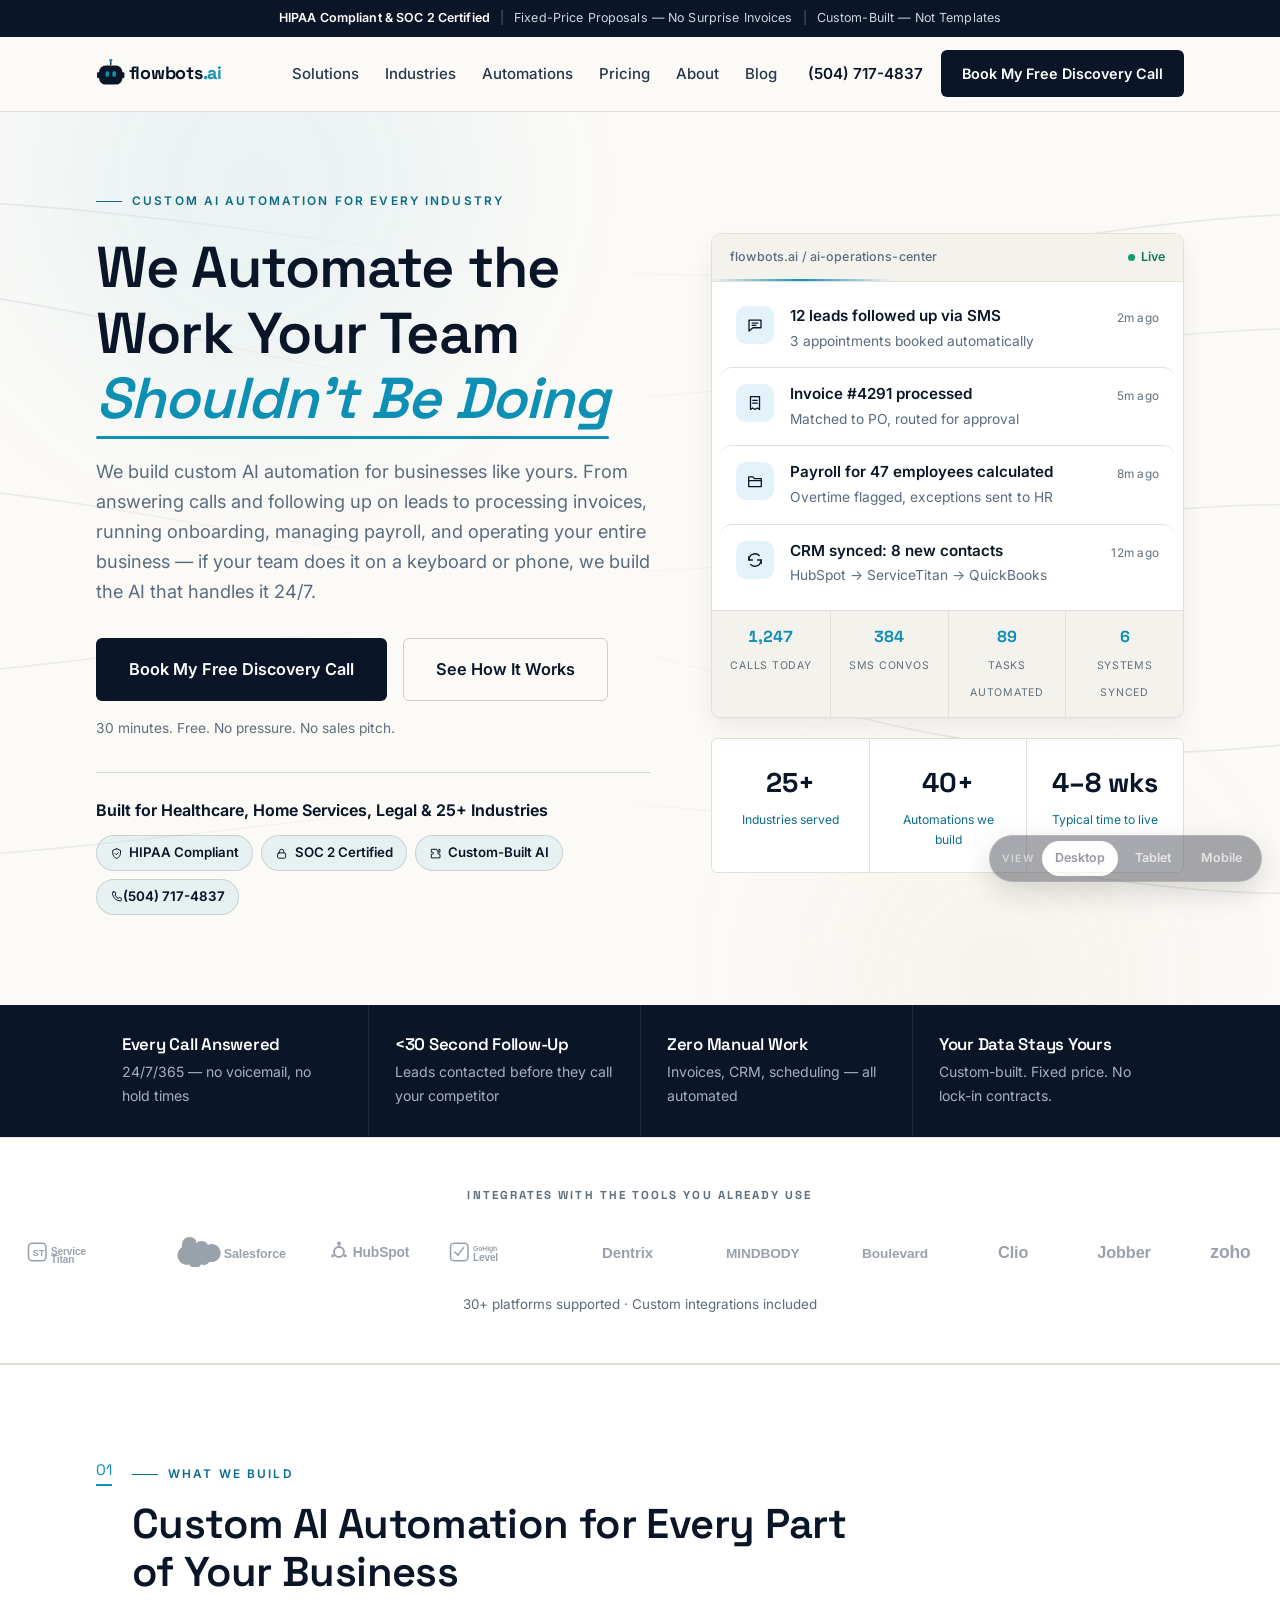
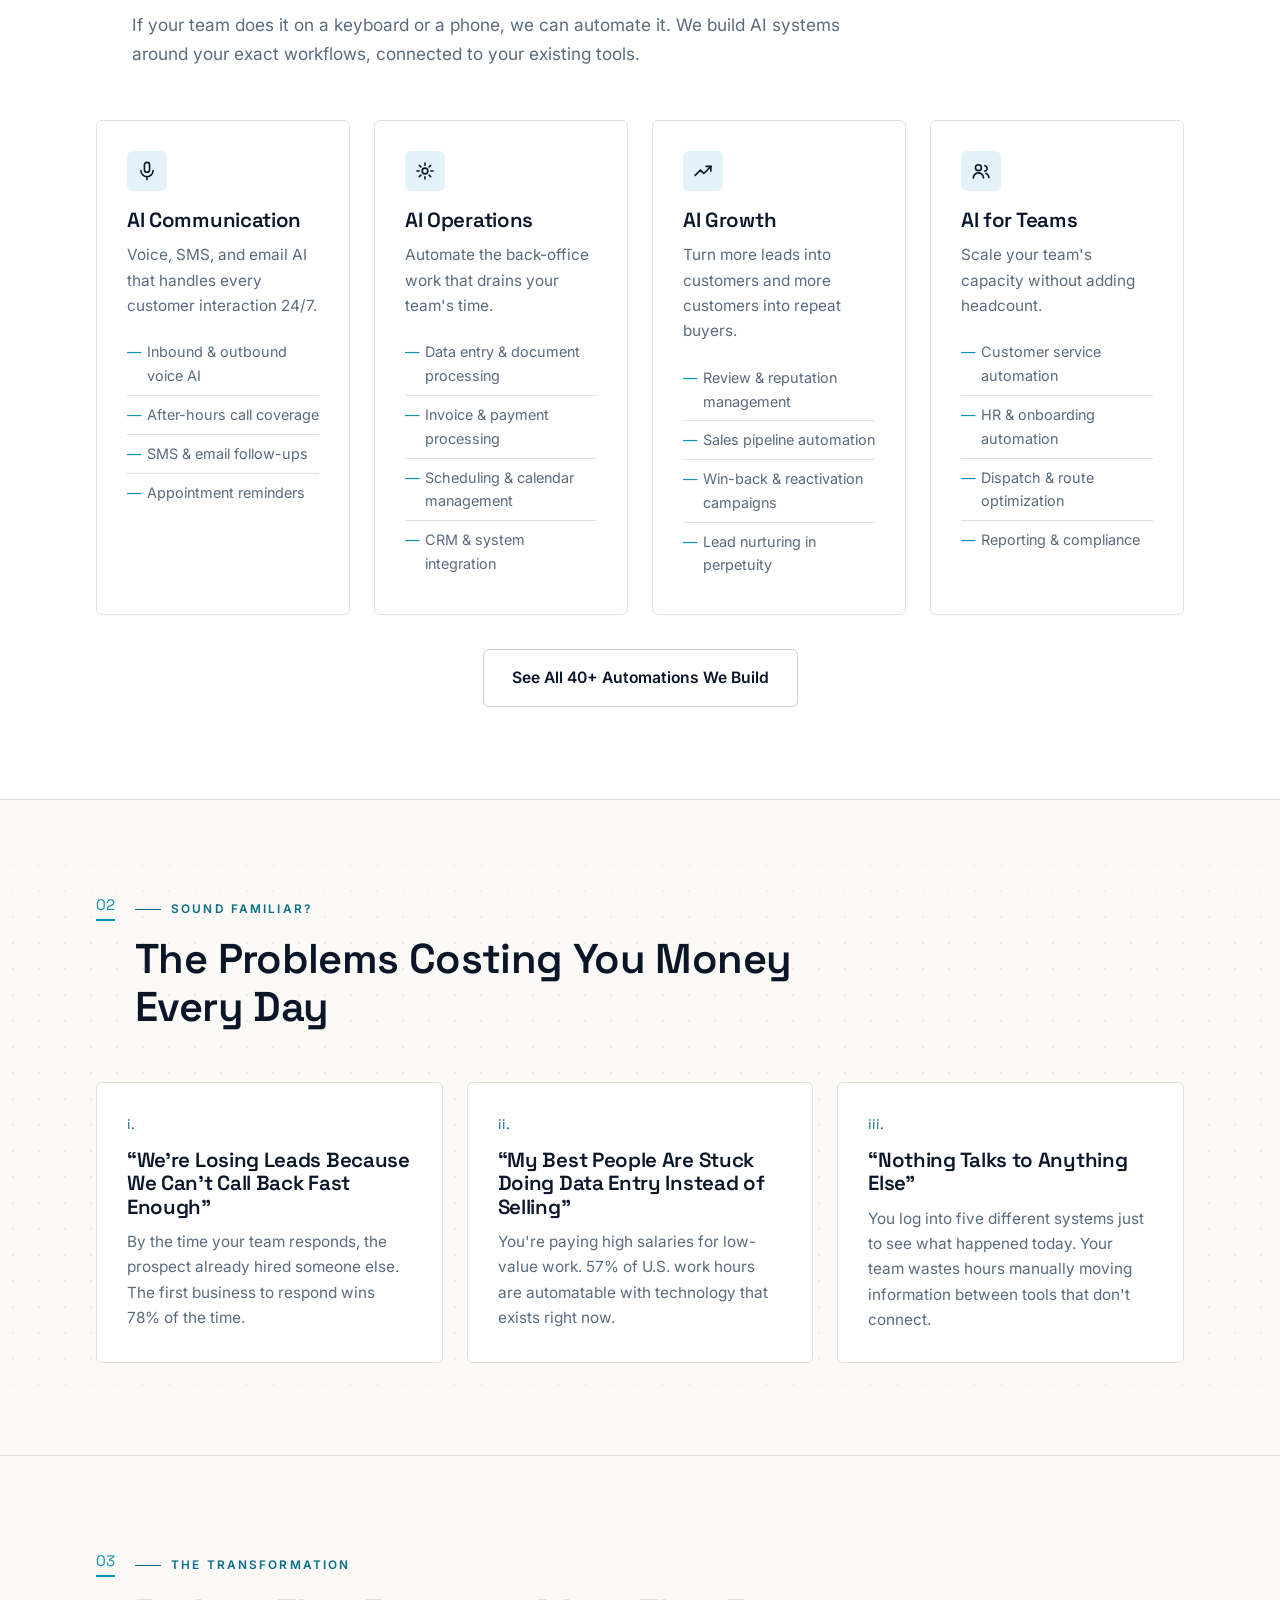
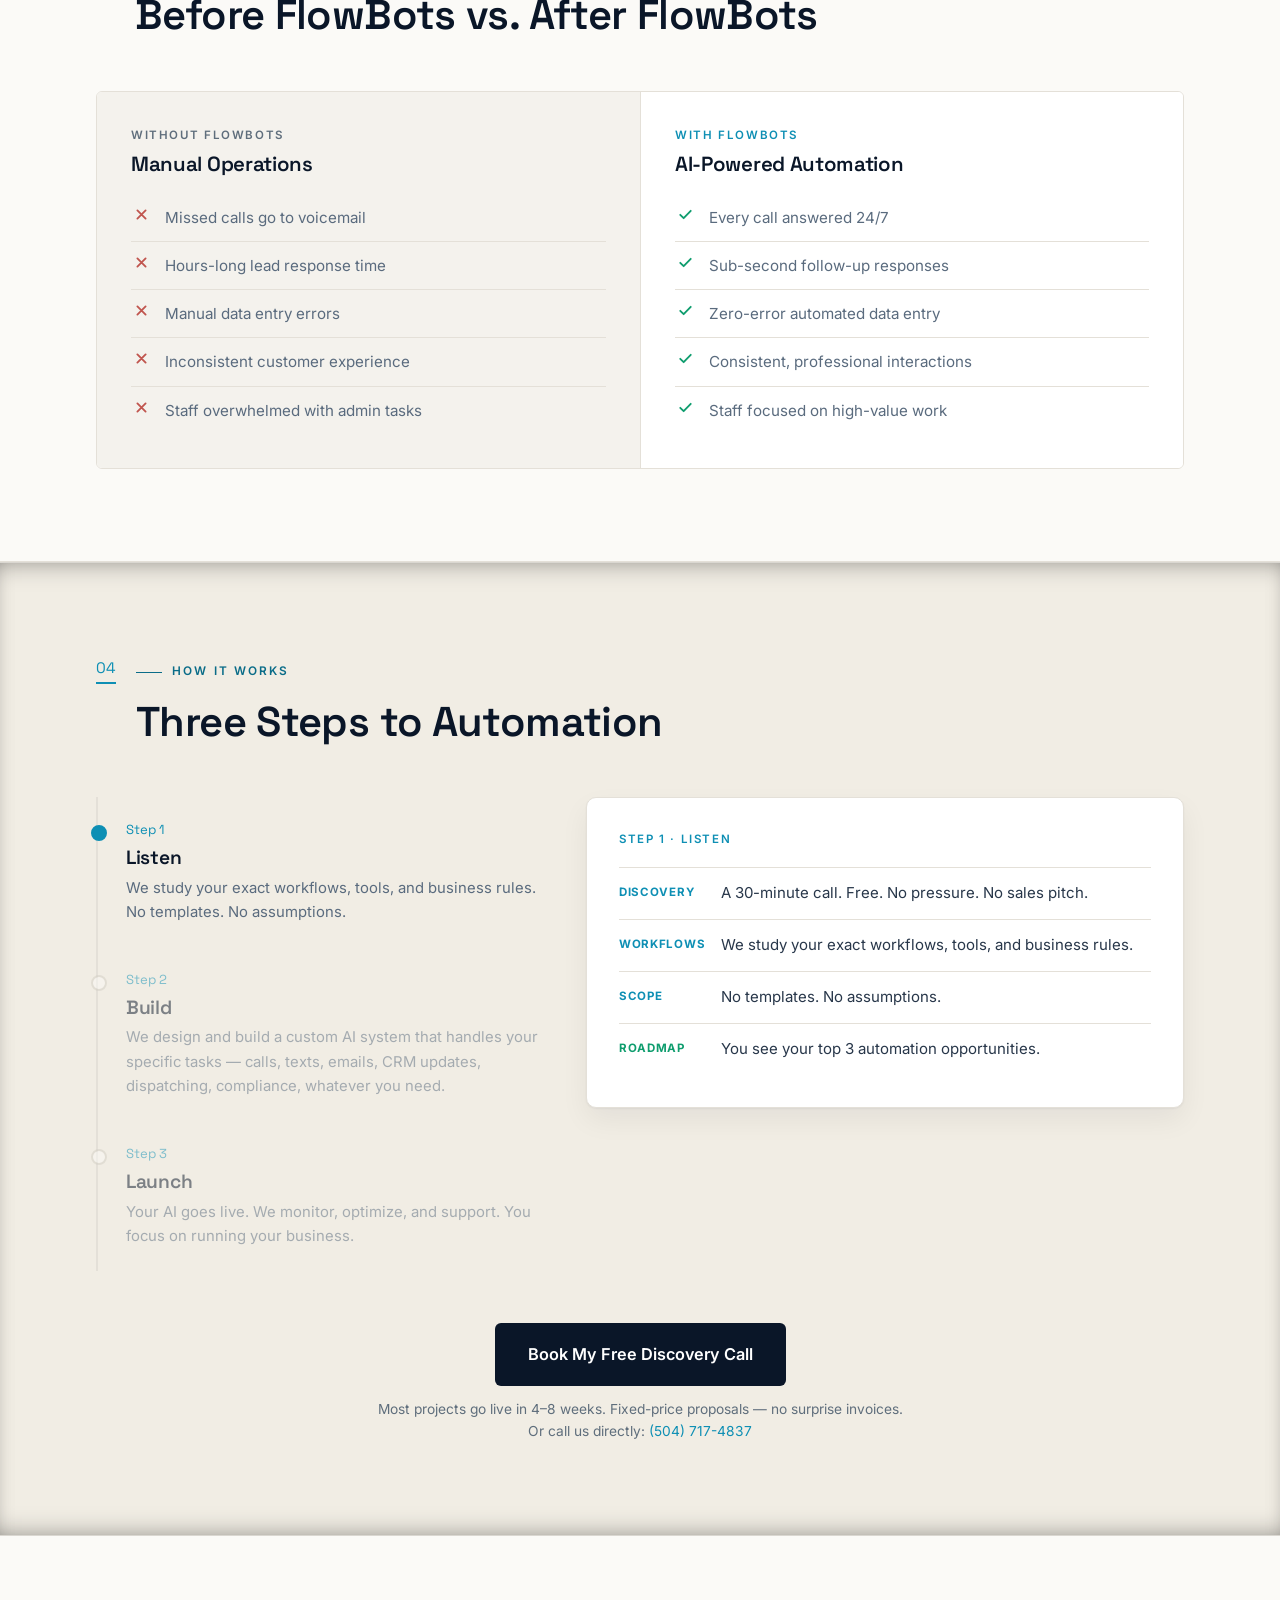
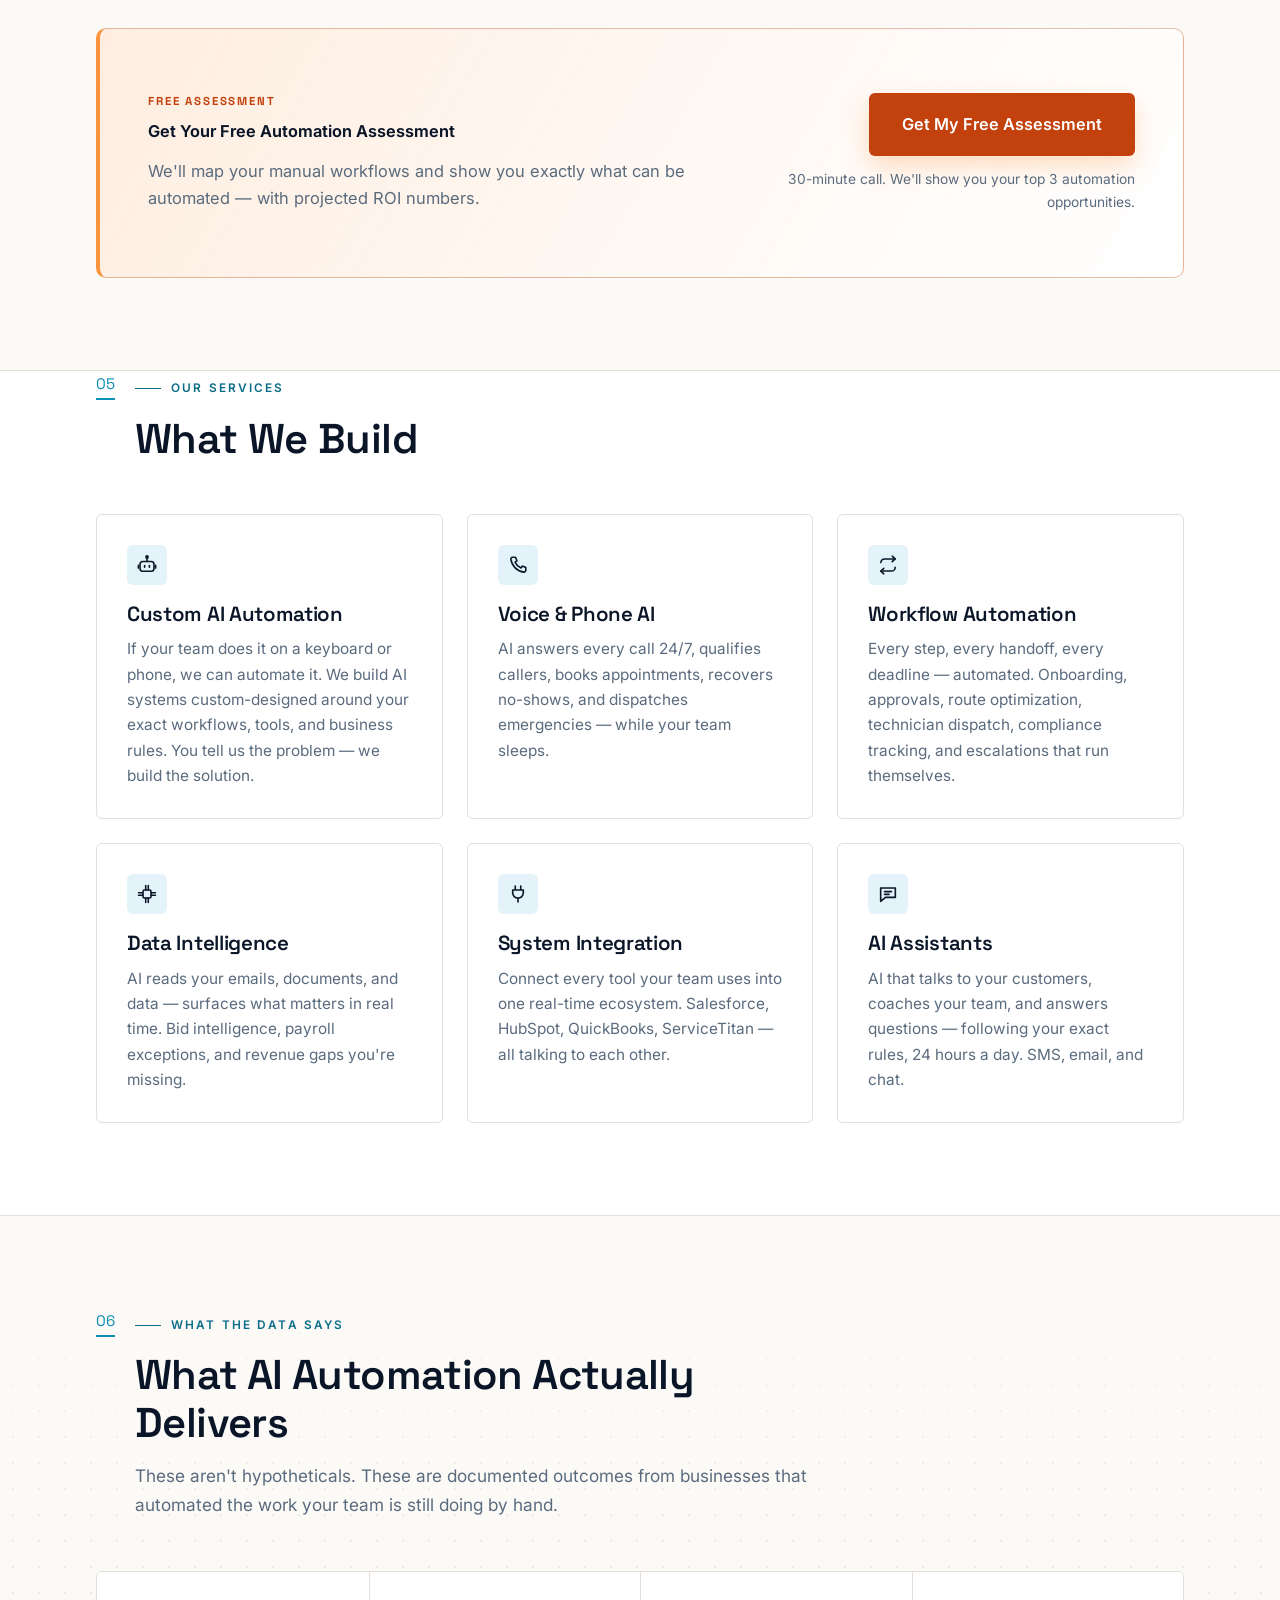
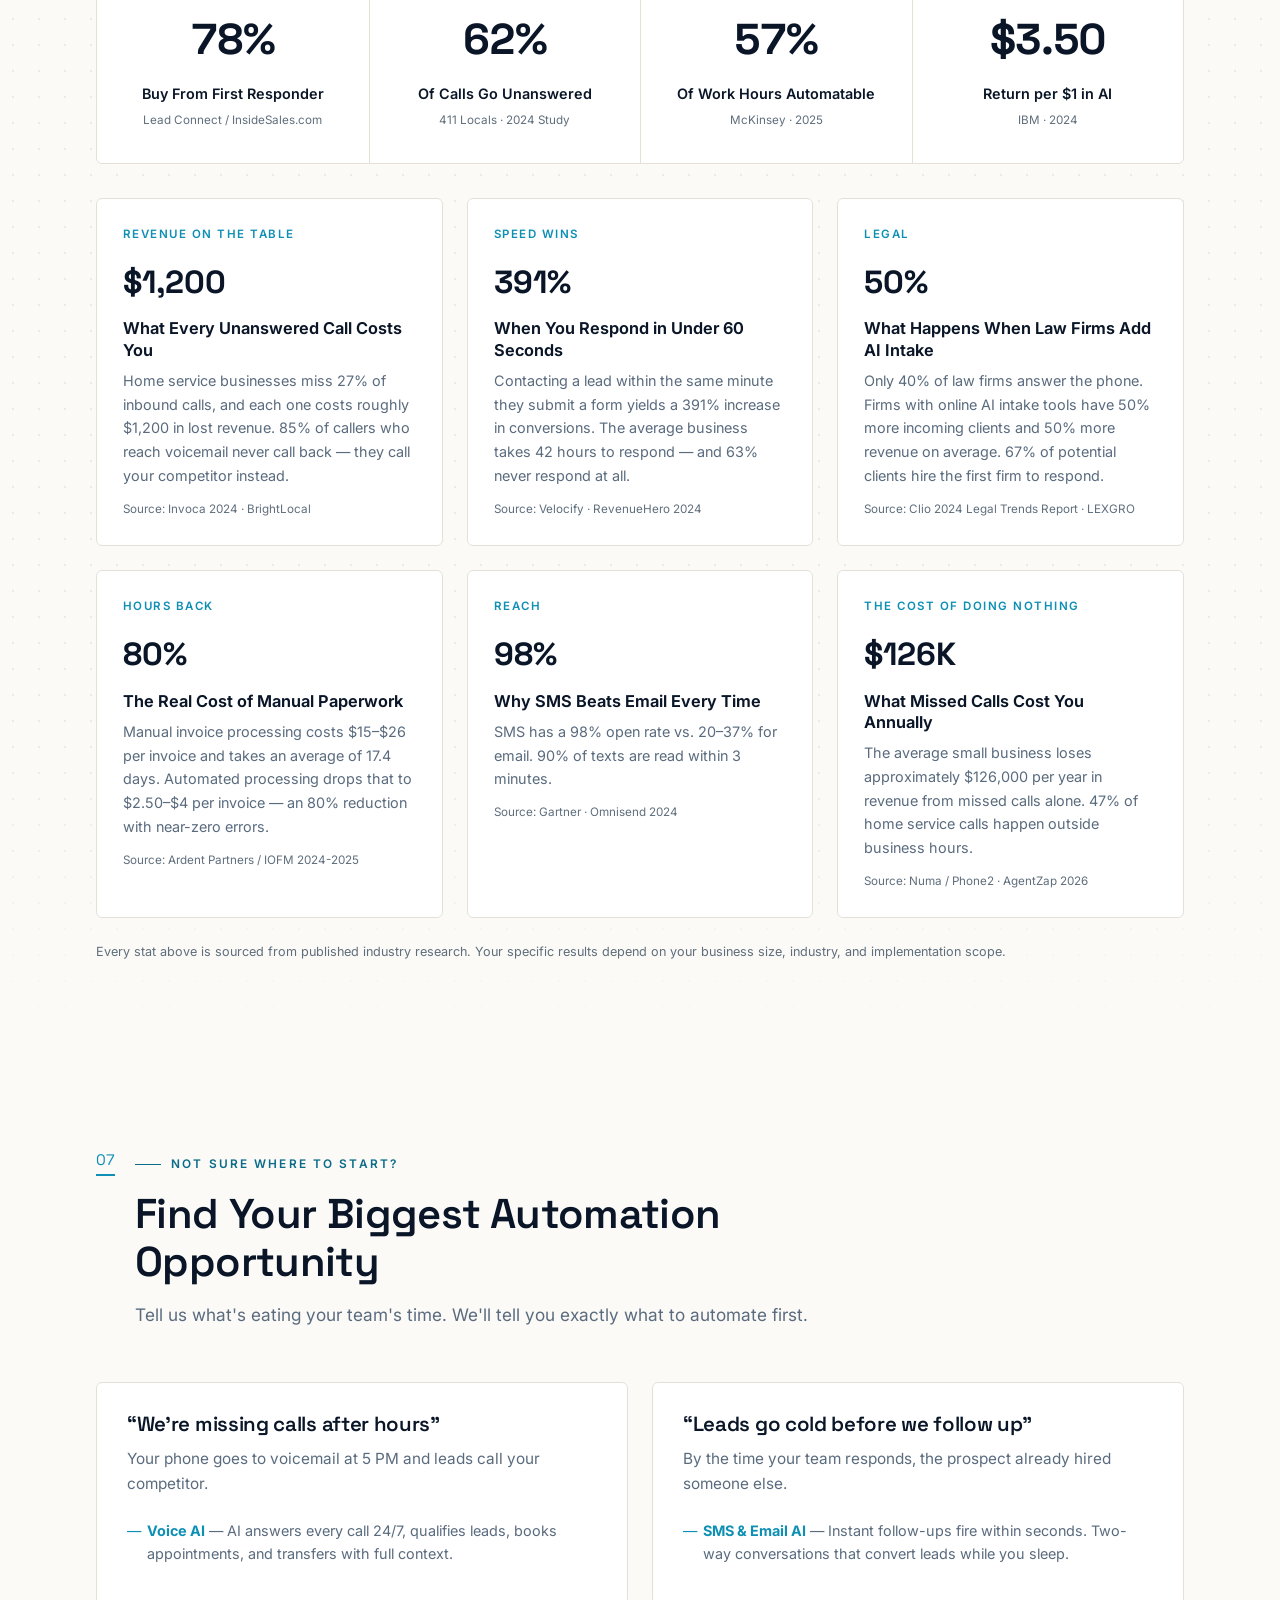
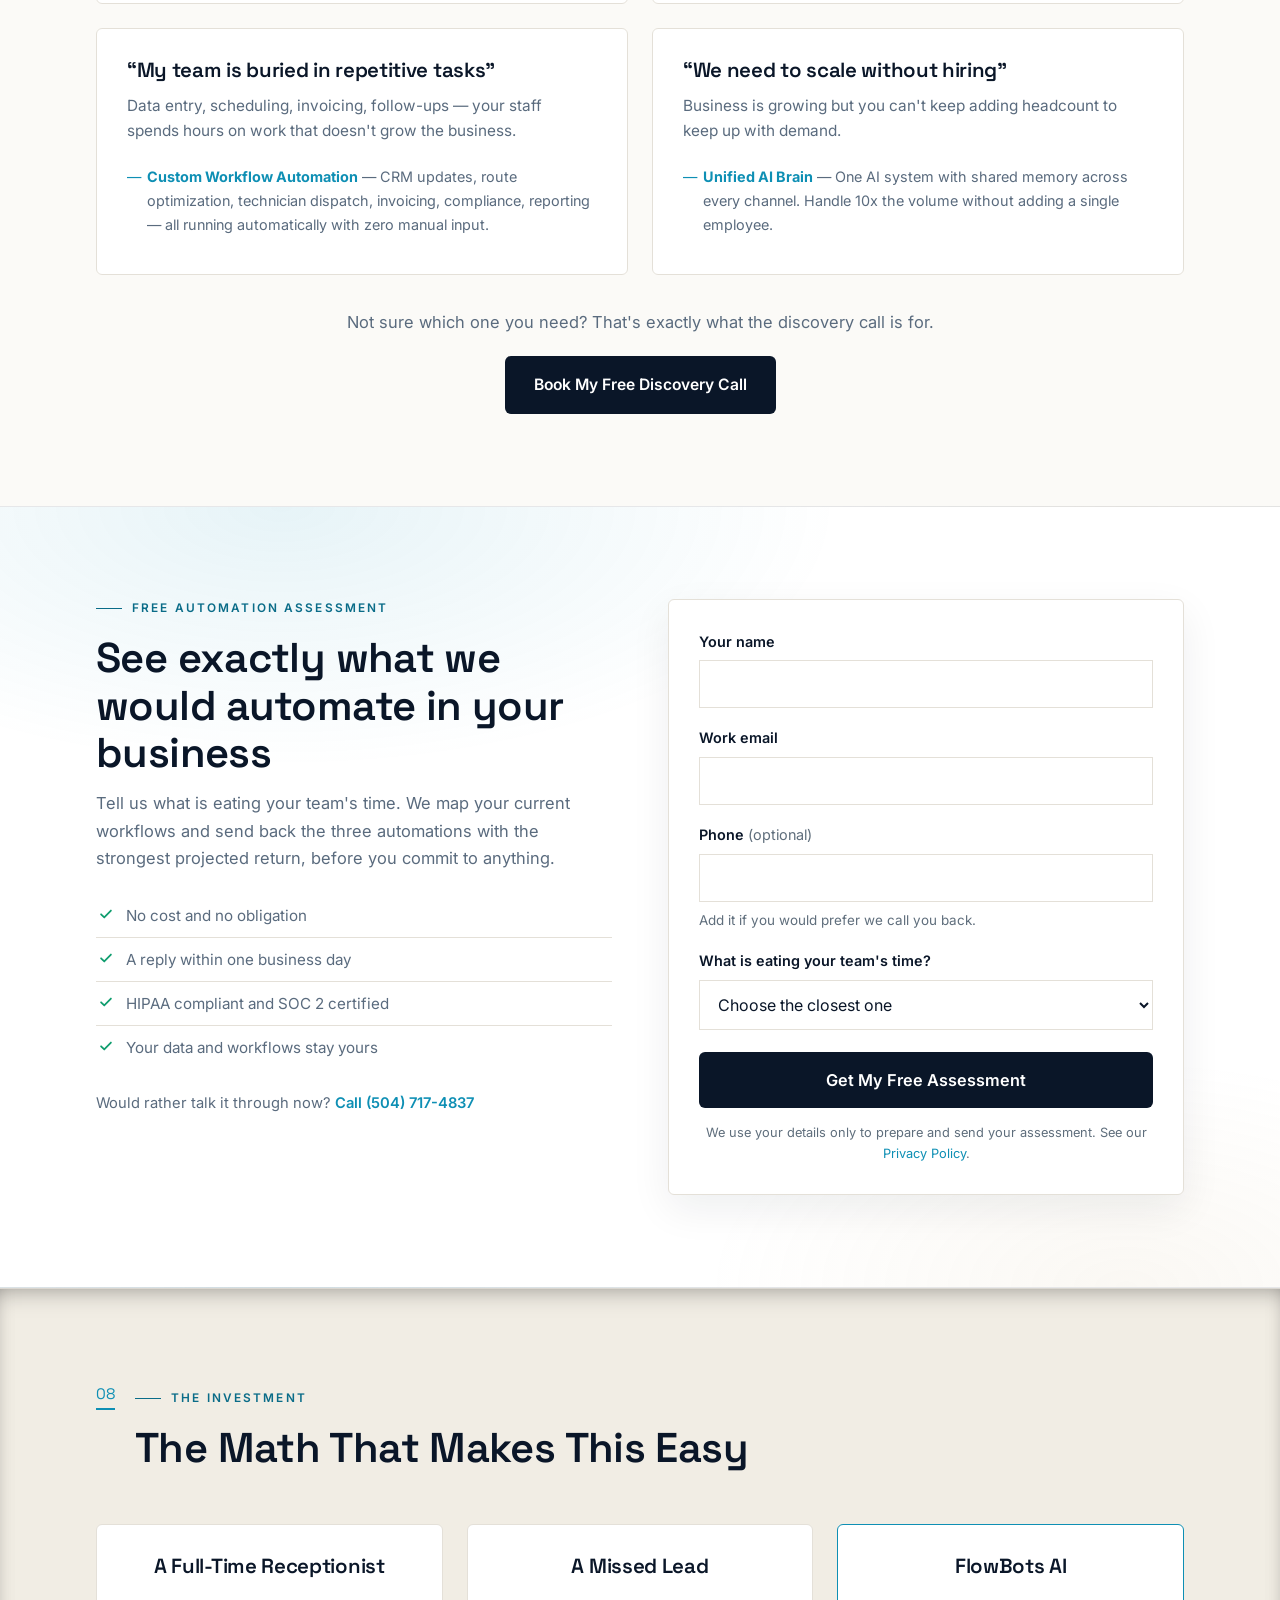
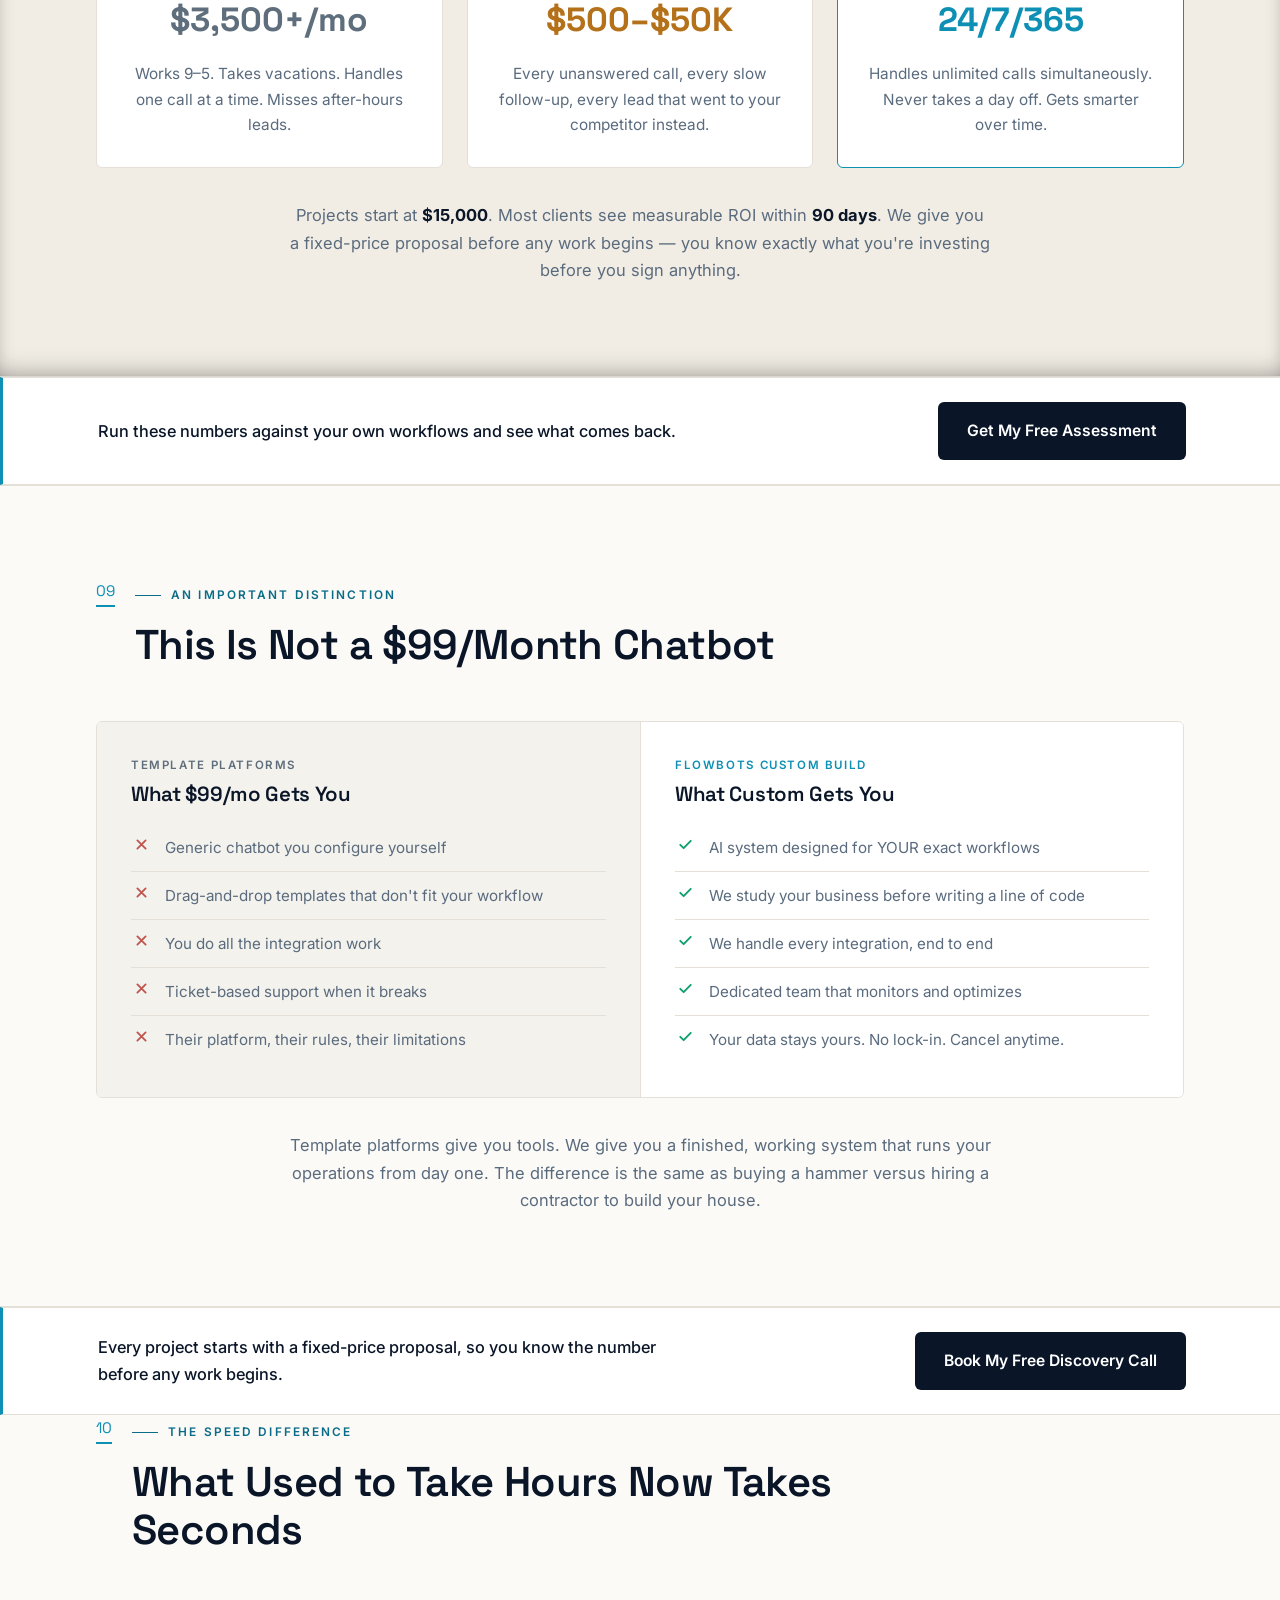
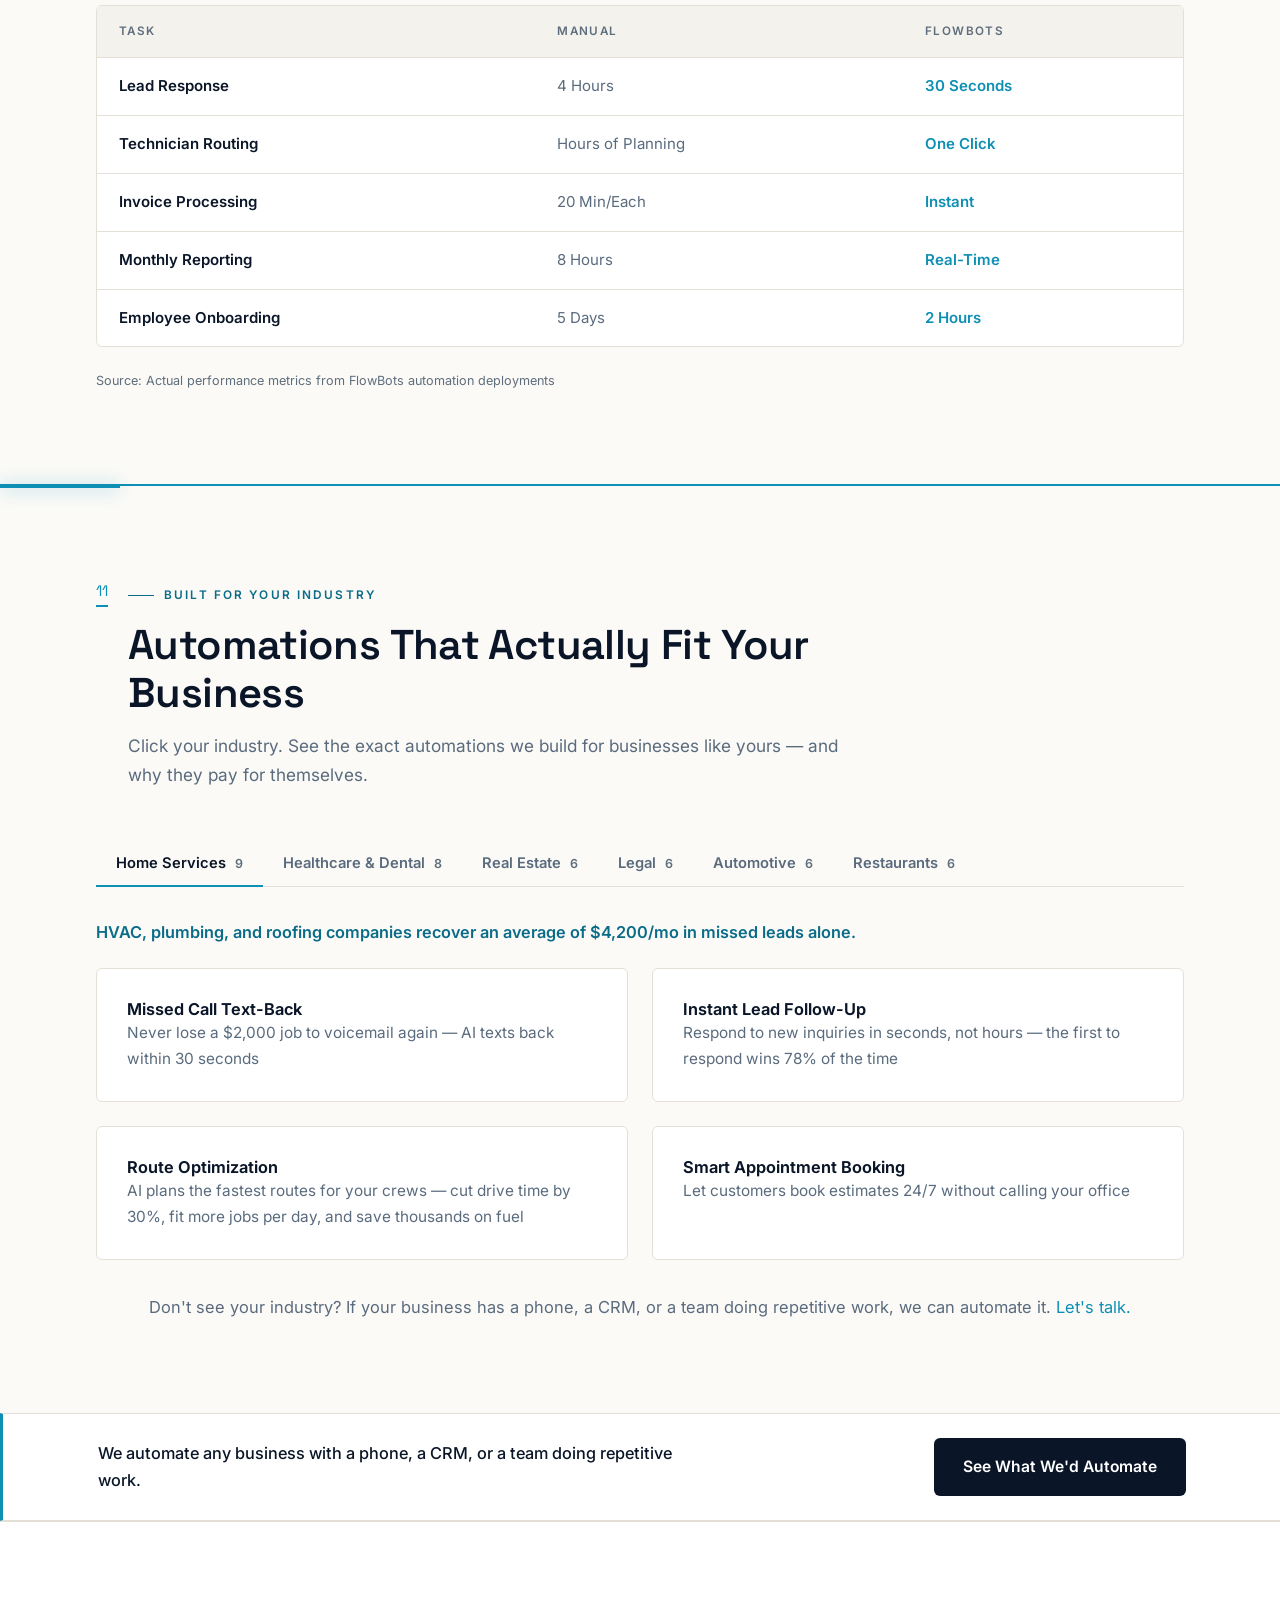
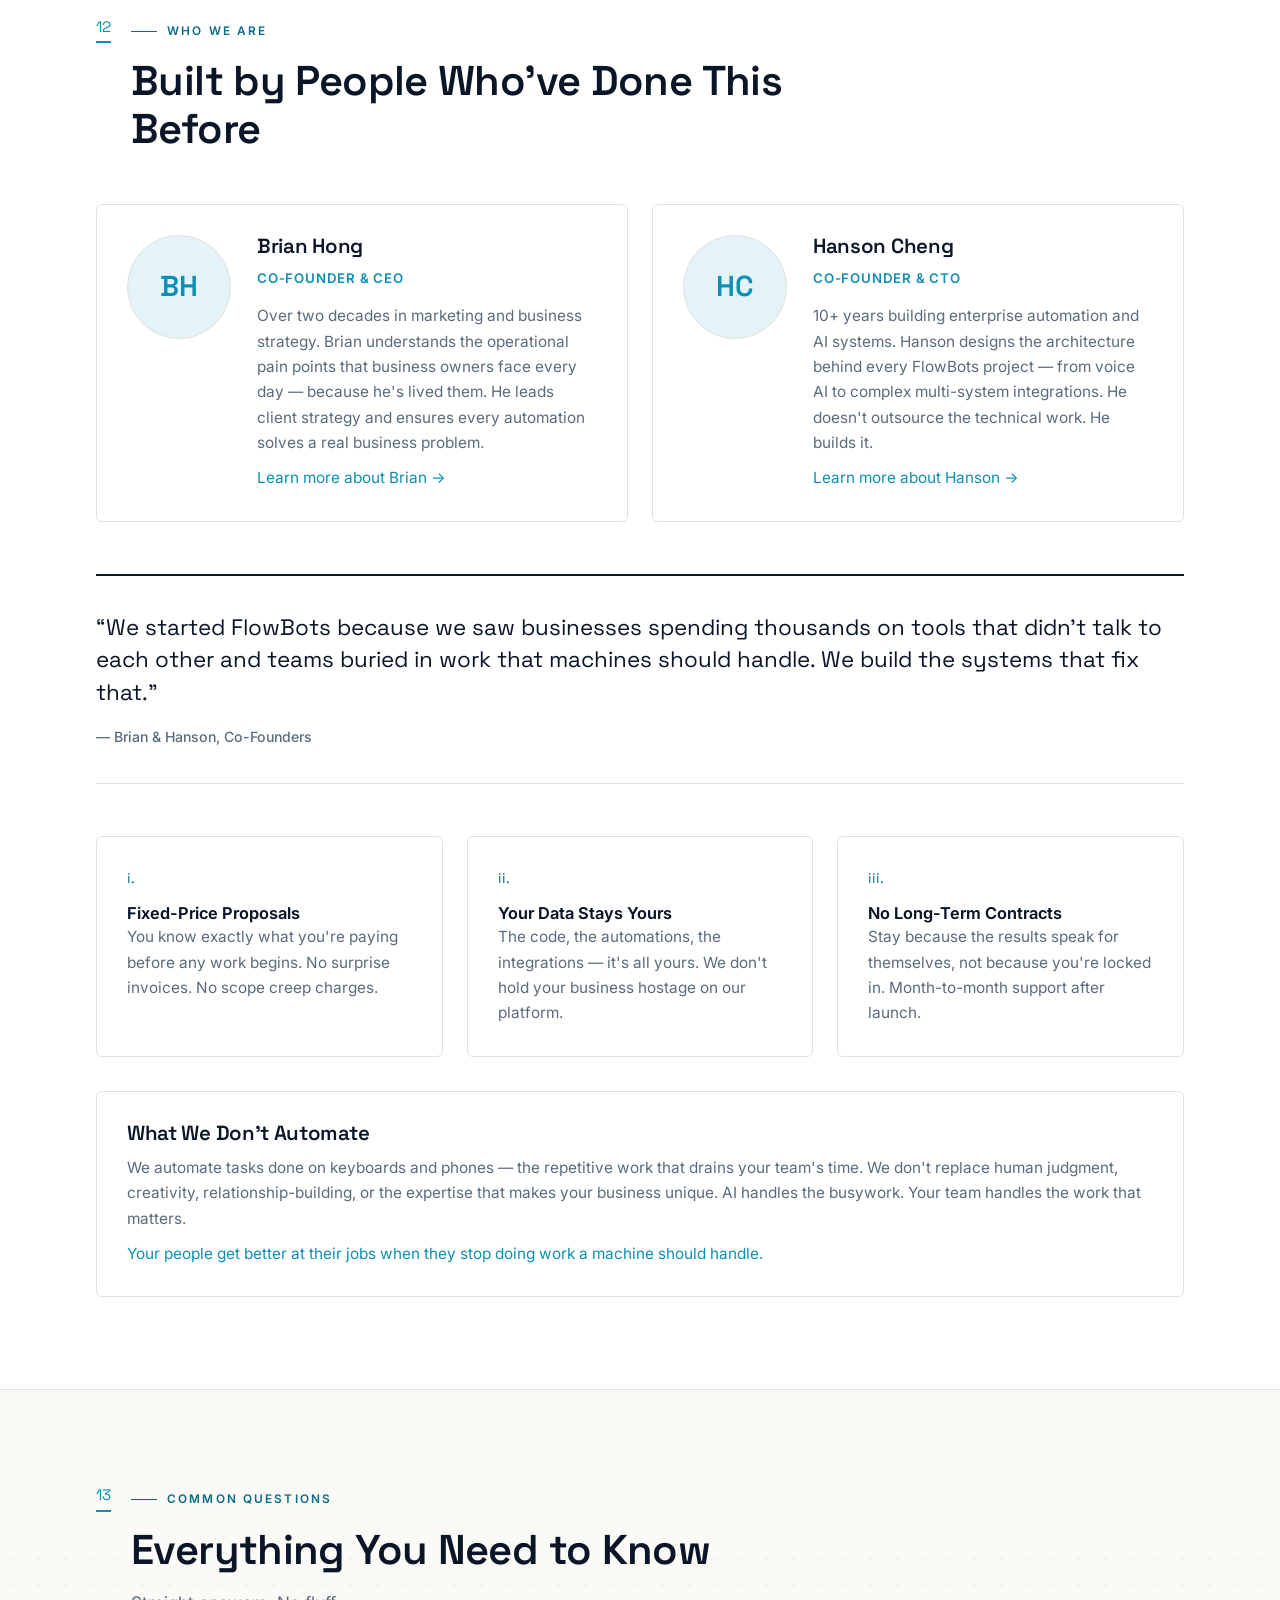
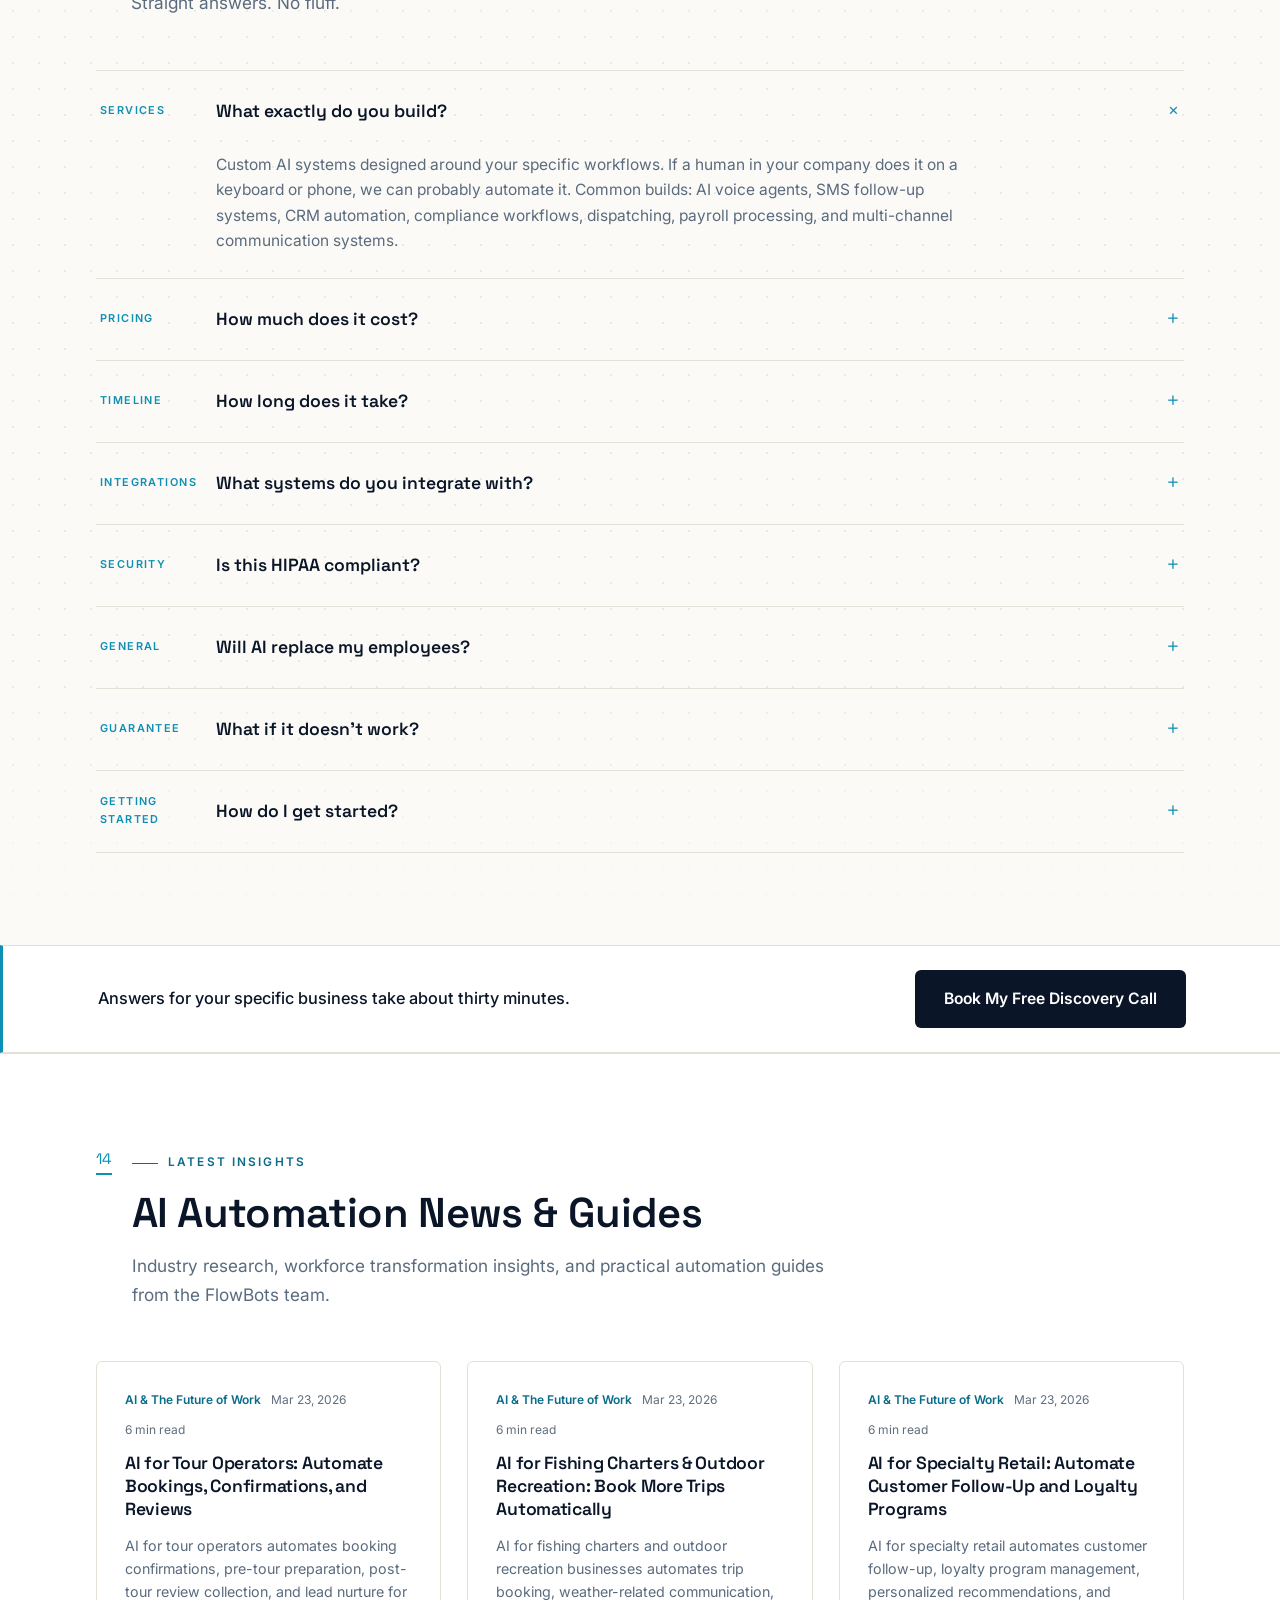
<file: index.html>
<!DOCTYPE html>
<html lang="en">
<head>
<meta charset="UTF-8">
<meta name="viewport" content="width=device-width, initial-scale=1.0">
<title>FlowBots.ai — Custom AI Automation for Your Business | Voice AI, SMS, Workflow Automation</title>
<meta name="description" content="We build custom AI automation for businesses like yours. Voice AI, SMS follow-up, workflow automation — if your team does it on a keyboard or phone, we build the AI that handles it 24/7.">
<link rel="preconnect" href="https://fonts.googleapis.com">
<link rel="preconnect" href="https://fonts.gstatic.com" crossorigin>
<link href="https://fonts.googleapis.com/css2?family=Space+Grotesk:wght@500;600;700&family=Inter:wght@400;500;600&display=swap" rel="stylesheet">
<link rel="stylesheet" href="style.css?v=28">
<script>/* These are the animated designs: motion is on unless a URL explicitly
   asks for ?motion=off. A production build should restore respect for
   prefers-reduced-motion; this is a review prototype. */
try{if(!/[?&]motion=off/.test(location.search))document.documentElement.classList.add('motion-on');}catch(e){}</script>
</head>
<body>
<svg class="icon-sprite" aria-hidden="true" focusable="false" style="position:absolute;width:0;height:0;overflow:hidden"><defs><symbol id="i-phone" viewBox="0 0 24 24"><path d="M6.2 3.5h3.1l1.5 3.9-2 1.4a12.4 12.4 0 0 0 6.4 6.4l1.4-2 3.9 1.5v3.1a2 2 0 0 1-2.2 2A16.6 16.6 0 0 1 4.2 5.7a2 2 0 0 1 2-2.2Z"/></symbol><symbol id="i-message" viewBox="0 0 24 24"><path d="M4 5.5h16v10.2H9.2L4 20V5.5Z"/><path d="M8.2 9.4h7.6M8.2 12.4h5"/></symbol><symbol id="i-shield" viewBox="0 0 24 24"><path d="M12 3.2 19 6v5.1c0 4.5-2.9 8-7 9.7-4.1-1.7-7-5.2-7-9.7V6l7-2.8Z"/><path d="M9.2 11.8 11.3 14l3.5-3.7"/></symbol><symbol id="i-plug" viewBox="0 0 24 24"><path d="M9 3.2v4.4M15 3.2v4.4M6.2 7.6h11.6v3.1a5.8 5.8 0 0 1-11.6 0V7.6ZM12 16.5v4.3"/></symbol><symbol id="i-gear" viewBox="0 0 24 24"><circle cx="12" cy="12" r="3.1"/><path d="M12 3.2v2.4M12 18.4v2.4M5.8 5.8l1.7 1.7M16.5 16.5l1.7 1.7M3.2 12h2.4M18.4 12h2.4M5.8 18.2l1.7-1.7M16.5 7.5l1.7-1.7"/></symbol><symbol id="i-chart" viewBox="0 0 24 24"><path d="M3.5 20.4h17"/><path d="M6.8 20.4v-6.2M11.4 20.4V7.6M16 20.4v-9.2"/></symbol><symbol id="i-sync" viewBox="0 0 24 24"><path d="M20.2 12a8.2 8.2 0 0 1-13.9 5.9M3.8 12A8.2 8.2 0 0 1 17.7 6.1"/><path d="M3.8 7.2V12h4.8M20.2 16.8V12h-4.8"/></symbol><symbol id="i-folder" viewBox="0 0 24 24"><path d="M3.6 6.4h5.6l2 2.4h9.2v10.8H3.6V6.4Z"/><path d="M3.6 11.6h16.8"/></symbol><symbol id="i-puzzle" viewBox="0 0 24 24"><path d="M9.4 4.2h5.2v2.3a1.7 1.7 0 1 0 3.4 0V4.2h1.8v5.2h-2.3a1.7 1.7 0 1 0 0 3.4h2.3v6.9H4.2v-6.9h2.3a1.7 1.7 0 1 0 0-3.4H4.2V4.2h5.2Z"/></symbol><symbol id="i-bolt" viewBox="0 0 24 24"><path d="M13.4 2.6 4.8 13.5h5.9l-1.1 7.9 8.6-10.9h-5.9l1.1-7.9Z"/></symbol><symbol id="i-lock" viewBox="0 0 24 24"><rect x="4.8" y="10.6" width="14.4" height="9.6" rx="2"/><path d="M8.2 10.6V7.9a3.8 3.8 0 0 1 7.6 0v2.7"/></symbol><symbol id="i-unlock" viewBox="0 0 24 24"><rect x="4.8" y="10.6" width="14.4" height="9.6" rx="2"/><path d="M8.2 10.6V7.9a3.8 3.8 0 0 1 7.1-1.9"/></symbol><symbol id="i-document" viewBox="0 0 24 24"><path d="M6.2 3.4h7.4l4.2 4.2v13H6.2V3.4Z"/><path d="M13.6 3.4v4.2h4.2M9.2 12.4h5.6M9.2 15.8h5.6"/></symbol><symbol id="i-flask" viewBox="0 0 24 24"><path d="M9.4 3.4v6.1L4.6 18a2 2 0 0 0 1.7 3h11.4a2 2 0 0 0 1.7-3l-4.8-8.5V3.4"/><path d="M8.2 3.4h7.6M7.4 14.2h9.2"/></symbol><symbol id="i-trending" viewBox="0 0 24 24"><path d="M3.4 16.8 9.2 11l3.7 3.7 7.7-7.7"/><path d="M15.4 7h5.2v5.2"/></symbol><symbol id="i-users" viewBox="0 0 24 24"><circle cx="9.2" cy="8.4" r="3.2"/><path d="M3.6 19.6a5.6 5.6 0 0 1 11.2 0"/><path d="M16.2 6.2a3 3 0 0 1 0 5.9M17.4 14.6a5 5 0 0 1 3.2 4.6"/></symbol><symbol id="i-bot" viewBox="0 0 24 24"><rect x="4.4" y="8.2" width="15.2" height="10.6" rx="3"/><path d="M12 4.2v4M9.4 12.6v1.8M14.6 12.6v1.8M2.6 12.4v3M21.4 12.4v3"/><circle cx="12" cy="3.2" r="1.2"/></symbol><symbol id="i-tools" viewBox="0 0 24 24"><path d="M14.8 6.4a3.8 3.8 0 0 0 5 5l-9.6 9.6a2.2 2.2 0 0 1-3.1-3.1l9.6-9.6a3.8 3.8 0 0 0-5-5"/></symbol><symbol id="i-receipt" viewBox="0 0 24 24"><path d="M6 3.4h12v17.2l-3-1.9-3 1.9-3-1.9-3 1.9V3.4Z"/><path d="M9 8.4h6M9 12.2h6"/></symbol><symbol id="i-star" viewBox="0 0 24 24"><path d="m12 3.4 2.7 5.5 6 .9-4.3 4.2 1 6-5.4-2.8-5.4 2.8 1-6L3.3 9.8l6-.9L12 3.4Z"/></symbol><symbol id="i-mic" viewBox="0 0 24 24"><rect x="9.2" y="2.6" width="5.6" height="10.8" rx="2.8"/><path d="M5.4 11.6a6.6 6.6 0 0 0 13.2 0M12 18.2v3.2"/></symbol><symbol id="i-repeat" viewBox="0 0 24 24"><path d="M4.2 9.4a4 4 0 0 1 4-4h11.6M19.8 14.6a4 4 0 0 1-4 4H4.2"/><path d="M16.6 2.4 19.8 5.4l-3.2 3M7.4 15.6 4.2 18.6l3.2 3"/></symbol><symbol id="i-cpu" viewBox="0 0 24 24"><rect x="7.6" y="7.6" width="8.8" height="8.8" rx="1.6"/><path d="M10.6 2.8v4.8M13.4 2.8v4.8M10.6 16.4v4.8M13.4 16.4v4.8M2.8 10.6h4.8M2.8 13.4h4.8M16.4 10.6h4.8M16.4 13.4h4.8"/></symbol><symbol id="i-calendar" viewBox="0 0 24 24"><rect x="3.8" y="5.4" width="16.4" height="15" rx="2"/><path d="M8.2 2.8v4.4M15.8 2.8v4.4M3.8 10.4h16.4"/></symbol><symbol id="i-card" viewBox="0 0 24 24"><rect x="2.8" y="5.2" width="18.4" height="13.6" rx="2.2"/><path d="M2.8 10h18.4M6.4 14.6h3.4"/></symbol><symbol id="i-ruler" viewBox="0 0 24 24"><path d="m3.4 15.4 12-12 5.2 5.2-12 12-5.2-5.2Z"/><path d="m7.4 11.4 2 2M10.6 8.2l2 2M13.8 5 15.8 7"/></symbol><symbol id="i-clock" viewBox="0 0 24 24"><circle cx="12" cy="12" r="8.6"/><path d="M12 6.8V12l3.4 2.2"/></symbol><symbol id="i-search" viewBox="0 0 24 24"><circle cx="10.8" cy="10.8" r="6.8"/><path d="m16 16 4.6 4.6"/></symbol><symbol id="i-graduation" viewBox="0 0 24 24"><path d="M2.8 8.6 12 4.2l9.2 4.4-9.2 4.4L2.8 8.6Z"/><path d="M6.6 10.6v5.2c0 1.6 2.4 2.9 5.4 2.9s5.4-1.3 5.4-2.9v-5.2M20.4 9v5.4"/></symbol><symbol id="i-target" viewBox="0 0 24 24"><circle cx="12" cy="12" r="8.4"/><circle cx="12" cy="12" r="4.6"/><circle cx="12" cy="12" r="1"/></symbol><symbol id="i-home" viewBox="0 0 24 24"><path d="M3.8 10.8 12 3.8l8.2 7v9.4H3.8v-9.4Z"/><path d="M9.4 20.2v-5.6h5.2v5.6"/></symbol><symbol id="i-health" viewBox="0 0 24 24"><path d="M6.2 3.2v5.4a4.6 4.6 0 0 0 9.2 0V3.2"/><path d="M4.4 3.2h3.6M13.6 3.2h3.6M10.8 13a5.4 5.4 0 0 0 5.4 5.2 3.6 3.6 0 0 0 3.6-3.6v-1.2"/><circle cx="19.8" cy="11.4" r="2"/></symbol><symbol id="i-building" viewBox="0 0 24 24"><path d="M4.2 20.6V8.2L12 3.4l7.8 4.8v12.4"/><path d="M3 20.6h18M8 11.4h2.4M13.6 11.4H16M8 15.4h2.4M13.6 15.4H16"/></symbol><symbol id="i-check" viewBox="0 0 24 24"><path d="m4.6 12.4 4.8 4.8 10-10.4"/></symbol><symbol id="i-x" viewBox="0 0 24 24"><path d="M6.2 6.2l11.6 11.6M17.8 6.2 6.2 17.8"/></symbol><symbol id="i-menu" viewBox="0 0 24 24"><path d="M3.8 7h16.4M3.8 12h16.4M3.8 17h16.4"/></symbol><symbol id="i-arrow-down" viewBox="0 0 24 24"><path d="M12 4.2v14.6M6.4 13.4 12 19l5.6-5.6"/></symbol><symbol id="i-mail" viewBox="0 0 24 24"><rect x="3.2" y="5.2" width="17.6" height="13.6" rx="2"/><path d="m3.8 6.6 8.2 6 8.2-6"/></symbol><symbol id="i-route" viewBox="0 0 24 24"><circle cx="6" cy="6" r="2.6"/><circle cx="18" cy="18" r="2.6"/><path d="M8.6 6h5.8a3.6 3.6 0 0 1 0 7.2H9.6a3.6 3.6 0 0 0 0 7.2h.4"/></symbol></defs></svg>

<div class="topbar">
  <b>HIPAA Compliant &amp; SOC 2 Certified</b><span class="sep">|</span><span class="hide-m">Fixed-Price Proposals — No Surprise Invoices</span><span class="sep hide-m">|</span><span class="hide-m">Custom-Built — Not Templates</span>
</div>

<header class="site-header">
  <div class="wrap nav">
    <a class="brand" href="index.html" aria-label="FlowBots.ai home">
      <svg xmlns="http://www.w3.org/2000/svg" width="200" height="38" viewBox="0 0 320 60" role="img" aria-label="flowbots.ai"><g transform="translate(2 4)"><path stroke="#0A1628" stroke-linecap="round" stroke-width="2.5" d="M26 0v8"/><circle cx="26" r="3" fill="#0E8FB4"/><rect width="44" height="36" x="4" y="10" fill="#0A1628" rx="12" ry="12"/><rect width="6" height="12" y="22" fill="#0A1628" rx="3" ry="3"/><rect width="6" height="12" x="46" y="22" fill="#0A1628" rx="3" ry="3"/><rect width="28" height="16" x="12" y="18" fill="#0a1628" rx="6" ry="6"/><rect width="7" height="10" x="16" y="21" fill="#0E8FB4" rx="3" ry="3"/><rect width="7" height="10" x="29" y="21" fill="#0E8FB4" rx="3" ry="3"/><path stroke="#0a1628" stroke-linecap="round" stroke-width="2" d="M19 40h14"/></g><text x="62" y="40" fill="#0A1628" font-family="'Space Grotesk','DM Sans',Arial,sans-serif" font-size="34" font-weight="700" letter-spacing="-.5">flowbots<tspan fill="#0E8FB4">.ai</tspan></text></svg>
    </a>
    <ul class="nav-links">
      <li><a href="solutions.html">Solutions</a></li>
      <li><a href="industries.html">Industries</a></li>
      <li><a href="automations.html">Automations</a></li>
      <li><a href="pricing.html">Pricing</a></li>
      <li><a href="about.html">About</a></li>
      <li><a href="blog.html">Blog</a></li>
    </ul>
    <div class="nav-cta">
      <a class="nav-phone" href="tel:+15047174837" data-track="tel-click">(504) 717-4837</a>
      <a class="btn btn-primary" href="https://www.flowbots.ai/book-call/" data-track="cta-book">Book My Free Discovery Call</a>
      <button class="nav-toggle" aria-expanded="false" aria-label="Open menu"><svg class="ico" aria-hidden="true"><use href="#i-menu"></use></svg></button>
    </div>
  </div>
  <nav class="mobile-menu" aria-label="Mobile">
    <a href="solutions.html">Solutions</a>
    <a href="industries.html">Industries</a>
    <a href="automations.html">Automations</a>
    <a href="pricing.html">Pricing</a>
    <a href="about.html">About</a>
    <a href="blog.html">Blog</a>
    <a href="tel:+15047174837" data-track="tel-click">(504) 717-4837</a>
  </nav>
</header>

<main>

<!-- ============ HERO ============ -->
<section class="hero">
  <div class="hero-fx" aria-hidden="true"><span class="fx-light fx-1"></span><span class="fx-light fx-2"></span><svg class="hero-flow" viewBox="0 0 1200 600" preserveAspectRatio="xMidYMid slice" aria-hidden="true"><path class="flow-line" pathLength="100" d="M-40 120 C 220 90, 380 210, 620 190 S 1000 120, 1260 160"/><path class="flow-line" pathLength="100" d="M-40 250 C 260 230, 420 340, 700 300 S 1030 250, 1260 285"/><path class="flow-line" pathLength="100" d="M-40 380 C 200 400, 430 300, 660 380 S 1020 430, 1260 390"/><path class="flow-line" pathLength="100" d="M-40 500 C 240 520, 470 430, 720 480 S 1040 540, 1260 500"/><path class="flow-line" pathLength="100" d="M-40 60  C 300 40, 520 140, 780 100 S 1060 60, 1260 90"/><path class="flow-pulse p1" pathLength="100" d="M-40 120 C 220 90, 380 210, 620 190 S 1000 120, 1260 160"/><path class="flow-pulse p2" pathLength="100" d="M-40 250 C 260 230, 420 340, 700 300 S 1030 250, 1260 285"/><path class="flow-pulse p3" pathLength="100" d="M-40 380 C 200 400, 430 300, 660 380 S 1020 430, 1260 390"/><path class="flow-pulse p4" pathLength="100" d="M-40 500 C 240 520, 470 430, 720 480 S 1040 540, 1260 500"/><path class="flow-pulse p5" pathLength="100" d="M-40 60  C 300 40, 520 140, 780 100 S 1060 60, 1260 90"/></svg></div>
  <div class="wrap hero-grid">
    <div class="hero-copy">
      <span class="eyebrow">Custom AI Automation for Every Industry</span>
      <h1>We Automate the Work Your Team <em class="mark">Shouldn't Be Doing</em></h1>
      <p class="lede">We build custom AI automation for businesses like yours. From answering calls and following up on leads to processing invoices, running onboarding, managing payroll, and operating your entire business — if your team does it on a keyboard or phone, we build the AI that handles it 24/7.</p>
      <div class="cta-row">
        <a class="btn btn-primary btn-lg" href="https://www.flowbots.ai/book-call/" data-track="cta-book">Book My Free Discovery Call</a>
        <a class="btn btn-ghost btn-lg" href="pricing.html">See How It Works</a>
      </div>
      <p class="micro">30 minutes. Free. No pressure. No sales pitch.</p>
      <p class="hero-meta"><b>Built for Healthcare, Home Services, Legal &amp; 25+ Industries</b><span class="trust-chips"><span><svg class="ico" aria-hidden="true"><use href="#i-shield"></use></svg>HIPAA Compliant</span><span><svg class="ico" aria-hidden="true"><use href="#i-lock"></use></svg>SOC 2 Certified</span><span><svg class="ico" aria-hidden="true"><use href="#i-puzzle"></use></svg>Custom-Built AI</span><span><a href="tel:+15047174837" data-track="tel-click"><svg class="ico" aria-hidden="true"><use href="#i-phone"></use></svg>(504) 717-4837</a></span></span></p>
    </div>

    <div>
      <div class="console" aria-label="Live AI operations feed (illustrative)">
        <div class="console-bar">
          <span class="addr">flowbots.ai / ai-operations-center</span>
          <span class="live-flag">Live</span>
        </div>
        <div class="feed" data-feed>
          <div class="feed-item"><div class="feed-icon"><svg class="ico" aria-hidden="true"><use href="#i-phone"></use></svg></div><div><b>After-hours call answered</b><span>Appointment booked for Wed 2 PM</span></div><time>Just now</time></div>
          <div class="feed-item"><div class="feed-icon"><svg class="ico" aria-hidden="true"><use href="#i-message"></use></svg></div><div><b>12 leads followed up via SMS</b><span>3 appointments booked automatically</span></div><time>2m ago</time></div>
          <div class="feed-item"><div class="feed-icon"><svg class="ico" aria-hidden="true"><use href="#i-receipt"></use></svg></div><div><b>Invoice #4291 processed</b><span>Matched to PO, routed for approval</span></div><time>5m ago</time></div>
          <div class="feed-item"><div class="feed-icon"><svg class="ico" aria-hidden="true"><use href="#i-folder"></use></svg></div><div><b>Payroll for 47 employees calculated</b><span>Overtime flagged, exceptions sent to HR</span></div><time>8m ago</time></div>
          <div class="feed-item"><div class="feed-icon"><svg class="ico" aria-hidden="true"><use href="#i-sync"></use></svg></div><div><b>CRM synced: 8 new contacts</b><span>HubSpot → ServiceTitan → QuickBooks</span></div><time>12m ago</time></div>
          <div class="feed-item"><div class="feed-icon"><svg class="ico" aria-hidden="true"><use href="#i-star"></use></svg></div><div><b>47 review requests sent</b><span>Post-service emails · 12 new 5-star reviews</span></div><time>15m ago</time></div>
        </div>
        <div class="console-foot">
          <div><b class="countup" data-target="1247">0</b><span>Calls today</span></div>
          <div><b class="countup" data-target="384">0</b><span>SMS convos</span></div>
          <div><b class="countup" data-target="89">0</b><span>Tasks automated</span></div>
          <div><b class="countup" data-target="6">0</b><span>Systems synced</span></div>
        </div>
      </div>

      <div class="rail mt-2">
        <div><b>25+</b><span>Industries served</span></div>
        <div><b>40+</b><span>Automations we build</span></div>
        <div><b>4–8 wks</b><span>Typical time to live</span></div>
      </div>
    </div>
  </div>
</section>

<!-- ============ VALUE STRIP ============ -->
<div class="value-strip">
  <div class="wrap value-grid">
    <div class="value-cell"><h3>Every Call Answered</h3><p>24/7/365 — no voicemail, no hold times</p></div>
    <div class="value-cell"><h3>&lt;30 Second Follow-Up</h3><p>Leads contacted before they call your competitor</p></div>
    <div class="value-cell"><h3>Zero Manual Work</h3><p>Invoices, CRM, scheduling — all automated</p></div>
    <div class="value-cell"><h3>Your Data Stays Yours</h3><p>Custom-built. Fixed price. No lock-in contracts.</p></div>
  </div>

</div>

<!-- ============ INTEGRATIONS ============ -->
<div class="integrations">
  <div class="wrap">
    <p class="int-title">Integrates with the tools you already use</p>
    <ul class="int-marks">
      <li><svg class="int-logo" role="img" aria-label="ServiceTitan" width="125" height="30" xmlns="http://www.w3.org/2000/svg" viewBox="0 0 200 48" fill="currentColor"><rect width="28" height="28" x="4" y="10" fill="none" stroke="currentColor" stroke-width="2.5" rx="6"/><text x="10.5" y="31" font-family="Arial,sans-serif" font-size="15" font-weight="700">ST</text><text x="40" y="28" font-family="Arial,sans-serif" font-size="16" font-weight="700">Service</text><text x="40" y="42" font-family="Arial,sans-serif" font-size="16" font-weight="700">Titan</text></svg></li>
      <li><svg class="int-logo" role="img" aria-label="Salesforce" width="125" height="30" xmlns="http://www.w3.org/2000/svg" viewBox="0 0 200 48" fill="currentColor"><path d="M33.8 10.2c2.2-2.3 5.3-3.7 8.6-3.7 4.3 0 8.1 2.3 10.2 5.7 1.8-.8 3.8-1.2 5.9-1.2 8.1 0 14.6 6.5 14.6 14.5S66.6 40 58.5 40c-1.1 0-2.2-.1-3.2-.4-1.9 3-5.2 5-9 5-1.5 0-3-.3-4.3-.9-1.9 3.5-5.6 5.9-9.8 5.9-4.1 0-7.7-2.2-9.6-5.5-1 .2-2 .3-3.1.3C11 44.4 4 37.5 4 29c0-5.6 3-10.5 7.5-13.2-.3-1.1-.5-2.3-.5-3.5C11 5.5 16.6 0 23.5 0c4.5 0 8.4 2.3 10.3 6z"/><text x="78" y="33" font-family="Arial,sans-serif" font-size="20" font-weight="700">Salesforce</text></svg></li>
      <li><svg class="int-logo" role="img" aria-label="HubSpot" width="100" height="30" xmlns="http://www.w3.org/2000/svg" viewBox="0 0 160 48" fill="currentColor"><circle cx="24" cy="24" r="8" fill="none" stroke="currentColor" stroke-width="3"/><circle cx="24" cy="10" r="3"/><path stroke="currentColor" stroke-width="3" d="M24 13v3"/><circle cx="34" cy="30" r="2.5"/><circle cx="14" cy="30" r="2.5"/><text x="46" y="32" font-family="Arial,sans-serif" font-size="22" font-weight="700">HubSpot</text></svg></li>
      <li><svg class="int-logo" role="img" aria-label="GoHighLevel" width="125" height="30" xmlns="http://www.w3.org/2000/svg" viewBox="0 0 200 48" fill="currentColor"><rect width="28" height="28" x="4" y="10" fill="none" stroke="currentColor" stroke-width="2.5" rx="6"/><path fill="none" stroke="currentColor" stroke-linecap="round" stroke-linejoin="round" stroke-width="2.5" d="m11 24 5 5 9-12"/><text x="40" y="22" font-family="Arial,sans-serif" font-size="11" font-weight="700">GoHigh</text><text x="40" y="38" font-family="Arial,sans-serif" font-size="16" font-weight="700">Level</text></svg></li>
      <li><svg class="int-logo" role="img" aria-label="Dentrix" width="100" height="30" xmlns="http://www.w3.org/2000/svg" viewBox="0 0 160 48"><text x="8" y="33" fill="currentColor" font-family="'Arial',sans-serif" font-size="24" font-weight="700">Dentrix</text></svg></li>
      <li><svg class="int-logo" role="img" aria-label="Mindbody" width="112" height="30" xmlns="http://www.w3.org/2000/svg" viewBox="0 0 180 48"><text x="8" y="33" fill="currentColor" font-family="'Arial',sans-serif" font-size="22" font-weight="700">MINDBODY</text></svg></li>
      <li><svg class="int-logo" role="img" aria-label="Boulevard" width="112" height="30" xmlns="http://www.w3.org/2000/svg" viewBox="0 0 180 48"><text x="8" y="33" fill="currentColor" font-family="'Arial',sans-serif" font-size="22" font-weight="700">Boulevard</text></svg></li>
      <li><svg class="int-logo" role="img" aria-label="Clio" width="75" height="30" xmlns="http://www.w3.org/2000/svg" viewBox="0 0 120 48"><text x="8" y="34" fill="currentColor" font-family="'Arial',sans-serif" font-size="26" font-weight="700">Clio</text></svg></li>
      <li><svg class="int-logo" role="img" aria-label="Jobber" width="88" height="30" xmlns="http://www.w3.org/2000/svg" viewBox="0 0 140 48"><text x="8" y="34" fill="currentColor" font-family="'Arial',sans-serif" font-size="26" font-weight="700">Jobber</text></svg></li>
      <li><svg class="int-logo" role="img" aria-label="Zoho" width="75" height="30" xmlns="http://www.w3.org/2000/svg" viewBox="0 0 120 48" fill="currentColor"><text x="10" y="34" font-family="Arial,sans-serif" font-size="28" font-weight="700">zoho</text></svg></li>
    </ul>
    <p class="int-note">30+ platforms supported · Custom integrations included</p>
  </div>
</div>

<!-- ============ 01 · WHAT WE BUILD ============ -->
<section class="sec-panel">
  <div class="wrap">
    <div class="num-head reveal">
      <span class="n">01</span>
      <div class="section-head" style="margin-bottom:0">
        <span class="eyebrow">What We Build</span>
        <h2>Custom AI Automation for Every Part of Your Business</h2>
        <p>If your team does it on a keyboard or a phone, we can automate it. We build AI systems around your exact workflows, connected to your existing tools.</p>
      </div>
    </div>
    <div class="grid-4">
      <div class="card reveal">
        <div class="card-icon"><svg class="ico" aria-hidden="true"><use href="#i-mic"></use></svg></div>
        <h3>AI Communication</h3>
        <p>Voice, SMS, and email AI that handles every customer interaction 24/7.</p>
        <ul><li>Inbound &amp; outbound voice AI</li><li>After-hours call coverage</li><li>SMS &amp; email follow-ups</li><li>Appointment reminders</li></ul>
      </div>
      <div class="card reveal">
        <div class="card-icon"><svg class="ico" aria-hidden="true"><use href="#i-gear"></use></svg></div>
        <h3>AI Operations</h3>
        <p>Automate the back-office work that drains your team's time.</p>
        <ul><li>Data entry &amp; document processing</li><li>Invoice &amp; payment processing</li><li>Scheduling &amp; calendar management</li><li>CRM &amp; system integration</li></ul>
      </div>
      <div class="card reveal">
        <div class="card-icon"><svg class="ico" aria-hidden="true"><use href="#i-trending"></use></svg></div>
        <h3>AI Growth</h3>
        <p>Turn more leads into customers and more customers into repeat buyers.</p>
        <ul><li>Review &amp; reputation management</li><li>Sales pipeline automation</li><li>Win-back &amp; reactivation campaigns</li><li>Lead nurturing in perpetuity</li></ul>
      </div>
      <div class="card reveal">
        <div class="card-icon"><svg class="ico" aria-hidden="true"><use href="#i-users"></use></svg></div>
        <h3>AI for Teams</h3>
        <p>Scale your team's capacity without adding headcount.</p>
        <ul><li>Customer service automation</li><li>HR &amp; onboarding automation</li><li>Dispatch &amp; route optimization</li><li>Reporting &amp; compliance</li></ul>
      </div>
    </div>
    <p class="center mt-3 reveal"><a class="btn btn-ghost" href="automations.html">See All 40+ Automations We Build</a></p>
  </div>
</section>

<!-- ============ 02 · SOUND FAMILIAR ============ -->
<section class="sec-grid">
  <div class="wrap">
    <div class="num-head reveal">
      <span class="n">02</span>
      <div class="section-head" style="margin-bottom:0">
        <span class="eyebrow">Sound Familiar?</span>
        <h2>The Problems Costing You Money Every Day</h2>
      </div>
    </div>
    <div class="grid-3">
      <div class="card reveal">
        <span class="card-num">i.</span>
        <h3>“We're Losing Leads Because We Can't Call Back Fast Enough”</h3>
        <p>By the time your team responds, the prospect already hired someone else. The first business to respond wins 78% of the time.</p>
      </div>
      <div class="card reveal">
        <span class="card-num">ii.</span>
        <h3>“My Best People Are Stuck Doing Data Entry Instead of Selling”</h3>
        <p>You're paying high salaries for low-value work. 57% of U.S. work hours are automatable with technology that exists right now.</p>
      </div>
      <div class="card reveal">
        <span class="card-num">iii.</span>
        <h3>“Nothing Talks to Anything Else”</h3>
        <p>You log into five different systems just to see what happened today. Your team wastes hours manually moving information between tools that don't connect.</p>
      </div>
    </div>
  </div>
</section>

<!-- ============ 03 · BEFORE / AFTER ============ -->
<section class="sec-wash">
  <div class="wrap">
    <div class="num-head reveal">
      <span class="n">03</span>
      <div class="section-head" style="margin-bottom:0">
        <span class="eyebrow">The Transformation</span>
        <h2>Before FlowBots vs. After FlowBots</h2>
      </div>
    </div>
    <div class="cmp reveal">
      <div class="cmp-col bad">
        <span class="cmp-tag">Without FlowBots</span>
        <h3>Manual Operations</h3>
        <ul>
          <li>Missed calls go to voicemail</li>
          <li>Hours-long lead response time</li>
          <li>Manual data entry errors</li>
          <li>Inconsistent customer experience</li>
          <li>Staff overwhelmed with admin tasks</li>
        </ul>
      </div>
      <div class="cmp-col good">
        <span class="cmp-tag">With FlowBots</span>
        <h3>AI-Powered Automation</h3>
        <ul>
          <li>Every call answered 24/7</li>
          <li>Sub-second follow-up responses</li>
          <li>Zero-error automated data entry</li>
          <li>Consistent, professional interactions</li>
          <li>Staff focused on high-value work</li>
        </ul>
      </div>
    </div>
  </div>
</section>

<!-- ============ 04 · HOW IT WORKS (interactive) ============ -->
<section class="sec-inset">
  <div class="wrap">
    <div class="num-head reveal">
      <span class="n">04</span>
      <div class="section-head" style="margin-bottom:0">
        <span class="eyebrow">How It Works</span>
        <h2>Three Steps to Automation</h2>
      </div>
    </div>

    <div class="hiw" data-hiw>
      <div class="hiw-track" role="tablist" aria-label="How it works steps">
        <button class="hiw-step" role="tab" aria-selected="true">
          <span class="hiw-n">Step 1</span>
          <h3>Listen</h3>
          <p>We study your exact workflows, tools, and business rules. No templates. No assumptions.</p>
        </button>
        <button class="hiw-step" role="tab" aria-selected="false">
          <span class="hiw-n">Step 2</span>
          <h3>Build</h3>
          <p>We design and build a custom AI system that handles your specific tasks — calls, texts, emails, CRM updates, dispatching, compliance, whatever you need.</p>
        </button>
        <button class="hiw-step" role="tab" aria-selected="false">
          <span class="hiw-n">Step 3</span>
          <h3>Launch</h3>
          <p>Your AI goes live. We monitor, optimize, and support. You focus on running your business.</p>
        </button>
      </div>

      <div class="hiw-screen" data-hiw-screen>
        <span class="sc-tag">Step 1 · Listen</span>
        <div class="line"><span class="k">Discovery</span><span>A 30-minute call. Free. No pressure. No sales pitch.</span></div>
        <div class="line"><span class="k">Workflows</span><span>We study your exact workflows, tools, and business rules.</span></div>
        <div class="line"><span class="k">Scope</span><span>No templates. No assumptions.</span></div>
        <div class="line"><span class="k ok">Roadmap</span><span>You see your top 3 automation opportunities.</span></div>
      </div>
      <div class="hiw-screen" data-hiw-screen style="display:none">
        <span class="sc-tag">Step 2 · Build</span>
        <div class="line"><span class="k">Design</span><span>A custom AI system built around your specific tasks.</span></div>
        <div class="line"><span class="k">Channels</span><span>Calls, texts, emails, CRM updates, dispatching, compliance.</span></div>
        <div class="line"><span class="k">Integrate</span><span>Salesforce, HubSpot, QuickBooks, ServiceTitan — all talking to each other.</span></div>
        <div class="line"><span class="k ok">Proposal</span><span>Fixed-price, agreed before any work begins.</span></div>
      </div>
      <div class="hiw-screen" data-hiw-screen style="display:none">
        <span class="sc-tag">Step 3 · Launch</span>
        <div class="line"><span class="k">Go live</span><span>Most projects go live in 4–8 weeks.</span></div>
        <div class="line"><span class="k">Support</span><span>We monitor, optimize, and support.</span></div>
        <div class="line"><span class="k">Ownership</span><span>Your data stays yours. No lock-in contracts.</span></div>
        <div class="line"><span class="k ok">Result</span><span>You focus on running your business.</span></div>
      </div>
    </div>

    <div class="center mt-4 reveal">
      <a class="btn btn-primary btn-lg" href="https://www.flowbots.ai/book-call/" data-track="cta-book">Book My Free Discovery Call</a>
      <p class="micro">Most projects go live in 4–8 weeks. Fixed-price proposals — no surprise invoices.<br>Or call us directly: <a href="tel:+15047174837" data-track="tel-click">(504) 717-4837</a></p>
    </div>
  </div>
</section>

<!-- ============ ASSESSMENT BAND ============ -->
<section>
  <div class="wrap">
    <div class="band reveal">
      <div>
        <h4>Get Your Free Automation Assessment</h4>
        <p>We'll map your manual workflows and show you exactly what can be automated — with projected ROI numbers.</p>
      </div>
      <div class="cta-col">
        <a class="btn btn-accent btn-lg" href="#assessment" data-track="cta-assessment">Get My Free Assessment</a>
        <p class="micro">30-minute call. We'll show you your top 3 automation opportunities.</p>
      </div>
    </div>
  </div>
</section>

<!-- ============ 05 · OUR SERVICES ============ -->
<section class="sec-panel" style="padding-top:0">
  <div class="wrap">
    <div class="num-head reveal">
      <span class="n">05</span>
      <div class="section-head" style="margin-bottom:0">
        <span class="eyebrow">Our Services</span>
        <h2>What We Build</h2>
      </div>
    </div>
    <div class="grid-3">
      <div class="card reveal"><div class="card-icon"><svg class="ico" aria-hidden="true"><use href="#i-bot"></use></svg></div><h3>Custom AI Automation</h3><p>If your team does it on a keyboard or phone, we can automate it. We build AI systems custom-designed around your exact workflows, tools, and business rules. You tell us the problem — we build the solution.</p></div>
      <div class="card reveal"><div class="card-icon"><svg class="ico" aria-hidden="true"><use href="#i-phone"></use></svg></div><h3>Voice &amp; Phone AI</h3><p>AI answers every call 24/7, qualifies callers, books appointments, recovers no-shows, and dispatches emergencies — while your team sleeps.</p></div>
      <div class="card reveal"><div class="card-icon"><svg class="ico" aria-hidden="true"><use href="#i-repeat"></use></svg></div><h3>Workflow Automation</h3><p>Every step, every handoff, every deadline — automated. Onboarding, approvals, route optimization, technician dispatch, compliance tracking, and escalations that run themselves.</p></div>
      <div class="card reveal"><div class="card-icon"><svg class="ico" aria-hidden="true"><use href="#i-cpu"></use></svg></div><h3>Data Intelligence</h3><p>AI reads your emails, documents, and data — surfaces what matters in real time. Bid intelligence, payroll exceptions, and revenue gaps you're missing.</p></div>
      <div class="card reveal"><div class="card-icon"><svg class="ico" aria-hidden="true"><use href="#i-plug"></use></svg></div><h3>System Integration</h3><p>Connect every tool your team uses into one real-time ecosystem. Salesforce, HubSpot, QuickBooks, ServiceTitan — all talking to each other.</p></div>
      <div class="card reveal"><div class="card-icon"><svg class="ico" aria-hidden="true"><use href="#i-message"></use></svg></div><h3>AI Assistants</h3><p>AI that talks to your customers, coaches your team, and answers questions — following your exact rules, 24 hours a day. SMS, email, and chat.</p></div>
    </div>
  </div>
</section>

<!-- ============ 06 · WHAT THE DATA SAYS ============ -->
<section class="sec-grid">
  <div class="wrap">
    <div class="num-head reveal">
      <span class="n">06</span>
      <div class="section-head" style="margin-bottom:0">
        <span class="eyebrow">What the Data Says</span>
        <h2>What AI Automation Actually Delivers</h2>
        <p>These aren't hypotheticals. These are documented outcomes from businesses that automated the work your team is still doing by hand.</p>
      </div>
    </div>
    <div class="stat-grid reveal">
      <div class="stat"><b class="countup" data-target="78" data-suffix="%">0%</b><span class="stat-label">Buy From First Responder</span><span class="stat-src">Lead Connect / InsideSales.com</span></div>
      <div class="stat"><b class="countup" data-target="62" data-suffix="%">0%</b><span class="stat-label">Of Calls Go Unanswered</span><span class="stat-src">411 Locals · 2024 Study</span></div>
      <div class="stat"><b class="countup" data-target="57" data-suffix="%">0%</b><span class="stat-label">Of Work Hours Automatable</span><span class="stat-src">McKinsey · 2025</span></div>
      <div class="stat"><b class="countup" data-target="3.50" data-prefix="$">$0</b><span class="stat-label">Return per $1 in AI</span><span class="stat-src">IBM · 2024</span></div>
    </div>
    <div class="grid-3 mt-3">
      <div class="stat-detail reveal"><span class="tag">Revenue on the Table</span><b class="n">$1,200</b><h4>What Every Unanswered Call Costs You</h4><p>Home service businesses miss 27% of inbound calls, and each one costs roughly $1,200 in lost revenue. 85% of callers who reach voicemail never call back — they call your competitor instead.</p><span class="src">Source: Invoca 2024 · BrightLocal</span></div>
      <div class="stat-detail reveal"><span class="tag">Speed Wins</span><b class="n">391%</b><h4>When You Respond in Under 60 Seconds</h4><p>Contacting a lead within the same minute they submit a form yields a 391% increase in conversions. The average business takes 42 hours to respond — and 63% never respond at all.</p><span class="src">Source: Velocify · RevenueHero 2024</span></div>
      <div class="stat-detail reveal"><span class="tag">Legal</span><b class="n">50%</b><h4>What Happens When Law Firms Add AI Intake</h4><p>Only 40% of law firms answer the phone. Firms with online AI intake tools have 50% more incoming clients and 50% more revenue on average. 67% of potential clients hire the first firm to respond.</p><span class="src">Source: Clio 2024 Legal Trends Report · LEXGRO</span></div>
      <div class="stat-detail reveal"><span class="tag">Hours Back</span><b class="n">80%</b><h4>The Real Cost of Manual Paperwork</h4><p>Manual invoice processing costs $15–$26 per invoice and takes an average of 17.4 days. Automated processing drops that to $2.50–$4 per invoice — an 80% reduction with near-zero errors.</p><span class="src">Source: Ardent Partners / IOFM 2024-2025</span></div>
      <div class="stat-detail reveal"><span class="tag">Reach</span><b class="n">98%</b><h4>Why SMS Beats Email Every Time</h4><p>SMS has a 98% open rate vs. 20–37% for email. 90% of texts are read within 3 minutes.</p><span class="src">Source: Gartner · Omnisend 2024</span></div>
      <div class="stat-detail reveal"><span class="tag">The Cost of Doing Nothing</span><b class="n">$126K</b><h4>What Missed Calls Cost You Annually</h4><p>The average small business loses approximately $126,000 per year in revenue from missed calls alone. 47% of home service calls happen outside business hours.</p><span class="src">Source: Numa / Phone2 · AgentZap 2026</span></div>
    </div>
    <p class="src-note reveal">Every stat above is sourced from published industry research. Your specific results depend on your business size, industry, and implementation scope.</p>
  </div>
</section>

<!-- ============ 07 · PROBLEM → SOLUTION ============ -->
<section>
  <div class="wrap">
    <div class="num-head reveal">
      <span class="n">07</span>
      <div class="section-head" style="margin-bottom:0">
        <span class="eyebrow">Not Sure Where to Start?</span>
        <h2>Find Your Biggest Automation Opportunity</h2>
        <p>Tell us what's eating your team's time. We'll tell you exactly what to automate first.</p>
      </div>
    </div>
    <div class="grid-2">
      <div class="card reveal"><h3>“We're missing calls after hours”</h3><p>Your phone goes to voicemail at 5 PM and leads call your competitor.</p><ul><li><strong class="accent">Voice AI</strong> — AI answers every call 24/7, qualifies leads, books appointments, and transfers with full context.</li></ul></div>
      <div class="card reveal"><h3>“Leads go cold before we follow up”</h3><p>By the time your team responds, the prospect already hired someone else.</p><ul><li><strong class="accent">SMS &amp; Email AI</strong> — Instant follow-ups fire within seconds. Two-way conversations that convert leads while you sleep.</li></ul></div>
      <div class="card reveal"><h3>“My team is buried in repetitive tasks”</h3><p>Data entry, scheduling, invoicing, follow-ups — your staff spends hours on work that doesn't grow the business.</p><ul><li><strong class="accent">Custom Workflow Automation</strong> — CRM updates, route optimization, technician dispatch, invoicing, compliance, reporting — all running automatically with zero manual input.</li></ul></div>
      <div class="card reveal"><h3>“We need to scale without hiring”</h3><p>Business is growing but you can't keep adding headcount to keep up with demand.</p><ul><li><strong class="accent">Unified AI Brain</strong> — One AI system with shared memory across every channel. Handle 10x the volume without adding a single employee.</li></ul></div>
    </div>
    <p class="center mt-3 muted reveal">Not sure which one you need? That's exactly what the discovery call is for.</p>
    <p class="center mt-2 reveal"><a class="btn btn-primary" href="https://www.flowbots.ai/book-call/" data-track="cta-book">Book My Free Discovery Call</a></p>
  </div>
</section>


<section class="lead-section sec-feature" id="assessment">
  <div class="wrap lead-grid">
    <div class="lead-copy">
      <span class="eyebrow">Free Automation Assessment</span>
      <h2>See exactly what we would automate in your business</h2>
      <p>Tell us what is eating your team's time. We map your current workflows and send back the three automations with the strongest projected return, before you commit to anything.</p>
      <ul class="lead-assure">
        <li>No cost and no obligation</li>
        <li>A reply within one business day</li>
        <li>HIPAA compliant and SOC 2 certified</li>
        <li>Your data and workflows stay yours</li>
      </ul>
      <p class="lead-alt">Would rather talk it through now? <a href="tel:+15047174837" data-track="tel-click">Call (504) 717-4837</a></p>
    </div>

    <form class="lead-form" novalidate data-leadform>
      <div class="field">
        <label for="lf-name">Your name</label>
        <input id="lf-name" name="name" type="text" autocomplete="name" required aria-describedby="lf-name-err">
        <span class="field-err" id="lf-name-err" role="alert"></span>
      </div>
      <div class="field">
        <label for="lf-email">Work email</label>
        <input id="lf-email" name="email" type="email" autocomplete="email" inputmode="email" required aria-describedby="lf-email-err">
        <span class="field-err" id="lf-email-err" role="alert"></span>
      </div>
      <div class="field">
        <label for="lf-phone">Phone <span class="opt">(optional)</span></label>
        <input id="lf-phone" name="phone" type="tel" autocomplete="tel" inputmode="tel" aria-describedby="lf-phone-hint">
        <span class="field-hint" id="lf-phone-hint">Add it if you would prefer we call you back.</span>
      </div>
      <div class="field">
        <label for="lf-problem">What is eating your team's time?</label>
        <select id="lf-problem" name="problem" required aria-describedby="lf-problem-err">
          <option value="">Choose the closest one</option>
          <option>We are missing calls after hours</option>
          <option>Leads go cold before we follow up</option>
          <option>My team is buried in repetitive tasks</option>
          <option>We need to scale without hiring</option>
          <option>Something else</option>
        </select>
        <span class="field-err" id="lf-problem-err" role="alert"></span>
      </div>
      <button type="submit" class="btn btn-primary btn-lg lead-submit">Get My Free Assessment</button>
      <p class="lead-privacy">We use your details only to prepare and send your assessment. See our <a href="https://www.flowbots.ai/privacy-policy/">Privacy Policy</a>.</p>
    </form>

    <div class="lead-success" hidden role="status">
      <span class="lead-tick" aria-hidden="true">
        <svg class="ico" aria-hidden="true"><use href="#i-check"></use></svg>
      </span>
      <h3>Your assessment request is in</h3>
      <p>We will map your workflows and reply within one business day with the three automations we would build first, and what each is worth.</p>
      <p class="lead-alt">Need it sooner? <a href="tel:+15047174837" data-track="tel-click">Call (504) 717-4837</a></p>
    </div>
  </div>
</section>

<!-- ============ 08 · THE INVESTMENT ============ -->
<section class="sec-inset">
  <div class="wrap">
    <div class="num-head reveal">
      <span class="n">08</span>
      <div class="section-head" style="margin-bottom:0">
        <span class="eyebrow">The Investment</span>
        <h2>The Math That Makes This Easy</h2>
      </div>
    </div>
    <div class="grid-3">
      <div class="card reveal center"><h3>A Full-Time Receptionist</h3><b style="font-family:var(--font-display);font-size:2.1rem;display:block;margin:14px 0;color:var(--faint)">$3,500+/mo</b><p>Works 9–5. Takes vacations. Handles one call at a time. Misses after-hours leads.</p></div>
      <div class="card reveal center"><h3>A Missed Lead</h3><b style="font-family:var(--font-display);font-size:2.1rem;display:block;margin:14px 0;color:var(--warn)">$500–$50K</b><p>Every unanswered call, every slow follow-up, every lead that went to your competitor instead.</p></div>
      <div class="card reveal center" style="border-color:var(--accent)"><h3>FlowBots AI</h3><b style="font-family:var(--font-display);font-size:2.1rem;display:block;margin:14px 0;color:var(--accent)">24/7/365</b><p>Handles unlimited calls simultaneously. Never takes a day off. Gets smarter over time.</p></div>
    </div>
    <p class="center mt-3 muted reveal" style="max-width:700px;margin-left:auto;margin-right:auto">Projects start at <strong style="color:var(--ink)">$15,000</strong>. Most clients see measurable ROI within <strong style="color:var(--ink)">90 days</strong>. We give you a fixed-price proposal before any work begins — you know exactly what you're investing before you sign anything.</p>
  </div>
</section>


<!-- ============ CTA STRIP ============ -->
<div class="cta-strip">
  <div class="wrap cta-strip-inner">
    <p>Run these numbers against your own workflows and see what comes back.</p>
    <a class="btn btn-primary" href="#assessment" data-track="cta-strip-roi">Get My Free Assessment</a>
  </div>
</div>

<!-- ============ 09 · NOT A $99 CHATBOT ============ -->
<section class="sec-wash">
  <div class="wrap">
    <div class="num-head reveal">
      <span class="n">09</span>
      <div class="section-head" style="margin-bottom:0">
        <span class="eyebrow">An Important Distinction</span>
        <h2>This Is Not a $99/Month Chatbot</h2>
      </div>
    </div>
    <div class="cmp reveal">
      <div class="cmp-col bad">
        <span class="cmp-tag">Template Platforms</span>
        <h3>What $99/mo Gets You</h3>
        <ul>
          <li>Generic chatbot you configure yourself</li>
          <li>Drag-and-drop templates that don't fit your workflow</li>
          <li>You do all the integration work</li>
          <li>Ticket-based support when it breaks</li>
          <li>Their platform, their rules, their limitations</li>
        </ul>
      </div>
      <div class="cmp-col good">
        <span class="cmp-tag">FlowBots Custom Build</span>
        <h3>What Custom Gets You</h3>
        <ul>
          <li>AI system designed for YOUR exact workflows</li>
          <li>We study your business before writing a line of code</li>
          <li>We handle every integration, end to end</li>
          <li>Dedicated team that monitors and optimizes</li>
          <li>Your data stays yours. No lock-in. Cancel anytime.</li>
        </ul>
      </div>
    </div>
    <p class="center mt-3 muted reveal" style="max-width:720px;margin-left:auto;margin-right:auto">Template platforms give you tools. We give you a finished, working system that runs your operations from day one. The difference is the same as buying a hammer versus hiring a contractor to build your house.</p>
  </div>
</section>


<!-- ============ CTA STRIP ============ -->
<div class="cta-strip">
  <div class="wrap cta-strip-inner">
    <p>Every project starts with a fixed-price proposal, so you know the number before any work begins.</p>
    <a class="btn btn-primary" href="https://www.flowbots.ai/book-call/" data-track="cta-strip-price">Book My Free Discovery Call</a>
  </div>
</div>

<!-- ============ 10 · SPEED TABLE ============ -->
<section style="padding-top:0">
  <div class="wrap">
    <div class="num-head reveal">
      <span class="n">10</span>
      <div class="section-head" style="margin-bottom:0">
        <span class="eyebrow">The Speed Difference</span>
        <h2>What Used to Take Hours Now Takes Seconds</h2>
      </div>
    </div>
    <div class="table-wrap reveal">
      <table>
        <thead><tr><th scope="col">Task</th><th scope="col">Manual</th><th scope="col">FlowBots</th></tr></thead>
        <tbody>
          <tr><td>Lead Response</td><td>4 Hours</td><td class="hl">30 Seconds</td></tr>
          <tr><td>Technician Routing</td><td>Hours of Planning</td><td class="hl">One Click</td></tr>
          <tr><td>Invoice Processing</td><td>20 Min/Each</td><td class="hl">Instant</td></tr>
          <tr><td>Monthly Reporting</td><td>8 Hours</td><td class="hl">Real-Time</td></tr>
          <tr><td>Employee Onboarding</td><td>5 Days</td><td class="hl">2 Hours</td></tr>
        </tbody>
      </table>
    </div>
    <p class="src-note reveal">Source: Actual performance metrics from FlowBots automation deployments</p>
  </div>
</section>

<!-- ============ 11 · INDUSTRIES TABS ============ -->
<section class="sec-rule">
  <div class="wrap">
    <div class="num-head reveal">
      <span class="n">11</span>
      <div class="section-head" style="margin-bottom:0">
        <span class="eyebrow">Built for Your Industry</span>
        <h2>Automations That Actually Fit Your Business</h2>
        <p>Click your industry. See the exact automations we build for businesses like yours — and why they pay for themselves.</p>
      </div>
    </div>
    <div class="tabs reveal" data-tabs="industries" role="tablist" aria-label="Industries">
      <button class="tab active" role="tab" aria-selected="true">Home Services <span class="cnt">9</span></button>
      <button class="tab" role="tab" aria-selected="false">Healthcare &amp; Dental <span class="cnt">8</span></button>
      <button class="tab" role="tab" aria-selected="false">Real Estate <span class="cnt">6</span></button>
      <button class="tab" role="tab" aria-selected="false">Legal <span class="cnt">6</span></button>
      <button class="tab" role="tab" aria-selected="false">Automotive <span class="cnt">6</span></button>
      <button class="tab" role="tab" aria-selected="false">Restaurants <span class="cnt">6</span></button>
    </div>
    <div data-tabpanel="industries">
      <div class="tabpanel active">
        <p class="lead-in">HVAC, plumbing, and roofing companies recover an average of $4,200/mo in missed leads alone.</p>
        <div class="grid-2">
          <div class="card"><h4>Missed Call Text-Back</h4><p>Never lose a $2,000 job to voicemail again — AI texts back within 30 seconds</p></div>
          <div class="card"><h4>Instant Lead Follow-Up</h4><p>Respond to new inquiries in seconds, not hours — the first to respond wins 78% of the time</p></div>
          <div class="card"><h4>Route Optimization</h4><p>AI plans the fastest routes for your crews — cut drive time by 30%, fit more jobs per day, and save thousands on fuel</p></div>
          <div class="card"><h4>Smart Appointment Booking</h4><p>Let customers book estimates 24/7 without calling your office</p></div>
        </div>
      </div>
      <div class="tabpanel">
        <p class="lead-in">Dental practices recover an average of $47K in lapsed-patient revenue within the first 30 days.</p>
        <div class="grid-2">
          <div class="card"><h4>AI Receptionist</h4><p>Answer every patient call instantly, even after hours — no more lost new patients</p></div>
          <div class="card"><h4>Appointment Reminder Sequences</h4><p>Cut no-shows by 34% with smart SMS and voice reminders that let patients confirm or reschedule</p></div>
          <div class="card"><h4>Patient Intake Automation</h4><p>Collect forms and insurance info before they walk in — 3x faster intake, zero data entry</p></div>
          <div class="card"><h4>Recall &amp; Reactivation</h4><p>Bring back patients overdue for cleanings or checkups — automatically, at scale</p></div>
        </div>
      </div>
      <div class="tabpanel">
        <p class="lead-in">The first agent to respond wins 78% of the time. Our clients respond in under 30 seconds.</p>
        <div class="grid-2">
          <div class="card"><h4>Speed-to-Lead Response</h4><p>Engage new leads within 60 seconds, 24/7 — before they call the next agent on Google</p></div>
          <div class="card"><h4>AI Lead Qualification</h4><p>Automatically sort tire-kickers from serious buyers so you only spend time on real opportunities</p></div>
          <div class="card"><h4>Showing Scheduler</h4><p>Let prospects book property tours directly to your calendar — no more back-and-forth texts</p></div>
          <div class="card"><h4>Long-Term Nurture Sequences</h4><p>Stay top-of-mind with leads not ready for 6–12 months — 80% convert after month 12</p></div>
        </div>
      </div>
      <div class="tabpanel">
        <p class="lead-in">Law firms using AI intake see 316% faster response times — critical when 30% of legal consumers hire within 3 days.</p>
        <div class="grid-2">
          <div class="card"><h4>24/7 Client Intake</h4><p>Capture and qualify potential clients around the clock — even weekends and holidays</p></div>
          <div class="card"><h4>Missed Call Text-Back</h4><p>Never lose a potential case to an unanswered phone — AI responds instantly with next steps</p></div>
          <div class="card"><h4>Consultation Scheduler</h4><p>Let prospects book a free consultation online instantly — no phone tag required</p></div>
          <div class="card"><h4>Case Status Updates</h4><p>Proactively notify clients about case progress — the #1 bar complaint is lack of communication</p></div>
        </div>
      </div>
      <div class="tabpanel">
        <p class="lead-in">Shops using automated confirmations cut no-shows from 15% to 5% — saving $200–$500 per empty bay.</p>
        <div class="grid-2">
          <div class="card"><h4>Service Reminder Automation</h4><p>Automatically remind customers when maintenance is due — oil changes, tires, inspections</p></div>
          <div class="card"><h4>AI Appointment Booking</h4><p>Let customers book service appointments 24/7 online — reclaim 15+ hours/week from phone scheduling</p></div>
          <div class="card"><h4>Vehicle-Ready Notifications</h4><p>Automatically alert customers when their car is done — stop wasting staff time on outbound calls</p></div>
          <div class="card"><h4>Post-Service Review Requests</h4><p>Turn every oil change into a 5-star Google review — outrank the national chains</p></div>
        </div>
      </div>
      <div class="tabpanel">
        <p class="lead-in">Restaurants using automated review responses see 40% more repeat customers within 90 days.</p>
        <div class="grid-2">
          <div class="card"><h4>Reservation Management</h4><p>Fill tables efficiently with AI-optimized booking — no more empty seats or overbooking headaches</p></div>
          <div class="card"><h4>Review Response Automation</h4><p>Respond to every Google and Yelp review professionally — within minutes, not weeks</p></div>
          <div class="card"><h4>Customer Re-Engagement</h4><p>Bring back lapsed diners with personalized offers — 70% of first-timers never return without follow-up</p></div>
          <div class="card"><h4>Post-Dining Feedback</h4><p>Capture feedback before it hits Yelp — resolve issues privately, amplify positive experiences</p></div>
        </div>
      </div>
    </div>
    <p class="center mt-3 muted reveal">Don't see your industry? If your business has a phone, a CRM, or a team doing repetitive work, we can automate it. <a href="industries.html">Let's talk.</a></p>
  </div>
</section>


<!-- ============ CTA STRIP ============ -->
<div class="cta-strip">
  <div class="wrap cta-strip-inner">
    <p>We automate any business with a phone, a CRM, or a team doing repetitive work.</p>
    <a class="btn btn-primary" href="#assessment" data-track="cta-strip-industry">See What We'd Automate</a>
  </div>
</div>

<!-- ============ 12 · WHO WE ARE ============ -->
<section class="sec-panel">
  <div class="wrap">
    <div class="num-head reveal">
      <span class="n">12</span>
      <div class="section-head" style="margin-bottom:0">
        <span class="eyebrow">Who We Are</span>
        <h2>Built by People Who've Done This Before</h2>
      </div>
    </div>
    <div class="grid-2">
      <div class="card reveal">
        <div class="founder-card">
          <div class="avatar" aria-hidden="true">BH</div>
          <div>
            <h3>Brian Hong</h3>
            <span class="role-tag">Co-Founder &amp; CEO</span>
            <p>Over two decades in marketing and business strategy. Brian understands the operational pain points that business owners face every day — because he's lived them. He leads client strategy and ensures every automation solves a real business problem.</p>
            <p class="mt-1"><a href="bio.html">Learn more about Brian →</a></p>
          </div>
        </div>
      </div>
      <div class="card reveal">
        <div class="founder-card">
          <div class="avatar" aria-hidden="true">HC</div>
          <div>
            <h3>Hanson Cheng</h3>
            <span class="role-tag">Co-Founder &amp; CTO</span>
            <p>10+ years building enterprise automation and AI systems. Hanson designs the architecture behind every FlowBots project — from voice AI to complex multi-system integrations. He doesn't outsource the technical work. He builds it.</p>
            <p class="mt-1"><a href="bio.html#hanson">Learn more about Hanson →</a></p>
          </div>
        </div>
      </div>
    </div>

    <blockquote class="quote mt-4 reveal">
      “We started FlowBots because we saw businesses spending thousands on tools that didn't talk to each other and teams buried in work that machines should handle. We build the systems that fix that.”
      <footer>— Brian &amp; Hanson, Co-Founders</footer>
    </blockquote>

    <div class="grid-3 mt-4">
      <div class="card reveal"><span class="card-num">i.</span><h4>Fixed-Price Proposals</h4><p>You know exactly what you're paying before any work begins. No surprise invoices. No scope creep charges.</p></div>
      <div class="card reveal"><span class="card-num">ii.</span><h4>Your Data Stays Yours</h4><p>The code, the automations, the integrations — it's all yours. We don't hold your business hostage on our platform.</p></div>
      <div class="card reveal"><span class="card-num">iii.</span><h4>No Long-Term Contracts</h4><p>Stay because the results speak for themselves, not because you're locked in. Month-to-month support after launch.</p></div>
    </div>

    <div class="card mt-3 reveal">
      <h3>What We Don't Automate</h3>
      <p>We automate tasks done on keyboards and phones — the repetitive work that drains your team's time. We don't replace human judgment, creativity, relationship-building, or the expertise that makes your business unique. AI handles the busywork. Your team handles the work that matters.</p>
      <p class="mt-1 small" style="color:var(--accent)">Your people get better at their jobs when they stop doing work a machine should handle.</p>
    </div>
  </div>
</section>

<!-- ============ 13 · FAQ ============ -->
<section class="sec-grid">
  <div class="wrap">
    <div class="num-head reveal">
      <span class="n">13</span>
      <div class="section-head" style="margin-bottom:0">
        <span class="eyebrow">Common Questions</span>
        <h2>Everything You Need to Know</h2>
        <p>Straight answers. No fluff.</p>
      </div>
    </div>
    <div class="faq reveal">
      <details open>
        <summary><span class="q-tag">Services</span>What exactly do you build?</summary>
        <div class="faq-a">Custom AI systems designed around your specific workflows. If a human in your company does it on a keyboard or phone, we can probably automate it. Common builds: AI voice agents, SMS follow-up systems, CRM automation, compliance workflows, dispatching, payroll processing, and multi-channel communication systems.</div>
      </details>
      <details>
        <summary><span class="q-tag">Pricing</span>How much does it cost?</summary>
        <div class="faq-a">Projects range from $15,000 to $300,000 depending on scope. Pilot projects start at $15,000. AI voice usage is billed at $0.25/minute of actual call time. We give you a fixed-price quote before any work begins — no surprises.</div>
      </details>
      <details>
        <summary><span class="q-tag">Timeline</span>How long does it take?</summary>
        <div class="faq-a">Most projects take 4–8 weeks. Complex enterprise builds take 8–16 weeks. We'll give you a clear timeline during your discovery call.</div>
      </details>
      <details>
        <summary><span class="q-tag">Integrations</span>What systems do you integrate with?</summary>
        <div class="faq-a">30+ platforms including ServiceTitan, Salesforce, HubSpot, GoHighLevel, Dentrix, Mindbody, Boulevard, Clio, and more. If your system has an API, we can connect to it. Custom integrations are included in project scope.</div>
      </details>
      <details>
        <summary><span class="q-tag">Security</span>Is this HIPAA compliant?</summary>
        <div class="faq-a">Yes. We maintain Business Associate Agreements with all AI providers, enforce HIPAA protocols, and hold SOC 2 Type II certification with annual independent security audits.</div>
      </details>
      <details>
        <summary><span class="q-tag">General</span>Will AI replace my employees?</summary>
        <div class="faq-a">No. AI handles the repetitive tasks your team shouldn't be doing — answering phones, entering data, sending follow-ups. Your team focuses on complex problem-solving, relationship building, and strategic work that requires a human.</div>
      </details>
      <details>
        <summary><span class="q-tag">Guarantee</span>What if it doesn't work?</summary>
        <div class="faq-a">Every project starts with a fixed-price proposal. You know exactly what you're paying before any work begins. No surprise invoices, no scope creep charges. And your data and workflows are always yours — the code, the automations, the integrations. It's yours.</div>
      </details>
      <details>
        <summary><span class="q-tag">Getting Started</span>How do I get started?</summary>
        <div class="faq-a">Book a free discovery call. We'll spend 30 minutes mapping your current workflows, identifying automation opportunities, and showing you exactly what's possible. No pressure. No sales pitch.</div>
      </details>
    </div>
  </div>
</section>


<!-- ============ CTA STRIP ============ -->
<div class="cta-strip">
  <div class="wrap cta-strip-inner">
    <p>Answers for your specific business take about thirty minutes.</p>
    <a class="btn btn-primary" href="https://www.flowbots.ai/book-call/" data-track="cta-strip-faq">Book My Free Discovery Call</a>
  </div>
</div>

<!-- ============ 14 · BLOG TEASER ============ -->
<section class="sec-panel">
  <div class="wrap">
    <div class="num-head reveal">
      <span class="n">14</span>
      <div class="section-head" style="margin-bottom:0">
        <span class="eyebrow">Latest Insights</span>
        <h2>AI Automation News &amp; Guides</h2>
        <p>Industry research, workforce transformation insights, and practical automation guides from the FlowBots team.</p>
      </div>
    </div>
    <div class="post-grid">
      <a class="post-card reveal" href="blog-post.html">
        <span class="meta"><span class="cat">AI &amp; The Future of Work</span><span>Mar 23, 2026</span><span>6 min read</span></span>
        <h3>AI for Tour Operators: Automate Bookings, Confirmations, and Reviews</h3>
        <p>AI for tour operators automates booking confirmations, pre-tour preparation, post-tour review collection, and lead nurture for group inquiries…</p>
        <span class="read">Read More →</span>
      </a>
      <a class="post-card reveal" href="blog.html">
        <span class="meta"><span class="cat">AI &amp; The Future of Work</span><span>Mar 23, 2026</span><span>6 min read</span></span>
        <h3>AI for Fishing Charters &amp; Outdoor Recreation: Book More Trips Automatically</h3>
        <p>AI for fishing charters and outdoor recreation businesses automates trip booking, weather-related communication, post-trip review requests…</p>
        <span class="read">Read More →</span>
      </a>
      <a class="post-card reveal" href="blog.html">
        <span class="meta"><span class="cat">AI &amp; The Future of Work</span><span>Mar 23, 2026</span><span>6 min read</span></span>
        <h3>AI for Specialty Retail: Automate Customer Follow-Up and Loyalty Programs</h3>
        <p>AI for specialty retail automates customer follow-up, loyalty program management, personalized recommendations, and review generation…</p>
        <span class="read">Read More →</span>
      </a>
    </div>
    <p class="center mt-3 reveal"><a class="btn btn-ghost" href="blog.html">View All Articles</a></p>
  </div>
</section>


<!-- ============ PRE-FOOTER CTA ============ -->
<section class="prefoot">
  <div class="wrap">
    <h2 class="reveal">Stop Losing Leads While You Sleep</h2>
    <p class="reveal">Your AI employee works 24/7 — answering calls, booking appointments, following up on leads.</p>
    <div class="reveal">
      <a class="btn btn-accent btn-lg" href="https://www.flowbots.ai/book-call/" data-track="cta-book">Book My Free Discovery Call</a>
      <p class="micro">HIPAA Compliant · SOC 2 Certified · Custom-Built AI — Not Templates</p>
    </div>
  </div>
</section>

</main>

<footer class="site-footer">
  <div class="wrap">
    <div class="footer-grid">
      <div>
        <svg xmlns="http://www.w3.org/2000/svg" width="170" height="32" viewBox="0 0 320 60" role="img" aria-label="flowbots.ai"><g transform="translate(2 4)"><path stroke="#fff" stroke-linecap="round" stroke-width="2.5" d="M26 0v8"/><circle cx="26" r="3" fill="#38badf"/><rect width="44" height="36" x="4" y="10" fill="#fff" rx="12" ry="12"/><rect width="6" height="12" y="22" fill="#fff" rx="3" ry="3"/><rect width="6" height="12" x="46" y="22" fill="#fff" rx="3" ry="3"/><rect width="28" height="16" x="12" y="18" fill="#0a1628" rx="6" ry="6"/><rect width="7" height="10" x="16" y="21" fill="#38badf" rx="3" ry="3"/><rect width="7" height="10" x="29" y="21" fill="#38badf" rx="3" ry="3"/><path stroke="#0a1628" stroke-linecap="round" stroke-width="2" d="M19 40h14"/></g><text x="62" y="40" fill="#fff" font-family="'Space Grotesk','DM Sans',Arial,sans-serif" font-size="34" font-weight="700" letter-spacing="-.5">flowbots<tspan fill="#38badf">.ai</tspan></text></svg>
        <p class="footer-tag">We don't sell software. We build AI systems custom-designed around how your business actually runs.</p>
        <p><a href="tel:+15047174837" data-track="tel-click">(504) 717-4837</a></p>
      </div>
      <div>
        <h4>Company</h4>
        <ul>
          <li><a href="about.html">About</a></li>
          <li><a href="https://www.flowbots.ai/contact/">Contact</a></li>
          <li><a href="https://www.flowbots.ai/privacy-policy/">Privacy Policy</a></li>
          <li><a href="https://www.flowbots.ai/terms-of-service/">Terms of Service</a></li>
          <li><a href="https://www.flowbots.ai/hipaa-compliance/">HIPAA Compliance</a></li>
          <li><a href="https://www.flowbots.ai/data-security/">Data Security</a></li>
          <li><a href="https://www.flowbots.ai/accessibility/">Accessibility</a></li>
        </ul>
      </div>
      <div>
        <h4>Services</h4>
        <ul>
          <li><a href="automations.html">Custom AI Automation</a></li>
          <li><a href="solutions.html">Voice AI</a></li>
          <li><a href="solutions.html">SMS AI</a></li>
          <li><a href="solutions.html">Email AI</a></li>
          <li><a href="solutions.html">Social AI</a></li>
          <li><a href="solutions.html">White-Label</a></li>
        </ul>
      </div>
      <div>
        <h4>Industries</h4>
        <ul>
          <li><a href="industries.html">Healthcare</a></li>
          <li><a href="industries.html">Home Services</a></li>
          <li><a href="industries.html">Professional Services</a></li>
          <li><a href="industries.html">Automotive</a></li>
          <li><a href="industries.html">Fitness &amp; Wellness</a></li>
          <li><a href="industries.html">View All Industries</a></li>
        </ul>
      </div>
      <div>
        <h4>Resources</h4>
        <ul>
          <li><a href="pricing.html">Pricing</a></li>
          <li><a href="https://www.flowbots.ai/book-call/" data-track="cta-book">Book a Call</a></li>
          <li><a href="blog.html">Blog</a></li>
          <li><a href="https://www.flowbots.ai/ai-automation-knowledge-base/">Knowledge Base</a></li>
          <li><a href="https://www.flowbots.ai/hipaa-compliance/">HIPAA Compliance</a></li>
        </ul>
      </div>
    </div>
    <div class="footer-bottom">
      <span>HIPAA Compliant | SOC 2 Certified | Custom-Built AI — Not Templates</span>
      <span>Contact: <a href="mailto:support@flowbots.ai">support@flowbots.ai</a> · © 2026 FlowBots.ai. All rights reserved.</span>
    </div>
  </div>
</footer>

<div class="sticky-cta">
  <a class="btn btn-ghost" href="tel:+15047174837">Call Us</a>
  <a class="btn btn-primary" href="https://www.flowbots.ai/book-call/" data-track="cta-book">Book Free Call</a>
</div>


<button type="button" class="to-top" aria-label="Back to top" hidden><svg class="ico" aria-hidden="true"><use href="#i-arrow-down"></use></svg></button>
<!-- review control: device preview. Not part of the design. -->
<div class="rv-device" role="group" aria-label="Device preview">
  <span class="rv-label">View</span>
  <button type="button" data-rv="desktop" aria-pressed="true">Desktop</button>
  <button type="button" data-rv="tablet" aria-pressed="false">Tablet</button>
  <button type="button" data-rv="mobile" aria-pressed="false">Mobile</button>
</div>
<script>
(function(){
  /* Device preview needs a real viewport, not a narrowed container: CSS media
     queries answer to the viewport, so shrinking the page would show the
     desktop layout at a small width. Tablet and mobile therefore hand off to
     preview.html, which frames this same page in an iframe. */
  var bar = document.querySelector('.rv-device');
  if (!bar) return;
  var page = location.pathname.split('/').pop() || 'index.html';
  bar.addEventListener('click', function(e){
    var b = e.target.closest('[data-rv]');
    if (!b) return;
    var d = b.getAttribute('data-rv');
    if (d === 'desktop') return;
    location.href = 'preview.html?page=' + encodeURIComponent(page) + '&device=' + d;
  });
})();
</script>

<script src="app.js?v=28"></script>
</body>
</html>
</file>
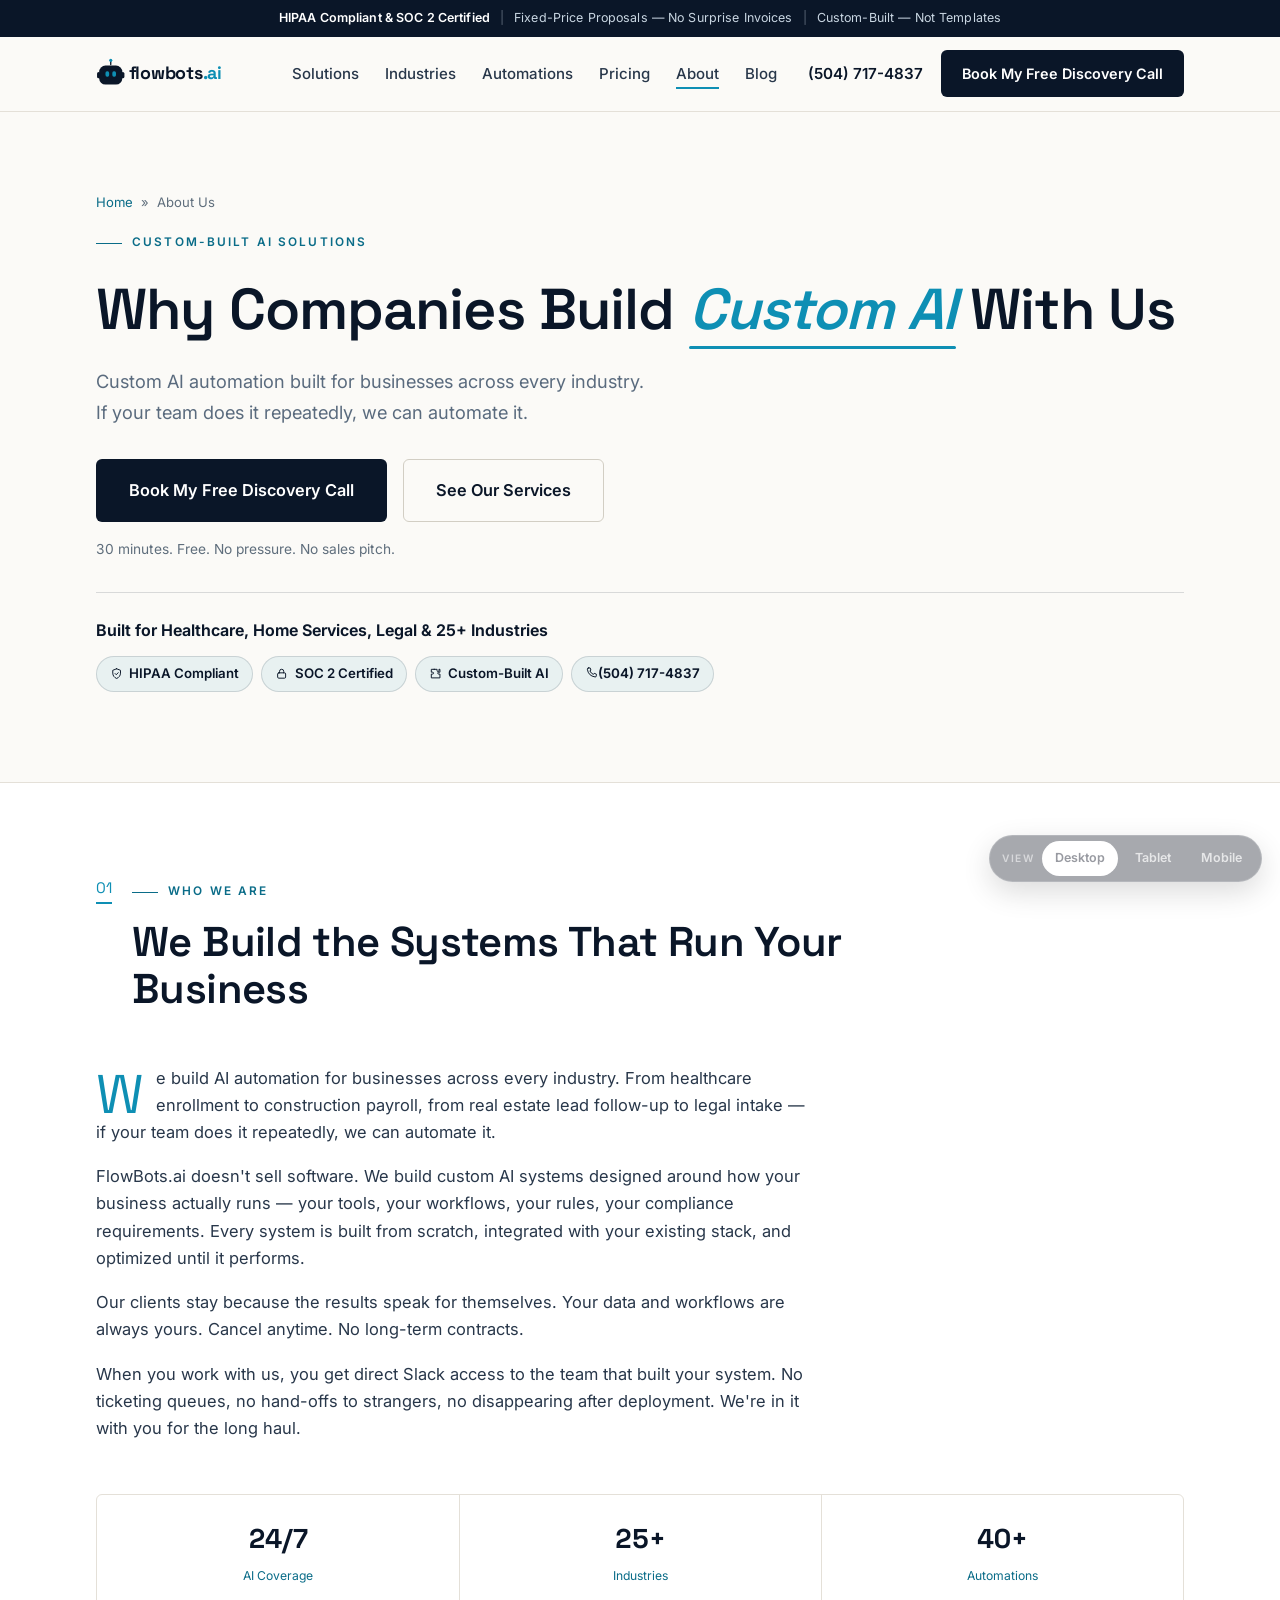
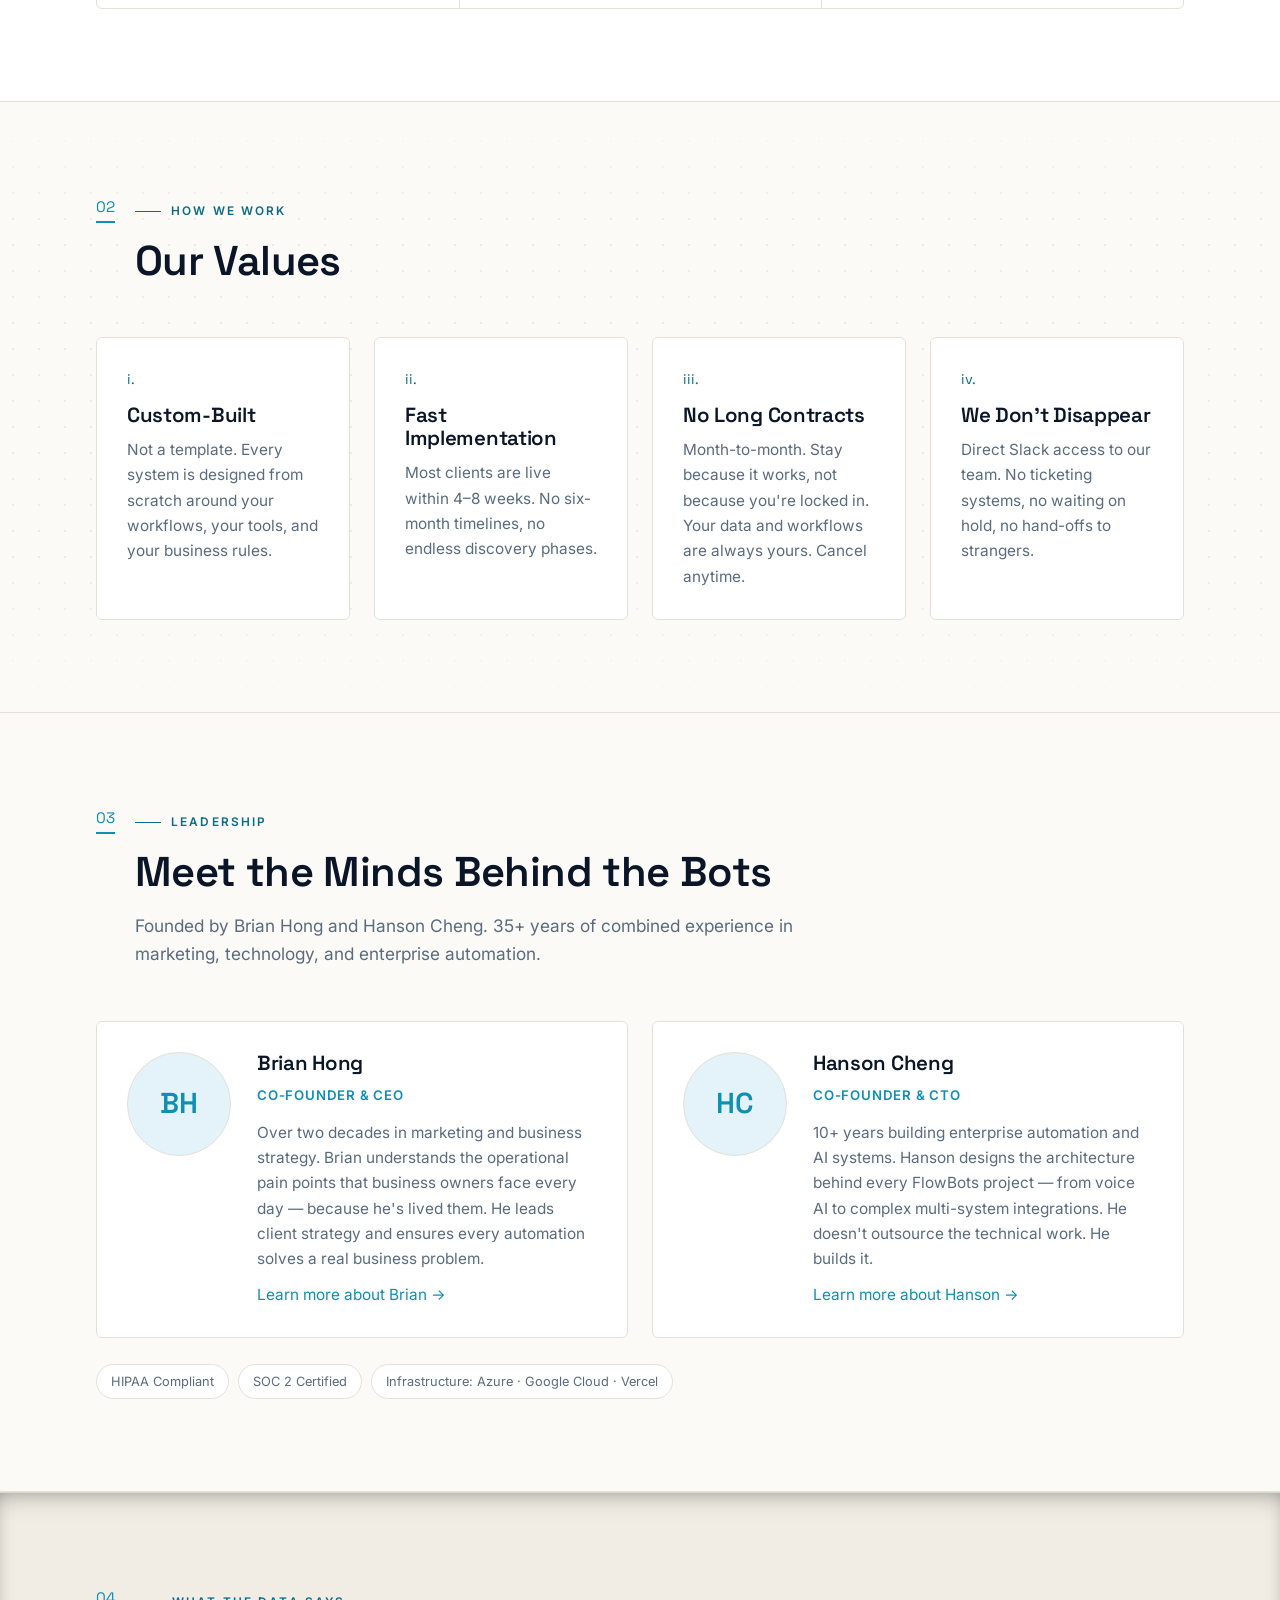
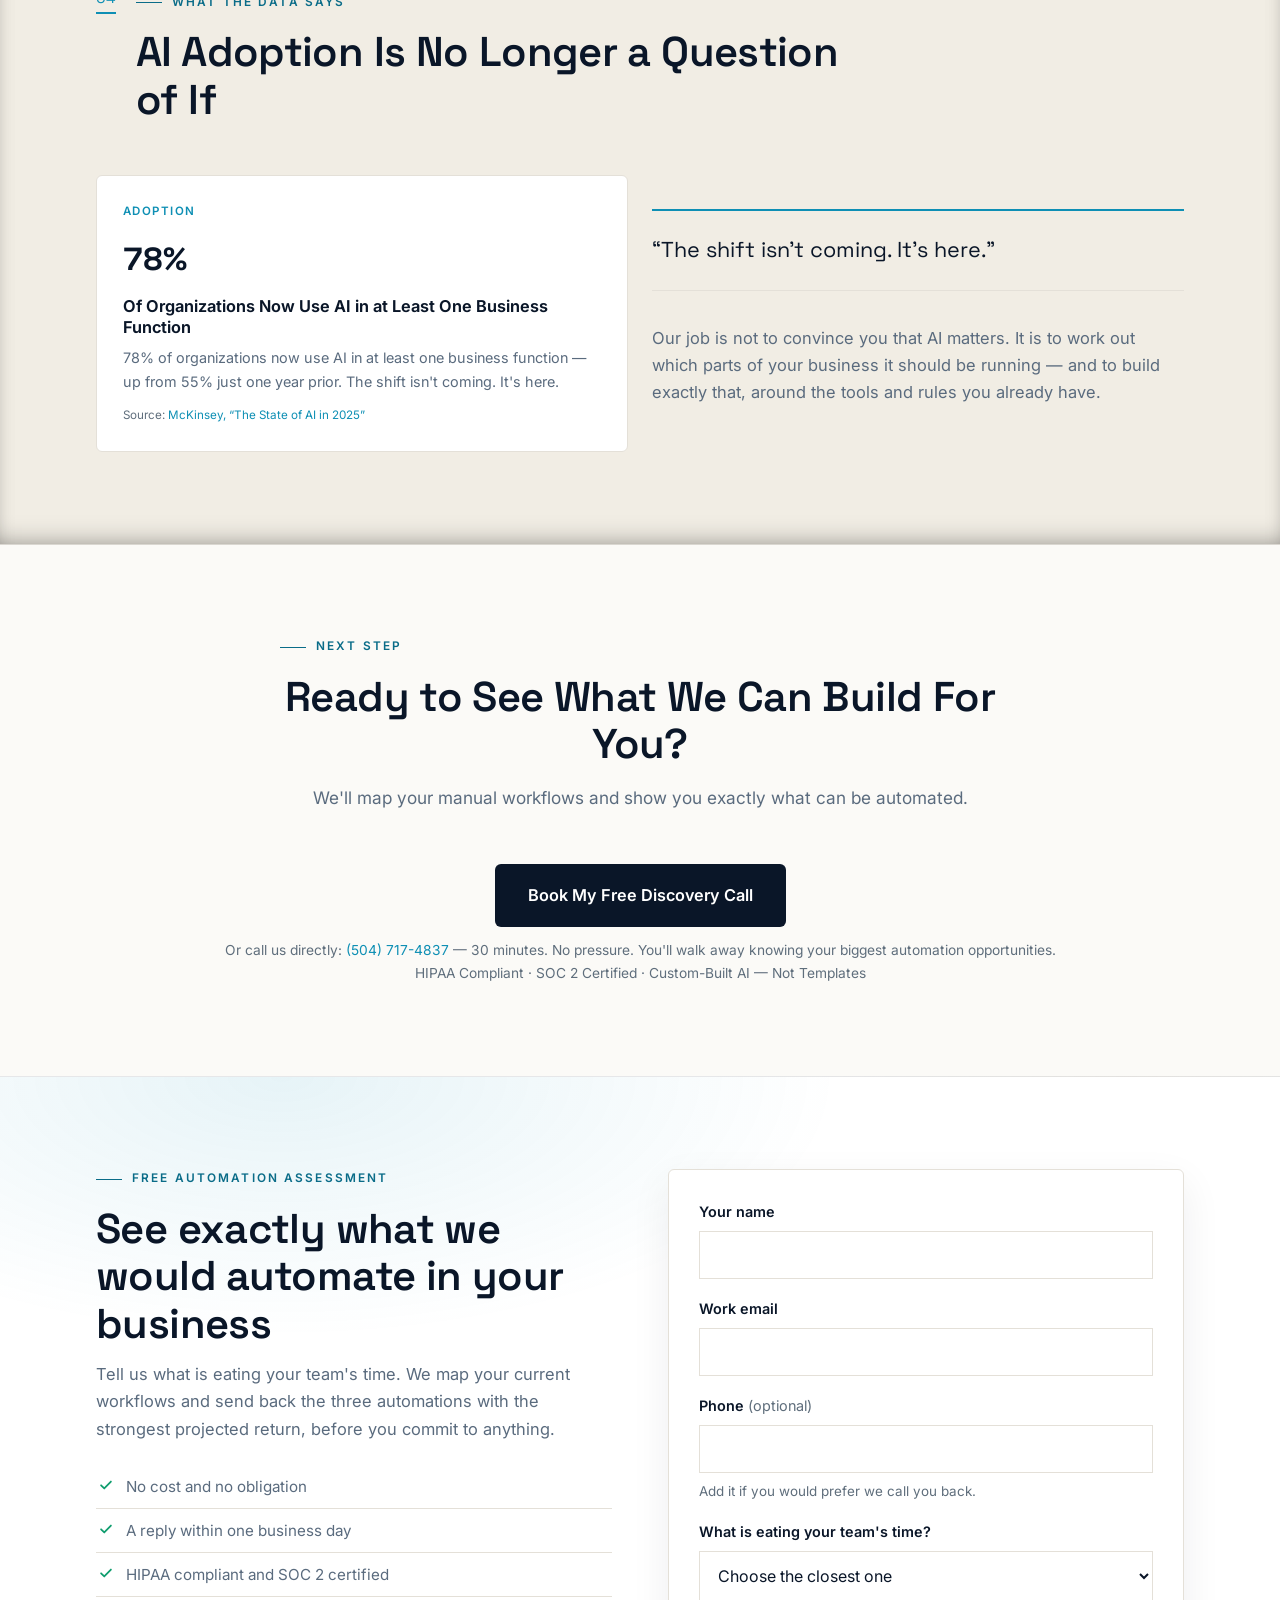
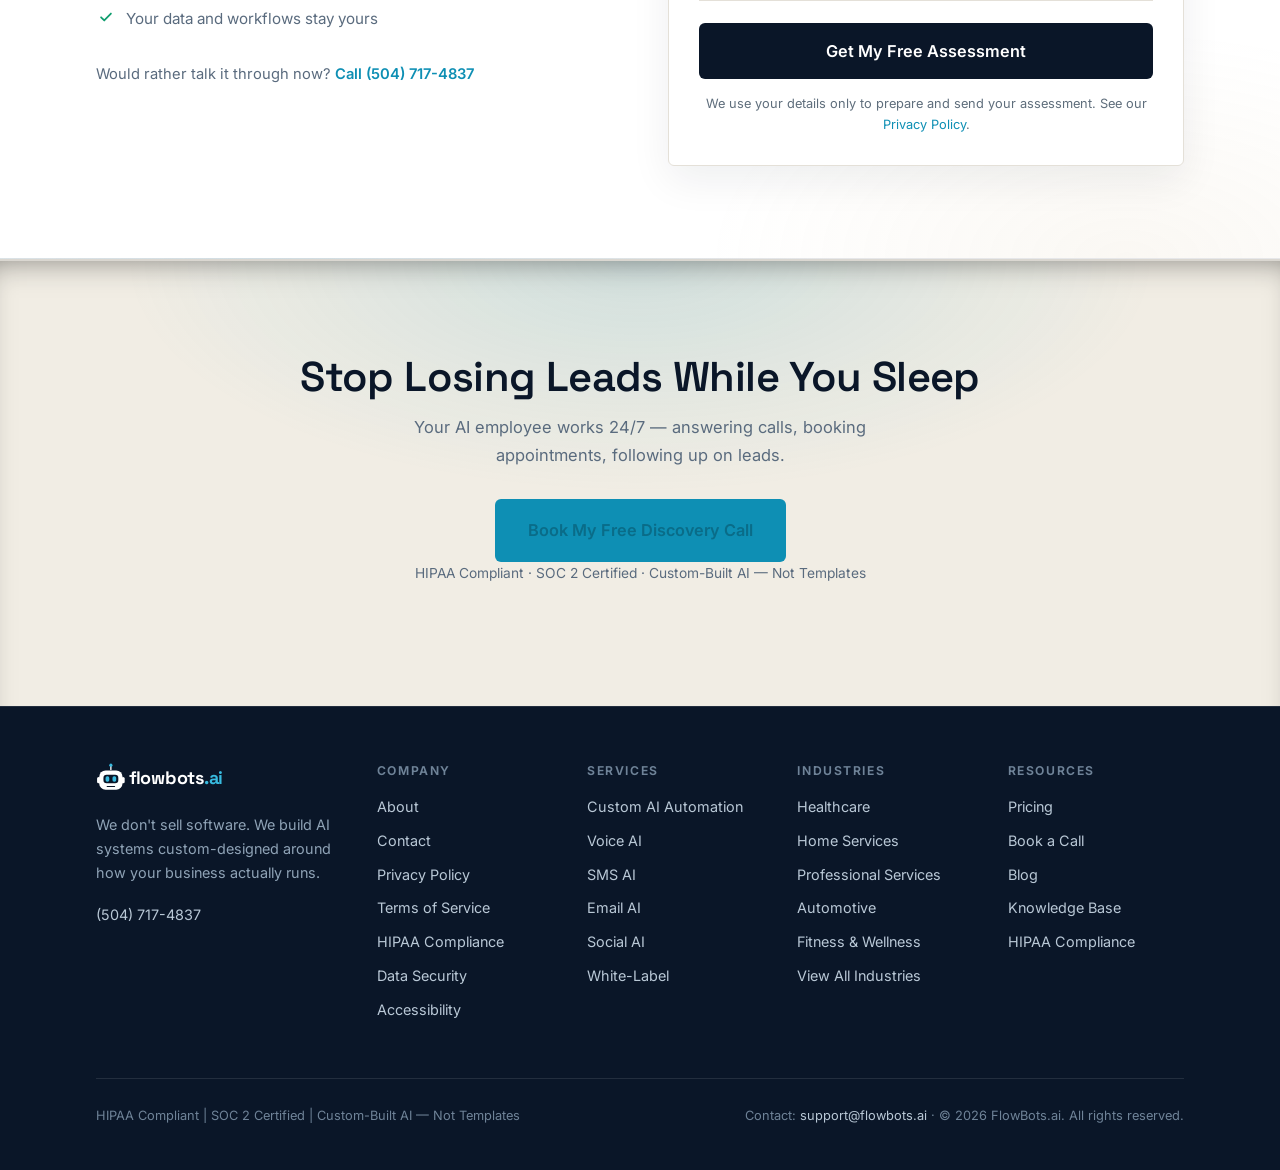
<file: about.html>
<!DOCTYPE html>
<html lang="en">
<head>
<meta charset="UTF-8">
<meta name="viewport" content="width=device-width, initial-scale=1.0">
<title>About FlowBots.ai — Why Companies Build Custom AI With Us</title>
<meta name="description" content="FlowBots.ai builds custom AI automation for businesses across every industry. Custom-built systems, fast implementation, no long contracts, direct access to the team that built your system.">
<link rel="preconnect" href="https://fonts.googleapis.com">
<link rel="preconnect" href="https://fonts.gstatic.com" crossorigin>
<link href="https://fonts.googleapis.com/css2?family=Space+Grotesk:wght@500;600;700&family=Inter:wght@400;500;600&display=swap" rel="stylesheet">
<link rel="stylesheet" href="style.css?v=28">
<script>/* These are the animated designs: motion is on unless a URL explicitly
   asks for ?motion=off. A production build should restore respect for
   prefers-reduced-motion; this is a review prototype. */
try{if(!/[?&]motion=off/.test(location.search))document.documentElement.classList.add('motion-on');}catch(e){}</script>
</head>
<body>
<svg class="icon-sprite" aria-hidden="true" focusable="false" style="position:absolute;width:0;height:0;overflow:hidden"><defs><symbol id="i-phone" viewBox="0 0 24 24"><path d="M6.2 3.5h3.1l1.5 3.9-2 1.4a12.4 12.4 0 0 0 6.4 6.4l1.4-2 3.9 1.5v3.1a2 2 0 0 1-2.2 2A16.6 16.6 0 0 1 4.2 5.7a2 2 0 0 1 2-2.2Z"/></symbol><symbol id="i-message" viewBox="0 0 24 24"><path d="M4 5.5h16v10.2H9.2L4 20V5.5Z"/><path d="M8.2 9.4h7.6M8.2 12.4h5"/></symbol><symbol id="i-shield" viewBox="0 0 24 24"><path d="M12 3.2 19 6v5.1c0 4.5-2.9 8-7 9.7-4.1-1.7-7-5.2-7-9.7V6l7-2.8Z"/><path d="M9.2 11.8 11.3 14l3.5-3.7"/></symbol><symbol id="i-plug" viewBox="0 0 24 24"><path d="M9 3.2v4.4M15 3.2v4.4M6.2 7.6h11.6v3.1a5.8 5.8 0 0 1-11.6 0V7.6ZM12 16.5v4.3"/></symbol><symbol id="i-gear" viewBox="0 0 24 24"><circle cx="12" cy="12" r="3.1"/><path d="M12 3.2v2.4M12 18.4v2.4M5.8 5.8l1.7 1.7M16.5 16.5l1.7 1.7M3.2 12h2.4M18.4 12h2.4M5.8 18.2l1.7-1.7M16.5 7.5l1.7-1.7"/></symbol><symbol id="i-chart" viewBox="0 0 24 24"><path d="M3.5 20.4h17"/><path d="M6.8 20.4v-6.2M11.4 20.4V7.6M16 20.4v-9.2"/></symbol><symbol id="i-sync" viewBox="0 0 24 24"><path d="M20.2 12a8.2 8.2 0 0 1-13.9 5.9M3.8 12A8.2 8.2 0 0 1 17.7 6.1"/><path d="M3.8 7.2V12h4.8M20.2 16.8V12h-4.8"/></symbol><symbol id="i-folder" viewBox="0 0 24 24"><path d="M3.6 6.4h5.6l2 2.4h9.2v10.8H3.6V6.4Z"/><path d="M3.6 11.6h16.8"/></symbol><symbol id="i-puzzle" viewBox="0 0 24 24"><path d="M9.4 4.2h5.2v2.3a1.7 1.7 0 1 0 3.4 0V4.2h1.8v5.2h-2.3a1.7 1.7 0 1 0 0 3.4h2.3v6.9H4.2v-6.9h2.3a1.7 1.7 0 1 0 0-3.4H4.2V4.2h5.2Z"/></symbol><symbol id="i-bolt" viewBox="0 0 24 24"><path d="M13.4 2.6 4.8 13.5h5.9l-1.1 7.9 8.6-10.9h-5.9l1.1-7.9Z"/></symbol><symbol id="i-lock" viewBox="0 0 24 24"><rect x="4.8" y="10.6" width="14.4" height="9.6" rx="2"/><path d="M8.2 10.6V7.9a3.8 3.8 0 0 1 7.6 0v2.7"/></symbol><symbol id="i-unlock" viewBox="0 0 24 24"><rect x="4.8" y="10.6" width="14.4" height="9.6" rx="2"/><path d="M8.2 10.6V7.9a3.8 3.8 0 0 1 7.1-1.9"/></symbol><symbol id="i-document" viewBox="0 0 24 24"><path d="M6.2 3.4h7.4l4.2 4.2v13H6.2V3.4Z"/><path d="M13.6 3.4v4.2h4.2M9.2 12.4h5.6M9.2 15.8h5.6"/></symbol><symbol id="i-flask" viewBox="0 0 24 24"><path d="M9.4 3.4v6.1L4.6 18a2 2 0 0 0 1.7 3h11.4a2 2 0 0 0 1.7-3l-4.8-8.5V3.4"/><path d="M8.2 3.4h7.6M7.4 14.2h9.2"/></symbol><symbol id="i-trending" viewBox="0 0 24 24"><path d="M3.4 16.8 9.2 11l3.7 3.7 7.7-7.7"/><path d="M15.4 7h5.2v5.2"/></symbol><symbol id="i-users" viewBox="0 0 24 24"><circle cx="9.2" cy="8.4" r="3.2"/><path d="M3.6 19.6a5.6 5.6 0 0 1 11.2 0"/><path d="M16.2 6.2a3 3 0 0 1 0 5.9M17.4 14.6a5 5 0 0 1 3.2 4.6"/></symbol><symbol id="i-bot" viewBox="0 0 24 24"><rect x="4.4" y="8.2" width="15.2" height="10.6" rx="3"/><path d="M12 4.2v4M9.4 12.6v1.8M14.6 12.6v1.8M2.6 12.4v3M21.4 12.4v3"/><circle cx="12" cy="3.2" r="1.2"/></symbol><symbol id="i-tools" viewBox="0 0 24 24"><path d="M14.8 6.4a3.8 3.8 0 0 0 5 5l-9.6 9.6a2.2 2.2 0 0 1-3.1-3.1l9.6-9.6a3.8 3.8 0 0 0-5-5"/></symbol><symbol id="i-receipt" viewBox="0 0 24 24"><path d="M6 3.4h12v17.2l-3-1.9-3 1.9-3-1.9-3 1.9V3.4Z"/><path d="M9 8.4h6M9 12.2h6"/></symbol><symbol id="i-star" viewBox="0 0 24 24"><path d="m12 3.4 2.7 5.5 6 .9-4.3 4.2 1 6-5.4-2.8-5.4 2.8 1-6L3.3 9.8l6-.9L12 3.4Z"/></symbol><symbol id="i-mic" viewBox="0 0 24 24"><rect x="9.2" y="2.6" width="5.6" height="10.8" rx="2.8"/><path d="M5.4 11.6a6.6 6.6 0 0 0 13.2 0M12 18.2v3.2"/></symbol><symbol id="i-repeat" viewBox="0 0 24 24"><path d="M4.2 9.4a4 4 0 0 1 4-4h11.6M19.8 14.6a4 4 0 0 1-4 4H4.2"/><path d="M16.6 2.4 19.8 5.4l-3.2 3M7.4 15.6 4.2 18.6l3.2 3"/></symbol><symbol id="i-cpu" viewBox="0 0 24 24"><rect x="7.6" y="7.6" width="8.8" height="8.8" rx="1.6"/><path d="M10.6 2.8v4.8M13.4 2.8v4.8M10.6 16.4v4.8M13.4 16.4v4.8M2.8 10.6h4.8M2.8 13.4h4.8M16.4 10.6h4.8M16.4 13.4h4.8"/></symbol><symbol id="i-calendar" viewBox="0 0 24 24"><rect x="3.8" y="5.4" width="16.4" height="15" rx="2"/><path d="M8.2 2.8v4.4M15.8 2.8v4.4M3.8 10.4h16.4"/></symbol><symbol id="i-card" viewBox="0 0 24 24"><rect x="2.8" y="5.2" width="18.4" height="13.6" rx="2.2"/><path d="M2.8 10h18.4M6.4 14.6h3.4"/></symbol><symbol id="i-ruler" viewBox="0 0 24 24"><path d="m3.4 15.4 12-12 5.2 5.2-12 12-5.2-5.2Z"/><path d="m7.4 11.4 2 2M10.6 8.2l2 2M13.8 5 15.8 7"/></symbol><symbol id="i-clock" viewBox="0 0 24 24"><circle cx="12" cy="12" r="8.6"/><path d="M12 6.8V12l3.4 2.2"/></symbol><symbol id="i-search" viewBox="0 0 24 24"><circle cx="10.8" cy="10.8" r="6.8"/><path d="m16 16 4.6 4.6"/></symbol><symbol id="i-graduation" viewBox="0 0 24 24"><path d="M2.8 8.6 12 4.2l9.2 4.4-9.2 4.4L2.8 8.6Z"/><path d="M6.6 10.6v5.2c0 1.6 2.4 2.9 5.4 2.9s5.4-1.3 5.4-2.9v-5.2M20.4 9v5.4"/></symbol><symbol id="i-target" viewBox="0 0 24 24"><circle cx="12" cy="12" r="8.4"/><circle cx="12" cy="12" r="4.6"/><circle cx="12" cy="12" r="1"/></symbol><symbol id="i-home" viewBox="0 0 24 24"><path d="M3.8 10.8 12 3.8l8.2 7v9.4H3.8v-9.4Z"/><path d="M9.4 20.2v-5.6h5.2v5.6"/></symbol><symbol id="i-health" viewBox="0 0 24 24"><path d="M6.2 3.2v5.4a4.6 4.6 0 0 0 9.2 0V3.2"/><path d="M4.4 3.2h3.6M13.6 3.2h3.6M10.8 13a5.4 5.4 0 0 0 5.4 5.2 3.6 3.6 0 0 0 3.6-3.6v-1.2"/><circle cx="19.8" cy="11.4" r="2"/></symbol><symbol id="i-building" viewBox="0 0 24 24"><path d="M4.2 20.6V8.2L12 3.4l7.8 4.8v12.4"/><path d="M3 20.6h18M8 11.4h2.4M13.6 11.4H16M8 15.4h2.4M13.6 15.4H16"/></symbol><symbol id="i-check" viewBox="0 0 24 24"><path d="m4.6 12.4 4.8 4.8 10-10.4"/></symbol><symbol id="i-x" viewBox="0 0 24 24"><path d="M6.2 6.2l11.6 11.6M17.8 6.2 6.2 17.8"/></symbol><symbol id="i-menu" viewBox="0 0 24 24"><path d="M3.8 7h16.4M3.8 12h16.4M3.8 17h16.4"/></symbol><symbol id="i-arrow-down" viewBox="0 0 24 24"><path d="M12 4.2v14.6M6.4 13.4 12 19l5.6-5.6"/></symbol><symbol id="i-mail" viewBox="0 0 24 24"><rect x="3.2" y="5.2" width="17.6" height="13.6" rx="2"/><path d="m3.8 6.6 8.2 6 8.2-6"/></symbol><symbol id="i-route" viewBox="0 0 24 24"><circle cx="6" cy="6" r="2.6"/><circle cx="18" cy="18" r="2.6"/><path d="M8.6 6h5.8a3.6 3.6 0 0 1 0 7.2H9.6a3.6 3.6 0 0 0 0 7.2h.4"/></symbol></defs></svg>

<div class="topbar">
  <b>HIPAA Compliant &amp; SOC 2 Certified</b><span class="sep">|</span><span class="hide-m">Fixed-Price Proposals — No Surprise Invoices</span><span class="sep hide-m">|</span><span class="hide-m">Custom-Built — Not Templates</span>
</div>

<header class="site-header">
  <div class="wrap nav">
    <a class="brand" href="index.html" aria-label="FlowBots.ai home">
      <svg xmlns="http://www.w3.org/2000/svg" width="200" height="38" viewBox="0 0 320 60" role="img" aria-label="flowbots.ai"><g transform="translate(2 4)"><path stroke="#0A1628" stroke-linecap="round" stroke-width="2.5" d="M26 0v8"/><circle cx="26" r="3" fill="#0E8FB4"/><rect width="44" height="36" x="4" y="10" fill="#0A1628" rx="12" ry="12"/><rect width="6" height="12" y="22" fill="#0A1628" rx="3" ry="3"/><rect width="6" height="12" x="46" y="22" fill="#0A1628" rx="3" ry="3"/><rect width="28" height="16" x="12" y="18" fill="#0a1628" rx="6" ry="6"/><rect width="7" height="10" x="16" y="21" fill="#0E8FB4" rx="3" ry="3"/><rect width="7" height="10" x="29" y="21" fill="#0E8FB4" rx="3" ry="3"/><path stroke="#0a1628" stroke-linecap="round" stroke-width="2" d="M19 40h14"/></g><text x="62" y="40" fill="#0A1628" font-family="'Space Grotesk','DM Sans',Arial,sans-serif" font-size="34" font-weight="700" letter-spacing="-.5">flowbots<tspan fill="#0E8FB4">.ai</tspan></text></svg>
    </a>
    <ul class="nav-links">
      <li><a href="solutions.html">Solutions</a></li>
      <li><a href="industries.html">Industries</a></li>
      <li><a href="automations.html">Automations</a></li>
      <li><a href="pricing.html">Pricing</a></li>
      <li><a href="about.html" aria-current="page">About</a></li>
      <li><a href="blog.html">Blog</a></li>
    </ul>
    <div class="nav-cta">
      <a class="nav-phone" href="tel:+15047174837" data-track="tel-click">(504) 717-4837</a>
      <a class="btn btn-primary" href="https://www.flowbots.ai/book-call/" data-track="cta-book">Book My Free Discovery Call</a>
      <button class="nav-toggle" aria-expanded="false" aria-label="Open menu"><svg class="ico" aria-hidden="true"><use href="#i-menu"></use></svg></button>
    </div>
  </div>
  <nav class="mobile-menu" aria-label="Mobile">
    <a href="solutions.html">Solutions</a>
    <a href="industries.html">Industries</a>
    <a href="automations.html">Automations</a>
    <a href="pricing.html">Pricing</a>
    <a href="about.html" aria-current="page">About</a>
    <a href="blog.html">Blog</a>
    <a href="tel:+15047174837" data-track="tel-click">(504) 717-4837</a>
  </nav>
</header>

<main>

<!-- ============ HERO ============ -->
<section class="hero">
  <div class="wrap">
    <p class="crumbs"><a href="index.html">Home</a><span class="sep">»</span>About Us</p>
    <span class="eyebrow">Custom-Built AI Solutions</span>
    <h1>Why Companies Build <em class="mark">Custom AI</em> With Us</h1>
    <p class="lede">Custom AI automation built for businesses across every industry. If your team does it repeatedly, we can automate it.</p>
    <div class="cta-row">
      <a class="btn btn-primary btn-lg" href="https://www.flowbots.ai/book-call/" data-track="cta-book">Book My Free Discovery Call</a>
      <a class="btn btn-ghost btn-lg" href="solutions.html">See Our Services</a>
    </div>
    <p class="micro">30 minutes. Free. No pressure. No sales pitch.</p>
    <p class="hero-meta"><b>Built for Healthcare, Home Services, Legal &amp; 25+ Industries</b><span class="trust-chips"><span><svg class="ico" aria-hidden="true"><use href="#i-shield"></use></svg>HIPAA Compliant</span><span><svg class="ico" aria-hidden="true"><use href="#i-lock"></use></svg>SOC 2 Certified</span><span><svg class="ico" aria-hidden="true"><use href="#i-puzzle"></use></svg>Custom-Built AI</span><span><a href="tel:+15047174837" data-track="tel-click"><svg class="ico" aria-hidden="true"><use href="#i-phone"></use></svg>(504) 717-4837</a></span></span></p>
  </div>
</section>

<!-- ============ 01 · THE STORY ============ -->
<section class="sec-panel">
  <div class="wrap">
    <div class="num-head reveal">
      <span class="n">01</span>
      <div class="section-head" style="margin-bottom:0">
        <span class="eyebrow">Who We Are</span>
        <h2>We Build the Systems That Run Your Business</h2>
      </div>
    </div>

    <div class="prose reveal">
      <p class="drop">We build AI automation for businesses across every industry. From healthcare enrollment to construction payroll, from real estate lead follow-up to legal intake — if your team does it repeatedly, we can automate it.</p>
      <p>FlowBots.ai doesn't sell software. We build custom AI systems designed around how your business actually runs — your tools, your workflows, your rules, your compliance requirements. Every system is built from scratch, integrated with your existing stack, and optimized until it performs.</p>
      <p>Our clients stay because the results speak for themselves. Your data and workflows are always yours. Cancel anytime. No long-term contracts.</p>
      <p>When you work with us, you get direct Slack access to the team that built your system. No ticketing queues, no hand-offs to strangers, no disappearing after deployment. We're in it with you for the long haul.</p>
    </div>

    <div class="rail mt-4 reveal">
      <div><b>24/7</b><span>AI Coverage</span></div>
      <div><b class="countup" data-target="25" data-suffix="+">0+</b><span>Industries</span></div>
      <div><b class="countup" data-target="40" data-suffix="+">0+</b><span>Automations</span></div>
    </div>
  </div>
</section>

<!-- ============ 02 · OUR VALUES ============ -->
<section class="sec-grid">
  <div class="wrap">
    <div class="num-head reveal">
      <span class="n">02</span>
      <div class="section-head" style="margin-bottom:0">
        <span class="eyebrow">How We Work</span>
        <h2>Our Values</h2>
      </div>
    </div>
    <div class="grid-4">
      <div class="card reveal">
        <span class="card-num">i.</span>
        <h3>Custom-Built</h3>
        <p>Not a template. Every system is designed from scratch around your workflows, your tools, and your business rules.</p>
      </div>
      <div class="card reveal">
        <span class="card-num">ii.</span>
        <h3>Fast Implementation</h3>
        <p>Most clients are live within 4–8 weeks. No six-month timelines, no endless discovery phases.</p>
      </div>
      <div class="card reveal">
        <span class="card-num">iii.</span>
        <h3>No Long Contracts</h3>
        <p>Month-to-month. Stay because it works, not because you're locked in. Your data and workflows are always yours. Cancel anytime.</p>
      </div>
      <div class="card reveal">
        <span class="card-num">iv.</span>
        <h3>We Don't Disappear</h3>
        <p>Direct Slack access to our team. No ticketing systems, no waiting on hold, no hand-offs to strangers.</p>
      </div>
    </div>
  </div>
</section>

<!-- ============ 03 · FOUNDERS ============ -->
<section class="sec-wash">
  <div class="wrap">
    <div class="num-head reveal">
      <span class="n">03</span>
      <div class="section-head" style="margin-bottom:0">
        <span class="eyebrow">Leadership</span>
        <h2>Meet the Minds Behind the Bots</h2>
        <p>Founded by Brian Hong and Hanson Cheng. 35+ years of combined experience in marketing, technology, and enterprise automation.</p>
      </div>
    </div>

    <div class="grid-2">
      <div class="card reveal">
        <div class="founder-card">
          <div class="avatar" aria-hidden="true">BH</div>
          <div>
            <h3>Brian Hong</h3>
            <span class="role-tag">Co-Founder &amp; CEO</span>
            <p>Over two decades in marketing and business strategy. Brian understands the operational pain points that business owners face every day — because he's lived them. He leads client strategy and ensures every automation solves a real business problem.</p>
            <p class="mt-1"><a href="bio.html">Learn more about Brian →</a></p>
          </div>
        </div>
      </div>
      <div class="card reveal">
        <div class="founder-card">
          <div class="avatar" aria-hidden="true">HC</div>
          <div>
            <h3>Hanson Cheng</h3>
            <span class="role-tag">Co-Founder &amp; CTO</span>
            <p>10+ years building enterprise automation and AI systems. Hanson designs the architecture behind every FlowBots project — from voice AI to complex multi-system integrations. He doesn't outsource the technical work. He builds it.</p>
            <p class="mt-1"><a href="bio.html#hanson">Learn more about Hanson →</a></p>
          </div>
        </div>
      </div>
    </div>

    <div class="chips reveal">
      <span>HIPAA Compliant</span>
      <span>SOC 2 Certified</span>
      <span>Infrastructure: Azure · Google Cloud · Vercel</span>
    </div>
  </div>
</section>

<!-- ============ 04 · THE FEATURED STAT ============ -->
<section class="sec-inset">
  <div class="wrap">
    <div class="num-head reveal">
      <span class="n">04</span>
      <div class="section-head" style="margin-bottom:0">
        <span class="eyebrow">What the Data Says</span>
        <h2>AI Adoption Is No Longer a Question of If</h2>
      </div>
    </div>

    <div class="grid-2">
      <div class="stat-detail reveal">
        <span class="tag">Adoption</span>
        <b class="n"><span class="countup" data-target="78" data-suffix="%">0%</span></b>
        <h4>Of Organizations Now Use AI in at Least One Business Function</h4>
        <p>78% of organizations now use AI in at least one business function — up from 55% just one year prior. The shift isn't coming. It's here.</p>
        <span class="src">Source: <a href="https://www.mckinsey.com/capabilities/quantumblack/our-insights/the-state-of-ai" target="_blank" rel="noopener">McKinsey, “The State of AI in 2025”</a></span>
      </div>
      <div class="reveal">
        <p class="pull">“The shift isn't coming. It's here.”</p>
        <p class="muted">Our job is not to convince you that AI matters. It is to work out which parts of your business it should be running — and to build exactly that, around the tools and rules you already have.</p>
      </div>
    </div>
  </div>
</section>

<!-- ============ CLOSING CTA ============ -->
<section>
  <div class="wrap center">
    <div class="section-head center reveal">
      <span class="eyebrow">Next Step</span>
      <h2>Ready to See What We Can Build For You?</h2>
      <p>We'll map your manual workflows and show you exactly what can be automated.</p>
    </div>
    <div class="reveal">
      <a class="btn btn-primary btn-lg" href="https://www.flowbots.ai/book-call/" data-track="cta-book">Book My Free Discovery Call</a>
      <p class="micro">Or call us directly: <a href="tel:+15047174837" data-track="tel-click">(504) 717-4837</a> — 30 minutes. No pressure. You'll walk away knowing your biggest automation opportunities.<br>HIPAA Compliant · SOC 2 Certified · Custom-Built AI — Not Templates</p>
    </div>
  </div>
</section>


<section class="lead-section sec-feature" id="assessment">
  <div class="wrap lead-grid">
    <div class="lead-copy">
      <span class="eyebrow">Free Automation Assessment</span>
      <h2>See exactly what we would automate in your business</h2>
      <p>Tell us what is eating your team's time. We map your current workflows and send back the three automations with the strongest projected return, before you commit to anything.</p>
      <ul class="lead-assure">
        <li>No cost and no obligation</li>
        <li>A reply within one business day</li>
        <li>HIPAA compliant and SOC 2 certified</li>
        <li>Your data and workflows stay yours</li>
      </ul>
      <p class="lead-alt">Would rather talk it through now? <a href="tel:+15047174837" data-track="tel-click">Call (504) 717-4837</a></p>
    </div>

    <form class="lead-form" novalidate data-leadform>
      <div class="field">
        <label for="lf-name">Your name</label>
        <input id="lf-name" name="name" type="text" autocomplete="name" required aria-describedby="lf-name-err">
        <span class="field-err" id="lf-name-err" role="alert"></span>
      </div>
      <div class="field">
        <label for="lf-email">Work email</label>
        <input id="lf-email" name="email" type="email" autocomplete="email" inputmode="email" required aria-describedby="lf-email-err">
        <span class="field-err" id="lf-email-err" role="alert"></span>
      </div>
      <div class="field">
        <label for="lf-phone">Phone <span class="opt">(optional)</span></label>
        <input id="lf-phone" name="phone" type="tel" autocomplete="tel" inputmode="tel" aria-describedby="lf-phone-hint">
        <span class="field-hint" id="lf-phone-hint">Add it if you would prefer we call you back.</span>
      </div>
      <div class="field">
        <label for="lf-problem">What is eating your team's time?</label>
        <select id="lf-problem" name="problem" required aria-describedby="lf-problem-err">
          <option value="">Choose the closest one</option>
          <option>We are missing calls after hours</option>
          <option>Leads go cold before we follow up</option>
          <option>My team is buried in repetitive tasks</option>
          <option>We need to scale without hiring</option>
          <option>Something else</option>
        </select>
        <span class="field-err" id="lf-problem-err" role="alert"></span>
      </div>
      <button type="submit" class="btn btn-primary btn-lg lead-submit">Get My Free Assessment</button>
      <p class="lead-privacy">We use your details only to prepare and send your assessment. See our <a href="https://www.flowbots.ai/privacy-policy/">Privacy Policy</a>.</p>
    </form>

    <div class="lead-success" hidden role="status">
      <span class="lead-tick" aria-hidden="true">
        <svg class="ico" aria-hidden="true"><use href="#i-check"></use></svg>
      </span>
      <h3>Your assessment request is in</h3>
      <p>We will map your workflows and reply within one business day with the three automations we would build first, and what each is worth.</p>
      <p class="lead-alt">Need it sooner? <a href="tel:+15047174837" data-track="tel-click">Call (504) 717-4837</a></p>
    </div>
  </div>
</section>

<!-- ============ PRE-FOOTER CTA ============ -->
<section class="prefoot">
  <div class="wrap">
    <h2 class="reveal">Stop Losing Leads While You Sleep</h2>
    <p class="reveal">Your AI employee works 24/7 — answering calls, booking appointments, following up on leads.</p>
    <div class="reveal">
      <a class="btn btn-accent btn-lg" href="https://www.flowbots.ai/book-call/" data-track="cta-book">Book My Free Discovery Call</a>
      <p class="micro">HIPAA Compliant · SOC 2 Certified · Custom-Built AI — Not Templates</p>
    </div>
  </div>
</section>

</main>

<footer class="site-footer">
  <div class="wrap">
    <div class="footer-grid">
      <div>
        <svg xmlns="http://www.w3.org/2000/svg" width="170" height="32" viewBox="0 0 320 60" role="img" aria-label="flowbots.ai"><g transform="translate(2 4)"><path stroke="#fff" stroke-linecap="round" stroke-width="2.5" d="M26 0v8"/><circle cx="26" r="3" fill="#38badf"/><rect width="44" height="36" x="4" y="10" fill="#fff" rx="12" ry="12"/><rect width="6" height="12" y="22" fill="#fff" rx="3" ry="3"/><rect width="6" height="12" x="46" y="22" fill="#fff" rx="3" ry="3"/><rect width="28" height="16" x="12" y="18" fill="#0a1628" rx="6" ry="6"/><rect width="7" height="10" x="16" y="21" fill="#38badf" rx="3" ry="3"/><rect width="7" height="10" x="29" y="21" fill="#38badf" rx="3" ry="3"/><path stroke="#0a1628" stroke-linecap="round" stroke-width="2" d="M19 40h14"/></g><text x="62" y="40" fill="#fff" font-family="'Space Grotesk','DM Sans',Arial,sans-serif" font-size="34" font-weight="700" letter-spacing="-.5">flowbots<tspan fill="#38badf">.ai</tspan></text></svg>
        <p class="footer-tag">We don't sell software. We build AI systems custom-designed around how your business actually runs.</p>
        <p><a href="tel:+15047174837" data-track="tel-click">(504) 717-4837</a></p>
      </div>
      <div>
        <h4>Company</h4>
        <ul>
          <li><a href="about.html">About</a></li>
          <li><a href="https://www.flowbots.ai/contact/">Contact</a></li>
          <li><a href="https://www.flowbots.ai/privacy-policy/">Privacy Policy</a></li>
          <li><a href="https://www.flowbots.ai/terms-of-service/">Terms of Service</a></li>
          <li><a href="https://www.flowbots.ai/hipaa-compliance/">HIPAA Compliance</a></li>
          <li><a href="https://www.flowbots.ai/data-security/">Data Security</a></li>
          <li><a href="https://www.flowbots.ai/accessibility/">Accessibility</a></li>
        </ul>
      </div>
      <div>
        <h4>Services</h4>
        <ul>
          <li><a href="automations.html">Custom AI Automation</a></li>
          <li><a href="solutions.html">Voice AI</a></li>
          <li><a href="solutions.html">SMS AI</a></li>
          <li><a href="solutions.html">Email AI</a></li>
          <li><a href="solutions.html">Social AI</a></li>
          <li><a href="solutions.html">White-Label</a></li>
        </ul>
      </div>
      <div>
        <h4>Industries</h4>
        <ul>
          <li><a href="industries.html">Healthcare</a></li>
          <li><a href="industries.html">Home Services</a></li>
          <li><a href="industries.html">Professional Services</a></li>
          <li><a href="industries.html">Automotive</a></li>
          <li><a href="industries.html">Fitness &amp; Wellness</a></li>
          <li><a href="industries.html">View All Industries</a></li>
        </ul>
      </div>
      <div>
        <h4>Resources</h4>
        <ul>
          <li><a href="pricing.html">Pricing</a></li>
          <li><a href="https://www.flowbots.ai/book-call/" data-track="cta-book">Book a Call</a></li>
          <li><a href="blog.html">Blog</a></li>
          <li><a href="https://www.flowbots.ai/ai-automation-knowledge-base/">Knowledge Base</a></li>
          <li><a href="https://www.flowbots.ai/hipaa-compliance/">HIPAA Compliance</a></li>
        </ul>
      </div>
    </div>
    <div class="footer-bottom">
      <span>HIPAA Compliant | SOC 2 Certified | Custom-Built AI — Not Templates</span>
      <span>Contact: <a href="mailto:support@flowbots.ai">support@flowbots.ai</a> · © 2026 FlowBots.ai. All rights reserved.</span>
    </div>
  </div>
</footer>

<div class="sticky-cta">
  <a class="btn btn-ghost" href="tel:+15047174837">Call Us</a>
  <a class="btn btn-primary" href="https://www.flowbots.ai/book-call/" data-track="cta-book">Book Free Call</a>
</div>


<button type="button" class="to-top" aria-label="Back to top" hidden><svg class="ico" aria-hidden="true"><use href="#i-arrow-down"></use></svg></button>
<!-- review control: device preview. Not part of the design. -->
<div class="rv-device" role="group" aria-label="Device preview">
  <span class="rv-label">View</span>
  <button type="button" data-rv="desktop" aria-pressed="true">Desktop</button>
  <button type="button" data-rv="tablet" aria-pressed="false">Tablet</button>
  <button type="button" data-rv="mobile" aria-pressed="false">Mobile</button>
</div>
<script>
(function(){
  /* Device preview needs a real viewport, not a narrowed container: CSS media
     queries answer to the viewport, so shrinking the page would show the
     desktop layout at a small width. Tablet and mobile therefore hand off to
     preview.html, which frames this same page in an iframe. */
  var bar = document.querySelector('.rv-device');
  if (!bar) return;
  var page = location.pathname.split('/').pop() || 'index.html';
  bar.addEventListener('click', function(e){
    var b = e.target.closest('[data-rv]');
    if (!b) return;
    var d = b.getAttribute('data-rv');
    if (d === 'desktop') return;
    location.href = 'preview.html?page=' + encodeURIComponent(page) + '&device=' + d;
  });
})();
</script>

<script src="app.js?v=28"></script>
</body>
</html>
</file>
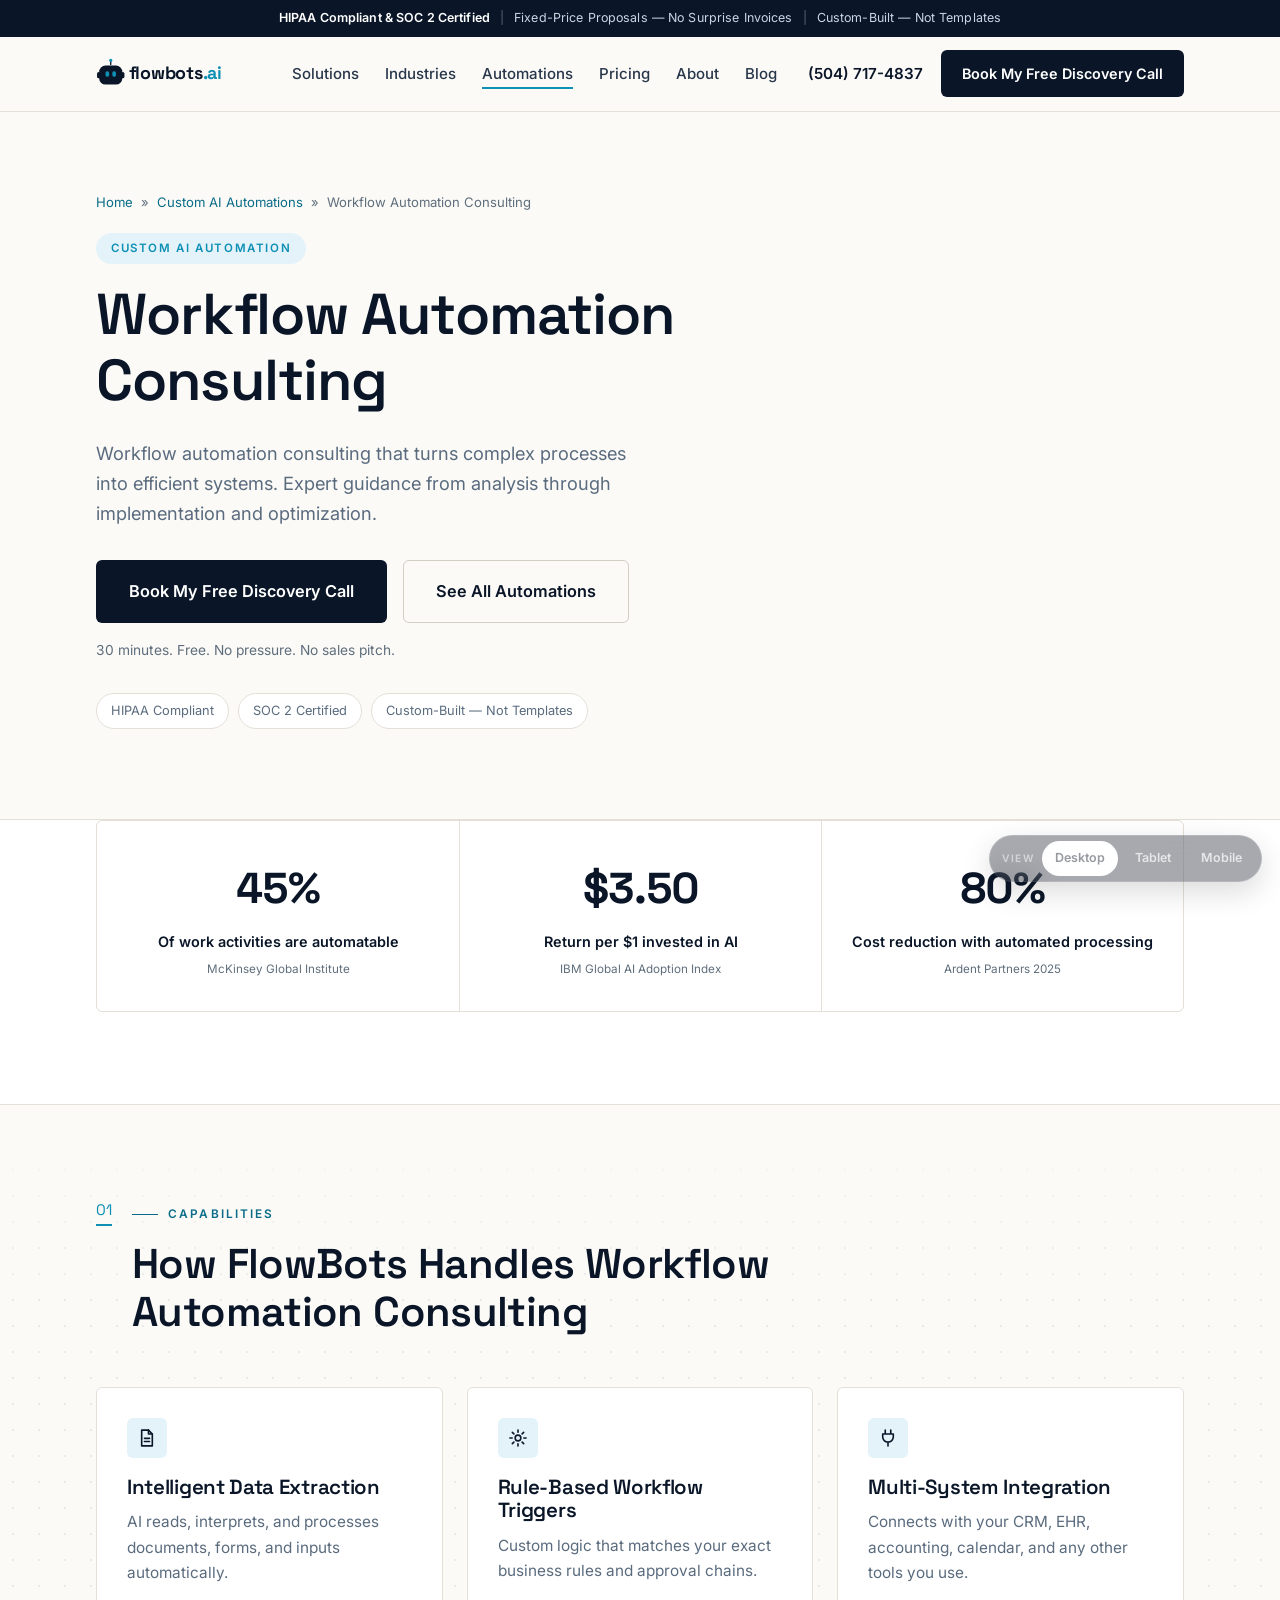
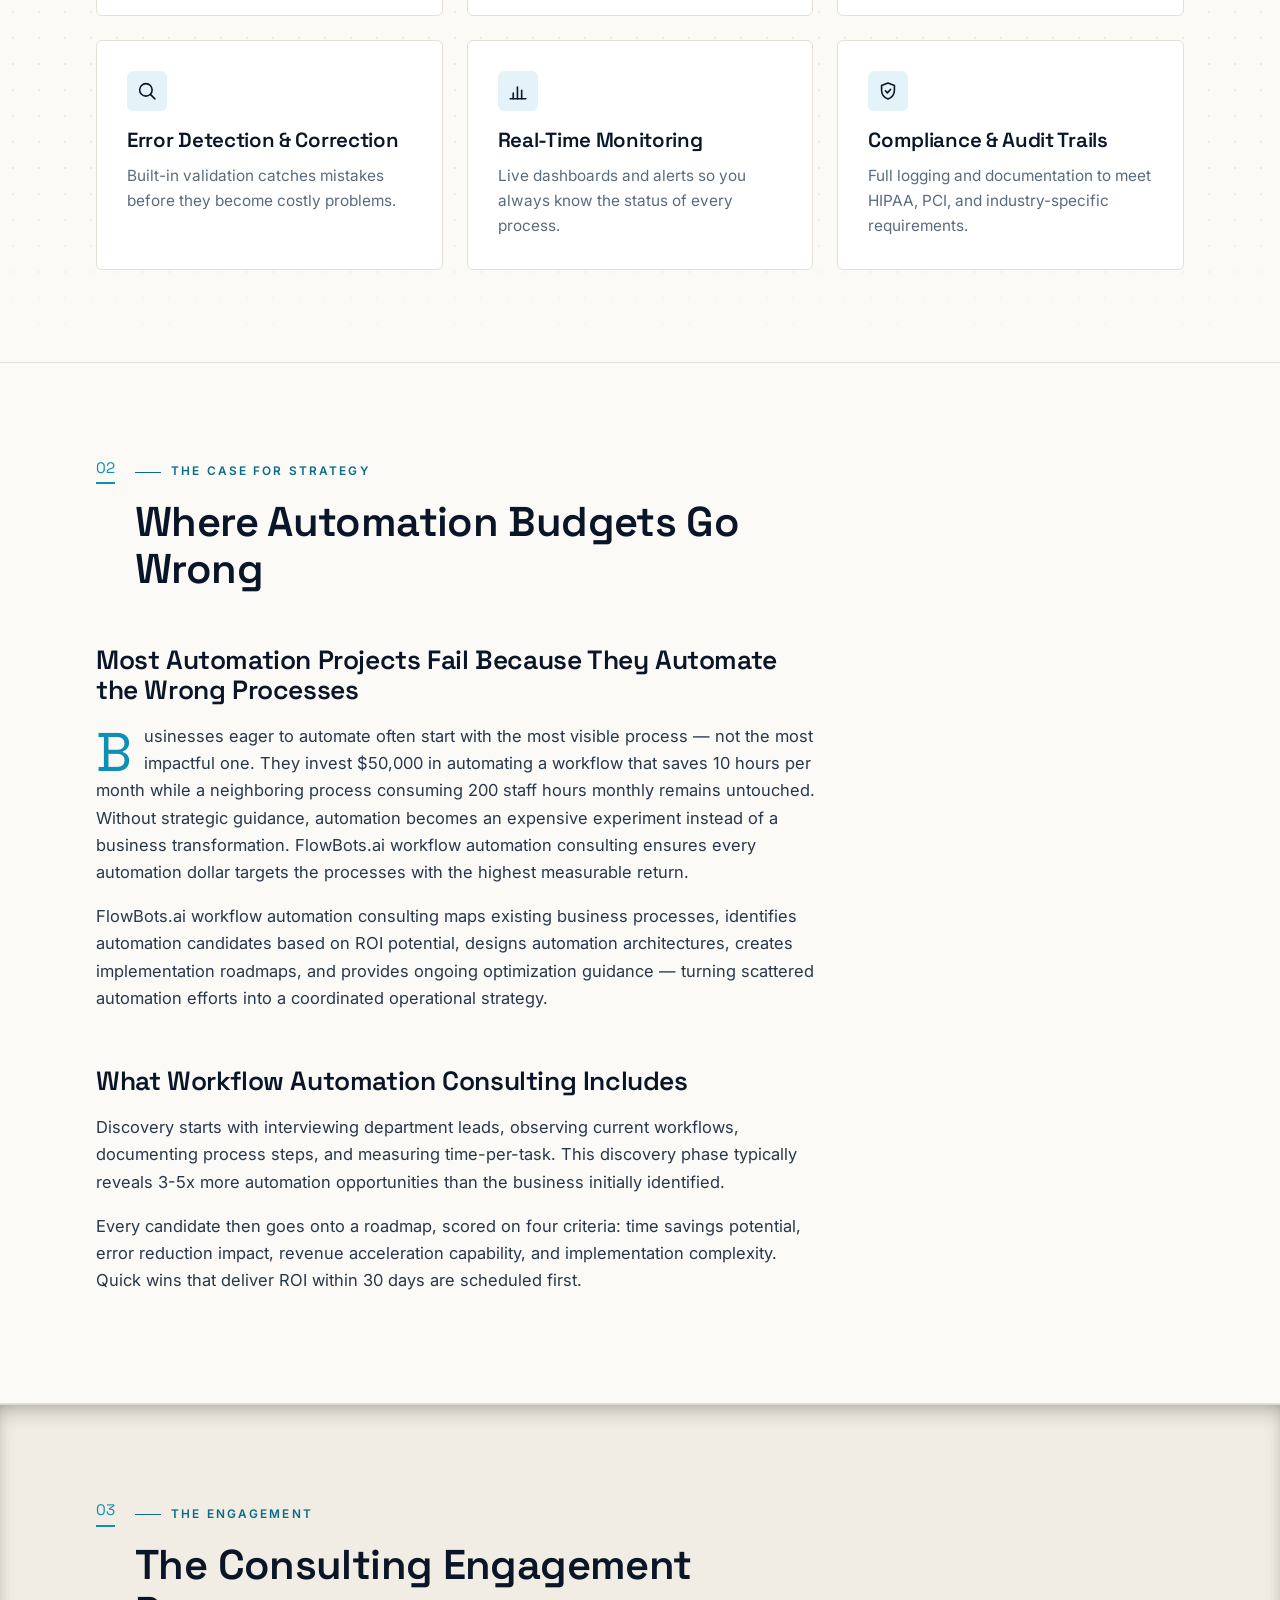
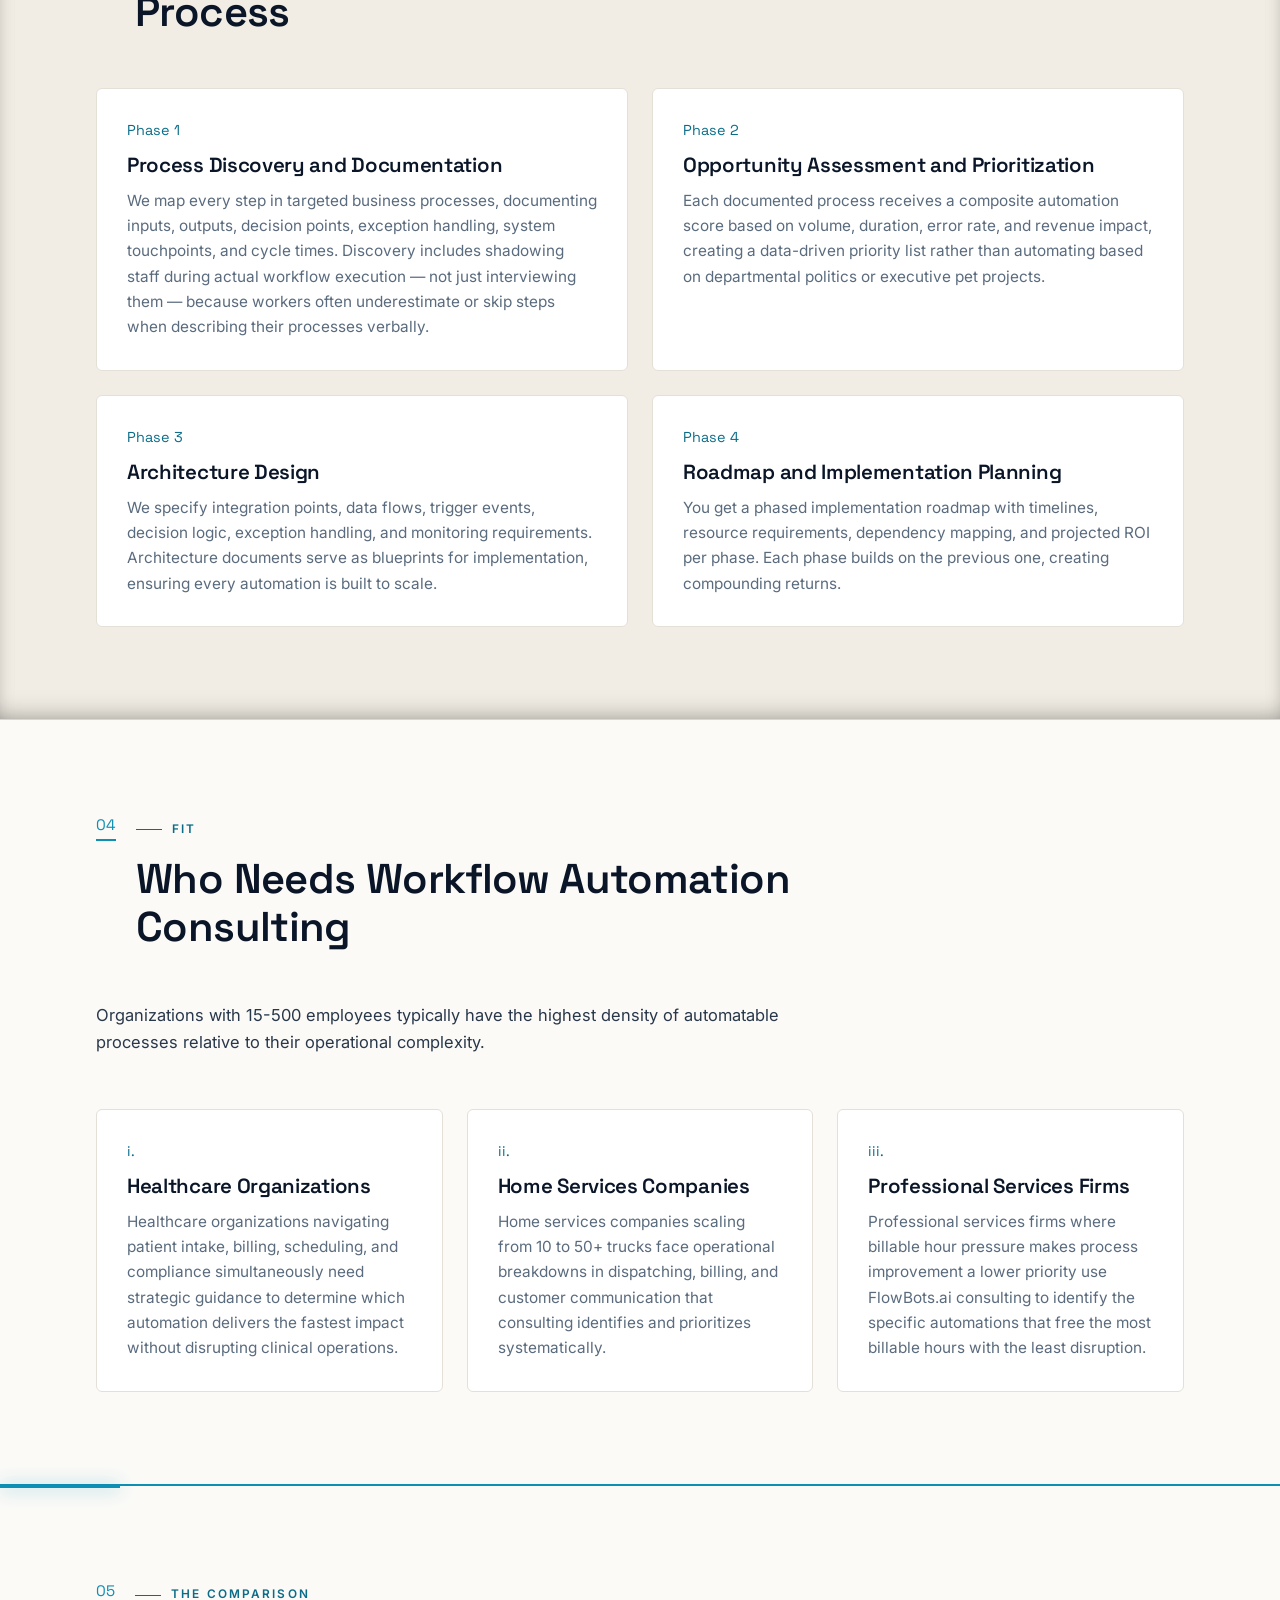
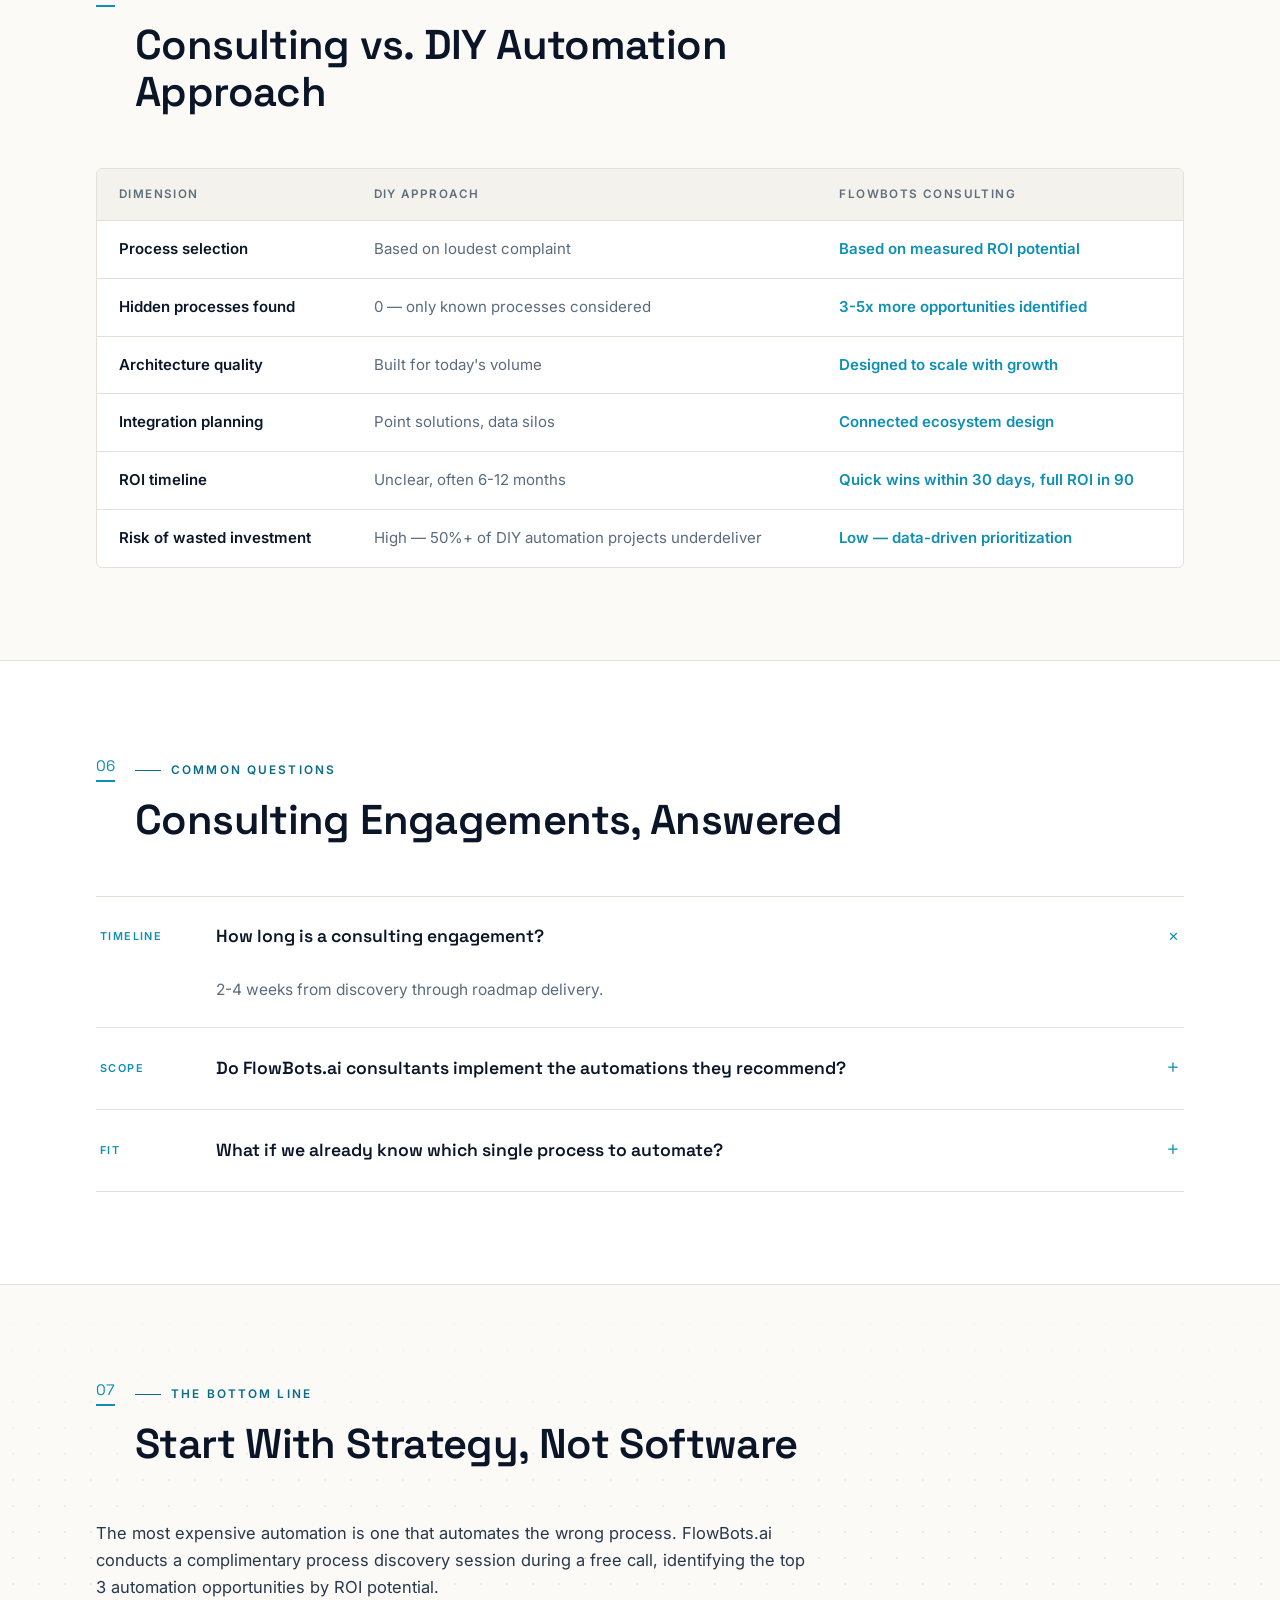
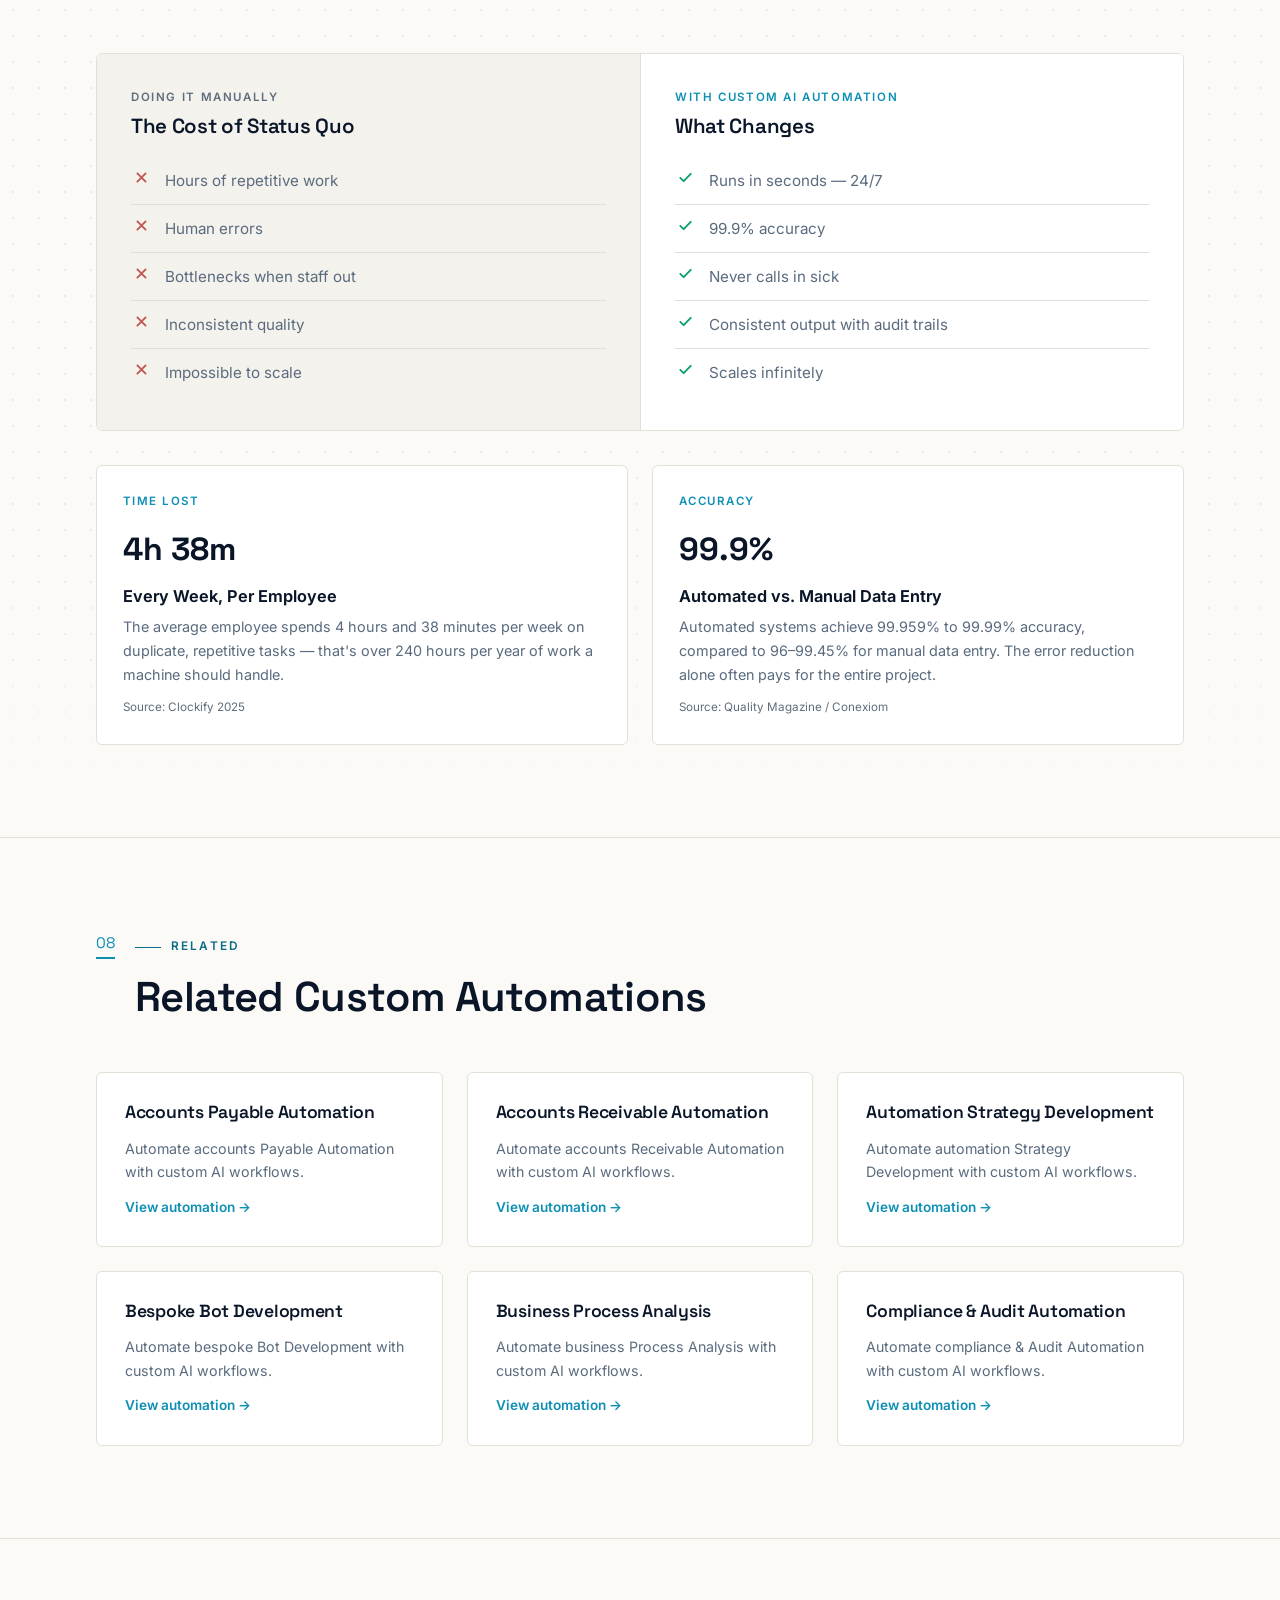
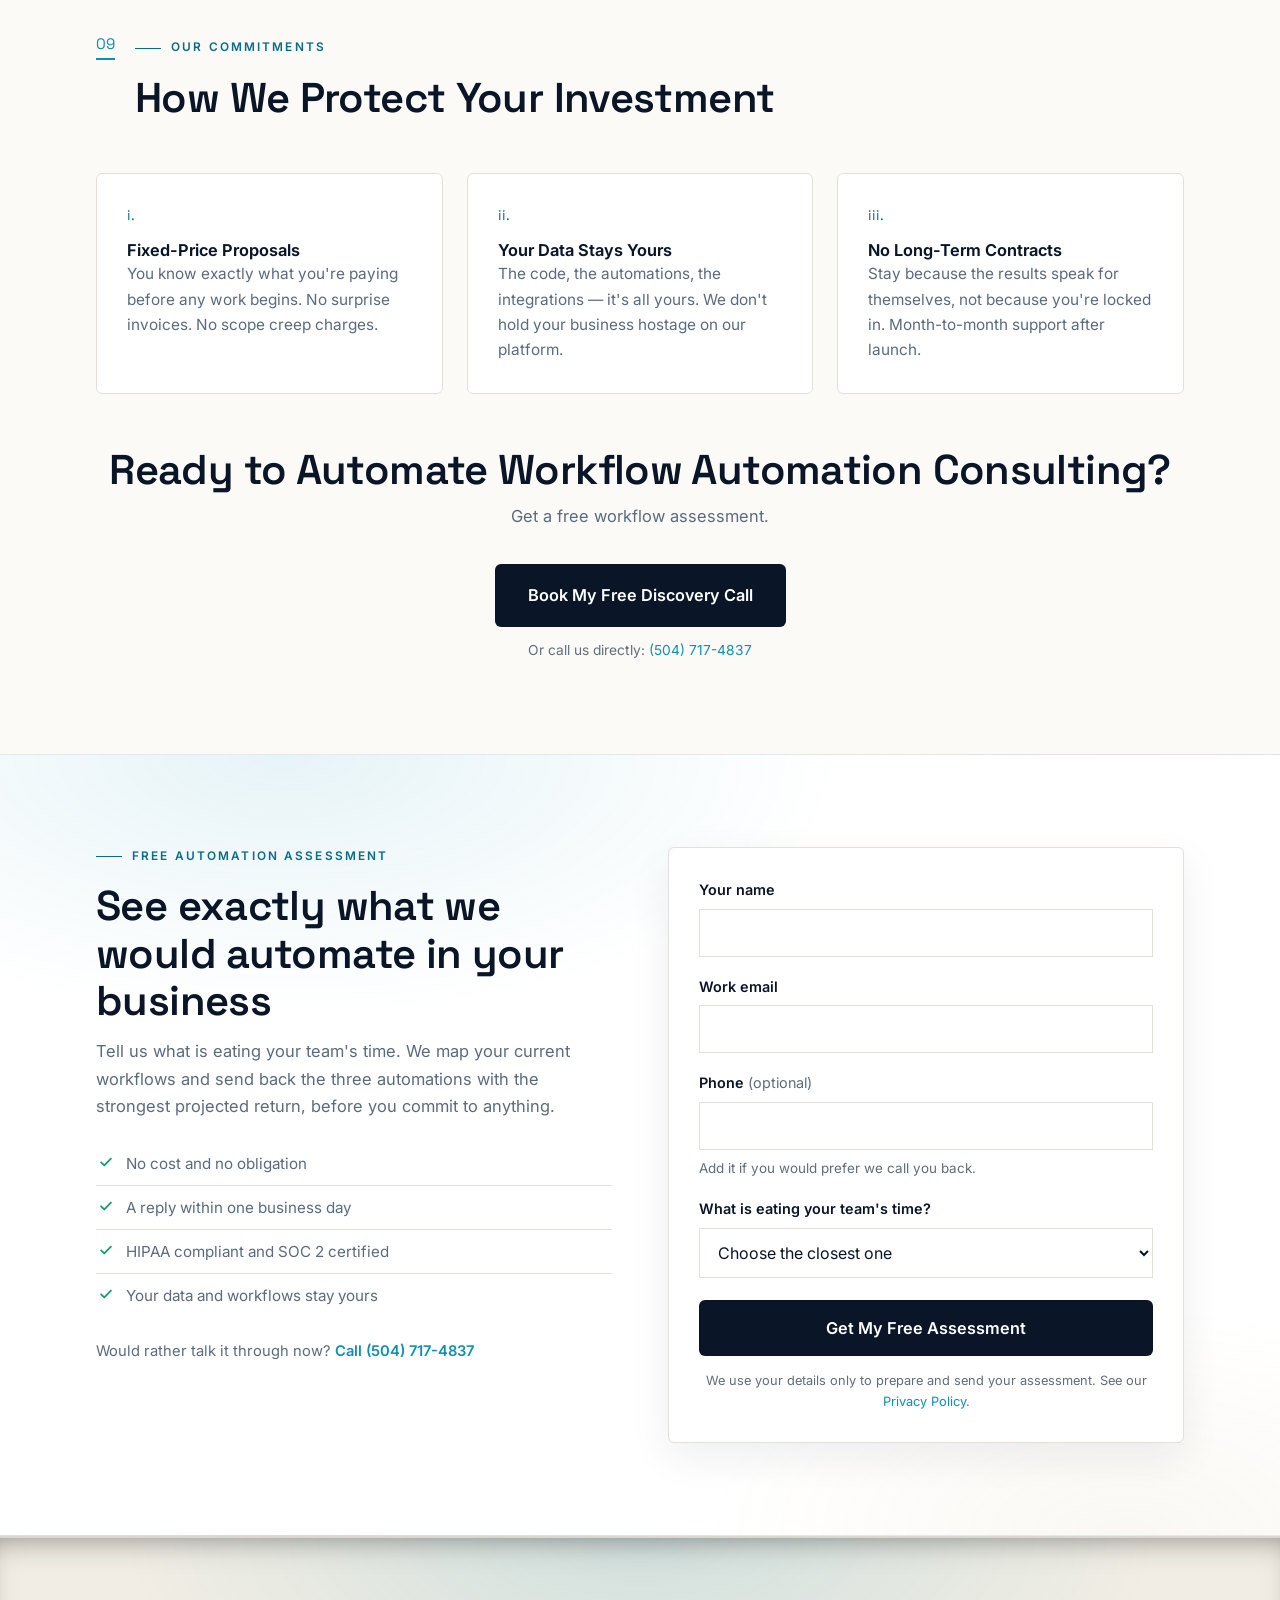
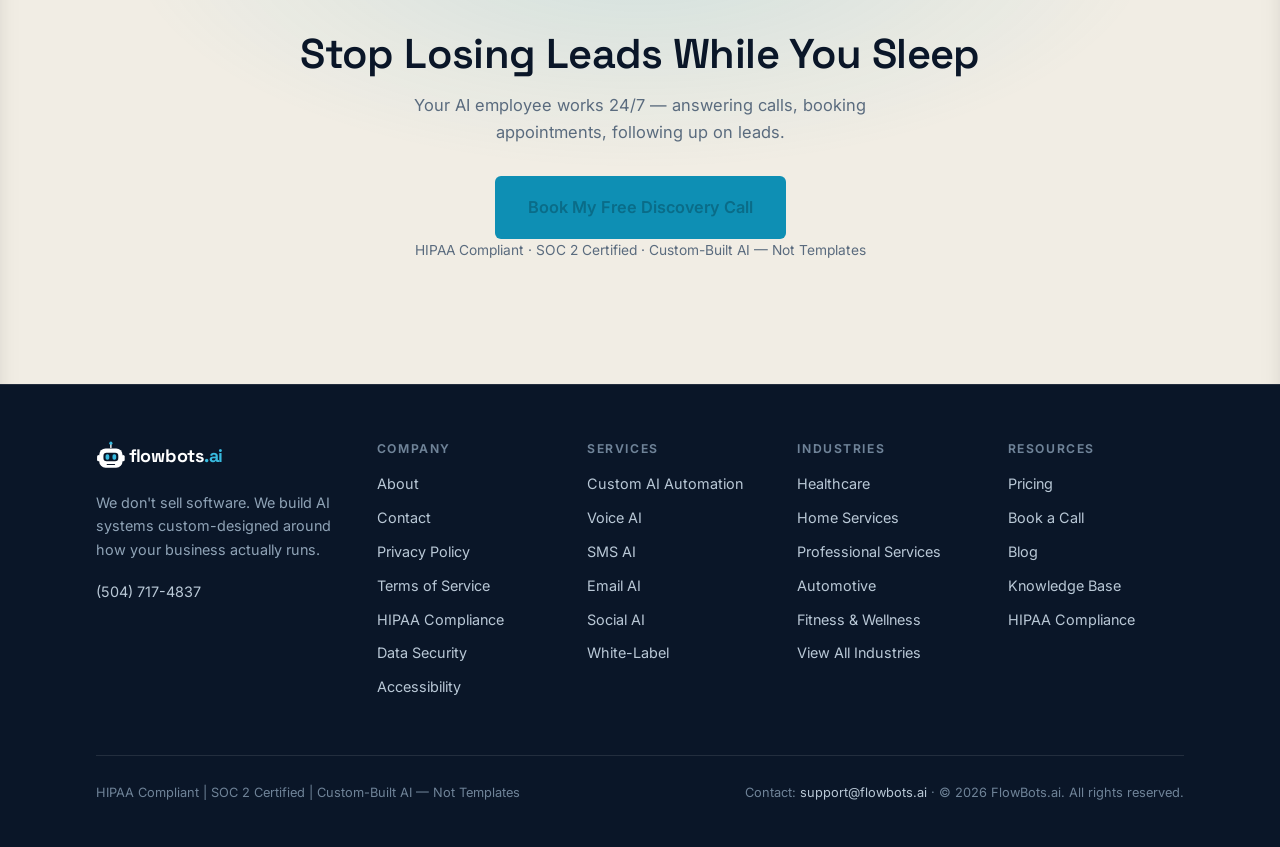
<file: automations.html>
<!DOCTYPE html>
<html lang="en">
<head>
<meta charset="UTF-8">
<meta name="viewport" content="width=device-width, initial-scale=1.0">
<title>Workflow Automation Consulting | Strategy, Architecture &amp; Roadmap — FlowBots.ai</title>
<meta name="description" content="Workflow automation consulting that turns complex processes into efficient systems. Expert guidance from analysis through implementation and optimization.">
<link rel="preconnect" href="https://fonts.googleapis.com">
<link rel="preconnect" href="https://fonts.gstatic.com" crossorigin>
<link href="https://fonts.googleapis.com/css2?family=Space+Grotesk:wght@500;600;700&family=Inter:wght@400;500;600&display=swap" rel="stylesheet">
<link rel="stylesheet" href="style.css?v=28">
<script>/* These are the animated designs: motion is on unless a URL explicitly
   asks for ?motion=off. A production build should restore respect for
   prefers-reduced-motion; this is a review prototype. */
try{if(!/[?&]motion=off/.test(location.search))document.documentElement.classList.add('motion-on');}catch(e){}</script>
</head>
<body>
<svg class="icon-sprite" aria-hidden="true" focusable="false" style="position:absolute;width:0;height:0;overflow:hidden"><defs><symbol id="i-phone" viewBox="0 0 24 24"><path d="M6.2 3.5h3.1l1.5 3.9-2 1.4a12.4 12.4 0 0 0 6.4 6.4l1.4-2 3.9 1.5v3.1a2 2 0 0 1-2.2 2A16.6 16.6 0 0 1 4.2 5.7a2 2 0 0 1 2-2.2Z"/></symbol><symbol id="i-message" viewBox="0 0 24 24"><path d="M4 5.5h16v10.2H9.2L4 20V5.5Z"/><path d="M8.2 9.4h7.6M8.2 12.4h5"/></symbol><symbol id="i-shield" viewBox="0 0 24 24"><path d="M12 3.2 19 6v5.1c0 4.5-2.9 8-7 9.7-4.1-1.7-7-5.2-7-9.7V6l7-2.8Z"/><path d="M9.2 11.8 11.3 14l3.5-3.7"/></symbol><symbol id="i-plug" viewBox="0 0 24 24"><path d="M9 3.2v4.4M15 3.2v4.4M6.2 7.6h11.6v3.1a5.8 5.8 0 0 1-11.6 0V7.6ZM12 16.5v4.3"/></symbol><symbol id="i-gear" viewBox="0 0 24 24"><circle cx="12" cy="12" r="3.1"/><path d="M12 3.2v2.4M12 18.4v2.4M5.8 5.8l1.7 1.7M16.5 16.5l1.7 1.7M3.2 12h2.4M18.4 12h2.4M5.8 18.2l1.7-1.7M16.5 7.5l1.7-1.7"/></symbol><symbol id="i-chart" viewBox="0 0 24 24"><path d="M3.5 20.4h17"/><path d="M6.8 20.4v-6.2M11.4 20.4V7.6M16 20.4v-9.2"/></symbol><symbol id="i-sync" viewBox="0 0 24 24"><path d="M20.2 12a8.2 8.2 0 0 1-13.9 5.9M3.8 12A8.2 8.2 0 0 1 17.7 6.1"/><path d="M3.8 7.2V12h4.8M20.2 16.8V12h-4.8"/></symbol><symbol id="i-folder" viewBox="0 0 24 24"><path d="M3.6 6.4h5.6l2 2.4h9.2v10.8H3.6V6.4Z"/><path d="M3.6 11.6h16.8"/></symbol><symbol id="i-puzzle" viewBox="0 0 24 24"><path d="M9.4 4.2h5.2v2.3a1.7 1.7 0 1 0 3.4 0V4.2h1.8v5.2h-2.3a1.7 1.7 0 1 0 0 3.4h2.3v6.9H4.2v-6.9h2.3a1.7 1.7 0 1 0 0-3.4H4.2V4.2h5.2Z"/></symbol><symbol id="i-bolt" viewBox="0 0 24 24"><path d="M13.4 2.6 4.8 13.5h5.9l-1.1 7.9 8.6-10.9h-5.9l1.1-7.9Z"/></symbol><symbol id="i-lock" viewBox="0 0 24 24"><rect x="4.8" y="10.6" width="14.4" height="9.6" rx="2"/><path d="M8.2 10.6V7.9a3.8 3.8 0 0 1 7.6 0v2.7"/></symbol><symbol id="i-unlock" viewBox="0 0 24 24"><rect x="4.8" y="10.6" width="14.4" height="9.6" rx="2"/><path d="M8.2 10.6V7.9a3.8 3.8 0 0 1 7.1-1.9"/></symbol><symbol id="i-document" viewBox="0 0 24 24"><path d="M6.2 3.4h7.4l4.2 4.2v13H6.2V3.4Z"/><path d="M13.6 3.4v4.2h4.2M9.2 12.4h5.6M9.2 15.8h5.6"/></symbol><symbol id="i-flask" viewBox="0 0 24 24"><path d="M9.4 3.4v6.1L4.6 18a2 2 0 0 0 1.7 3h11.4a2 2 0 0 0 1.7-3l-4.8-8.5V3.4"/><path d="M8.2 3.4h7.6M7.4 14.2h9.2"/></symbol><symbol id="i-trending" viewBox="0 0 24 24"><path d="M3.4 16.8 9.2 11l3.7 3.7 7.7-7.7"/><path d="M15.4 7h5.2v5.2"/></symbol><symbol id="i-users" viewBox="0 0 24 24"><circle cx="9.2" cy="8.4" r="3.2"/><path d="M3.6 19.6a5.6 5.6 0 0 1 11.2 0"/><path d="M16.2 6.2a3 3 0 0 1 0 5.9M17.4 14.6a5 5 0 0 1 3.2 4.6"/></symbol><symbol id="i-bot" viewBox="0 0 24 24"><rect x="4.4" y="8.2" width="15.2" height="10.6" rx="3"/><path d="M12 4.2v4M9.4 12.6v1.8M14.6 12.6v1.8M2.6 12.4v3M21.4 12.4v3"/><circle cx="12" cy="3.2" r="1.2"/></symbol><symbol id="i-tools" viewBox="0 0 24 24"><path d="M14.8 6.4a3.8 3.8 0 0 0 5 5l-9.6 9.6a2.2 2.2 0 0 1-3.1-3.1l9.6-9.6a3.8 3.8 0 0 0-5-5"/></symbol><symbol id="i-receipt" viewBox="0 0 24 24"><path d="M6 3.4h12v17.2l-3-1.9-3 1.9-3-1.9-3 1.9V3.4Z"/><path d="M9 8.4h6M9 12.2h6"/></symbol><symbol id="i-star" viewBox="0 0 24 24"><path d="m12 3.4 2.7 5.5 6 .9-4.3 4.2 1 6-5.4-2.8-5.4 2.8 1-6L3.3 9.8l6-.9L12 3.4Z"/></symbol><symbol id="i-mic" viewBox="0 0 24 24"><rect x="9.2" y="2.6" width="5.6" height="10.8" rx="2.8"/><path d="M5.4 11.6a6.6 6.6 0 0 0 13.2 0M12 18.2v3.2"/></symbol><symbol id="i-repeat" viewBox="0 0 24 24"><path d="M4.2 9.4a4 4 0 0 1 4-4h11.6M19.8 14.6a4 4 0 0 1-4 4H4.2"/><path d="M16.6 2.4 19.8 5.4l-3.2 3M7.4 15.6 4.2 18.6l3.2 3"/></symbol><symbol id="i-cpu" viewBox="0 0 24 24"><rect x="7.6" y="7.6" width="8.8" height="8.8" rx="1.6"/><path d="M10.6 2.8v4.8M13.4 2.8v4.8M10.6 16.4v4.8M13.4 16.4v4.8M2.8 10.6h4.8M2.8 13.4h4.8M16.4 10.6h4.8M16.4 13.4h4.8"/></symbol><symbol id="i-calendar" viewBox="0 0 24 24"><rect x="3.8" y="5.4" width="16.4" height="15" rx="2"/><path d="M8.2 2.8v4.4M15.8 2.8v4.4M3.8 10.4h16.4"/></symbol><symbol id="i-card" viewBox="0 0 24 24"><rect x="2.8" y="5.2" width="18.4" height="13.6" rx="2.2"/><path d="M2.8 10h18.4M6.4 14.6h3.4"/></symbol><symbol id="i-ruler" viewBox="0 0 24 24"><path d="m3.4 15.4 12-12 5.2 5.2-12 12-5.2-5.2Z"/><path d="m7.4 11.4 2 2M10.6 8.2l2 2M13.8 5 15.8 7"/></symbol><symbol id="i-clock" viewBox="0 0 24 24"><circle cx="12" cy="12" r="8.6"/><path d="M12 6.8V12l3.4 2.2"/></symbol><symbol id="i-search" viewBox="0 0 24 24"><circle cx="10.8" cy="10.8" r="6.8"/><path d="m16 16 4.6 4.6"/></symbol><symbol id="i-graduation" viewBox="0 0 24 24"><path d="M2.8 8.6 12 4.2l9.2 4.4-9.2 4.4L2.8 8.6Z"/><path d="M6.6 10.6v5.2c0 1.6 2.4 2.9 5.4 2.9s5.4-1.3 5.4-2.9v-5.2M20.4 9v5.4"/></symbol><symbol id="i-target" viewBox="0 0 24 24"><circle cx="12" cy="12" r="8.4"/><circle cx="12" cy="12" r="4.6"/><circle cx="12" cy="12" r="1"/></symbol><symbol id="i-home" viewBox="0 0 24 24"><path d="M3.8 10.8 12 3.8l8.2 7v9.4H3.8v-9.4Z"/><path d="M9.4 20.2v-5.6h5.2v5.6"/></symbol><symbol id="i-health" viewBox="0 0 24 24"><path d="M6.2 3.2v5.4a4.6 4.6 0 0 0 9.2 0V3.2"/><path d="M4.4 3.2h3.6M13.6 3.2h3.6M10.8 13a5.4 5.4 0 0 0 5.4 5.2 3.6 3.6 0 0 0 3.6-3.6v-1.2"/><circle cx="19.8" cy="11.4" r="2"/></symbol><symbol id="i-building" viewBox="0 0 24 24"><path d="M4.2 20.6V8.2L12 3.4l7.8 4.8v12.4"/><path d="M3 20.6h18M8 11.4h2.4M13.6 11.4H16M8 15.4h2.4M13.6 15.4H16"/></symbol><symbol id="i-check" viewBox="0 0 24 24"><path d="m4.6 12.4 4.8 4.8 10-10.4"/></symbol><symbol id="i-x" viewBox="0 0 24 24"><path d="M6.2 6.2l11.6 11.6M17.8 6.2 6.2 17.8"/></symbol><symbol id="i-menu" viewBox="0 0 24 24"><path d="M3.8 7h16.4M3.8 12h16.4M3.8 17h16.4"/></symbol><symbol id="i-arrow-down" viewBox="0 0 24 24"><path d="M12 4.2v14.6M6.4 13.4 12 19l5.6-5.6"/></symbol><symbol id="i-mail" viewBox="0 0 24 24"><rect x="3.2" y="5.2" width="17.6" height="13.6" rx="2"/><path d="m3.8 6.6 8.2 6 8.2-6"/></symbol><symbol id="i-route" viewBox="0 0 24 24"><circle cx="6" cy="6" r="2.6"/><circle cx="18" cy="18" r="2.6"/><path d="M8.6 6h5.8a3.6 3.6 0 0 1 0 7.2H9.6a3.6 3.6 0 0 0 0 7.2h.4"/></symbol></defs></svg>

<div class="topbar">
  <b>HIPAA Compliant &amp; SOC 2 Certified</b><span class="sep">|</span><span class="hide-m">Fixed-Price Proposals — No Surprise Invoices</span><span class="sep hide-m">|</span><span class="hide-m">Custom-Built — Not Templates</span>
</div>

<header class="site-header">
  <div class="wrap nav">
    <a class="brand" href="index.html" aria-label="FlowBots.ai home">
      <svg xmlns="http://www.w3.org/2000/svg" width="200" height="38" viewBox="0 0 320 60" role="img" aria-label="flowbots.ai"><g transform="translate(2 4)"><path stroke="#0A1628" stroke-linecap="round" stroke-width="2.5" d="M26 0v8"/><circle cx="26" r="3" fill="#0E8FB4"/><rect width="44" height="36" x="4" y="10" fill="#0A1628" rx="12" ry="12"/><rect width="6" height="12" y="22" fill="#0A1628" rx="3" ry="3"/><rect width="6" height="12" x="46" y="22" fill="#0A1628" rx="3" ry="3"/><rect width="28" height="16" x="12" y="18" fill="#0a1628" rx="6" ry="6"/><rect width="7" height="10" x="16" y="21" fill="#0E8FB4" rx="3" ry="3"/><rect width="7" height="10" x="29" y="21" fill="#0E8FB4" rx="3" ry="3"/><path stroke="#0a1628" stroke-linecap="round" stroke-width="2" d="M19 40h14"/></g><text x="62" y="40" fill="#0A1628" font-family="'Space Grotesk','DM Sans',Arial,sans-serif" font-size="34" font-weight="700" letter-spacing="-.5">flowbots<tspan fill="#0E8FB4">.ai</tspan></text></svg>
    </a>
    <ul class="nav-links">
      <li><a href="solutions.html">Solutions</a></li>
      <li><a href="industries.html">Industries</a></li>
      <li><a href="automations.html" aria-current="page">Automations</a></li>
      <li><a href="pricing.html">Pricing</a></li>
      <li><a href="about.html">About</a></li>
      <li><a href="blog.html">Blog</a></li>
    </ul>
    <div class="nav-cta">
      <a class="nav-phone" href="tel:+15047174837" data-track="tel-click">(504) 717-4837</a>
      <a class="btn btn-primary" href="https://www.flowbots.ai/book-call/" data-track="cta-book">Book My Free Discovery Call</a>
      <button class="nav-toggle" aria-expanded="false" aria-label="Open menu"><svg class="ico" aria-hidden="true"><use href="#i-menu"></use></svg></button>
    </div>
  </div>
  <nav class="mobile-menu" aria-label="Mobile">
    <a href="solutions.html">Solutions</a>
    <a href="industries.html">Industries</a>
    <a href="automations.html">Automations</a>
    <a href="pricing.html">Pricing</a>
    <a href="about.html">About</a>
    <a href="blog.html">Blog</a>
    <a href="tel:+15047174837" data-track="tel-click">(504) 717-4837</a>
  </nav>
</header>

<main>

<!-- ============ HERO ============ -->
<section class="hero">
  <div class="wrap">
    <div style="max-width:780px">
      <p class="crumbs"><a href="index.html">Home</a><span class="sep">»</span><a href="automations.html">Custom AI Automations</a><span class="sep">»</span>Workflow Automation Consulting</p>
      <span class="chip">Custom AI Automation</span>
      <h1>Workflow Automation Consulting</h1>
      <p class="lede">Workflow automation consulting that turns complex processes into efficient systems. Expert guidance from analysis through implementation and optimization.</p>
      <div class="cta-row">
        <a class="btn btn-primary btn-lg" href="https://www.flowbots.ai/book-call/" data-track="cta-book">Book My Free Discovery Call</a>
        <a class="btn btn-ghost btn-lg" href="automations.html">See All Automations</a>
      </div>
      <p class="micro">30 minutes. Free. No pressure. No sales pitch.</p>
      <div class="chips">
        <span>HIPAA Compliant</span>
        <span>SOC 2 Certified</span>
        <span>Custom-Built — Not Templates</span>
      </div>
    </div>
  </div>
</section>

<!-- ============ STATS ============ -->
<section class="sec-panel" style="padding-top:0">
  <div class="wrap">
    <div class="stat-grid reveal" style="grid-template-columns:repeat(auto-fit,minmax(160px,1fr))">
      <div class="stat"><b class="countup" data-target="45" data-suffix="%">0%</b><span class="stat-label">Of work activities are automatable</span><span class="stat-src">McKinsey Global Institute</span></div>
      <div class="stat"><b class="countup" data-target="3.50" data-prefix="$">$0</b><span class="stat-label">Return per $1 invested in AI</span><span class="stat-src">IBM Global AI Adoption Index</span></div>
      <div class="stat"><b class="countup" data-target="80" data-suffix="%">0%</b><span class="stat-label">Cost reduction with automated processing</span><span class="stat-src">Ardent Partners 2025</span></div>
    </div>
  </div>
</section>

<!-- ============ 01 · CAPABILITIES ============ -->
<section class="sec-grid">
  <div class="wrap">
    <div class="num-head reveal">
      <span class="n">01</span>
      <div class="section-head" style="margin-bottom:0">
        <span class="eyebrow">Capabilities</span>
        <h2>How FlowBots Handles Workflow Automation Consulting</h2>
      </div>
    </div>
    <div class="grid-3">
      <div class="card reveal"><div class="card-icon"><svg class="ico" aria-hidden="true"><use href="#i-document"></use></svg></div><h3>Intelligent Data Extraction</h3><p>AI reads, interprets, and processes documents, forms, and inputs automatically.</p></div>
      <div class="card reveal"><div class="card-icon"><svg class="ico" aria-hidden="true"><use href="#i-gear"></use></svg></div><h3>Rule-Based Workflow Triggers</h3><p>Custom logic that matches your exact business rules and approval chains.</p></div>
      <div class="card reveal"><div class="card-icon"><svg class="ico" aria-hidden="true"><use href="#i-plug"></use></svg></div><h3>Multi-System Integration</h3><p>Connects with your CRM, EHR, accounting, calendar, and any other tools you use.</p></div>
      <div class="card reveal"><div class="card-icon"><svg class="ico" aria-hidden="true"><use href="#i-search"></use></svg></div><h3>Error Detection &amp; Correction</h3><p>Built-in validation catches mistakes before they become costly problems.</p></div>
      <div class="card reveal"><div class="card-icon"><svg class="ico" aria-hidden="true"><use href="#i-chart"></use></svg></div><h3>Real-Time Monitoring</h3><p>Live dashboards and alerts so you always know the status of every process.</p></div>
      <div class="card reveal"><div class="card-icon"><svg class="ico" aria-hidden="true"><use href="#i-shield"></use></svg></div><h3>Compliance &amp; Audit Trails</h3><p>Full logging and documentation to meet HIPAA, PCI, and industry-specific requirements.</p></div>
    </div>
  </div>
</section>

<!-- ============ 02 · LONG-FORM ============ -->
<section class="sec-wash">
  <div class="wrap">
    <div class="num-head reveal">
      <span class="n">02</span>
      <div class="section-head" style="margin-bottom:0">
        <span class="eyebrow">The Case for Strategy</span>
        <h2>Where Automation Budgets Go Wrong</h2>
      </div>
    </div>
    <div class="prose reveal">
      <h2>Most Automation Projects Fail Because They Automate the Wrong Processes</h2>
      <p class="drop">Businesses eager to automate often start with the most visible process — not the most impactful one. They invest $50,000 in automating a workflow that saves 10 hours per month while a neighboring process consuming 200 staff hours monthly remains untouched. Without strategic guidance, automation becomes an expensive experiment instead of a business transformation. FlowBots.ai workflow automation consulting ensures every automation dollar targets the processes with the highest measurable return.</p>
      <p>FlowBots.ai workflow automation consulting maps existing business processes, identifies automation candidates based on ROI potential, designs automation architectures, creates implementation roadmaps, and provides ongoing optimization guidance — turning scattered automation efforts into a coordinated operational strategy.</p>

      <h2>What Workflow Automation Consulting Includes</h2>
      <p>Discovery starts with interviewing department leads, observing current workflows, documenting process steps, and measuring time-per-task. This discovery phase typically reveals 3-5x more automation opportunities than the business initially identified.</p>
      <p>Every candidate then goes onto a roadmap, scored on four criteria: time savings potential, error reduction impact, revenue acceleration capability, and implementation complexity. Quick wins that deliver ROI within 30 days are scheduled first.</p>
    </div>
  </div>
</section>

<!-- ============ 03 · ENGAGEMENT PROCESS ============ -->
<section class="sec-inset">
  <div class="wrap">
    <div class="num-head reveal">
      <span class="n">03</span>
      <div class="section-head" style="margin-bottom:0">
        <span class="eyebrow">The Engagement</span>
        <h2>The Consulting Engagement Process</h2>
      </div>
    </div>
    <div class="grid-2">
      <div class="card reveal">
        <span class="card-num">Phase 1</span>
        <h3>Process Discovery and Documentation</h3>
        <p>We map every step in targeted business processes, documenting inputs, outputs, decision points, exception handling, system touchpoints, and cycle times. Discovery includes shadowing staff during actual workflow execution — not just interviewing them — because workers often underestimate or skip steps when describing their processes verbally.</p>
      </div>
      <div class="card reveal">
        <span class="card-num">Phase 2</span>
        <h3>Opportunity Assessment and Prioritization</h3>
        <p>Each documented process receives a composite automation score based on volume, duration, error rate, and revenue impact, creating a data-driven priority list rather than automating based on departmental politics or executive pet projects.</p>
      </div>
      <div class="card reveal">
        <span class="card-num">Phase 3</span>
        <h3>Architecture Design</h3>
        <p>We specify integration points, data flows, trigger events, decision logic, exception handling, and monitoring requirements. Architecture documents serve as blueprints for implementation, ensuring every automation is built to scale.</p>
      </div>
      <div class="card reveal">
        <span class="card-num">Phase 4</span>
        <h3>Roadmap and Implementation Planning</h3>
        <p>You get a phased implementation roadmap with timelines, resource requirements, dependency mapping, and projected ROI per phase. Each phase builds on the previous one, creating compounding returns.</p>
      </div>
    </div>
  </div>
</section>

<!-- ============ 04 · WHO NEEDS IT ============ -->
<section>
  <div class="wrap">
    <div class="num-head reveal">
      <span class="n">04</span>
      <div class="section-head" style="margin-bottom:0">
        <span class="eyebrow">Fit</span>
        <h2>Who Needs Workflow Automation Consulting</h2>
      </div>
    </div>
    <div class="prose reveal">
      <p>Organizations with 15-500 employees typically have the highest density of automatable processes relative to their operational complexity.</p>
    </div>
    <div class="grid-3 mt-4">
      <div class="card reveal"><span class="card-num">i.</span><h3>Healthcare Organizations</h3><p>Healthcare organizations navigating patient intake, billing, scheduling, and compliance simultaneously need strategic guidance to determine which automation delivers the fastest impact without disrupting clinical operations.</p></div>
      <div class="card reveal"><span class="card-num">ii.</span><h3>Home Services Companies</h3><p>Home services companies scaling from 10 to 50+ trucks face operational breakdowns in dispatching, billing, and customer communication that consulting identifies and prioritizes systematically.</p></div>
      <div class="card reveal"><span class="card-num">iii.</span><h3>Professional Services Firms</h3><p>Professional services firms where billable hour pressure makes process improvement a lower priority use FlowBots.ai consulting to identify the specific automations that free the most billable hours with the least disruption.</p></div>
    </div>
  </div>
</section>

<!-- ============ 05 · CONSULTING VS DIY ============ -->
<section class="sec-rule">
  <div class="wrap">
    <div class="num-head reveal">
      <span class="n">05</span>
      <div class="section-head" style="margin-bottom:0">
        <span class="eyebrow">The Comparison</span>
        <h2>Consulting vs. DIY Automation Approach</h2>
      </div>
    </div>
    <div class="table-wrap reveal">
      <table>
        <thead><tr><th scope="col">Dimension</th><th scope="col">DIY Approach</th><th scope="col">FlowBots Consulting</th></tr></thead>
        <tbody>
          <tr><td>Process selection</td><td>Based on loudest complaint</td><td class="hl">Based on measured ROI potential</td></tr>
          <tr><td>Hidden processes found</td><td>0 — only known processes considered</td><td class="hl">3-5x more opportunities identified</td></tr>
          <tr><td>Architecture quality</td><td>Built for today's volume</td><td class="hl">Designed to scale with growth</td></tr>
          <tr><td>Integration planning</td><td>Point solutions, data silos</td><td class="hl">Connected ecosystem design</td></tr>
          <tr><td>ROI timeline</td><td>Unclear, often 6-12 months</td><td class="hl">Quick wins within 30 days, full ROI in 90</td></tr>
          <tr><td>Risk of wasted investment</td><td>High — 50%+ of DIY automation projects underdeliver</td><td class="hl">Low — data-driven prioritization</td></tr>
        </tbody>
      </table>
    </div>
  </div>
</section>

<!-- ============ 06 · FAQ ============ -->
<section class="sec-panel">
  <div class="wrap">
    <div class="num-head reveal">
      <span class="n">06</span>
      <div class="section-head" style="margin-bottom:0">
        <span class="eyebrow">Common Questions</span>
        <h2>Consulting Engagements, Answered</h2>
      </div>
    </div>
    <div class="faq reveal">
      <details open>
        <summary><span class="q-tag">Timeline</span>How long is a consulting engagement?</summary>
        <div class="faq-a">2-4 weeks from discovery through roadmap delivery.</div>
      </details>
      <details>
        <summary><span class="q-tag">Scope</span>Do FlowBots.ai consultants implement the automations they recommend?</summary>
        <div class="faq-a">Yes. FlowBots.ai provides end-to-end service from consulting through implementation, so the team that maps your processes is the team that builds the system.</div>
      </details>
      <details>
        <summary><span class="q-tag">Fit</span>What if we already know which single process to automate?</summary>
        <div class="faq-a">Businesses that have already identified the process can skip the full consulting engagement and proceed directly to business process analysis.</div>
      </details>
    </div>
  </div>
</section>

<!-- ============ 07 · START WITH STRATEGY ============ -->
<section class="sec-grid">
  <div class="wrap">
    <div class="num-head reveal">
      <span class="n">07</span>
      <div class="section-head" style="margin-bottom:0">
        <span class="eyebrow">The Bottom Line</span>
        <h2>Start With Strategy, Not Software</h2>
      </div>
    </div>
    <div class="prose reveal">
      <p>The most expensive automation is one that automates the wrong process. FlowBots.ai conducts a complimentary process discovery session during a free call, identifying the top 3 automation opportunities by ROI potential.</p>
    </div>

    <div class="cmp mt-4 reveal">
      <div class="cmp-col bad">
        <span class="cmp-tag">Doing It Manually</span>
        <h3>The Cost of Status Quo</h3>
        <ul>
          <li>Hours of repetitive work</li>
          <li>Human errors</li>
          <li>Bottlenecks when staff out</li>
          <li>Inconsistent quality</li>
          <li>Impossible to scale</li>
        </ul>
      </div>
      <div class="cmp-col good">
        <span class="cmp-tag">With Custom AI Automation</span>
        <h3>What Changes</h3>
        <ul>
          <li>Runs in seconds — 24/7</li>
          <li>99.9% accuracy</li>
          <li>Never calls in sick</li>
          <li>Consistent output with audit trails</li>
          <li>Scales infinitely</li>
        </ul>
      </div>
    </div>

    <div class="grid-2 mt-3">
      <div class="stat-detail reveal">
        <span class="tag">Time Lost</span>
        <b class="n">4h 38m</b>
        <h4>Every Week, Per Employee</h4>
        <p>The average employee spends 4 hours and 38 minutes per week on duplicate, repetitive tasks — that's over 240 hours per year of work a machine should handle.</p>
        <span class="src">Source: Clockify 2025</span>
      </div>
      <div class="stat-detail reveal">
        <span class="tag">Accuracy</span>
        <b class="n">99.9%</b>
        <h4>Automated vs. Manual Data Entry</h4>
        <p>Automated systems achieve 99.959% to 99.99% accuracy, compared to 96–99.45% for manual data entry. The error reduction alone often pays for the entire project.</p>
        <span class="src">Source: Quality Magazine / Conexiom</span>
      </div>
    </div>
  </div>
</section>

<!-- ============ 08 · RELATED AUTOMATIONS ============ -->
<section class="sec-wash">
  <div class="wrap">
    <div class="num-head reveal">
      <span class="n">08</span>
      <div class="section-head" style="margin-bottom:0">
        <span class="eyebrow">Related</span>
        <h2>Related Custom Automations</h2>
      </div>
    </div>
    <div class="grid-3">
      <a class="post-card reveal" href="automations.html"><h3>Accounts Payable Automation</h3><p>Automate accounts Payable Automation with custom AI workflows.</p><span class="read">View automation →</span></a>
      <a class="post-card reveal" href="automations.html"><h3>Accounts Receivable Automation</h3><p>Automate accounts Receivable Automation with custom AI workflows.</p><span class="read">View automation →</span></a>
      <a class="post-card reveal" href="automations.html"><h3>Automation Strategy Development</h3><p>Automate automation Strategy Development with custom AI workflows.</p><span class="read">View automation →</span></a>
      <a class="post-card reveal" href="automations.html"><h3>Bespoke Bot Development</h3><p>Automate bespoke Bot Development with custom AI workflows.</p><span class="read">View automation →</span></a>
      <a class="post-card reveal" href="automations.html"><h3>Business Process Analysis</h3><p>Automate business Process Analysis with custom AI workflows.</p><span class="read">View automation →</span></a>
      <a class="post-card reveal" href="automations.html"><h3>Compliance &amp; Audit Automation</h3><p>Automate compliance &amp; Audit Automation with custom AI workflows.</p><span class="read">View automation →</span></a>
    </div>
  </div>
</section>

<!-- ============ 09 · PROTECT YOUR INVESTMENT ============ -->
<section>
  <div class="wrap">
    <div class="num-head reveal">
      <span class="n">09</span>
      <div class="section-head" style="margin-bottom:0">
        <span class="eyebrow">Our Commitments</span>
        <h2>How We Protect Your Investment</h2>
      </div>
    </div>
    <div class="grid-3">
      <div class="card reveal"><span class="card-num">i.</span><h4>Fixed-Price Proposals</h4><p>You know exactly what you're paying before any work begins. No surprise invoices. No scope creep charges.</p></div>
      <div class="card reveal"><span class="card-num">ii.</span><h4>Your Data Stays Yours</h4><p>The code, the automations, the integrations — it's all yours. We don't hold your business hostage on our platform.</p></div>
      <div class="card reveal"><span class="card-num">iii.</span><h4>No Long-Term Contracts</h4><p>Stay because the results speak for themselves, not because you're locked in. Month-to-month support after launch.</p></div>
    </div>

    <div class="center mt-4 reveal">
      <h2>Ready to Automate Workflow Automation Consulting?</h2>
      <p class="muted mt-1" style="max-width:620px;margin-left:auto;margin-right:auto">Get a free workflow assessment.</p>
      <p class="mt-3"><a class="btn btn-primary btn-lg" href="https://www.flowbots.ai/book-call/" data-track="cta-book">Book My Free Discovery Call</a></p>
      <p class="micro">Or call us directly: <a href="tel:+15047174837" data-track="tel-click">(504) 717-4837</a></p>
    </div>
  </div>
</section>


<section class="lead-section sec-feature" id="assessment">
  <div class="wrap lead-grid">
    <div class="lead-copy">
      <span class="eyebrow">Free Automation Assessment</span>
      <h2>See exactly what we would automate in your business</h2>
      <p>Tell us what is eating your team's time. We map your current workflows and send back the three automations with the strongest projected return, before you commit to anything.</p>
      <ul class="lead-assure">
        <li>No cost and no obligation</li>
        <li>A reply within one business day</li>
        <li>HIPAA compliant and SOC 2 certified</li>
        <li>Your data and workflows stay yours</li>
      </ul>
      <p class="lead-alt">Would rather talk it through now? <a href="tel:+15047174837" data-track="tel-click">Call (504) 717-4837</a></p>
    </div>

    <form class="lead-form" novalidate data-leadform>
      <div class="field">
        <label for="lf-name">Your name</label>
        <input id="lf-name" name="name" type="text" autocomplete="name" required aria-describedby="lf-name-err">
        <span class="field-err" id="lf-name-err" role="alert"></span>
      </div>
      <div class="field">
        <label for="lf-email">Work email</label>
        <input id="lf-email" name="email" type="email" autocomplete="email" inputmode="email" required aria-describedby="lf-email-err">
        <span class="field-err" id="lf-email-err" role="alert"></span>
      </div>
      <div class="field">
        <label for="lf-phone">Phone <span class="opt">(optional)</span></label>
        <input id="lf-phone" name="phone" type="tel" autocomplete="tel" inputmode="tel" aria-describedby="lf-phone-hint">
        <span class="field-hint" id="lf-phone-hint">Add it if you would prefer we call you back.</span>
      </div>
      <div class="field">
        <label for="lf-problem">What is eating your team's time?</label>
        <select id="lf-problem" name="problem" required aria-describedby="lf-problem-err">
          <option value="">Choose the closest one</option>
          <option>We are missing calls after hours</option>
          <option>Leads go cold before we follow up</option>
          <option>My team is buried in repetitive tasks</option>
          <option>We need to scale without hiring</option>
          <option>Something else</option>
        </select>
        <span class="field-err" id="lf-problem-err" role="alert"></span>
      </div>
      <button type="submit" class="btn btn-primary btn-lg lead-submit">Get My Free Assessment</button>
      <p class="lead-privacy">We use your details only to prepare and send your assessment. See our <a href="https://www.flowbots.ai/privacy-policy/">Privacy Policy</a>.</p>
    </form>

    <div class="lead-success" hidden role="status">
      <span class="lead-tick" aria-hidden="true">
        <svg class="ico" aria-hidden="true"><use href="#i-check"></use></svg>
      </span>
      <h3>Your assessment request is in</h3>
      <p>We will map your workflows and reply within one business day with the three automations we would build first, and what each is worth.</p>
      <p class="lead-alt">Need it sooner? <a href="tel:+15047174837" data-track="tel-click">Call (504) 717-4837</a></p>
    </div>
  </div>
</section>

<!-- ============ PRE-FOOTER CTA ============ -->
<section class="prefoot">
  <div class="wrap">
    <h2 class="reveal">Stop Losing Leads While You Sleep</h2>
    <p class="reveal">Your AI employee works 24/7 — answering calls, booking appointments, following up on leads.</p>
    <div class="reveal">
      <a class="btn btn-accent btn-lg" href="https://www.flowbots.ai/book-call/" data-track="cta-book">Book My Free Discovery Call</a>
      <p class="micro">HIPAA Compliant · SOC 2 Certified · Custom-Built AI — Not Templates</p>
    </div>
  </div>
</section>

</main>

<footer class="site-footer">
  <div class="wrap">
    <div class="footer-grid">
      <div>
        <svg xmlns="http://www.w3.org/2000/svg" width="170" height="32" viewBox="0 0 320 60" role="img" aria-label="flowbots.ai"><g transform="translate(2 4)"><path stroke="#fff" stroke-linecap="round" stroke-width="2.5" d="M26 0v8"/><circle cx="26" r="3" fill="#38badf"/><rect width="44" height="36" x="4" y="10" fill="#fff" rx="12" ry="12"/><rect width="6" height="12" y="22" fill="#fff" rx="3" ry="3"/><rect width="6" height="12" x="46" y="22" fill="#fff" rx="3" ry="3"/><rect width="28" height="16" x="12" y="18" fill="#0a1628" rx="6" ry="6"/><rect width="7" height="10" x="16" y="21" fill="#38badf" rx="3" ry="3"/><rect width="7" height="10" x="29" y="21" fill="#38badf" rx="3" ry="3"/><path stroke="#0a1628" stroke-linecap="round" stroke-width="2" d="M19 40h14"/></g><text x="62" y="40" fill="#fff" font-family="'Space Grotesk','DM Sans',Arial,sans-serif" font-size="34" font-weight="700" letter-spacing="-.5">flowbots<tspan fill="#38badf">.ai</tspan></text></svg>
        <p class="footer-tag">We don't sell software. We build AI systems custom-designed around how your business actually runs.</p>
        <p><a href="tel:+15047174837" data-track="tel-click">(504) 717-4837</a></p>
      </div>
      <div>
        <h4>Company</h4>
        <ul>
          <li><a href="about.html">About</a></li>
          <li><a href="https://www.flowbots.ai/contact/">Contact</a></li>
          <li><a href="https://www.flowbots.ai/privacy-policy/">Privacy Policy</a></li>
          <li><a href="https://www.flowbots.ai/terms-of-service/">Terms of Service</a></li>
          <li><a href="https://www.flowbots.ai/hipaa-compliance/">HIPAA Compliance</a></li>
          <li><a href="https://www.flowbots.ai/data-security/">Data Security</a></li>
          <li><a href="https://www.flowbots.ai/accessibility/">Accessibility</a></li>
        </ul>
      </div>
      <div>
        <h4>Services</h4>
        <ul>
          <li><a href="automations.html">Custom AI Automation</a></li>
          <li><a href="solutions.html">Voice AI</a></li>
          <li><a href="solutions.html">SMS AI</a></li>
          <li><a href="solutions.html">Email AI</a></li>
          <li><a href="solutions.html">Social AI</a></li>
          <li><a href="solutions.html">White-Label</a></li>
        </ul>
      </div>
      <div>
        <h4>Industries</h4>
        <ul>
          <li><a href="industries.html">Healthcare</a></li>
          <li><a href="industries.html">Home Services</a></li>
          <li><a href="industries.html">Professional Services</a></li>
          <li><a href="industries.html">Automotive</a></li>
          <li><a href="industries.html">Fitness &amp; Wellness</a></li>
          <li><a href="industries.html">View All Industries</a></li>
        </ul>
      </div>
      <div>
        <h4>Resources</h4>
        <ul>
          <li><a href="pricing.html">Pricing</a></li>
          <li><a href="https://www.flowbots.ai/book-call/" data-track="cta-book">Book a Call</a></li>
          <li><a href="blog.html">Blog</a></li>
          <li><a href="https://www.flowbots.ai/ai-automation-knowledge-base/">Knowledge Base</a></li>
          <li><a href="https://www.flowbots.ai/hipaa-compliance/">HIPAA Compliance</a></li>
        </ul>
      </div>
    </div>
    <div class="footer-bottom">
      <span>HIPAA Compliant | SOC 2 Certified | Custom-Built AI — Not Templates</span>
      <span>Contact: <a href="mailto:support@flowbots.ai">support@flowbots.ai</a> · © 2026 FlowBots.ai. All rights reserved.</span>
    </div>
  </div>
</footer>

<div class="sticky-cta">
  <a class="btn btn-ghost" href="tel:+15047174837">Call Us</a>
  <a class="btn btn-primary" href="https://www.flowbots.ai/book-call/" data-track="cta-book">Book Free Call</a>
</div>


<button type="button" class="to-top" aria-label="Back to top" hidden><svg class="ico" aria-hidden="true"><use href="#i-arrow-down"></use></svg></button>
<!-- review control: device preview. Not part of the design. -->
<div class="rv-device" role="group" aria-label="Device preview">
  <span class="rv-label">View</span>
  <button type="button" data-rv="desktop" aria-pressed="true">Desktop</button>
  <button type="button" data-rv="tablet" aria-pressed="false">Tablet</button>
  <button type="button" data-rv="mobile" aria-pressed="false">Mobile</button>
</div>
<script>
(function(){
  /* Device preview needs a real viewport, not a narrowed container: CSS media
     queries answer to the viewport, so shrinking the page would show the
     desktop layout at a small width. Tablet and mobile therefore hand off to
     preview.html, which frames this same page in an iframe. */
  var bar = document.querySelector('.rv-device');
  if (!bar) return;
  var page = location.pathname.split('/').pop() || 'index.html';
  bar.addEventListener('click', function(e){
    var b = e.target.closest('[data-rv]');
    if (!b) return;
    var d = b.getAttribute('data-rv');
    if (d === 'desktop') return;
    location.href = 'preview.html?page=' + encodeURIComponent(page) + '&device=' + d;
  });
})();
</script>

<script src="app.js?v=28"></script>
</body>
</html>
</file>
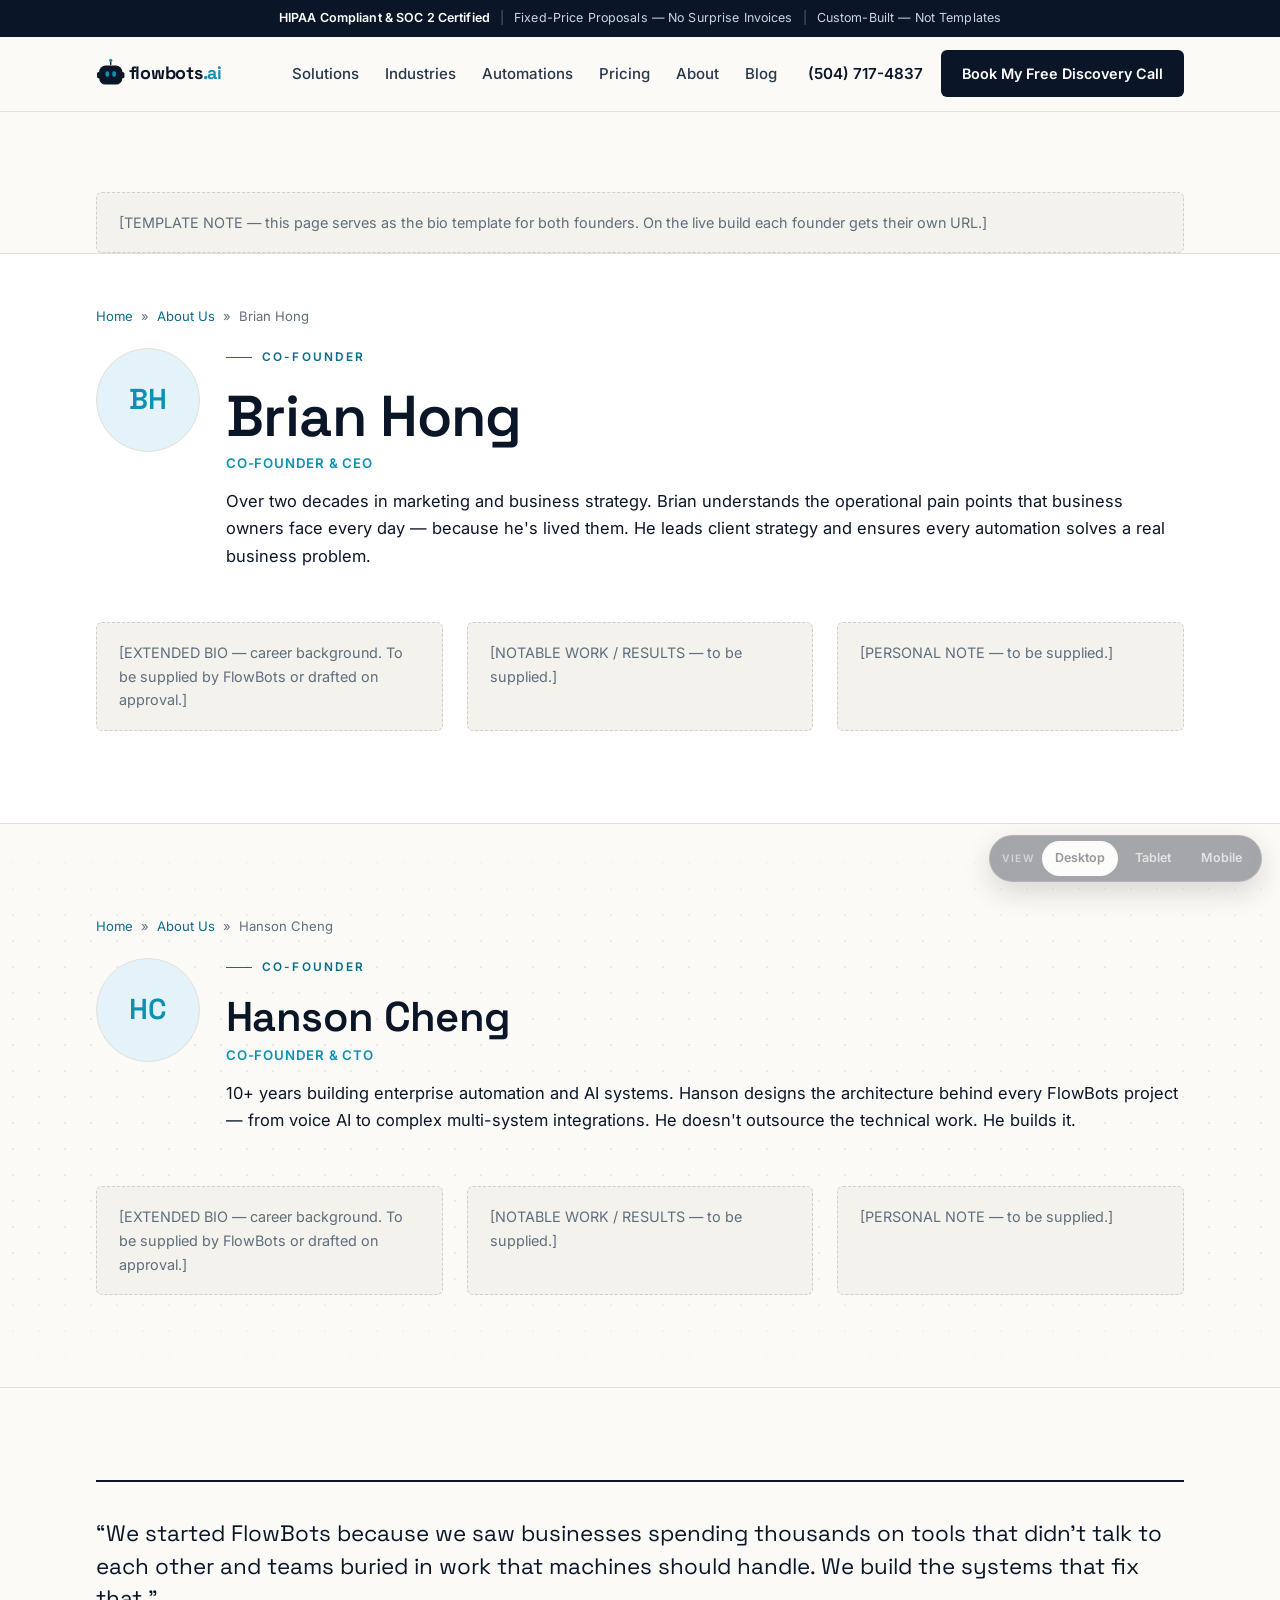
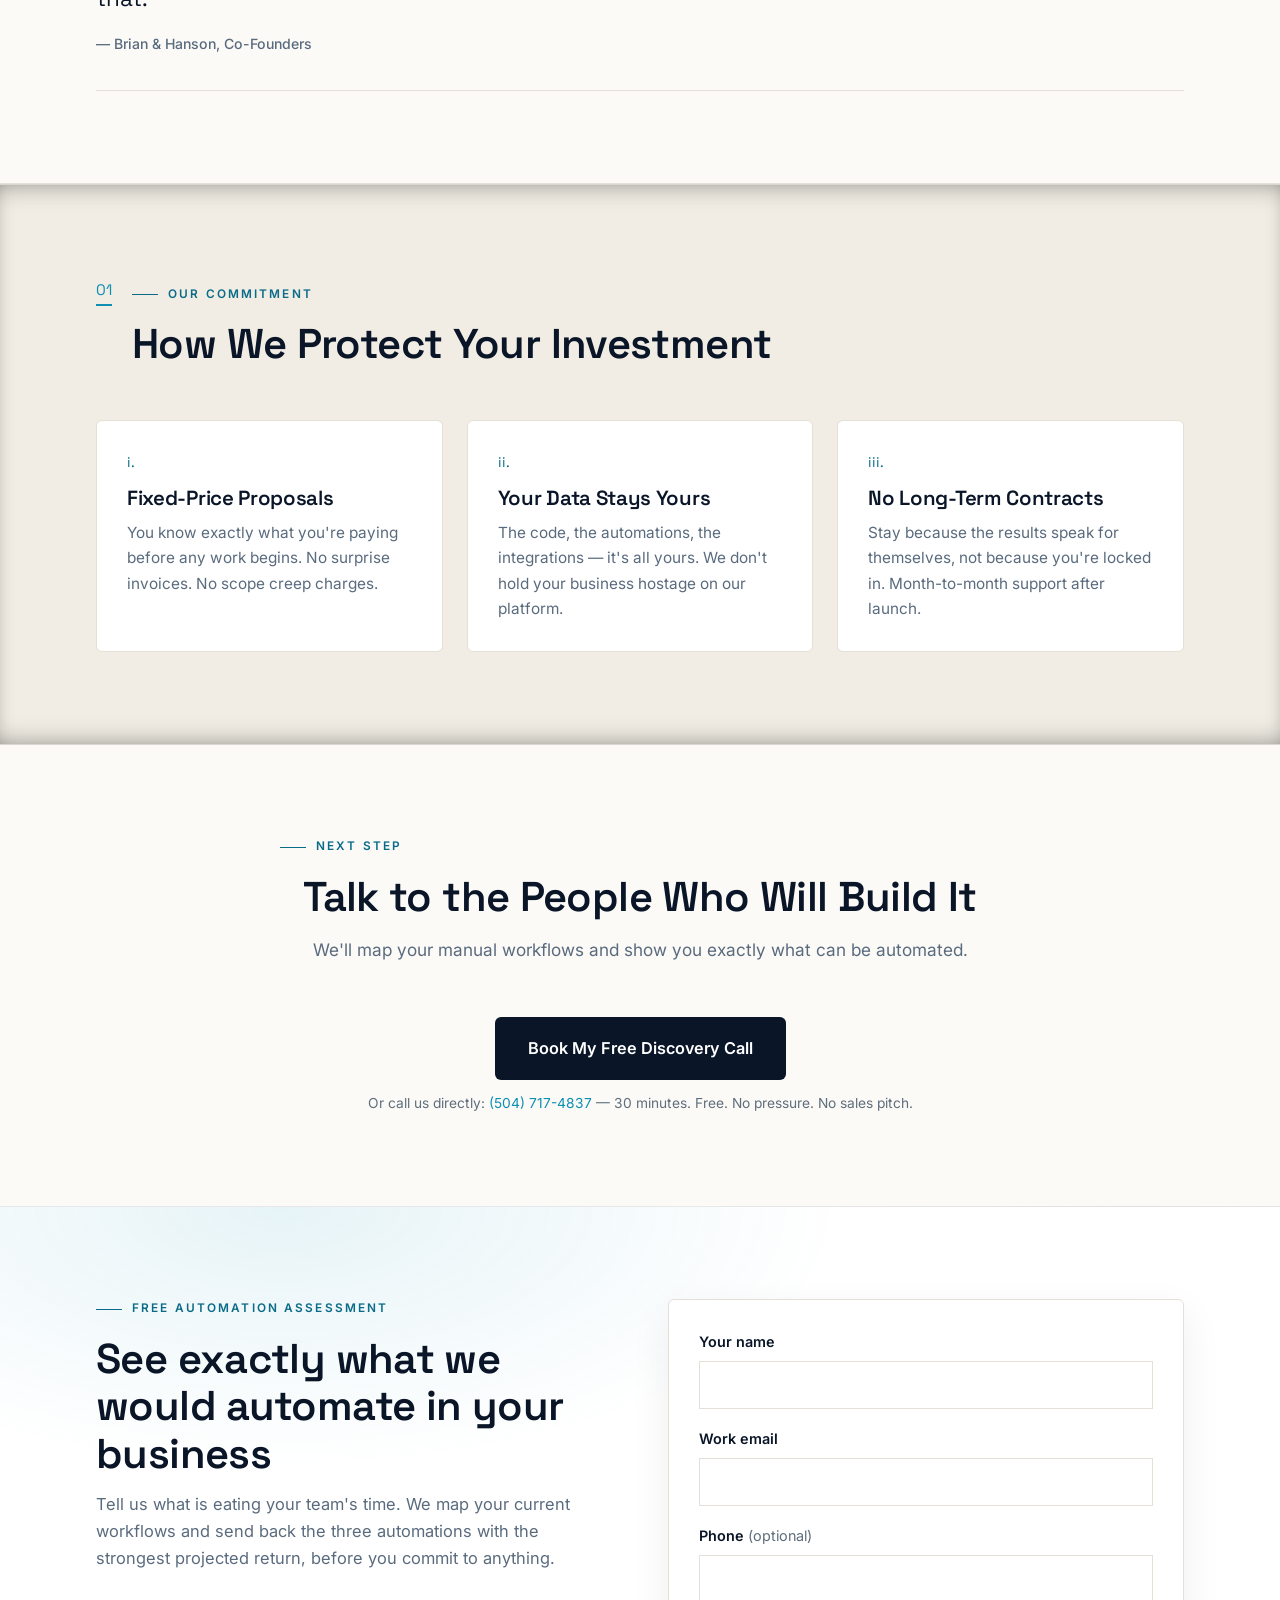
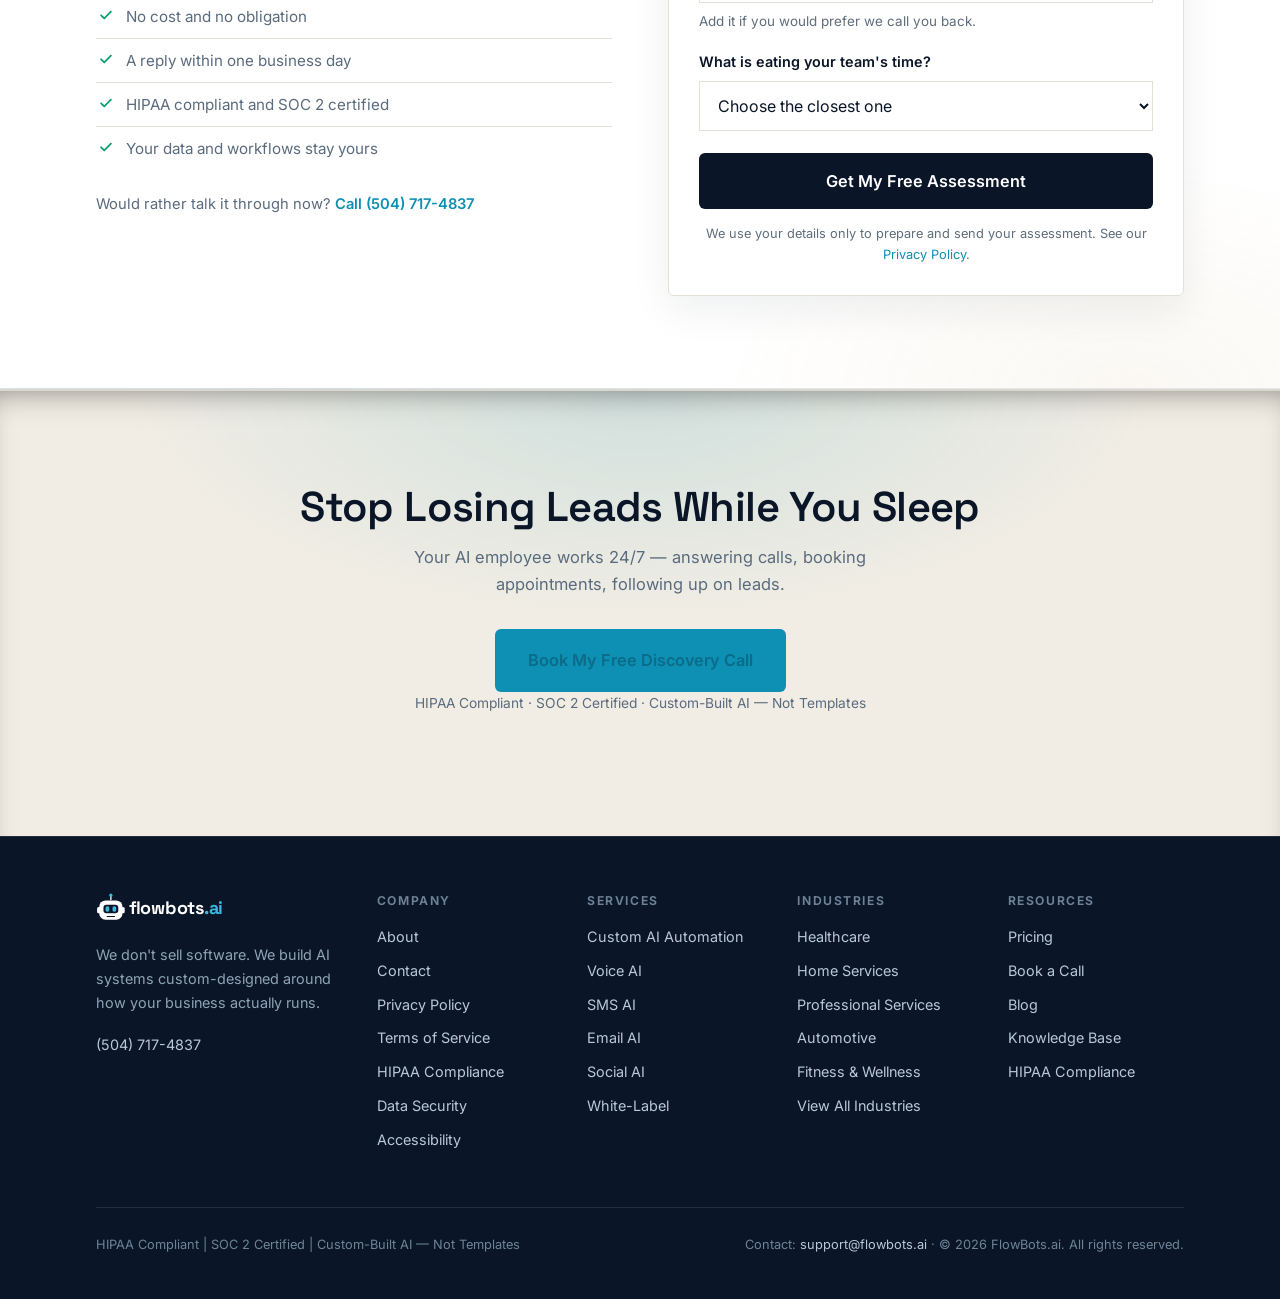
<file: bio.html>
<!DOCTYPE html>
<html lang="en">
<head>
<meta charset="UTF-8">
<meta name="viewport" content="width=device-width, initial-scale=1.0">
<title>Brian Hong &amp; Hanson Cheng — Founders of FlowBots.ai</title>
<meta name="description" content="Meet the founders of FlowBots.ai. Brian Hong, Co-Founder and CEO, and Hanson Cheng, Co-Founder and CTO — the team behind every custom AI system we build.">
<link rel="preconnect" href="https://fonts.googleapis.com">
<link rel="preconnect" href="https://fonts.gstatic.com" crossorigin>
<link href="https://fonts.googleapis.com/css2?family=Space+Grotesk:wght@500;600;700&family=Inter:wght@400;500;600&display=swap" rel="stylesheet">
<link rel="stylesheet" href="style.css?v=28">
<script>/* These are the animated designs: motion is on unless a URL explicitly
   asks for ?motion=off. A production build should restore respect for
   prefers-reduced-motion; this is a review prototype. */
try{if(!/[?&]motion=off/.test(location.search))document.documentElement.classList.add('motion-on');}catch(e){}</script>
</head>
<body>
<svg class="icon-sprite" aria-hidden="true" focusable="false" style="position:absolute;width:0;height:0;overflow:hidden"><defs><symbol id="i-phone" viewBox="0 0 24 24"><path d="M6.2 3.5h3.1l1.5 3.9-2 1.4a12.4 12.4 0 0 0 6.4 6.4l1.4-2 3.9 1.5v3.1a2 2 0 0 1-2.2 2A16.6 16.6 0 0 1 4.2 5.7a2 2 0 0 1 2-2.2Z"/></symbol><symbol id="i-message" viewBox="0 0 24 24"><path d="M4 5.5h16v10.2H9.2L4 20V5.5Z"/><path d="M8.2 9.4h7.6M8.2 12.4h5"/></symbol><symbol id="i-shield" viewBox="0 0 24 24"><path d="M12 3.2 19 6v5.1c0 4.5-2.9 8-7 9.7-4.1-1.7-7-5.2-7-9.7V6l7-2.8Z"/><path d="M9.2 11.8 11.3 14l3.5-3.7"/></symbol><symbol id="i-plug" viewBox="0 0 24 24"><path d="M9 3.2v4.4M15 3.2v4.4M6.2 7.6h11.6v3.1a5.8 5.8 0 0 1-11.6 0V7.6ZM12 16.5v4.3"/></symbol><symbol id="i-gear" viewBox="0 0 24 24"><circle cx="12" cy="12" r="3.1"/><path d="M12 3.2v2.4M12 18.4v2.4M5.8 5.8l1.7 1.7M16.5 16.5l1.7 1.7M3.2 12h2.4M18.4 12h2.4M5.8 18.2l1.7-1.7M16.5 7.5l1.7-1.7"/></symbol><symbol id="i-chart" viewBox="0 0 24 24"><path d="M3.5 20.4h17"/><path d="M6.8 20.4v-6.2M11.4 20.4V7.6M16 20.4v-9.2"/></symbol><symbol id="i-sync" viewBox="0 0 24 24"><path d="M20.2 12a8.2 8.2 0 0 1-13.9 5.9M3.8 12A8.2 8.2 0 0 1 17.7 6.1"/><path d="M3.8 7.2V12h4.8M20.2 16.8V12h-4.8"/></symbol><symbol id="i-folder" viewBox="0 0 24 24"><path d="M3.6 6.4h5.6l2 2.4h9.2v10.8H3.6V6.4Z"/><path d="M3.6 11.6h16.8"/></symbol><symbol id="i-puzzle" viewBox="0 0 24 24"><path d="M9.4 4.2h5.2v2.3a1.7 1.7 0 1 0 3.4 0V4.2h1.8v5.2h-2.3a1.7 1.7 0 1 0 0 3.4h2.3v6.9H4.2v-6.9h2.3a1.7 1.7 0 1 0 0-3.4H4.2V4.2h5.2Z"/></symbol><symbol id="i-bolt" viewBox="0 0 24 24"><path d="M13.4 2.6 4.8 13.5h5.9l-1.1 7.9 8.6-10.9h-5.9l1.1-7.9Z"/></symbol><symbol id="i-lock" viewBox="0 0 24 24"><rect x="4.8" y="10.6" width="14.4" height="9.6" rx="2"/><path d="M8.2 10.6V7.9a3.8 3.8 0 0 1 7.6 0v2.7"/></symbol><symbol id="i-unlock" viewBox="0 0 24 24"><rect x="4.8" y="10.6" width="14.4" height="9.6" rx="2"/><path d="M8.2 10.6V7.9a3.8 3.8 0 0 1 7.1-1.9"/></symbol><symbol id="i-document" viewBox="0 0 24 24"><path d="M6.2 3.4h7.4l4.2 4.2v13H6.2V3.4Z"/><path d="M13.6 3.4v4.2h4.2M9.2 12.4h5.6M9.2 15.8h5.6"/></symbol><symbol id="i-flask" viewBox="0 0 24 24"><path d="M9.4 3.4v6.1L4.6 18a2 2 0 0 0 1.7 3h11.4a2 2 0 0 0 1.7-3l-4.8-8.5V3.4"/><path d="M8.2 3.4h7.6M7.4 14.2h9.2"/></symbol><symbol id="i-trending" viewBox="0 0 24 24"><path d="M3.4 16.8 9.2 11l3.7 3.7 7.7-7.7"/><path d="M15.4 7h5.2v5.2"/></symbol><symbol id="i-users" viewBox="0 0 24 24"><circle cx="9.2" cy="8.4" r="3.2"/><path d="M3.6 19.6a5.6 5.6 0 0 1 11.2 0"/><path d="M16.2 6.2a3 3 0 0 1 0 5.9M17.4 14.6a5 5 0 0 1 3.2 4.6"/></symbol><symbol id="i-bot" viewBox="0 0 24 24"><rect x="4.4" y="8.2" width="15.2" height="10.6" rx="3"/><path d="M12 4.2v4M9.4 12.6v1.8M14.6 12.6v1.8M2.6 12.4v3M21.4 12.4v3"/><circle cx="12" cy="3.2" r="1.2"/></symbol><symbol id="i-tools" viewBox="0 0 24 24"><path d="M14.8 6.4a3.8 3.8 0 0 0 5 5l-9.6 9.6a2.2 2.2 0 0 1-3.1-3.1l9.6-9.6a3.8 3.8 0 0 0-5-5"/></symbol><symbol id="i-receipt" viewBox="0 0 24 24"><path d="M6 3.4h12v17.2l-3-1.9-3 1.9-3-1.9-3 1.9V3.4Z"/><path d="M9 8.4h6M9 12.2h6"/></symbol><symbol id="i-star" viewBox="0 0 24 24"><path d="m12 3.4 2.7 5.5 6 .9-4.3 4.2 1 6-5.4-2.8-5.4 2.8 1-6L3.3 9.8l6-.9L12 3.4Z"/></symbol><symbol id="i-mic" viewBox="0 0 24 24"><rect x="9.2" y="2.6" width="5.6" height="10.8" rx="2.8"/><path d="M5.4 11.6a6.6 6.6 0 0 0 13.2 0M12 18.2v3.2"/></symbol><symbol id="i-repeat" viewBox="0 0 24 24"><path d="M4.2 9.4a4 4 0 0 1 4-4h11.6M19.8 14.6a4 4 0 0 1-4 4H4.2"/><path d="M16.6 2.4 19.8 5.4l-3.2 3M7.4 15.6 4.2 18.6l3.2 3"/></symbol><symbol id="i-cpu" viewBox="0 0 24 24"><rect x="7.6" y="7.6" width="8.8" height="8.8" rx="1.6"/><path d="M10.6 2.8v4.8M13.4 2.8v4.8M10.6 16.4v4.8M13.4 16.4v4.8M2.8 10.6h4.8M2.8 13.4h4.8M16.4 10.6h4.8M16.4 13.4h4.8"/></symbol><symbol id="i-calendar" viewBox="0 0 24 24"><rect x="3.8" y="5.4" width="16.4" height="15" rx="2"/><path d="M8.2 2.8v4.4M15.8 2.8v4.4M3.8 10.4h16.4"/></symbol><symbol id="i-card" viewBox="0 0 24 24"><rect x="2.8" y="5.2" width="18.4" height="13.6" rx="2.2"/><path d="M2.8 10h18.4M6.4 14.6h3.4"/></symbol><symbol id="i-ruler" viewBox="0 0 24 24"><path d="m3.4 15.4 12-12 5.2 5.2-12 12-5.2-5.2Z"/><path d="m7.4 11.4 2 2M10.6 8.2l2 2M13.8 5 15.8 7"/></symbol><symbol id="i-clock" viewBox="0 0 24 24"><circle cx="12" cy="12" r="8.6"/><path d="M12 6.8V12l3.4 2.2"/></symbol><symbol id="i-search" viewBox="0 0 24 24"><circle cx="10.8" cy="10.8" r="6.8"/><path d="m16 16 4.6 4.6"/></symbol><symbol id="i-graduation" viewBox="0 0 24 24"><path d="M2.8 8.6 12 4.2l9.2 4.4-9.2 4.4L2.8 8.6Z"/><path d="M6.6 10.6v5.2c0 1.6 2.4 2.9 5.4 2.9s5.4-1.3 5.4-2.9v-5.2M20.4 9v5.4"/></symbol><symbol id="i-target" viewBox="0 0 24 24"><circle cx="12" cy="12" r="8.4"/><circle cx="12" cy="12" r="4.6"/><circle cx="12" cy="12" r="1"/></symbol><symbol id="i-home" viewBox="0 0 24 24"><path d="M3.8 10.8 12 3.8l8.2 7v9.4H3.8v-9.4Z"/><path d="M9.4 20.2v-5.6h5.2v5.6"/></symbol><symbol id="i-health" viewBox="0 0 24 24"><path d="M6.2 3.2v5.4a4.6 4.6 0 0 0 9.2 0V3.2"/><path d="M4.4 3.2h3.6M13.6 3.2h3.6M10.8 13a5.4 5.4 0 0 0 5.4 5.2 3.6 3.6 0 0 0 3.6-3.6v-1.2"/><circle cx="19.8" cy="11.4" r="2"/></symbol><symbol id="i-building" viewBox="0 0 24 24"><path d="M4.2 20.6V8.2L12 3.4l7.8 4.8v12.4"/><path d="M3 20.6h18M8 11.4h2.4M13.6 11.4H16M8 15.4h2.4M13.6 15.4H16"/></symbol><symbol id="i-check" viewBox="0 0 24 24"><path d="m4.6 12.4 4.8 4.8 10-10.4"/></symbol><symbol id="i-x" viewBox="0 0 24 24"><path d="M6.2 6.2l11.6 11.6M17.8 6.2 6.2 17.8"/></symbol><symbol id="i-menu" viewBox="0 0 24 24"><path d="M3.8 7h16.4M3.8 12h16.4M3.8 17h16.4"/></symbol><symbol id="i-arrow-down" viewBox="0 0 24 24"><path d="M12 4.2v14.6M6.4 13.4 12 19l5.6-5.6"/></symbol><symbol id="i-mail" viewBox="0 0 24 24"><rect x="3.2" y="5.2" width="17.6" height="13.6" rx="2"/><path d="m3.8 6.6 8.2 6 8.2-6"/></symbol><symbol id="i-route" viewBox="0 0 24 24"><circle cx="6" cy="6" r="2.6"/><circle cx="18" cy="18" r="2.6"/><path d="M8.6 6h5.8a3.6 3.6 0 0 1 0 7.2H9.6a3.6 3.6 0 0 0 0 7.2h.4"/></symbol></defs></svg>

<div class="topbar">
  <b>HIPAA Compliant &amp; SOC 2 Certified</b><span class="sep">|</span><span class="hide-m">Fixed-Price Proposals — No Surprise Invoices</span><span class="sep hide-m">|</span><span class="hide-m">Custom-Built — Not Templates</span>
</div>

<header class="site-header">
  <div class="wrap nav">
    <a class="brand" href="index.html" aria-label="FlowBots.ai home">
      <svg xmlns="http://www.w3.org/2000/svg" width="200" height="38" viewBox="0 0 320 60" role="img" aria-label="flowbots.ai"><g transform="translate(2 4)"><path stroke="#0A1628" stroke-linecap="round" stroke-width="2.5" d="M26 0v8"/><circle cx="26" r="3" fill="#0E8FB4"/><rect width="44" height="36" x="4" y="10" fill="#0A1628" rx="12" ry="12"/><rect width="6" height="12" y="22" fill="#0A1628" rx="3" ry="3"/><rect width="6" height="12" x="46" y="22" fill="#0A1628" rx="3" ry="3"/><rect width="28" height="16" x="12" y="18" fill="#0a1628" rx="6" ry="6"/><rect width="7" height="10" x="16" y="21" fill="#0E8FB4" rx="3" ry="3"/><rect width="7" height="10" x="29" y="21" fill="#0E8FB4" rx="3" ry="3"/><path stroke="#0a1628" stroke-linecap="round" stroke-width="2" d="M19 40h14"/></g><text x="62" y="40" fill="#0A1628" font-family="'Space Grotesk','DM Sans',Arial,sans-serif" font-size="34" font-weight="700" letter-spacing="-.5">flowbots<tspan fill="#0E8FB4">.ai</tspan></text></svg>
    </a>
    <ul class="nav-links">
      <li><a href="solutions.html">Solutions</a></li>
      <li><a href="industries.html">Industries</a></li>
      <li><a href="automations.html">Automations</a></li>
      <li><a href="pricing.html">Pricing</a></li>
      <li><a href="about.html">About</a></li>
      <li><a href="blog.html">Blog</a></li>
    </ul>
    <div class="nav-cta">
      <a class="nav-phone" href="tel:+15047174837" data-track="tel-click">(504) 717-4837</a>
      <a class="btn btn-primary" href="https://www.flowbots.ai/book-call/" data-track="cta-book">Book My Free Discovery Call</a>
      <button class="nav-toggle" aria-expanded="false" aria-label="Open menu"><svg class="ico" aria-hidden="true"><use href="#i-menu"></use></svg></button>
    </div>
  </div>
  <nav class="mobile-menu" aria-label="Mobile">
    <a href="solutions.html">Solutions</a>
    <a href="industries.html">Industries</a>
    <a href="automations.html">Automations</a>
    <a href="pricing.html">Pricing</a>
    <a href="about.html">About</a>
    <a href="blog.html">Blog</a>
    <a href="tel:+15047174837" data-track="tel-click">(504) 717-4837</a>
  </nav>
</header>

<main>

<!-- ============ TEMPLATE NOTE ============ -->
<section class="hero" style="padding-bottom:0">
  <div class="wrap">
    <p class="placeholder">[TEMPLATE NOTE — this page serves as the bio template for both founders. On the live build each founder gets their own URL.]</p>
  </div>
</section>

<!-- ============ BRIAN HONG ============ -->
<section id="brian" class="sec-panel" style="padding-top:52px">
  <div class="wrap">
    <p class="crumbs"><a href="index.html">Home</a><span class="sep">»</span><a href="about.html">About Us</a><span class="sep">»</span>Brian Hong</p>

    <div class="founder-card reveal">
      <div class="avatar" aria-hidden="true">BH</div>
      <div>
        <span class="eyebrow">Co-Founder</span>
        <h1>Brian Hong</h1>
        <span class="role-tag">Co-Founder &amp; CEO</span>
        <p class="lede">Over two decades in marketing and business strategy. Brian understands the operational pain points that business owners face every day — because he's lived them. He leads client strategy and ensures every automation solves a real business problem.</p>
      </div>
    </div>

    <div class="grid-3 mt-4">
      <p class="placeholder reveal">[EXTENDED BIO — career background. To be supplied by FlowBots or drafted on approval.]</p>
      <p class="placeholder reveal">[NOTABLE WORK / RESULTS — to be supplied.]</p>
      <p class="placeholder reveal">[PERSONAL NOTE — to be supplied.]</p>
    </div>
  </div>
</section>

<!-- ============ HANSON CHENG ============ -->
<section id="hanson" class="sec-grid">
  <div class="wrap">
    <p class="crumbs"><a href="index.html">Home</a><span class="sep">»</span><a href="about.html">About Us</a><span class="sep">»</span>Hanson Cheng</p>

    <div class="founder-card reveal">
      <div class="avatar" aria-hidden="true">HC</div>
      <div>
        <span class="eyebrow">Co-Founder</span>
        <h2>Hanson Cheng</h2>
        <span class="role-tag">Co-Founder &amp; CTO</span>
        <p class="lede">10+ years building enterprise automation and AI systems. Hanson designs the architecture behind every FlowBots project — from voice AI to complex multi-system integrations. He doesn't outsource the technical work. He builds it.</p>
      </div>
    </div>

    <div class="grid-3 mt-4">
      <p class="placeholder reveal">[EXTENDED BIO — career background. To be supplied by FlowBots or drafted on approval.]</p>
      <p class="placeholder reveal">[NOTABLE WORK / RESULTS — to be supplied.]</p>
      <p class="placeholder reveal">[PERSONAL NOTE — to be supplied.]</p>
    </div>
  </div>
</section>

<!-- ============ SHARED QUOTE ============ -->
<section class="sec-wash">
  <div class="wrap">
    <blockquote class="quote reveal">
      “We started FlowBots because we saw businesses spending thousands on tools that didn't talk to each other and teams buried in work that machines should handle. We build the systems that fix that.”
      <footer>— Brian &amp; Hanson, Co-Founders</footer>
    </blockquote>
  </div>
</section>

<!-- ============ HOW WE PROTECT YOUR INVESTMENT ============ -->
<section class="sec-inset">
  <div class="wrap">
    <div class="num-head reveal">
      <span class="n">01</span>
      <div class="section-head" style="margin-bottom:0">
        <span class="eyebrow">Our Commitment</span>
        <h2>How We Protect Your Investment</h2>
      </div>
    </div>
    <div class="grid-3">
      <div class="card reveal">
        <span class="card-num">i.</span>
        <h3>Fixed-Price Proposals</h3>
        <p>You know exactly what you're paying before any work begins. No surprise invoices. No scope creep charges.</p>
      </div>
      <div class="card reveal">
        <span class="card-num">ii.</span>
        <h3>Your Data Stays Yours</h3>
        <p>The code, the automations, the integrations — it's all yours. We don't hold your business hostage on our platform.</p>
      </div>
      <div class="card reveal">
        <span class="card-num">iii.</span>
        <h3>No Long-Term Contracts</h3>
        <p>Stay because the results speak for themselves, not because you're locked in. Month-to-month support after launch.</p>
      </div>
    </div>
  </div>
</section>

<!-- ============ CLOSING CTA ============ -->
<section>
  <div class="wrap center">
    <div class="section-head center reveal">
      <span class="eyebrow">Next Step</span>
      <h2>Talk to the People Who Will Build It</h2>
      <p>We'll map your manual workflows and show you exactly what can be automated.</p>
    </div>
    <div class="reveal">
      <a class="btn btn-primary btn-lg" href="https://www.flowbots.ai/book-call/" data-track="cta-book">Book My Free Discovery Call</a>
      <p class="micro">Or call us directly: <a href="tel:+15047174837" data-track="tel-click">(504) 717-4837</a> — 30 minutes. Free. No pressure. No sales pitch.</p>
    </div>
  </div>
</section>


<section class="lead-section sec-feature" id="assessment">
  <div class="wrap lead-grid">
    <div class="lead-copy">
      <span class="eyebrow">Free Automation Assessment</span>
      <h2>See exactly what we would automate in your business</h2>
      <p>Tell us what is eating your team's time. We map your current workflows and send back the three automations with the strongest projected return, before you commit to anything.</p>
      <ul class="lead-assure">
        <li>No cost and no obligation</li>
        <li>A reply within one business day</li>
        <li>HIPAA compliant and SOC 2 certified</li>
        <li>Your data and workflows stay yours</li>
      </ul>
      <p class="lead-alt">Would rather talk it through now? <a href="tel:+15047174837" data-track="tel-click">Call (504) 717-4837</a></p>
    </div>

    <form class="lead-form" novalidate data-leadform>
      <div class="field">
        <label for="lf-name">Your name</label>
        <input id="lf-name" name="name" type="text" autocomplete="name" required aria-describedby="lf-name-err">
        <span class="field-err" id="lf-name-err" role="alert"></span>
      </div>
      <div class="field">
        <label for="lf-email">Work email</label>
        <input id="lf-email" name="email" type="email" autocomplete="email" inputmode="email" required aria-describedby="lf-email-err">
        <span class="field-err" id="lf-email-err" role="alert"></span>
      </div>
      <div class="field">
        <label for="lf-phone">Phone <span class="opt">(optional)</span></label>
        <input id="lf-phone" name="phone" type="tel" autocomplete="tel" inputmode="tel" aria-describedby="lf-phone-hint">
        <span class="field-hint" id="lf-phone-hint">Add it if you would prefer we call you back.</span>
      </div>
      <div class="field">
        <label for="lf-problem">What is eating your team's time?</label>
        <select id="lf-problem" name="problem" required aria-describedby="lf-problem-err">
          <option value="">Choose the closest one</option>
          <option>We are missing calls after hours</option>
          <option>Leads go cold before we follow up</option>
          <option>My team is buried in repetitive tasks</option>
          <option>We need to scale without hiring</option>
          <option>Something else</option>
        </select>
        <span class="field-err" id="lf-problem-err" role="alert"></span>
      </div>
      <button type="submit" class="btn btn-primary btn-lg lead-submit">Get My Free Assessment</button>
      <p class="lead-privacy">We use your details only to prepare and send your assessment. See our <a href="https://www.flowbots.ai/privacy-policy/">Privacy Policy</a>.</p>
    </form>

    <div class="lead-success" hidden role="status">
      <span class="lead-tick" aria-hidden="true">
        <svg class="ico" aria-hidden="true"><use href="#i-check"></use></svg>
      </span>
      <h3>Your assessment request is in</h3>
      <p>We will map your workflows and reply within one business day with the three automations we would build first, and what each is worth.</p>
      <p class="lead-alt">Need it sooner? <a href="tel:+15047174837" data-track="tel-click">Call (504) 717-4837</a></p>
    </div>
  </div>
</section>

<!-- ============ PRE-FOOTER CTA ============ -->
<section class="prefoot">
  <div class="wrap">
    <h2 class="reveal">Stop Losing Leads While You Sleep</h2>
    <p class="reveal">Your AI employee works 24/7 — answering calls, booking appointments, following up on leads.</p>
    <div class="reveal">
      <a class="btn btn-accent btn-lg" href="https://www.flowbots.ai/book-call/" data-track="cta-book">Book My Free Discovery Call</a>
      <p class="micro">HIPAA Compliant · SOC 2 Certified · Custom-Built AI — Not Templates</p>
    </div>
  </div>
</section>

</main>

<footer class="site-footer">
  <div class="wrap">
    <div class="footer-grid">
      <div>
        <svg xmlns="http://www.w3.org/2000/svg" width="170" height="32" viewBox="0 0 320 60" role="img" aria-label="flowbots.ai"><g transform="translate(2 4)"><path stroke="#fff" stroke-linecap="round" stroke-width="2.5" d="M26 0v8"/><circle cx="26" r="3" fill="#38badf"/><rect width="44" height="36" x="4" y="10" fill="#fff" rx="12" ry="12"/><rect width="6" height="12" y="22" fill="#fff" rx="3" ry="3"/><rect width="6" height="12" x="46" y="22" fill="#fff" rx="3" ry="3"/><rect width="28" height="16" x="12" y="18" fill="#0a1628" rx="6" ry="6"/><rect width="7" height="10" x="16" y="21" fill="#38badf" rx="3" ry="3"/><rect width="7" height="10" x="29" y="21" fill="#38badf" rx="3" ry="3"/><path stroke="#0a1628" stroke-linecap="round" stroke-width="2" d="M19 40h14"/></g><text x="62" y="40" fill="#fff" font-family="'Space Grotesk','DM Sans',Arial,sans-serif" font-size="34" font-weight="700" letter-spacing="-.5">flowbots<tspan fill="#38badf">.ai</tspan></text></svg>
        <p class="footer-tag">We don't sell software. We build AI systems custom-designed around how your business actually runs.</p>
        <p><a href="tel:+15047174837" data-track="tel-click">(504) 717-4837</a></p>
      </div>
      <div>
        <h4>Company</h4>
        <ul>
          <li><a href="about.html">About</a></li>
          <li><a href="https://www.flowbots.ai/contact/">Contact</a></li>
          <li><a href="https://www.flowbots.ai/privacy-policy/">Privacy Policy</a></li>
          <li><a href="https://www.flowbots.ai/terms-of-service/">Terms of Service</a></li>
          <li><a href="https://www.flowbots.ai/hipaa-compliance/">HIPAA Compliance</a></li>
          <li><a href="https://www.flowbots.ai/data-security/">Data Security</a></li>
          <li><a href="https://www.flowbots.ai/accessibility/">Accessibility</a></li>
        </ul>
      </div>
      <div>
        <h4>Services</h4>
        <ul>
          <li><a href="automations.html">Custom AI Automation</a></li>
          <li><a href="solutions.html">Voice AI</a></li>
          <li><a href="solutions.html">SMS AI</a></li>
          <li><a href="solutions.html">Email AI</a></li>
          <li><a href="solutions.html">Social AI</a></li>
          <li><a href="solutions.html">White-Label</a></li>
        </ul>
      </div>
      <div>
        <h4>Industries</h4>
        <ul>
          <li><a href="industries.html">Healthcare</a></li>
          <li><a href="industries.html">Home Services</a></li>
          <li><a href="industries.html">Professional Services</a></li>
          <li><a href="industries.html">Automotive</a></li>
          <li><a href="industries.html">Fitness &amp; Wellness</a></li>
          <li><a href="industries.html">View All Industries</a></li>
        </ul>
      </div>
      <div>
        <h4>Resources</h4>
        <ul>
          <li><a href="pricing.html">Pricing</a></li>
          <li><a href="https://www.flowbots.ai/book-call/" data-track="cta-book">Book a Call</a></li>
          <li><a href="blog.html">Blog</a></li>
          <li><a href="https://www.flowbots.ai/ai-automation-knowledge-base/">Knowledge Base</a></li>
          <li><a href="https://www.flowbots.ai/hipaa-compliance/">HIPAA Compliance</a></li>
        </ul>
      </div>
    </div>
    <div class="footer-bottom">
      <span>HIPAA Compliant | SOC 2 Certified | Custom-Built AI — Not Templates</span>
      <span>Contact: <a href="mailto:support@flowbots.ai">support@flowbots.ai</a> · © 2026 FlowBots.ai. All rights reserved.</span>
    </div>
  </div>
</footer>

<div class="sticky-cta">
  <a class="btn btn-ghost" href="tel:+15047174837">Call Us</a>
  <a class="btn btn-primary" href="https://www.flowbots.ai/book-call/" data-track="cta-book">Book Free Call</a>
</div>


<button type="button" class="to-top" aria-label="Back to top" hidden><svg class="ico" aria-hidden="true"><use href="#i-arrow-down"></use></svg></button>
<!-- review control: device preview. Not part of the design. -->
<div class="rv-device" role="group" aria-label="Device preview">
  <span class="rv-label">View</span>
  <button type="button" data-rv="desktop" aria-pressed="true">Desktop</button>
  <button type="button" data-rv="tablet" aria-pressed="false">Tablet</button>
  <button type="button" data-rv="mobile" aria-pressed="false">Mobile</button>
</div>
<script>
(function(){
  /* Device preview needs a real viewport, not a narrowed container: CSS media
     queries answer to the viewport, so shrinking the page would show the
     desktop layout at a small width. Tablet and mobile therefore hand off to
     preview.html, which frames this same page in an iframe. */
  var bar = document.querySelector('.rv-device');
  if (!bar) return;
  var page = location.pathname.split('/').pop() || 'index.html';
  bar.addEventListener('click', function(e){
    var b = e.target.closest('[data-rv]');
    if (!b) return;
    var d = b.getAttribute('data-rv');
    if (d === 'desktop') return;
    location.href = 'preview.html?page=' + encodeURIComponent(page) + '&device=' + d;
  });
})();
</script>

<script src="app.js?v=28"></script>
</body>
</html>
</file>
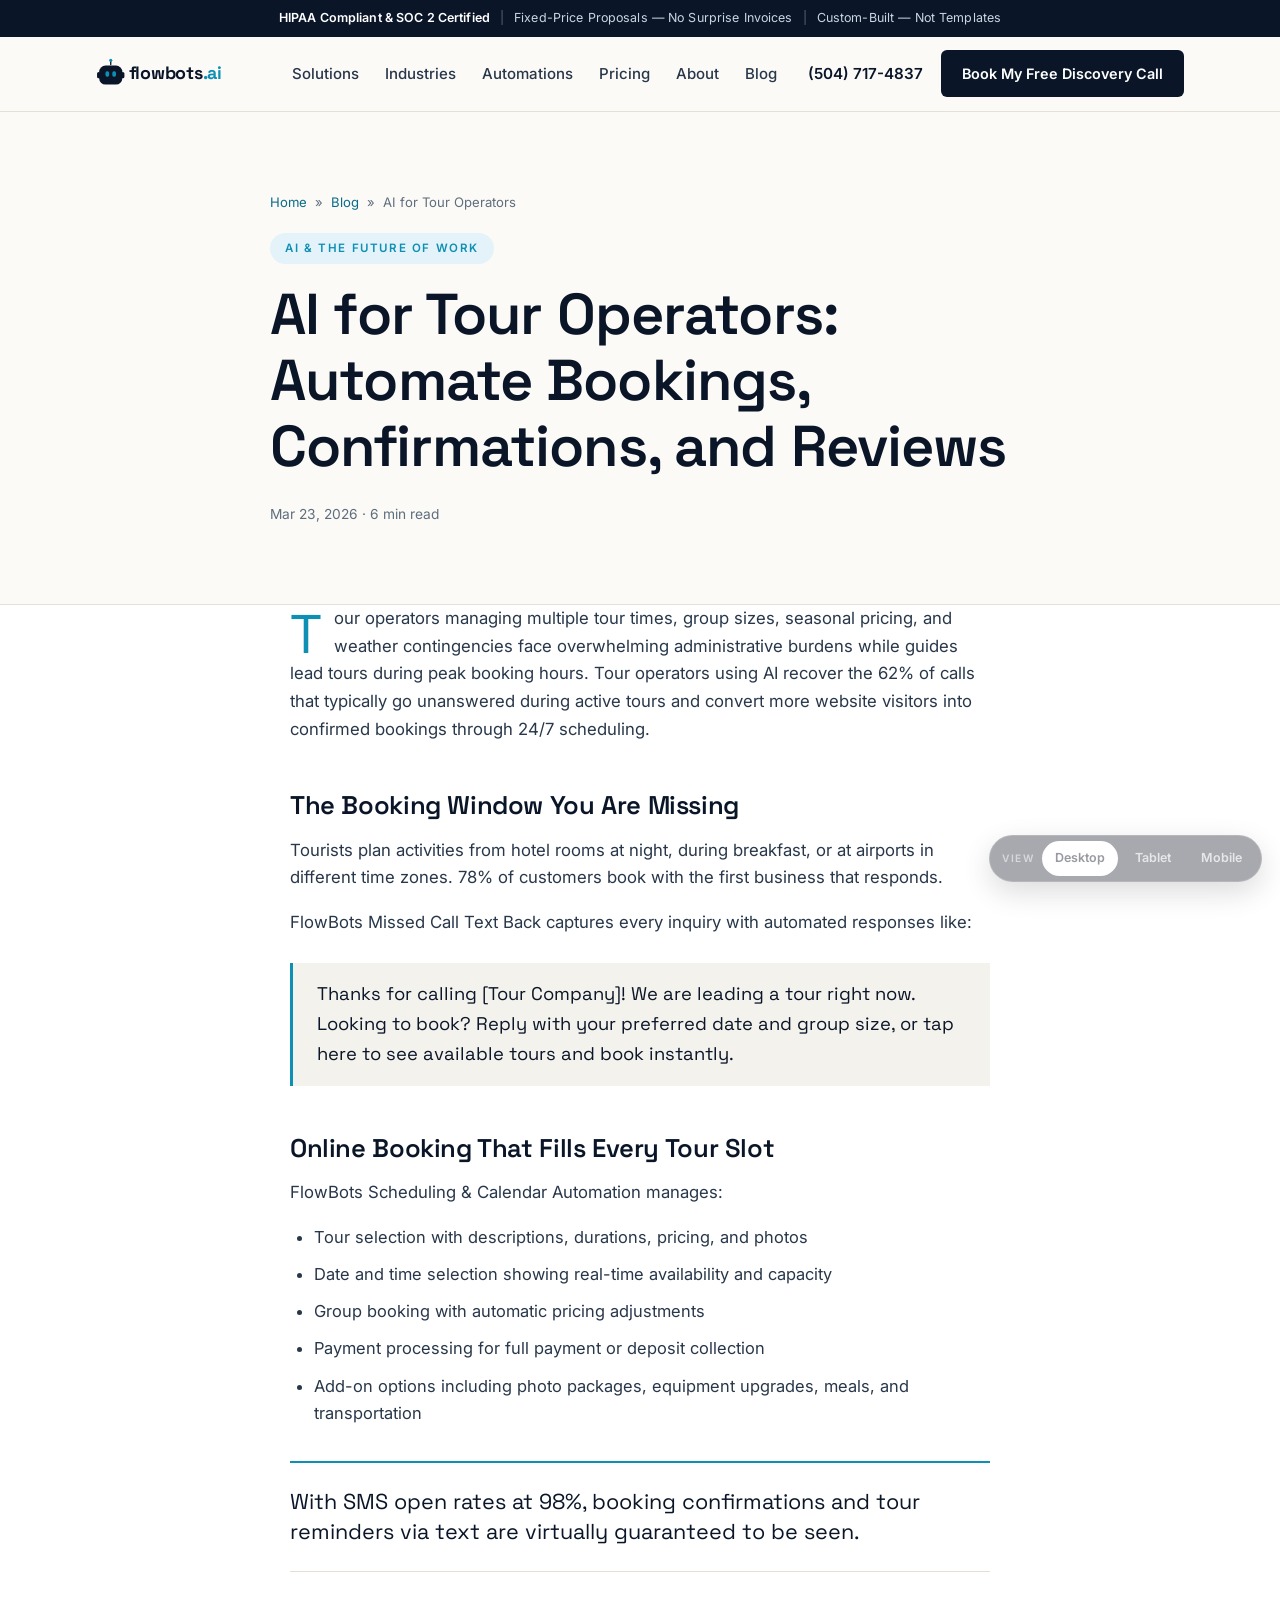
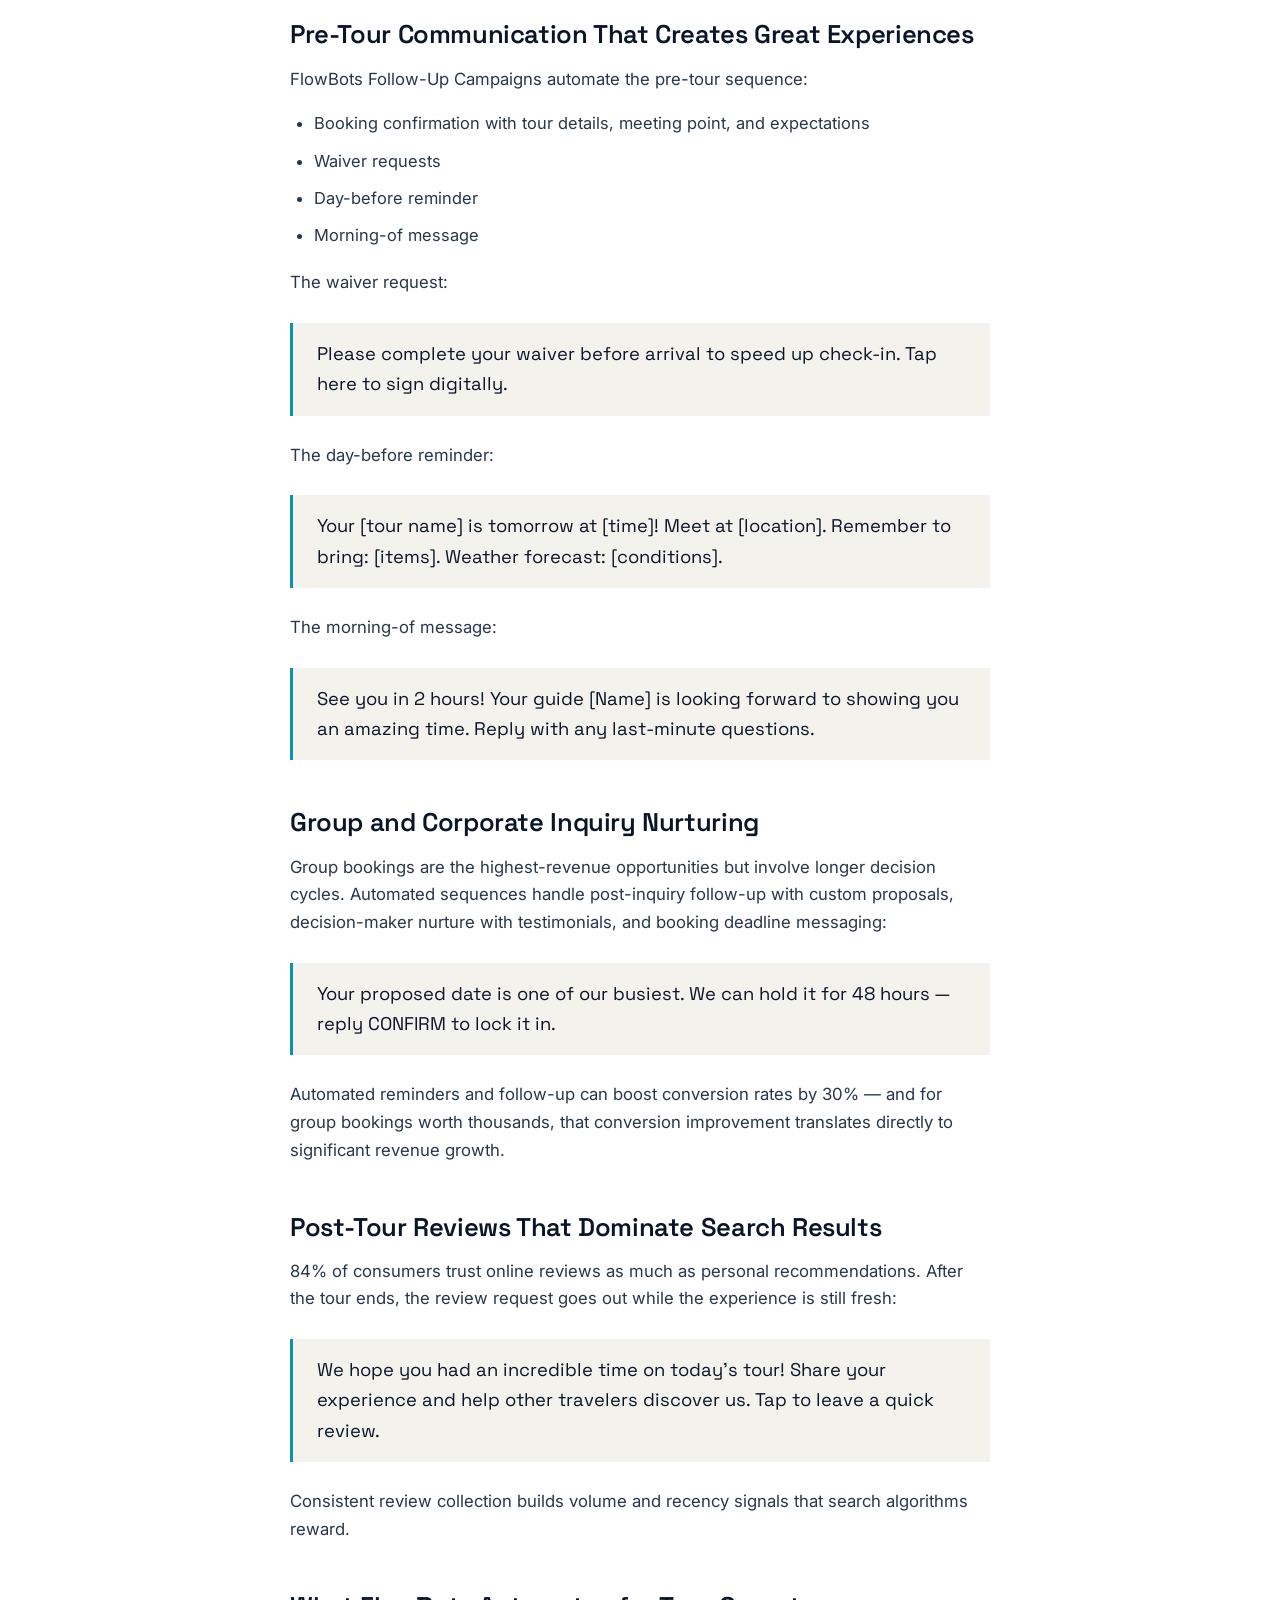
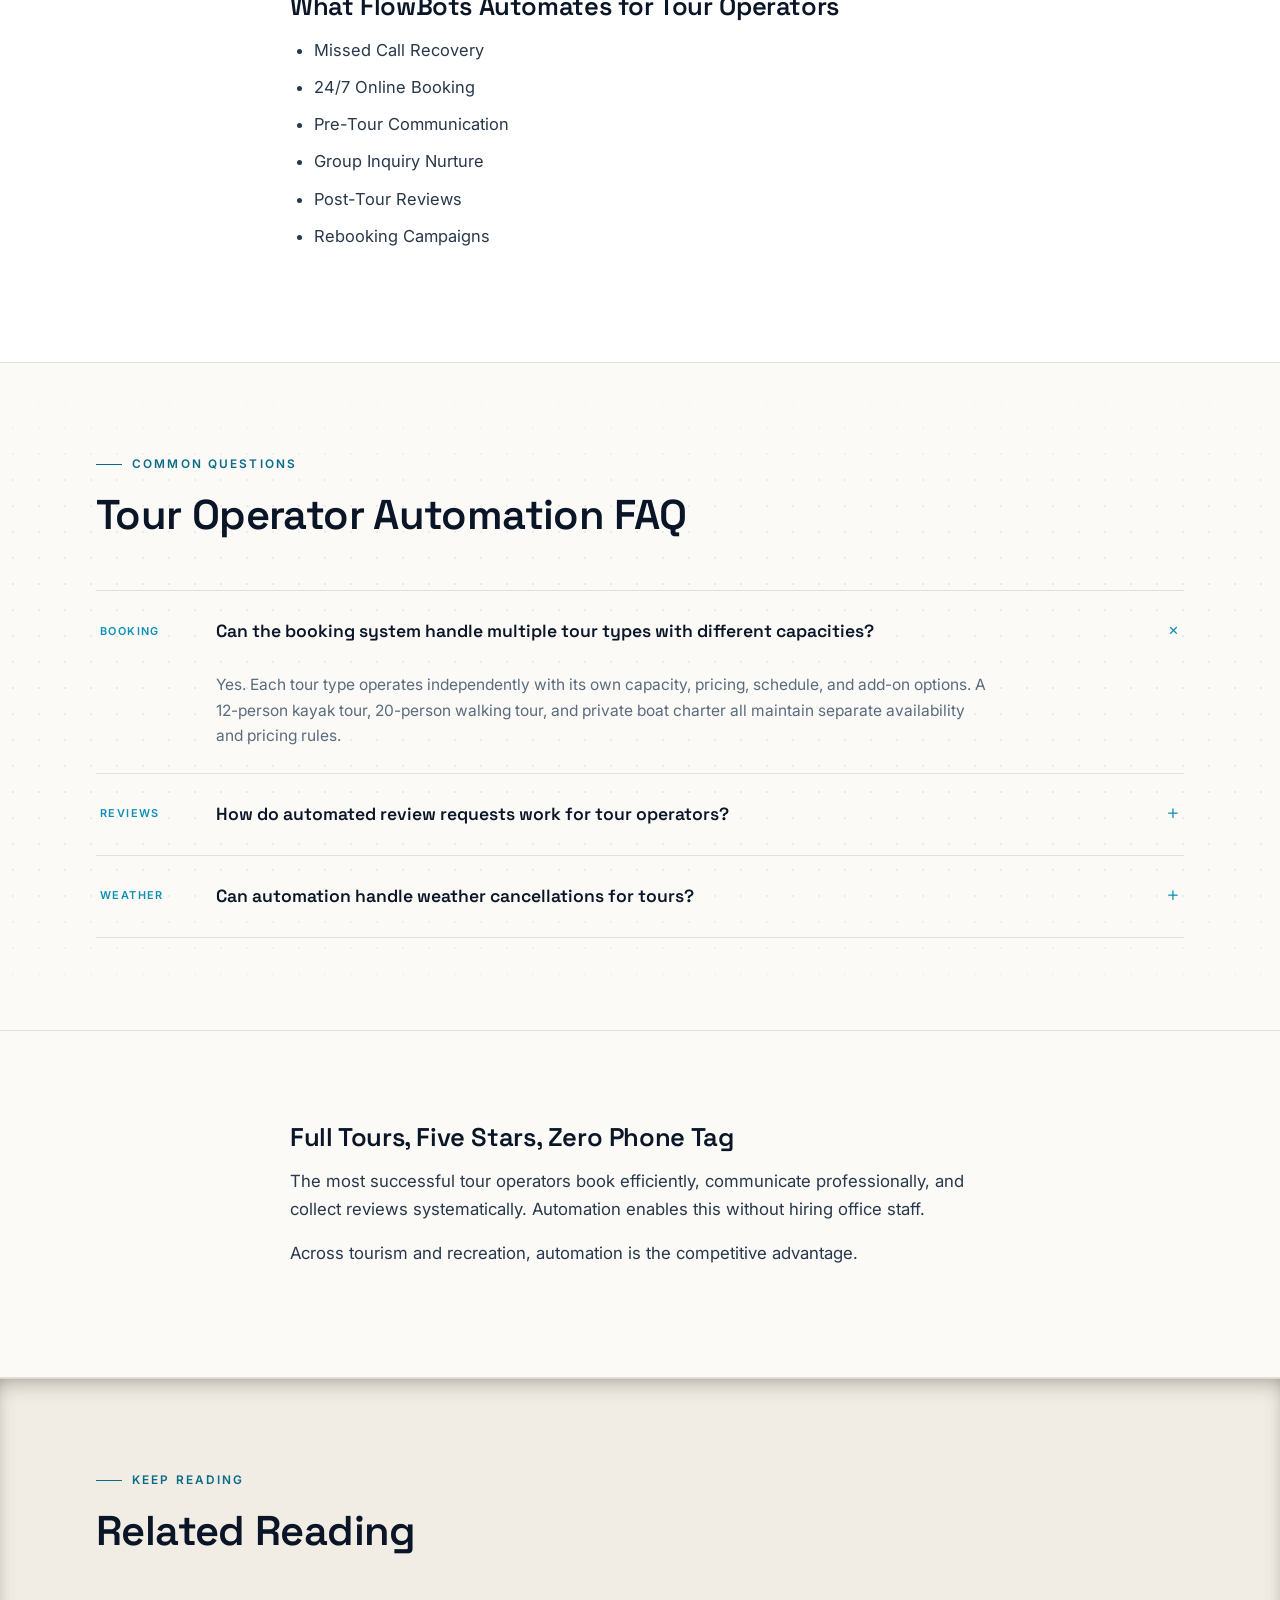
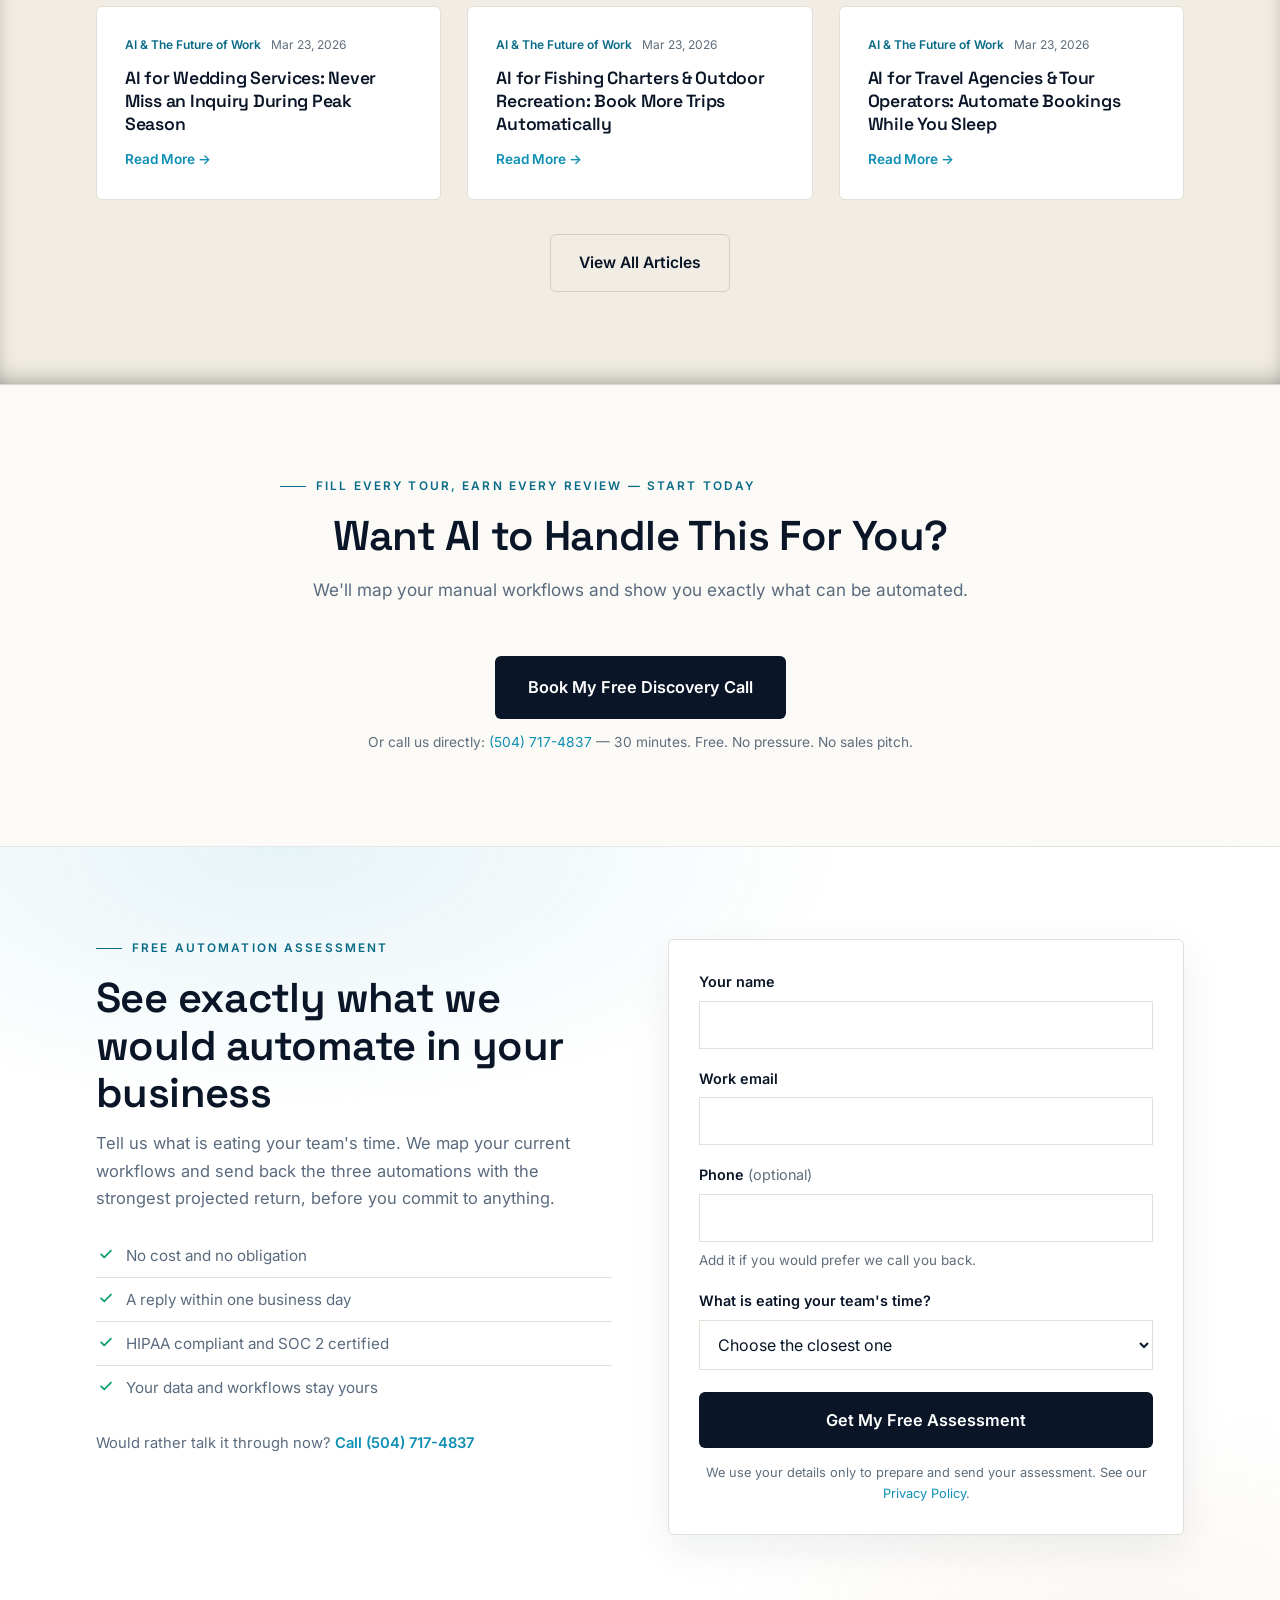
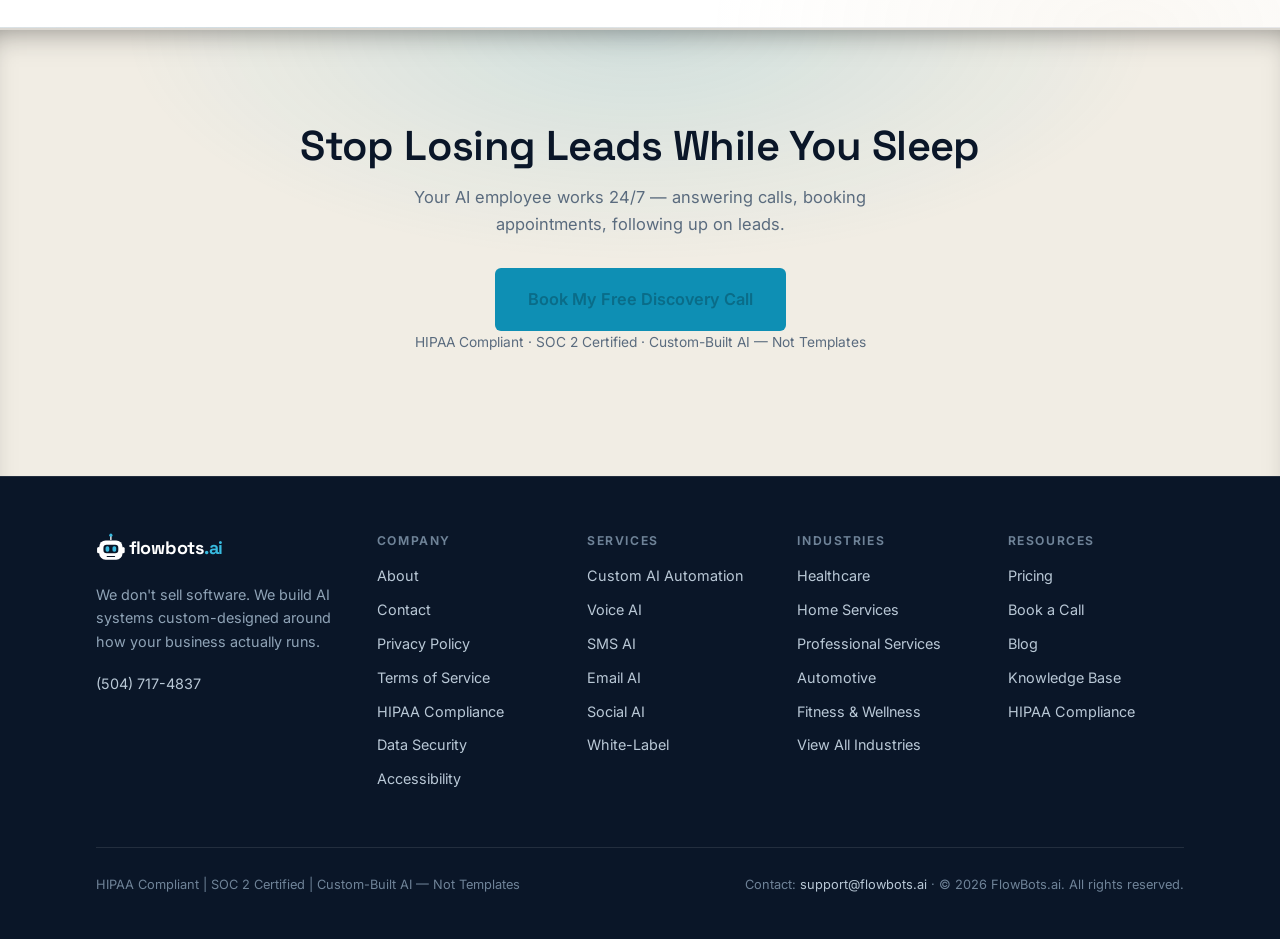
<file: blog-post.html>
<!DOCTYPE html>
<html lang="en">
<head>
<meta charset="UTF-8">
<meta name="viewport" content="width=device-width, initial-scale=1.0">
<title>AI for Tour Operators: Automate Bookings, Confirmations, and Reviews | FlowBots.ai</title>
<meta name="description" content="AI for tour operators automates booking confirmations, pre-tour preparation, post-tour review collection, and lead nurture for group inquiries — keeping your tours full from inquiry to review.">
<link rel="preconnect" href="https://fonts.googleapis.com">
<link rel="preconnect" href="https://fonts.gstatic.com" crossorigin>
<link href="https://fonts.googleapis.com/css2?family=Space+Grotesk:wght@500;600;700&family=Inter:wght@400;500;600&display=swap" rel="stylesheet">
<link rel="stylesheet" href="style.css?v=28">
<script>/* These are the animated designs: motion is on unless a URL explicitly
   asks for ?motion=off. A production build should restore respect for
   prefers-reduced-motion; this is a review prototype. */
try{if(!/[?&]motion=off/.test(location.search))document.documentElement.classList.add('motion-on');}catch(e){}</script>
</head>
<body>
<svg class="icon-sprite" aria-hidden="true" focusable="false" style="position:absolute;width:0;height:0;overflow:hidden"><defs><symbol id="i-phone" viewBox="0 0 24 24"><path d="M6.2 3.5h3.1l1.5 3.9-2 1.4a12.4 12.4 0 0 0 6.4 6.4l1.4-2 3.9 1.5v3.1a2 2 0 0 1-2.2 2A16.6 16.6 0 0 1 4.2 5.7a2 2 0 0 1 2-2.2Z"/></symbol><symbol id="i-message" viewBox="0 0 24 24"><path d="M4 5.5h16v10.2H9.2L4 20V5.5Z"/><path d="M8.2 9.4h7.6M8.2 12.4h5"/></symbol><symbol id="i-shield" viewBox="0 0 24 24"><path d="M12 3.2 19 6v5.1c0 4.5-2.9 8-7 9.7-4.1-1.7-7-5.2-7-9.7V6l7-2.8Z"/><path d="M9.2 11.8 11.3 14l3.5-3.7"/></symbol><symbol id="i-plug" viewBox="0 0 24 24"><path d="M9 3.2v4.4M15 3.2v4.4M6.2 7.6h11.6v3.1a5.8 5.8 0 0 1-11.6 0V7.6ZM12 16.5v4.3"/></symbol><symbol id="i-gear" viewBox="0 0 24 24"><circle cx="12" cy="12" r="3.1"/><path d="M12 3.2v2.4M12 18.4v2.4M5.8 5.8l1.7 1.7M16.5 16.5l1.7 1.7M3.2 12h2.4M18.4 12h2.4M5.8 18.2l1.7-1.7M16.5 7.5l1.7-1.7"/></symbol><symbol id="i-chart" viewBox="0 0 24 24"><path d="M3.5 20.4h17"/><path d="M6.8 20.4v-6.2M11.4 20.4V7.6M16 20.4v-9.2"/></symbol><symbol id="i-sync" viewBox="0 0 24 24"><path d="M20.2 12a8.2 8.2 0 0 1-13.9 5.9M3.8 12A8.2 8.2 0 0 1 17.7 6.1"/><path d="M3.8 7.2V12h4.8M20.2 16.8V12h-4.8"/></symbol><symbol id="i-folder" viewBox="0 0 24 24"><path d="M3.6 6.4h5.6l2 2.4h9.2v10.8H3.6V6.4Z"/><path d="M3.6 11.6h16.8"/></symbol><symbol id="i-puzzle" viewBox="0 0 24 24"><path d="M9.4 4.2h5.2v2.3a1.7 1.7 0 1 0 3.4 0V4.2h1.8v5.2h-2.3a1.7 1.7 0 1 0 0 3.4h2.3v6.9H4.2v-6.9h2.3a1.7 1.7 0 1 0 0-3.4H4.2V4.2h5.2Z"/></symbol><symbol id="i-bolt" viewBox="0 0 24 24"><path d="M13.4 2.6 4.8 13.5h5.9l-1.1 7.9 8.6-10.9h-5.9l1.1-7.9Z"/></symbol><symbol id="i-lock" viewBox="0 0 24 24"><rect x="4.8" y="10.6" width="14.4" height="9.6" rx="2"/><path d="M8.2 10.6V7.9a3.8 3.8 0 0 1 7.6 0v2.7"/></symbol><symbol id="i-unlock" viewBox="0 0 24 24"><rect x="4.8" y="10.6" width="14.4" height="9.6" rx="2"/><path d="M8.2 10.6V7.9a3.8 3.8 0 0 1 7.1-1.9"/></symbol><symbol id="i-document" viewBox="0 0 24 24"><path d="M6.2 3.4h7.4l4.2 4.2v13H6.2V3.4Z"/><path d="M13.6 3.4v4.2h4.2M9.2 12.4h5.6M9.2 15.8h5.6"/></symbol><symbol id="i-flask" viewBox="0 0 24 24"><path d="M9.4 3.4v6.1L4.6 18a2 2 0 0 0 1.7 3h11.4a2 2 0 0 0 1.7-3l-4.8-8.5V3.4"/><path d="M8.2 3.4h7.6M7.4 14.2h9.2"/></symbol><symbol id="i-trending" viewBox="0 0 24 24"><path d="M3.4 16.8 9.2 11l3.7 3.7 7.7-7.7"/><path d="M15.4 7h5.2v5.2"/></symbol><symbol id="i-users" viewBox="0 0 24 24"><circle cx="9.2" cy="8.4" r="3.2"/><path d="M3.6 19.6a5.6 5.6 0 0 1 11.2 0"/><path d="M16.2 6.2a3 3 0 0 1 0 5.9M17.4 14.6a5 5 0 0 1 3.2 4.6"/></symbol><symbol id="i-bot" viewBox="0 0 24 24"><rect x="4.4" y="8.2" width="15.2" height="10.6" rx="3"/><path d="M12 4.2v4M9.4 12.6v1.8M14.6 12.6v1.8M2.6 12.4v3M21.4 12.4v3"/><circle cx="12" cy="3.2" r="1.2"/></symbol><symbol id="i-tools" viewBox="0 0 24 24"><path d="M14.8 6.4a3.8 3.8 0 0 0 5 5l-9.6 9.6a2.2 2.2 0 0 1-3.1-3.1l9.6-9.6a3.8 3.8 0 0 0-5-5"/></symbol><symbol id="i-receipt" viewBox="0 0 24 24"><path d="M6 3.4h12v17.2l-3-1.9-3 1.9-3-1.9-3 1.9V3.4Z"/><path d="M9 8.4h6M9 12.2h6"/></symbol><symbol id="i-star" viewBox="0 0 24 24"><path d="m12 3.4 2.7 5.5 6 .9-4.3 4.2 1 6-5.4-2.8-5.4 2.8 1-6L3.3 9.8l6-.9L12 3.4Z"/></symbol><symbol id="i-mic" viewBox="0 0 24 24"><rect x="9.2" y="2.6" width="5.6" height="10.8" rx="2.8"/><path d="M5.4 11.6a6.6 6.6 0 0 0 13.2 0M12 18.2v3.2"/></symbol><symbol id="i-repeat" viewBox="0 0 24 24"><path d="M4.2 9.4a4 4 0 0 1 4-4h11.6M19.8 14.6a4 4 0 0 1-4 4H4.2"/><path d="M16.6 2.4 19.8 5.4l-3.2 3M7.4 15.6 4.2 18.6l3.2 3"/></symbol><symbol id="i-cpu" viewBox="0 0 24 24"><rect x="7.6" y="7.6" width="8.8" height="8.8" rx="1.6"/><path d="M10.6 2.8v4.8M13.4 2.8v4.8M10.6 16.4v4.8M13.4 16.4v4.8M2.8 10.6h4.8M2.8 13.4h4.8M16.4 10.6h4.8M16.4 13.4h4.8"/></symbol><symbol id="i-calendar" viewBox="0 0 24 24"><rect x="3.8" y="5.4" width="16.4" height="15" rx="2"/><path d="M8.2 2.8v4.4M15.8 2.8v4.4M3.8 10.4h16.4"/></symbol><symbol id="i-card" viewBox="0 0 24 24"><rect x="2.8" y="5.2" width="18.4" height="13.6" rx="2.2"/><path d="M2.8 10h18.4M6.4 14.6h3.4"/></symbol><symbol id="i-ruler" viewBox="0 0 24 24"><path d="m3.4 15.4 12-12 5.2 5.2-12 12-5.2-5.2Z"/><path d="m7.4 11.4 2 2M10.6 8.2l2 2M13.8 5 15.8 7"/></symbol><symbol id="i-clock" viewBox="0 0 24 24"><circle cx="12" cy="12" r="8.6"/><path d="M12 6.8V12l3.4 2.2"/></symbol><symbol id="i-search" viewBox="0 0 24 24"><circle cx="10.8" cy="10.8" r="6.8"/><path d="m16 16 4.6 4.6"/></symbol><symbol id="i-graduation" viewBox="0 0 24 24"><path d="M2.8 8.6 12 4.2l9.2 4.4-9.2 4.4L2.8 8.6Z"/><path d="M6.6 10.6v5.2c0 1.6 2.4 2.9 5.4 2.9s5.4-1.3 5.4-2.9v-5.2M20.4 9v5.4"/></symbol><symbol id="i-target" viewBox="0 0 24 24"><circle cx="12" cy="12" r="8.4"/><circle cx="12" cy="12" r="4.6"/><circle cx="12" cy="12" r="1"/></symbol><symbol id="i-home" viewBox="0 0 24 24"><path d="M3.8 10.8 12 3.8l8.2 7v9.4H3.8v-9.4Z"/><path d="M9.4 20.2v-5.6h5.2v5.6"/></symbol><symbol id="i-health" viewBox="0 0 24 24"><path d="M6.2 3.2v5.4a4.6 4.6 0 0 0 9.2 0V3.2"/><path d="M4.4 3.2h3.6M13.6 3.2h3.6M10.8 13a5.4 5.4 0 0 0 5.4 5.2 3.6 3.6 0 0 0 3.6-3.6v-1.2"/><circle cx="19.8" cy="11.4" r="2"/></symbol><symbol id="i-building" viewBox="0 0 24 24"><path d="M4.2 20.6V8.2L12 3.4l7.8 4.8v12.4"/><path d="M3 20.6h18M8 11.4h2.4M13.6 11.4H16M8 15.4h2.4M13.6 15.4H16"/></symbol><symbol id="i-check" viewBox="0 0 24 24"><path d="m4.6 12.4 4.8 4.8 10-10.4"/></symbol><symbol id="i-x" viewBox="0 0 24 24"><path d="M6.2 6.2l11.6 11.6M17.8 6.2 6.2 17.8"/></symbol><symbol id="i-menu" viewBox="0 0 24 24"><path d="M3.8 7h16.4M3.8 12h16.4M3.8 17h16.4"/></symbol><symbol id="i-arrow-down" viewBox="0 0 24 24"><path d="M12 4.2v14.6M6.4 13.4 12 19l5.6-5.6"/></symbol><symbol id="i-mail" viewBox="0 0 24 24"><rect x="3.2" y="5.2" width="17.6" height="13.6" rx="2"/><path d="m3.8 6.6 8.2 6 8.2-6"/></symbol><symbol id="i-route" viewBox="0 0 24 24"><circle cx="6" cy="6" r="2.6"/><circle cx="18" cy="18" r="2.6"/><path d="M8.6 6h5.8a3.6 3.6 0 0 1 0 7.2H9.6a3.6 3.6 0 0 0 0 7.2h.4"/></symbol></defs></svg>

<div class="topbar">
  <b>HIPAA Compliant &amp; SOC 2 Certified</b><span class="sep">|</span><span class="hide-m">Fixed-Price Proposals — No Surprise Invoices</span><span class="sep hide-m">|</span><span class="hide-m">Custom-Built — Not Templates</span>
</div>

<header class="site-header">
  <div class="wrap nav">
    <a class="brand" href="index.html" aria-label="FlowBots.ai home">
      <svg xmlns="http://www.w3.org/2000/svg" width="200" height="38" viewBox="0 0 320 60" role="img" aria-label="flowbots.ai"><g transform="translate(2 4)"><path stroke="#0A1628" stroke-linecap="round" stroke-width="2.5" d="M26 0v8"/><circle cx="26" r="3" fill="#0E8FB4"/><rect width="44" height="36" x="4" y="10" fill="#0A1628" rx="12" ry="12"/><rect width="6" height="12" y="22" fill="#0A1628" rx="3" ry="3"/><rect width="6" height="12" x="46" y="22" fill="#0A1628" rx="3" ry="3"/><rect width="28" height="16" x="12" y="18" fill="#0a1628" rx="6" ry="6"/><rect width="7" height="10" x="16" y="21" fill="#0E8FB4" rx="3" ry="3"/><rect width="7" height="10" x="29" y="21" fill="#0E8FB4" rx="3" ry="3"/><path stroke="#0a1628" stroke-linecap="round" stroke-width="2" d="M19 40h14"/></g><text x="62" y="40" fill="#0A1628" font-family="'Space Grotesk','DM Sans',Arial,sans-serif" font-size="34" font-weight="700" letter-spacing="-.5">flowbots<tspan fill="#0E8FB4">.ai</tspan></text></svg>
    </a>
    <ul class="nav-links">
      <li><a href="solutions.html">Solutions</a></li>
      <li><a href="industries.html">Industries</a></li>
      <li><a href="automations.html">Automations</a></li>
      <li><a href="pricing.html">Pricing</a></li>
      <li><a href="about.html">About</a></li>
      <li><a href="blog.html">Blog</a></li>
    </ul>
    <div class="nav-cta">
      <a class="nav-phone" href="tel:+15047174837" data-track="tel-click">(504) 717-4837</a>
      <a class="btn btn-primary" href="https://www.flowbots.ai/book-call/" data-track="cta-book">Book My Free Discovery Call</a>
      <button class="nav-toggle" aria-expanded="false" aria-label="Open menu"><svg class="ico" aria-hidden="true"><use href="#i-menu"></use></svg></button>
    </div>
  </div>
  <nav class="mobile-menu" aria-label="Mobile">
    <a href="solutions.html">Solutions</a>
    <a href="industries.html">Industries</a>
    <a href="automations.html">Automations</a>
    <a href="pricing.html">Pricing</a>
    <a href="about.html">About</a>
    <a href="blog.html">Blog</a>
    <a href="tel:+15047174837" data-track="tel-click">(504) 717-4837</a>
  </nav>
</header>

<main>

<!-- ============ ARTICLE HEAD ============ -->
<section class="hero" style="padding-bottom:34px">
  <div class="wrap">
    <div class="article-head">
      <p class="crumbs"><a href="index.html">Home</a><span class="sep">»</span><a href="blog.html">Blog</a><span class="sep">»</span>AI for Tour Operators</p>
      <span class="chip">AI &amp; The Future of Work</span>
      <h1>AI for Tour Operators: Automate Bookings, Confirmations, and Reviews</h1>
      <p class="micro">Mar 23, 2026 · 6 min read</p>
    </div>
  </div>
</section>

<!-- ============ ARTICLE BODY ============ -->
<section class="sec-panel" style="padding-top:0">
  <div class="wrap">
    <div class="article-body prose">

      <p class="drop">Tour operators managing multiple tour times, group sizes, seasonal pricing, and weather contingencies face overwhelming administrative burdens while guides lead tours during peak booking hours. Tour operators using AI recover the 62% of calls that typically go unanswered during active tours and convert more website visitors into confirmed bookings through 24/7 scheduling.</p>

      <h2>The Booking Window You Are Missing</h2>
      <p>Tourists plan activities from hotel rooms at night, during breakfast, or at airports in different time zones. 78% of customers book with the first business that responds.</p>
      <p>FlowBots Missed Call Text Back captures every inquiry with automated responses like:</p>
      <blockquote>Thanks for calling [Tour Company]! We are leading a tour right now. Looking to book? Reply with your preferred date and group size, or tap here to see available tours and book instantly.</blockquote>

      <h2>Online Booking That Fills Every Tour Slot</h2>
      <p>FlowBots Scheduling &amp; Calendar Automation manages:</p>
      <ul>
        <li>Tour selection with descriptions, durations, pricing, and photos</li>
        <li>Date and time selection showing real-time availability and capacity</li>
        <li>Group booking with automatic pricing adjustments</li>
        <li>Payment processing for full payment or deposit collection</li>
        <li>Add-on options including photo packages, equipment upgrades, meals, and transportation</li>
      </ul>
      <div class="pull">With SMS open rates at 98%, booking confirmations and tour reminders via text are virtually guaranteed to be seen.</div>

      <h2>Pre-Tour Communication That Creates Great Experiences</h2>
      <p>FlowBots Follow-Up Campaigns automate the pre-tour sequence:</p>
      <ul>
        <li>Booking confirmation with tour details, meeting point, and expectations</li>
        <li>Waiver requests</li>
        <li>Day-before reminder</li>
        <li>Morning-of message</li>
      </ul>
      <p>The waiver request:</p>
      <blockquote>Please complete your waiver before arrival to speed up check-in. Tap here to sign digitally.</blockquote>
      <p>The day-before reminder:</p>
      <blockquote>Your [tour name] is tomorrow at [time]! Meet at [location]. Remember to bring: [items]. Weather forecast: [conditions].</blockquote>
      <p>The morning-of message:</p>
      <blockquote>See you in 2 hours! Your guide [Name] is looking forward to showing you an amazing time. Reply with any last-minute questions.</blockquote>

      <h2>Group and Corporate Inquiry Nurturing</h2>
      <p>Group bookings are the highest-revenue opportunities but involve longer decision cycles. Automated sequences handle post-inquiry follow-up with custom proposals, decision-maker nurture with testimonials, and booking deadline messaging:</p>
      <blockquote>Your proposed date is one of our busiest. We can hold it for 48 hours — reply CONFIRM to lock it in.</blockquote>
      <p>Automated reminders and follow-up can boost conversion rates by 30% — and for group bookings worth thousands, that conversion improvement translates directly to significant revenue growth.</p>

      <h2>Post-Tour Reviews That Dominate Search Results</h2>
      <p>84% of consumers trust online reviews as much as personal recommendations. After the tour ends, the review request goes out while the experience is still fresh:</p>
      <blockquote>We hope you had an incredible time on today's tour! Share your experience and help other travelers discover us. Tap to leave a quick review.</blockquote>
      <p>Consistent review collection builds volume and recency signals that search algorithms reward.</p>

      <h2>What FlowBots Automates for Tour Operators</h2>
      <ul>
        <li>Missed Call Recovery</li>
        <li>24/7 Online Booking</li>
        <li>Pre-Tour Communication</li>
        <li>Group Inquiry Nurture</li>
        <li>Post-Tour Reviews</li>
        <li>Rebooking Campaigns</li>
      </ul>

    </div>
  </div>
</section>

<!-- ============ FAQ ============ -->
<section class="sec-grid">
  <div class="wrap">
    <div class="section-head reveal">
      <span class="eyebrow">Common Questions</span>
      <h2>Tour Operator Automation FAQ</h2>
    </div>
    <div class="faq reveal">
      <details open>
        <summary><span class="q-tag">Booking</span>Can the booking system handle multiple tour types with different capacities?</summary>
        <div class="faq-a">Yes. Each tour type operates independently with its own capacity, pricing, schedule, and add-on options. A 12-person kayak tour, 20-person walking tour, and private boat charter all maintain separate availability and pricing rules.</div>
      </details>
      <details>
        <summary><span class="q-tag">Reviews</span>How do automated review requests work for tour operators?</summary>
        <div class="faq-a">After each tour concludes, the system sends a text to all guests with direct links to Google and TripAdvisor profiles. Timing is configurable, with warm, brief messaging making review submission one-tap easy.</div>
      </details>
      <details>
        <summary><span class="q-tag">Weather</span>Can automation handle weather cancellations for tours?</summary>
        <div class="faq-a">When weather cancellations occur, the system notifies all booked guests with alternative dates and handles rebooking via text. Guests select new dates or request refunds without phone calls. Deposits and payments transfer automatically to rebooked dates.</div>
      </details>
    </div>
  </div>
</section>

<!-- ============ CLOSING SECTION ============ -->
<section class="sec-wash">
  <div class="wrap">
    <div class="article-body prose">
      <h2>Full Tours, Five Stars, Zero Phone Tag</h2>
      <p>The most successful tour operators book efficiently, communicate professionally, and collect reviews systematically. Automation enables this without hiring office staff.</p>
      <p>Across tourism and recreation, automation is the competitive advantage.</p>
    </div>
  </div>
</section>

<!-- ============ RELATED READING ============ -->
<section class="sec-inset">
  <div class="wrap">
    <div class="section-head reveal">
      <span class="eyebrow">Keep Reading</span>
      <h2>Related Reading</h2>
    </div>
    <div class="post-grid">
      <a class="post-card reveal" href="#">
        <span class="meta"><span class="cat">AI &amp; The Future of Work</span><span>Mar 23, 2026</span></span>
        <h3>AI for Wedding Services: Never Miss an Inquiry During Peak Season</h3>
        <span class="read">Read More →</span>
      </a>
      <a class="post-card reveal" href="#">
        <span class="meta"><span class="cat">AI &amp; The Future of Work</span><span>Mar 23, 2026</span></span>
        <h3>AI for Fishing Charters &amp; Outdoor Recreation: Book More Trips Automatically</h3>
        <span class="read">Read More →</span>
      </a>
      <a class="post-card reveal" href="#">
        <span class="meta"><span class="cat">AI &amp; The Future of Work</span><span>Mar 23, 2026</span></span>
        <h3>AI for Travel Agencies &amp; Tour Operators: Automate Bookings While You Sleep</h3>
        <span class="read">Read More →</span>
      </a>
    </div>
    <p class="center mt-3 reveal"><a class="btn btn-ghost" href="blog.html">View All Articles</a></p>
  </div>
</section>

<!-- ============ CLOSING CTA ============ -->
<section>
  <div class="wrap center">
    <div class="section-head center reveal">
      <span class="eyebrow">Fill Every Tour, Earn Every Review — Start Today</span>
      <h2>Want AI to Handle This For You?</h2>
      <p>We'll map your manual workflows and show you exactly what can be automated.</p>
    </div>
    <div class="reveal">
      <a class="btn btn-primary btn-lg" href="https://www.flowbots.ai/book-call/" data-track="cta-book">Book My Free Discovery Call</a>
      <p class="micro">Or call us directly: <a href="tel:+15047174837" data-track="tel-click">(504) 717-4837</a> — 30 minutes. Free. No pressure. No sales pitch.</p>
    </div>
  </div>
</section>


<section class="lead-section sec-feature" id="assessment">
  <div class="wrap lead-grid">
    <div class="lead-copy">
      <span class="eyebrow">Free Automation Assessment</span>
      <h2>See exactly what we would automate in your business</h2>
      <p>Tell us what is eating your team's time. We map your current workflows and send back the three automations with the strongest projected return, before you commit to anything.</p>
      <ul class="lead-assure">
        <li>No cost and no obligation</li>
        <li>A reply within one business day</li>
        <li>HIPAA compliant and SOC 2 certified</li>
        <li>Your data and workflows stay yours</li>
      </ul>
      <p class="lead-alt">Would rather talk it through now? <a href="tel:+15047174837" data-track="tel-click">Call (504) 717-4837</a></p>
    </div>

    <form class="lead-form" novalidate data-leadform>
      <div class="field">
        <label for="lf-name">Your name</label>
        <input id="lf-name" name="name" type="text" autocomplete="name" required aria-describedby="lf-name-err">
        <span class="field-err" id="lf-name-err" role="alert"></span>
      </div>
      <div class="field">
        <label for="lf-email">Work email</label>
        <input id="lf-email" name="email" type="email" autocomplete="email" inputmode="email" required aria-describedby="lf-email-err">
        <span class="field-err" id="lf-email-err" role="alert"></span>
      </div>
      <div class="field">
        <label for="lf-phone">Phone <span class="opt">(optional)</span></label>
        <input id="lf-phone" name="phone" type="tel" autocomplete="tel" inputmode="tel" aria-describedby="lf-phone-hint">
        <span class="field-hint" id="lf-phone-hint">Add it if you would prefer we call you back.</span>
      </div>
      <div class="field">
        <label for="lf-problem">What is eating your team's time?</label>
        <select id="lf-problem" name="problem" required aria-describedby="lf-problem-err">
          <option value="">Choose the closest one</option>
          <option>We are missing calls after hours</option>
          <option>Leads go cold before we follow up</option>
          <option>My team is buried in repetitive tasks</option>
          <option>We need to scale without hiring</option>
          <option>Something else</option>
        </select>
        <span class="field-err" id="lf-problem-err" role="alert"></span>
      </div>
      <button type="submit" class="btn btn-primary btn-lg lead-submit">Get My Free Assessment</button>
      <p class="lead-privacy">We use your details only to prepare and send your assessment. See our <a href="https://www.flowbots.ai/privacy-policy/">Privacy Policy</a>.</p>
    </form>

    <div class="lead-success" hidden role="status">
      <span class="lead-tick" aria-hidden="true">
        <svg class="ico" aria-hidden="true"><use href="#i-check"></use></svg>
      </span>
      <h3>Your assessment request is in</h3>
      <p>We will map your workflows and reply within one business day with the three automations we would build first, and what each is worth.</p>
      <p class="lead-alt">Need it sooner? <a href="tel:+15047174837" data-track="tel-click">Call (504) 717-4837</a></p>
    </div>
  </div>
</section>

<!-- ============ PRE-FOOTER CTA ============ -->
<section class="prefoot">
  <div class="wrap">
    <h2 class="reveal">Stop Losing Leads While You Sleep</h2>
    <p class="reveal">Your AI employee works 24/7 — answering calls, booking appointments, following up on leads.</p>
    <div class="reveal">
      <a class="btn btn-accent btn-lg" href="https://www.flowbots.ai/book-call/" data-track="cta-book">Book My Free Discovery Call</a>
      <p class="micro">HIPAA Compliant · SOC 2 Certified · Custom-Built AI — Not Templates</p>
    </div>
  </div>
</section>

</main>

<footer class="site-footer">
  <div class="wrap">
    <div class="footer-grid">
      <div>
        <svg xmlns="http://www.w3.org/2000/svg" width="170" height="32" viewBox="0 0 320 60" role="img" aria-label="flowbots.ai"><g transform="translate(2 4)"><path stroke="#fff" stroke-linecap="round" stroke-width="2.5" d="M26 0v8"/><circle cx="26" r="3" fill="#38badf"/><rect width="44" height="36" x="4" y="10" fill="#fff" rx="12" ry="12"/><rect width="6" height="12" y="22" fill="#fff" rx="3" ry="3"/><rect width="6" height="12" x="46" y="22" fill="#fff" rx="3" ry="3"/><rect width="28" height="16" x="12" y="18" fill="#0a1628" rx="6" ry="6"/><rect width="7" height="10" x="16" y="21" fill="#38badf" rx="3" ry="3"/><rect width="7" height="10" x="29" y="21" fill="#38badf" rx="3" ry="3"/><path stroke="#0a1628" stroke-linecap="round" stroke-width="2" d="M19 40h14"/></g><text x="62" y="40" fill="#fff" font-family="'Space Grotesk','DM Sans',Arial,sans-serif" font-size="34" font-weight="700" letter-spacing="-.5">flowbots<tspan fill="#38badf">.ai</tspan></text></svg>
        <p class="footer-tag">We don't sell software. We build AI systems custom-designed around how your business actually runs.</p>
        <p><a href="tel:+15047174837" data-track="tel-click">(504) 717-4837</a></p>
      </div>
      <div>
        <h4>Company</h4>
        <ul>
          <li><a href="about.html">About</a></li>
          <li><a href="https://www.flowbots.ai/contact/">Contact</a></li>
          <li><a href="https://www.flowbots.ai/privacy-policy/">Privacy Policy</a></li>
          <li><a href="https://www.flowbots.ai/terms-of-service/">Terms of Service</a></li>
          <li><a href="https://www.flowbots.ai/hipaa-compliance/">HIPAA Compliance</a></li>
          <li><a href="https://www.flowbots.ai/data-security/">Data Security</a></li>
          <li><a href="https://www.flowbots.ai/accessibility/">Accessibility</a></li>
        </ul>
      </div>
      <div>
        <h4>Services</h4>
        <ul>
          <li><a href="automations.html">Custom AI Automation</a></li>
          <li><a href="solutions.html">Voice AI</a></li>
          <li><a href="solutions.html">SMS AI</a></li>
          <li><a href="solutions.html">Email AI</a></li>
          <li><a href="solutions.html">Social AI</a></li>
          <li><a href="solutions.html">White-Label</a></li>
        </ul>
      </div>
      <div>
        <h4>Industries</h4>
        <ul>
          <li><a href="industries.html">Healthcare</a></li>
          <li><a href="industries.html">Home Services</a></li>
          <li><a href="industries.html">Professional Services</a></li>
          <li><a href="industries.html">Automotive</a></li>
          <li><a href="industries.html">Fitness &amp; Wellness</a></li>
          <li><a href="industries.html">View All Industries</a></li>
        </ul>
      </div>
      <div>
        <h4>Resources</h4>
        <ul>
          <li><a href="pricing.html">Pricing</a></li>
          <li><a href="https://www.flowbots.ai/book-call/" data-track="cta-book">Book a Call</a></li>
          <li><a href="blog.html">Blog</a></li>
          <li><a href="https://www.flowbots.ai/ai-automation-knowledge-base/">Knowledge Base</a></li>
          <li><a href="https://www.flowbots.ai/hipaa-compliance/">HIPAA Compliance</a></li>
        </ul>
      </div>
    </div>
    <div class="footer-bottom">
      <span>HIPAA Compliant | SOC 2 Certified | Custom-Built AI — Not Templates</span>
      <span>Contact: <a href="mailto:support@flowbots.ai">support@flowbots.ai</a> · © 2026 FlowBots.ai. All rights reserved.</span>
    </div>
  </div>
</footer>

<div class="sticky-cta">
  <a class="btn btn-ghost" href="tel:+15047174837">Call Us</a>
  <a class="btn btn-primary" href="https://www.flowbots.ai/book-call/" data-track="cta-book">Book Free Call</a>
</div>


<button type="button" class="to-top" aria-label="Back to top" hidden><svg class="ico" aria-hidden="true"><use href="#i-arrow-down"></use></svg></button>
<!-- review control: device preview. Not part of the design. -->
<div class="rv-device" role="group" aria-label="Device preview">
  <span class="rv-label">View</span>
  <button type="button" data-rv="desktop" aria-pressed="true">Desktop</button>
  <button type="button" data-rv="tablet" aria-pressed="false">Tablet</button>
  <button type="button" data-rv="mobile" aria-pressed="false">Mobile</button>
</div>
<script>
(function(){
  /* Device preview needs a real viewport, not a narrowed container: CSS media
     queries answer to the viewport, so shrinking the page would show the
     desktop layout at a small width. Tablet and mobile therefore hand off to
     preview.html, which frames this same page in an iframe. */
  var bar = document.querySelector('.rv-device');
  if (!bar) return;
  var page = location.pathname.split('/').pop() || 'index.html';
  bar.addEventListener('click', function(e){
    var b = e.target.closest('[data-rv]');
    if (!b) return;
    var d = b.getAttribute('data-rv');
    if (d === 'desktop') return;
    location.href = 'preview.html?page=' + encodeURIComponent(page) + '&device=' + d;
  });
})();
</script>

<script src="app.js?v=28"></script>
</body>
</html>
</file>
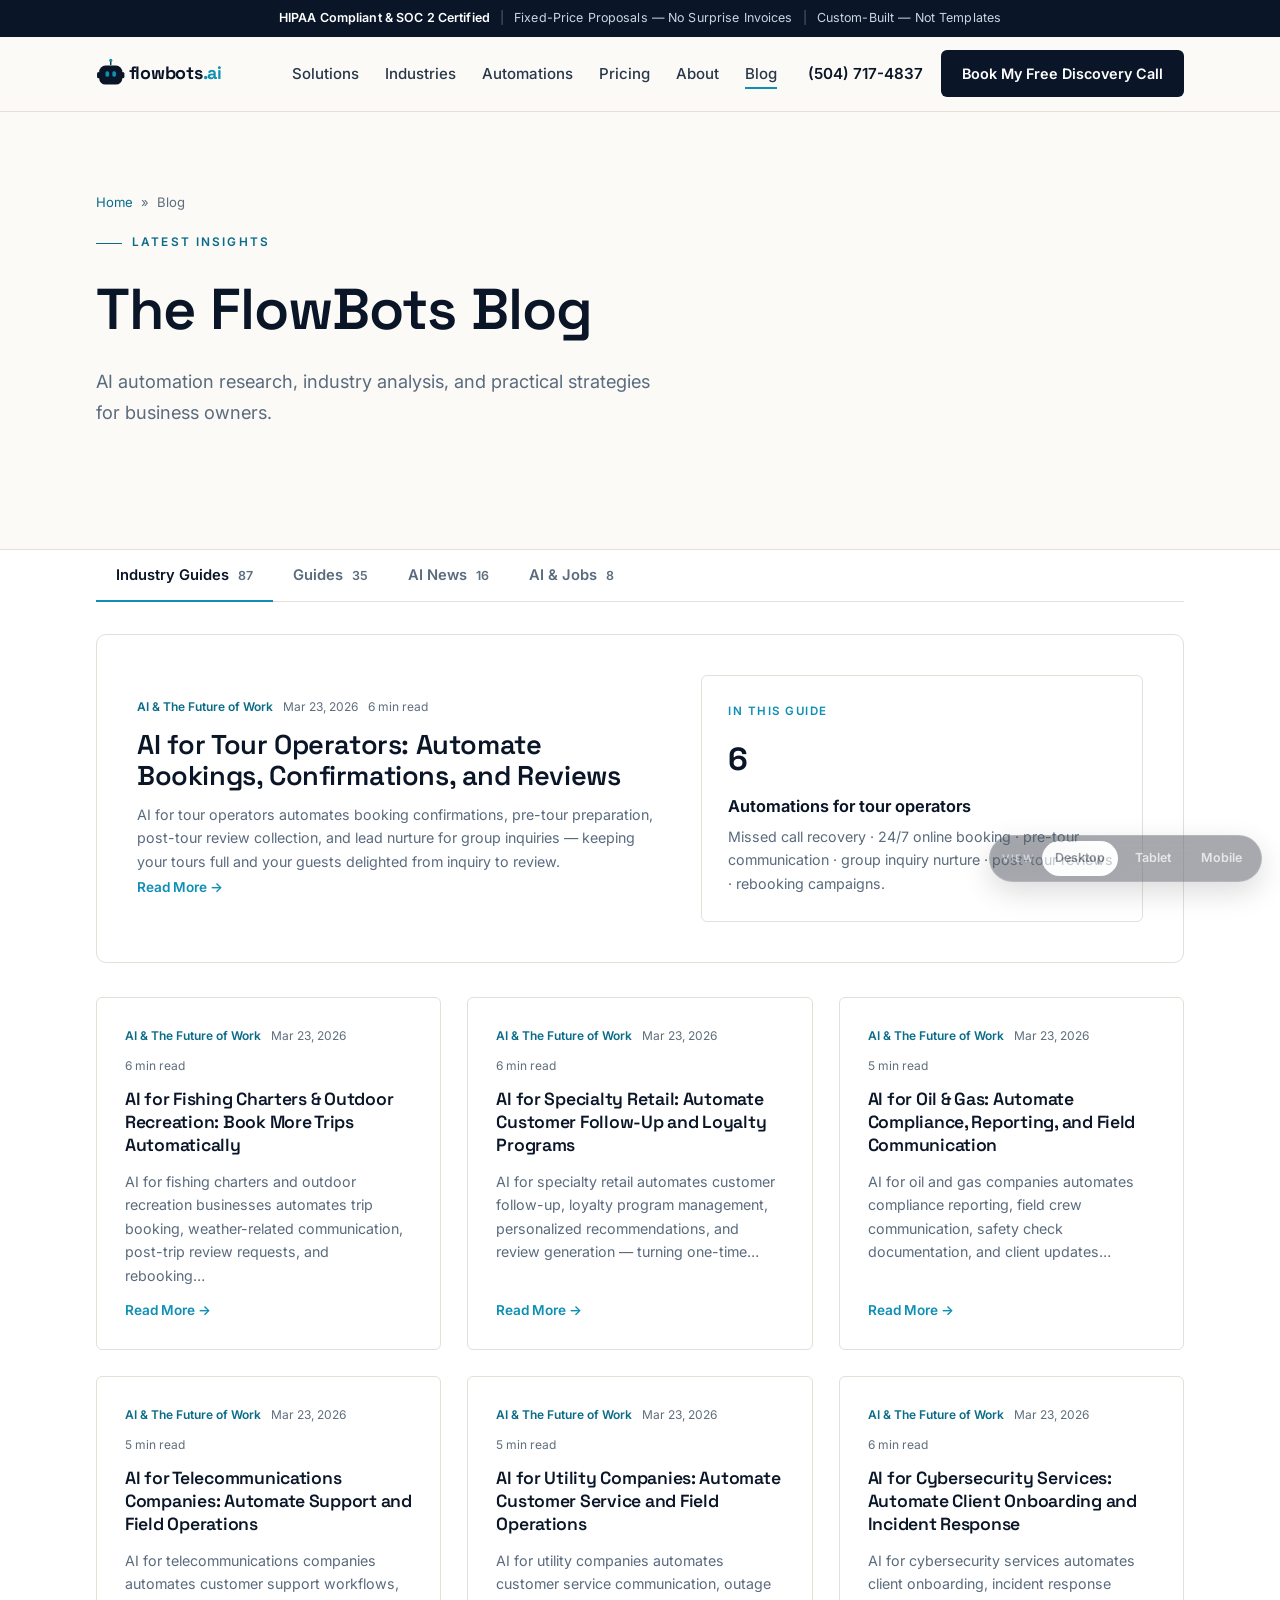
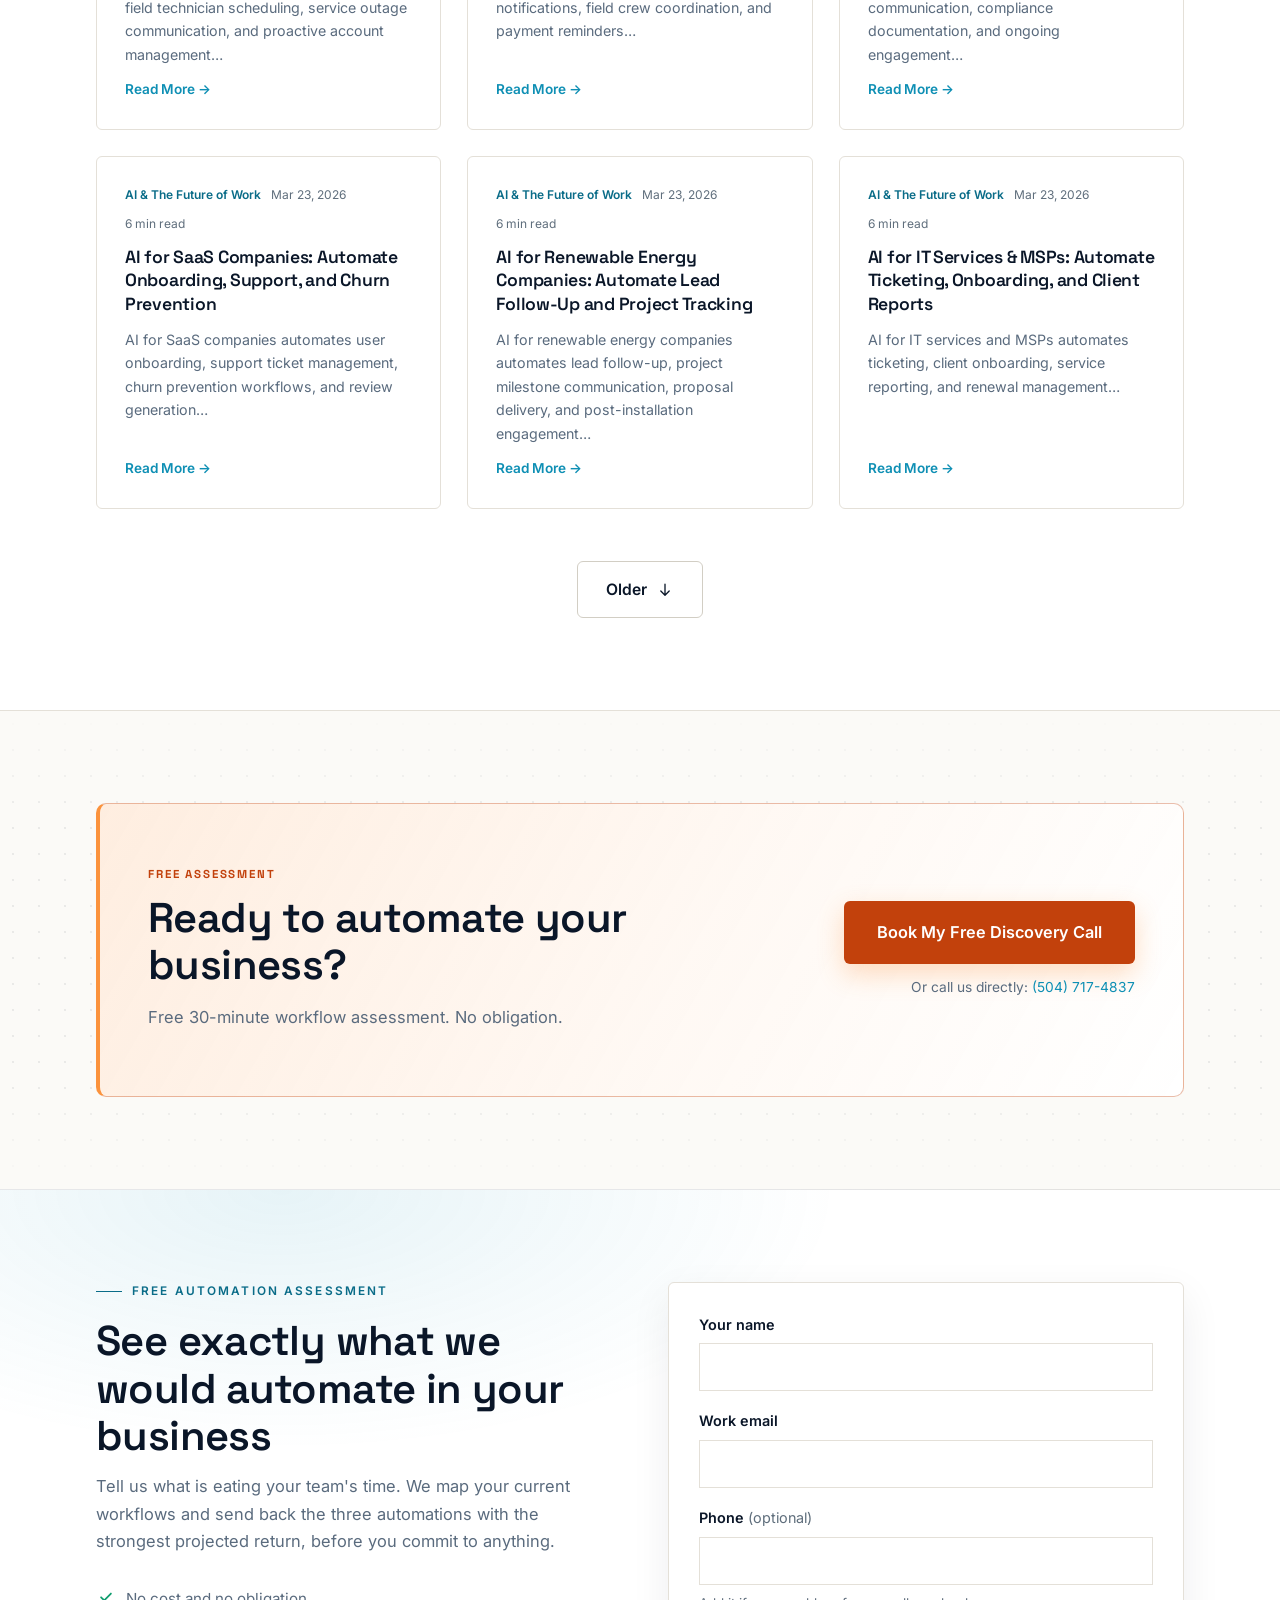
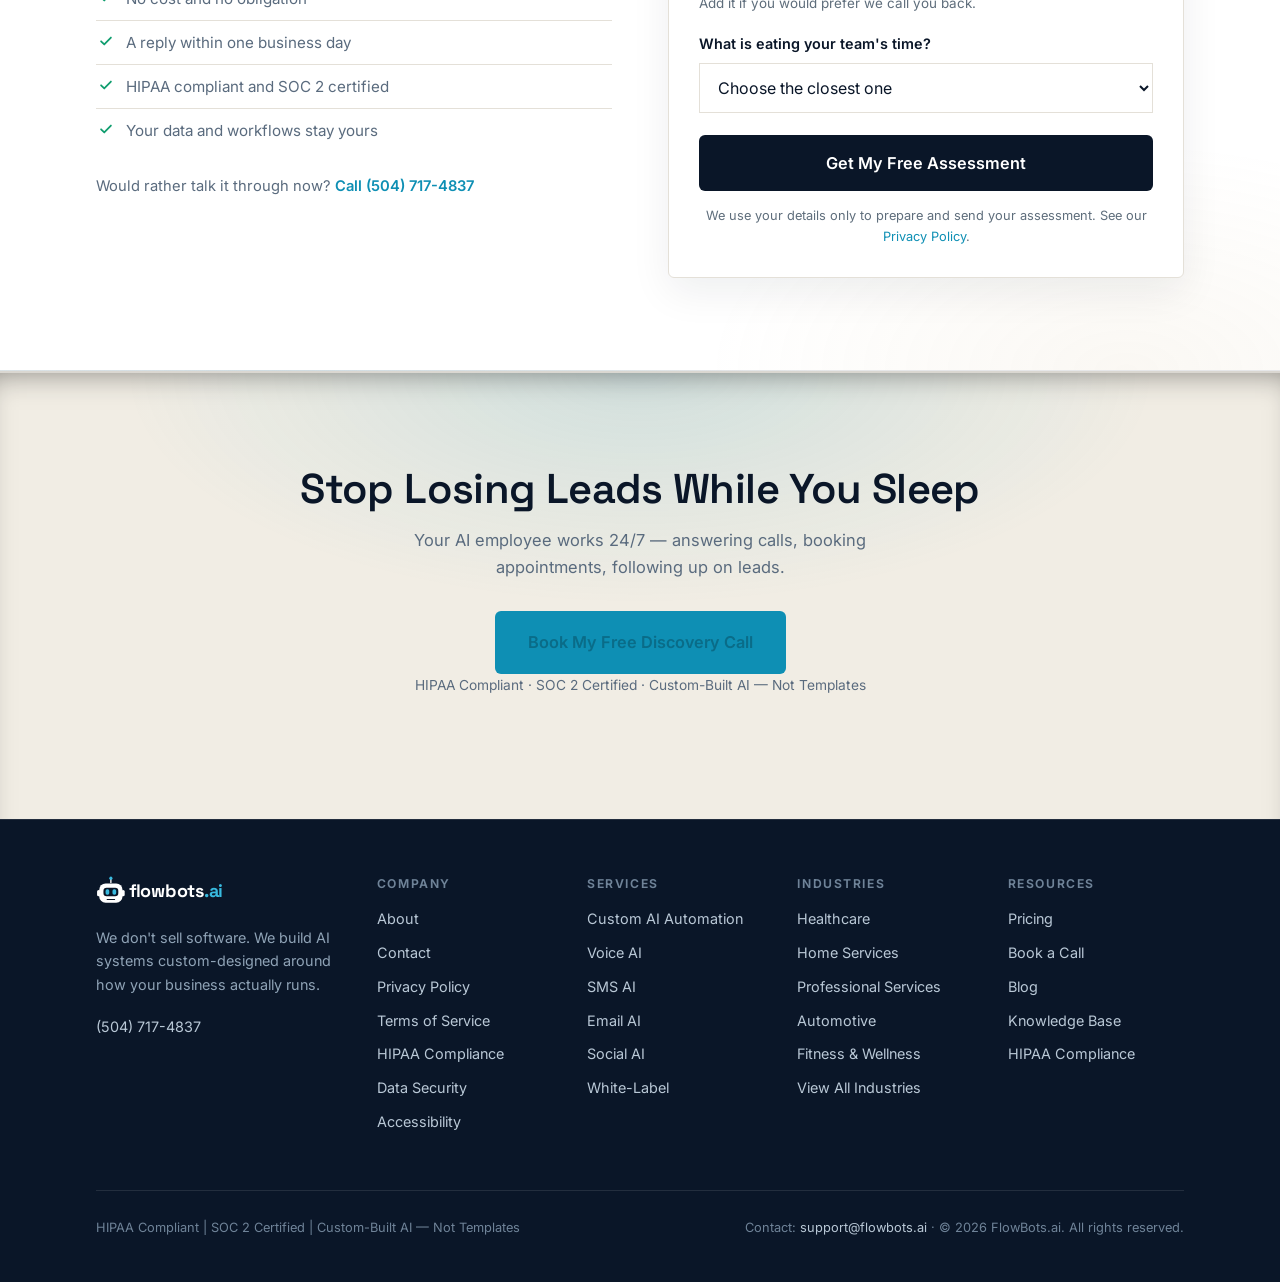
<file: blog.html>
<!DOCTYPE html>
<html lang="en">
<head>
<meta charset="UTF-8">
<meta name="viewport" content="width=device-width, initial-scale=1.0">
<title>The FlowBots Blog — AI Automation Research, Guides &amp; Industry Analysis</title>
<meta name="description" content="AI automation research, industry analysis, and practical strategies for business owners. Guides on voice AI, SMS follow-up, and workflow automation from the FlowBots team.">
<link rel="preconnect" href="https://fonts.googleapis.com">
<link rel="preconnect" href="https://fonts.gstatic.com" crossorigin>
<link href="https://fonts.googleapis.com/css2?family=Space+Grotesk:wght@500;600;700&family=Inter:wght@400;500;600&display=swap" rel="stylesheet">
<link rel="stylesheet" href="style.css?v=28">
<script>/* These are the animated designs: motion is on unless a URL explicitly
   asks for ?motion=off. A production build should restore respect for
   prefers-reduced-motion; this is a review prototype. */
try{if(!/[?&]motion=off/.test(location.search))document.documentElement.classList.add('motion-on');}catch(e){}</script>
</head>
<body>
<svg class="icon-sprite" aria-hidden="true" focusable="false" style="position:absolute;width:0;height:0;overflow:hidden"><defs><symbol id="i-phone" viewBox="0 0 24 24"><path d="M6.2 3.5h3.1l1.5 3.9-2 1.4a12.4 12.4 0 0 0 6.4 6.4l1.4-2 3.9 1.5v3.1a2 2 0 0 1-2.2 2A16.6 16.6 0 0 1 4.2 5.7a2 2 0 0 1 2-2.2Z"/></symbol><symbol id="i-message" viewBox="0 0 24 24"><path d="M4 5.5h16v10.2H9.2L4 20V5.5Z"/><path d="M8.2 9.4h7.6M8.2 12.4h5"/></symbol><symbol id="i-shield" viewBox="0 0 24 24"><path d="M12 3.2 19 6v5.1c0 4.5-2.9 8-7 9.7-4.1-1.7-7-5.2-7-9.7V6l7-2.8Z"/><path d="M9.2 11.8 11.3 14l3.5-3.7"/></symbol><symbol id="i-plug" viewBox="0 0 24 24"><path d="M9 3.2v4.4M15 3.2v4.4M6.2 7.6h11.6v3.1a5.8 5.8 0 0 1-11.6 0V7.6ZM12 16.5v4.3"/></symbol><symbol id="i-gear" viewBox="0 0 24 24"><circle cx="12" cy="12" r="3.1"/><path d="M12 3.2v2.4M12 18.4v2.4M5.8 5.8l1.7 1.7M16.5 16.5l1.7 1.7M3.2 12h2.4M18.4 12h2.4M5.8 18.2l1.7-1.7M16.5 7.5l1.7-1.7"/></symbol><symbol id="i-chart" viewBox="0 0 24 24"><path d="M3.5 20.4h17"/><path d="M6.8 20.4v-6.2M11.4 20.4V7.6M16 20.4v-9.2"/></symbol><symbol id="i-sync" viewBox="0 0 24 24"><path d="M20.2 12a8.2 8.2 0 0 1-13.9 5.9M3.8 12A8.2 8.2 0 0 1 17.7 6.1"/><path d="M3.8 7.2V12h4.8M20.2 16.8V12h-4.8"/></symbol><symbol id="i-folder" viewBox="0 0 24 24"><path d="M3.6 6.4h5.6l2 2.4h9.2v10.8H3.6V6.4Z"/><path d="M3.6 11.6h16.8"/></symbol><symbol id="i-puzzle" viewBox="0 0 24 24"><path d="M9.4 4.2h5.2v2.3a1.7 1.7 0 1 0 3.4 0V4.2h1.8v5.2h-2.3a1.7 1.7 0 1 0 0 3.4h2.3v6.9H4.2v-6.9h2.3a1.7 1.7 0 1 0 0-3.4H4.2V4.2h5.2Z"/></symbol><symbol id="i-bolt" viewBox="0 0 24 24"><path d="M13.4 2.6 4.8 13.5h5.9l-1.1 7.9 8.6-10.9h-5.9l1.1-7.9Z"/></symbol><symbol id="i-lock" viewBox="0 0 24 24"><rect x="4.8" y="10.6" width="14.4" height="9.6" rx="2"/><path d="M8.2 10.6V7.9a3.8 3.8 0 0 1 7.6 0v2.7"/></symbol><symbol id="i-unlock" viewBox="0 0 24 24"><rect x="4.8" y="10.6" width="14.4" height="9.6" rx="2"/><path d="M8.2 10.6V7.9a3.8 3.8 0 0 1 7.1-1.9"/></symbol><symbol id="i-document" viewBox="0 0 24 24"><path d="M6.2 3.4h7.4l4.2 4.2v13H6.2V3.4Z"/><path d="M13.6 3.4v4.2h4.2M9.2 12.4h5.6M9.2 15.8h5.6"/></symbol><symbol id="i-flask" viewBox="0 0 24 24"><path d="M9.4 3.4v6.1L4.6 18a2 2 0 0 0 1.7 3h11.4a2 2 0 0 0 1.7-3l-4.8-8.5V3.4"/><path d="M8.2 3.4h7.6M7.4 14.2h9.2"/></symbol><symbol id="i-trending" viewBox="0 0 24 24"><path d="M3.4 16.8 9.2 11l3.7 3.7 7.7-7.7"/><path d="M15.4 7h5.2v5.2"/></symbol><symbol id="i-users" viewBox="0 0 24 24"><circle cx="9.2" cy="8.4" r="3.2"/><path d="M3.6 19.6a5.6 5.6 0 0 1 11.2 0"/><path d="M16.2 6.2a3 3 0 0 1 0 5.9M17.4 14.6a5 5 0 0 1 3.2 4.6"/></symbol><symbol id="i-bot" viewBox="0 0 24 24"><rect x="4.4" y="8.2" width="15.2" height="10.6" rx="3"/><path d="M12 4.2v4M9.4 12.6v1.8M14.6 12.6v1.8M2.6 12.4v3M21.4 12.4v3"/><circle cx="12" cy="3.2" r="1.2"/></symbol><symbol id="i-tools" viewBox="0 0 24 24"><path d="M14.8 6.4a3.8 3.8 0 0 0 5 5l-9.6 9.6a2.2 2.2 0 0 1-3.1-3.1l9.6-9.6a3.8 3.8 0 0 0-5-5"/></symbol><symbol id="i-receipt" viewBox="0 0 24 24"><path d="M6 3.4h12v17.2l-3-1.9-3 1.9-3-1.9-3 1.9V3.4Z"/><path d="M9 8.4h6M9 12.2h6"/></symbol><symbol id="i-star" viewBox="0 0 24 24"><path d="m12 3.4 2.7 5.5 6 .9-4.3 4.2 1 6-5.4-2.8-5.4 2.8 1-6L3.3 9.8l6-.9L12 3.4Z"/></symbol><symbol id="i-mic" viewBox="0 0 24 24"><rect x="9.2" y="2.6" width="5.6" height="10.8" rx="2.8"/><path d="M5.4 11.6a6.6 6.6 0 0 0 13.2 0M12 18.2v3.2"/></symbol><symbol id="i-repeat" viewBox="0 0 24 24"><path d="M4.2 9.4a4 4 0 0 1 4-4h11.6M19.8 14.6a4 4 0 0 1-4 4H4.2"/><path d="M16.6 2.4 19.8 5.4l-3.2 3M7.4 15.6 4.2 18.6l3.2 3"/></symbol><symbol id="i-cpu" viewBox="0 0 24 24"><rect x="7.6" y="7.6" width="8.8" height="8.8" rx="1.6"/><path d="M10.6 2.8v4.8M13.4 2.8v4.8M10.6 16.4v4.8M13.4 16.4v4.8M2.8 10.6h4.8M2.8 13.4h4.8M16.4 10.6h4.8M16.4 13.4h4.8"/></symbol><symbol id="i-calendar" viewBox="0 0 24 24"><rect x="3.8" y="5.4" width="16.4" height="15" rx="2"/><path d="M8.2 2.8v4.4M15.8 2.8v4.4M3.8 10.4h16.4"/></symbol><symbol id="i-card" viewBox="0 0 24 24"><rect x="2.8" y="5.2" width="18.4" height="13.6" rx="2.2"/><path d="M2.8 10h18.4M6.4 14.6h3.4"/></symbol><symbol id="i-ruler" viewBox="0 0 24 24"><path d="m3.4 15.4 12-12 5.2 5.2-12 12-5.2-5.2Z"/><path d="m7.4 11.4 2 2M10.6 8.2l2 2M13.8 5 15.8 7"/></symbol><symbol id="i-clock" viewBox="0 0 24 24"><circle cx="12" cy="12" r="8.6"/><path d="M12 6.8V12l3.4 2.2"/></symbol><symbol id="i-search" viewBox="0 0 24 24"><circle cx="10.8" cy="10.8" r="6.8"/><path d="m16 16 4.6 4.6"/></symbol><symbol id="i-graduation" viewBox="0 0 24 24"><path d="M2.8 8.6 12 4.2l9.2 4.4-9.2 4.4L2.8 8.6Z"/><path d="M6.6 10.6v5.2c0 1.6 2.4 2.9 5.4 2.9s5.4-1.3 5.4-2.9v-5.2M20.4 9v5.4"/></symbol><symbol id="i-target" viewBox="0 0 24 24"><circle cx="12" cy="12" r="8.4"/><circle cx="12" cy="12" r="4.6"/><circle cx="12" cy="12" r="1"/></symbol><symbol id="i-home" viewBox="0 0 24 24"><path d="M3.8 10.8 12 3.8l8.2 7v9.4H3.8v-9.4Z"/><path d="M9.4 20.2v-5.6h5.2v5.6"/></symbol><symbol id="i-health" viewBox="0 0 24 24"><path d="M6.2 3.2v5.4a4.6 4.6 0 0 0 9.2 0V3.2"/><path d="M4.4 3.2h3.6M13.6 3.2h3.6M10.8 13a5.4 5.4 0 0 0 5.4 5.2 3.6 3.6 0 0 0 3.6-3.6v-1.2"/><circle cx="19.8" cy="11.4" r="2"/></symbol><symbol id="i-building" viewBox="0 0 24 24"><path d="M4.2 20.6V8.2L12 3.4l7.8 4.8v12.4"/><path d="M3 20.6h18M8 11.4h2.4M13.6 11.4H16M8 15.4h2.4M13.6 15.4H16"/></symbol><symbol id="i-check" viewBox="0 0 24 24"><path d="m4.6 12.4 4.8 4.8 10-10.4"/></symbol><symbol id="i-x" viewBox="0 0 24 24"><path d="M6.2 6.2l11.6 11.6M17.8 6.2 6.2 17.8"/></symbol><symbol id="i-menu" viewBox="0 0 24 24"><path d="M3.8 7h16.4M3.8 12h16.4M3.8 17h16.4"/></symbol><symbol id="i-arrow-down" viewBox="0 0 24 24"><path d="M12 4.2v14.6M6.4 13.4 12 19l5.6-5.6"/></symbol><symbol id="i-mail" viewBox="0 0 24 24"><rect x="3.2" y="5.2" width="17.6" height="13.6" rx="2"/><path d="m3.8 6.6 8.2 6 8.2-6"/></symbol><symbol id="i-route" viewBox="0 0 24 24"><circle cx="6" cy="6" r="2.6"/><circle cx="18" cy="18" r="2.6"/><path d="M8.6 6h5.8a3.6 3.6 0 0 1 0 7.2H9.6a3.6 3.6 0 0 0 0 7.2h.4"/></symbol></defs></svg>

<div class="topbar">
  <b>HIPAA Compliant &amp; SOC 2 Certified</b><span class="sep">|</span><span class="hide-m">Fixed-Price Proposals — No Surprise Invoices</span><span class="sep hide-m">|</span><span class="hide-m">Custom-Built — Not Templates</span>
</div>

<header class="site-header">
  <div class="wrap nav">
    <a class="brand" href="index.html" aria-label="FlowBots.ai home">
      <svg xmlns="http://www.w3.org/2000/svg" width="200" height="38" viewBox="0 0 320 60" role="img" aria-label="flowbots.ai"><g transform="translate(2 4)"><path stroke="#0A1628" stroke-linecap="round" stroke-width="2.5" d="M26 0v8"/><circle cx="26" r="3" fill="#0E8FB4"/><rect width="44" height="36" x="4" y="10" fill="#0A1628" rx="12" ry="12"/><rect width="6" height="12" y="22" fill="#0A1628" rx="3" ry="3"/><rect width="6" height="12" x="46" y="22" fill="#0A1628" rx="3" ry="3"/><rect width="28" height="16" x="12" y="18" fill="#0a1628" rx="6" ry="6"/><rect width="7" height="10" x="16" y="21" fill="#0E8FB4" rx="3" ry="3"/><rect width="7" height="10" x="29" y="21" fill="#0E8FB4" rx="3" ry="3"/><path stroke="#0a1628" stroke-linecap="round" stroke-width="2" d="M19 40h14"/></g><text x="62" y="40" fill="#0A1628" font-family="'Space Grotesk','DM Sans',Arial,sans-serif" font-size="34" font-weight="700" letter-spacing="-.5">flowbots<tspan fill="#0E8FB4">.ai</tspan></text></svg>
    </a>
    <ul class="nav-links">
      <li><a href="solutions.html">Solutions</a></li>
      <li><a href="industries.html">Industries</a></li>
      <li><a href="automations.html">Automations</a></li>
      <li><a href="pricing.html">Pricing</a></li>
      <li><a href="about.html">About</a></li>
      <li><a href="blog.html" aria-current="page">Blog</a></li>
    </ul>
    <div class="nav-cta">
      <a class="nav-phone" href="tel:+15047174837" data-track="tel-click">(504) 717-4837</a>
      <a class="btn btn-primary" href="https://www.flowbots.ai/book-call/" data-track="cta-book">Book My Free Discovery Call</a>
      <button class="nav-toggle" aria-expanded="false" aria-label="Open menu"><svg class="ico" aria-hidden="true"><use href="#i-menu"></use></svg></button>
    </div>
  </div>
  <nav class="mobile-menu" aria-label="Mobile">
    <a href="solutions.html">Solutions</a>
    <a href="industries.html">Industries</a>
    <a href="automations.html">Automations</a>
    <a href="pricing.html">Pricing</a>
    <a href="about.html">About</a>
    <a href="blog.html" aria-current="page">Blog</a>
    <a href="tel:+15047174837" data-track="tel-click">(504) 717-4837</a>
  </nav>
</header>

<main>

<!-- ============ HERO ============ -->
<section class="hero">
  <div class="wrap">
    <p class="crumbs"><a href="index.html">Home</a><span class="sep">»</span>Blog</p>
    <span class="eyebrow">Latest Insights</span>
    <h1>The FlowBots Blog</h1>
    <p class="lede">AI automation research, industry analysis, and practical strategies for business owners.</p>
  </div>
</section>

<!-- ============ TOPIC FILTERS (display only) ============ -->
<section class="sec-panel" style="padding-top:0">
  <div class="wrap">
    <div class="tabs reveal" aria-label="Topics">
      <span class="tab active">Industry Guides <span class="cnt">87</span></span>
      <span class="tab">Guides <span class="cnt">35</span></span>
      <span class="tab">AI News <span class="cnt">16</span></span>
      <span class="tab">AI &amp; Jobs <span class="cnt">8</span></span>
    </div>

    <!-- ---- featured post ---- -->
    <a class="post-featured post-card reveal" href="blog-post.html">
      <div>
        <span class="meta"><span class="cat">AI &amp; The Future of Work</span><span>Mar 23, 2026</span><span>6 min read</span></span>
        <h2>AI for Tour Operators: Automate Bookings, Confirmations, and Reviews</h2>
        <p>AI for tour operators automates booking confirmations, pre-tour preparation, post-tour review collection, and lead nurture for group inquiries — keeping your tours full and your guests delighted from inquiry to review.</p>
        <span class="read">Read More →</span>
      </div>
      <div class="stat-detail">
        <span class="tag">In this guide</span>
        <b class="n">6</b>
        <h4>Automations for tour operators</h4>
        <p>Missed call recovery · 24/7 online booking · pre-tour communication · group inquiry nurture · post-tour reviews · rebooking campaigns.</p>
      </div>
    </a>

    <!-- ---- post grid ---- -->
    <div class="post-grid">
      <a class="post-card reveal" href="#">
        <span class="meta"><span class="cat">AI &amp; The Future of Work</span><span>Mar 23, 2026</span><span>6 min read</span></span>
        <h3>AI for Fishing Charters &amp; Outdoor Recreation: Book More Trips Automatically</h3>
        <p>AI for fishing charters and outdoor recreation businesses automates trip booking, weather-related communication, post-trip review requests, and rebooking…</p>
        <span class="read">Read More →</span>
      </a>
      <a class="post-card reveal" href="#">
        <span class="meta"><span class="cat">AI &amp; The Future of Work</span><span>Mar 23, 2026</span><span>6 min read</span></span>
        <h3>AI for Specialty Retail: Automate Customer Follow-Up and Loyalty Programs</h3>
        <p>AI for specialty retail automates customer follow-up, loyalty program management, personalized recommendations, and review generation — turning one-time…</p>
        <span class="read">Read More →</span>
      </a>
      <a class="post-card reveal" href="#">
        <span class="meta"><span class="cat">AI &amp; The Future of Work</span><span>Mar 23, 2026</span><span>5 min read</span></span>
        <h3>AI for Oil &amp; Gas: Automate Compliance, Reporting, and Field Communication</h3>
        <p>AI for oil and gas companies automates compliance reporting, field crew communication, safety check documentation, and client updates…</p>
        <span class="read">Read More →</span>
      </a>
      <a class="post-card reveal" href="#">
        <span class="meta"><span class="cat">AI &amp; The Future of Work</span><span>Mar 23, 2026</span><span>5 min read</span></span>
        <h3>AI for Telecommunications Companies: Automate Support and Field Operations</h3>
        <p>AI for telecommunications companies automates customer support workflows, field technician scheduling, service outage communication, and proactive account management…</p>
        <span class="read">Read More →</span>
      </a>
      <a class="post-card reveal" href="#">
        <span class="meta"><span class="cat">AI &amp; The Future of Work</span><span>Mar 23, 2026</span><span>5 min read</span></span>
        <h3>AI for Utility Companies: Automate Customer Service and Field Operations</h3>
        <p>AI for utility companies automates customer service communication, outage notifications, field crew coordination, and payment reminders…</p>
        <span class="read">Read More →</span>
      </a>
      <a class="post-card reveal" href="#">
        <span class="meta"><span class="cat">AI &amp; The Future of Work</span><span>Mar 23, 2026</span><span>6 min read</span></span>
        <h3>AI for Cybersecurity Services: Automate Client Onboarding and Incident Response</h3>
        <p>AI for cybersecurity services automates client onboarding, incident response communication, compliance documentation, and ongoing engagement…</p>
        <span class="read">Read More →</span>
      </a>
      <a class="post-card reveal" href="#">
        <span class="meta"><span class="cat">AI &amp; The Future of Work</span><span>Mar 23, 2026</span><span>6 min read</span></span>
        <h3>AI for SaaS Companies: Automate Onboarding, Support, and Churn Prevention</h3>
        <p>AI for SaaS companies automates user onboarding, support ticket management, churn prevention workflows, and review generation…</p>
        <span class="read">Read More →</span>
      </a>
      <a class="post-card reveal" href="#">
        <span class="meta"><span class="cat">AI &amp; The Future of Work</span><span>Mar 23, 2026</span><span>6 min read</span></span>
        <h3>AI for Renewable Energy Companies: Automate Lead Follow-Up and Project Tracking</h3>
        <p>AI for renewable energy companies automates lead follow-up, project milestone communication, proposal delivery, and post-installation engagement…</p>
        <span class="read">Read More →</span>
      </a>
      <a class="post-card reveal" href="#">
        <span class="meta"><span class="cat">AI &amp; The Future of Work</span><span>Mar 23, 2026</span><span>6 min read</span></span>
        <h3>AI for IT Services &amp; MSPs: Automate Ticketing, Onboarding, and Client Reports</h3>
        <p>AI for IT services and MSPs automates ticketing, client onboarding, service reporting, and renewal management…</p>
        <span class="read">Read More →</span>
      </a>
    </div>

    <p class="center mt-4 reveal"><a class="btn btn-ghost" href="#">Older <svg class="ico" aria-hidden="true"><use href="#i-arrow-down"></use></svg></a></p>
  </div>
</section>

<!-- ============ CTA BAND ============ -->
<section class="sec-grid">
  <div class="wrap">
    <div class="band reveal">
      <div>
        <h2>Ready to automate your business?</h2>
        <p>Free 30-minute workflow assessment. No obligation.</p>
      </div>
      <div class="cta-col">
        <a class="btn btn-accent btn-lg" href="https://www.flowbots.ai/book-call/" data-track="cta-book">Book My Free Discovery Call</a>
        <p class="micro">Or call us directly: <a href="tel:+15047174837" data-track="tel-click">(504) 717-4837</a></p>
      </div>
    </div>
  </div>
</section>


<section class="lead-section sec-feature" id="assessment">
  <div class="wrap lead-grid">
    <div class="lead-copy">
      <span class="eyebrow">Free Automation Assessment</span>
      <h2>See exactly what we would automate in your business</h2>
      <p>Tell us what is eating your team's time. We map your current workflows and send back the three automations with the strongest projected return, before you commit to anything.</p>
      <ul class="lead-assure">
        <li>No cost and no obligation</li>
        <li>A reply within one business day</li>
        <li>HIPAA compliant and SOC 2 certified</li>
        <li>Your data and workflows stay yours</li>
      </ul>
      <p class="lead-alt">Would rather talk it through now? <a href="tel:+15047174837" data-track="tel-click">Call (504) 717-4837</a></p>
    </div>

    <form class="lead-form" novalidate data-leadform>
      <div class="field">
        <label for="lf-name">Your name</label>
        <input id="lf-name" name="name" type="text" autocomplete="name" required aria-describedby="lf-name-err">
        <span class="field-err" id="lf-name-err" role="alert"></span>
      </div>
      <div class="field">
        <label for="lf-email">Work email</label>
        <input id="lf-email" name="email" type="email" autocomplete="email" inputmode="email" required aria-describedby="lf-email-err">
        <span class="field-err" id="lf-email-err" role="alert"></span>
      </div>
      <div class="field">
        <label for="lf-phone">Phone <span class="opt">(optional)</span></label>
        <input id="lf-phone" name="phone" type="tel" autocomplete="tel" inputmode="tel" aria-describedby="lf-phone-hint">
        <span class="field-hint" id="lf-phone-hint">Add it if you would prefer we call you back.</span>
      </div>
      <div class="field">
        <label for="lf-problem">What is eating your team's time?</label>
        <select id="lf-problem" name="problem" required aria-describedby="lf-problem-err">
          <option value="">Choose the closest one</option>
          <option>We are missing calls after hours</option>
          <option>Leads go cold before we follow up</option>
          <option>My team is buried in repetitive tasks</option>
          <option>We need to scale without hiring</option>
          <option>Something else</option>
        </select>
        <span class="field-err" id="lf-problem-err" role="alert"></span>
      </div>
      <button type="submit" class="btn btn-primary btn-lg lead-submit">Get My Free Assessment</button>
      <p class="lead-privacy">We use your details only to prepare and send your assessment. See our <a href="https://www.flowbots.ai/privacy-policy/">Privacy Policy</a>.</p>
    </form>

    <div class="lead-success" hidden role="status">
      <span class="lead-tick" aria-hidden="true">
        <svg class="ico" aria-hidden="true"><use href="#i-check"></use></svg>
      </span>
      <h3>Your assessment request is in</h3>
      <p>We will map your workflows and reply within one business day with the three automations we would build first, and what each is worth.</p>
      <p class="lead-alt">Need it sooner? <a href="tel:+15047174837" data-track="tel-click">Call (504) 717-4837</a></p>
    </div>
  </div>
</section>

<!-- ============ PRE-FOOTER CTA ============ -->
<section class="prefoot">
  <div class="wrap">
    <h2 class="reveal">Stop Losing Leads While You Sleep</h2>
    <p class="reveal">Your AI employee works 24/7 — answering calls, booking appointments, following up on leads.</p>
    <div class="reveal">
      <a class="btn btn-accent btn-lg" href="https://www.flowbots.ai/book-call/" data-track="cta-book">Book My Free Discovery Call</a>
      <p class="micro">HIPAA Compliant · SOC 2 Certified · Custom-Built AI — Not Templates</p>
    </div>
  </div>
</section>

</main>

<footer class="site-footer">
  <div class="wrap">
    <div class="footer-grid">
      <div>
        <svg xmlns="http://www.w3.org/2000/svg" width="170" height="32" viewBox="0 0 320 60" role="img" aria-label="flowbots.ai"><g transform="translate(2 4)"><path stroke="#fff" stroke-linecap="round" stroke-width="2.5" d="M26 0v8"/><circle cx="26" r="3" fill="#38badf"/><rect width="44" height="36" x="4" y="10" fill="#fff" rx="12" ry="12"/><rect width="6" height="12" y="22" fill="#fff" rx="3" ry="3"/><rect width="6" height="12" x="46" y="22" fill="#fff" rx="3" ry="3"/><rect width="28" height="16" x="12" y="18" fill="#0a1628" rx="6" ry="6"/><rect width="7" height="10" x="16" y="21" fill="#38badf" rx="3" ry="3"/><rect width="7" height="10" x="29" y="21" fill="#38badf" rx="3" ry="3"/><path stroke="#0a1628" stroke-linecap="round" stroke-width="2" d="M19 40h14"/></g><text x="62" y="40" fill="#fff" font-family="'Space Grotesk','DM Sans',Arial,sans-serif" font-size="34" font-weight="700" letter-spacing="-.5">flowbots<tspan fill="#38badf">.ai</tspan></text></svg>
        <p class="footer-tag">We don't sell software. We build AI systems custom-designed around how your business actually runs.</p>
        <p><a href="tel:+15047174837" data-track="tel-click">(504) 717-4837</a></p>
      </div>
      <div>
        <h4>Company</h4>
        <ul>
          <li><a href="about.html">About</a></li>
          <li><a href="https://www.flowbots.ai/contact/">Contact</a></li>
          <li><a href="https://www.flowbots.ai/privacy-policy/">Privacy Policy</a></li>
          <li><a href="https://www.flowbots.ai/terms-of-service/">Terms of Service</a></li>
          <li><a href="https://www.flowbots.ai/hipaa-compliance/">HIPAA Compliance</a></li>
          <li><a href="https://www.flowbots.ai/data-security/">Data Security</a></li>
          <li><a href="https://www.flowbots.ai/accessibility/">Accessibility</a></li>
        </ul>
      </div>
      <div>
        <h4>Services</h4>
        <ul>
          <li><a href="automations.html">Custom AI Automation</a></li>
          <li><a href="solutions.html">Voice AI</a></li>
          <li><a href="solutions.html">SMS AI</a></li>
          <li><a href="solutions.html">Email AI</a></li>
          <li><a href="solutions.html">Social AI</a></li>
          <li><a href="solutions.html">White-Label</a></li>
        </ul>
      </div>
      <div>
        <h4>Industries</h4>
        <ul>
          <li><a href="industries.html">Healthcare</a></li>
          <li><a href="industries.html">Home Services</a></li>
          <li><a href="industries.html">Professional Services</a></li>
          <li><a href="industries.html">Automotive</a></li>
          <li><a href="industries.html">Fitness &amp; Wellness</a></li>
          <li><a href="industries.html">View All Industries</a></li>
        </ul>
      </div>
      <div>
        <h4>Resources</h4>
        <ul>
          <li><a href="pricing.html">Pricing</a></li>
          <li><a href="https://www.flowbots.ai/book-call/" data-track="cta-book">Book a Call</a></li>
          <li><a href="blog.html">Blog</a></li>
          <li><a href="https://www.flowbots.ai/ai-automation-knowledge-base/">Knowledge Base</a></li>
          <li><a href="https://www.flowbots.ai/hipaa-compliance/">HIPAA Compliance</a></li>
        </ul>
      </div>
    </div>
    <div class="footer-bottom">
      <span>HIPAA Compliant | SOC 2 Certified | Custom-Built AI — Not Templates</span>
      <span>Contact: <a href="mailto:support@flowbots.ai">support@flowbots.ai</a> · © 2026 FlowBots.ai. All rights reserved.</span>
    </div>
  </div>
</footer>

<div class="sticky-cta">
  <a class="btn btn-ghost" href="tel:+15047174837">Call Us</a>
  <a class="btn btn-primary" href="https://www.flowbots.ai/book-call/" data-track="cta-book">Book Free Call</a>
</div>


<button type="button" class="to-top" aria-label="Back to top" hidden><svg class="ico" aria-hidden="true"><use href="#i-arrow-down"></use></svg></button>
<!-- review control: device preview. Not part of the design. -->
<div class="rv-device" role="group" aria-label="Device preview">
  <span class="rv-label">View</span>
  <button type="button" data-rv="desktop" aria-pressed="true">Desktop</button>
  <button type="button" data-rv="tablet" aria-pressed="false">Tablet</button>
  <button type="button" data-rv="mobile" aria-pressed="false">Mobile</button>
</div>
<script>
(function(){
  /* Device preview needs a real viewport, not a narrowed container: CSS media
     queries answer to the viewport, so shrinking the page would show the
     desktop layout at a small width. Tablet and mobile therefore hand off to
     preview.html, which frames this same page in an iframe. */
  var bar = document.querySelector('.rv-device');
  if (!bar) return;
  var page = location.pathname.split('/').pop() || 'index.html';
  bar.addEventListener('click', function(e){
    var b = e.target.closest('[data-rv]');
    if (!b) return;
    var d = b.getAttribute('data-rv');
    if (d === 'desktop') return;
    location.href = 'preview.html?page=' + encodeURIComponent(page) + '&device=' + d;
  });
})();
</script>

<script src="app.js?v=28"></script>
</body>
</html>
</file>
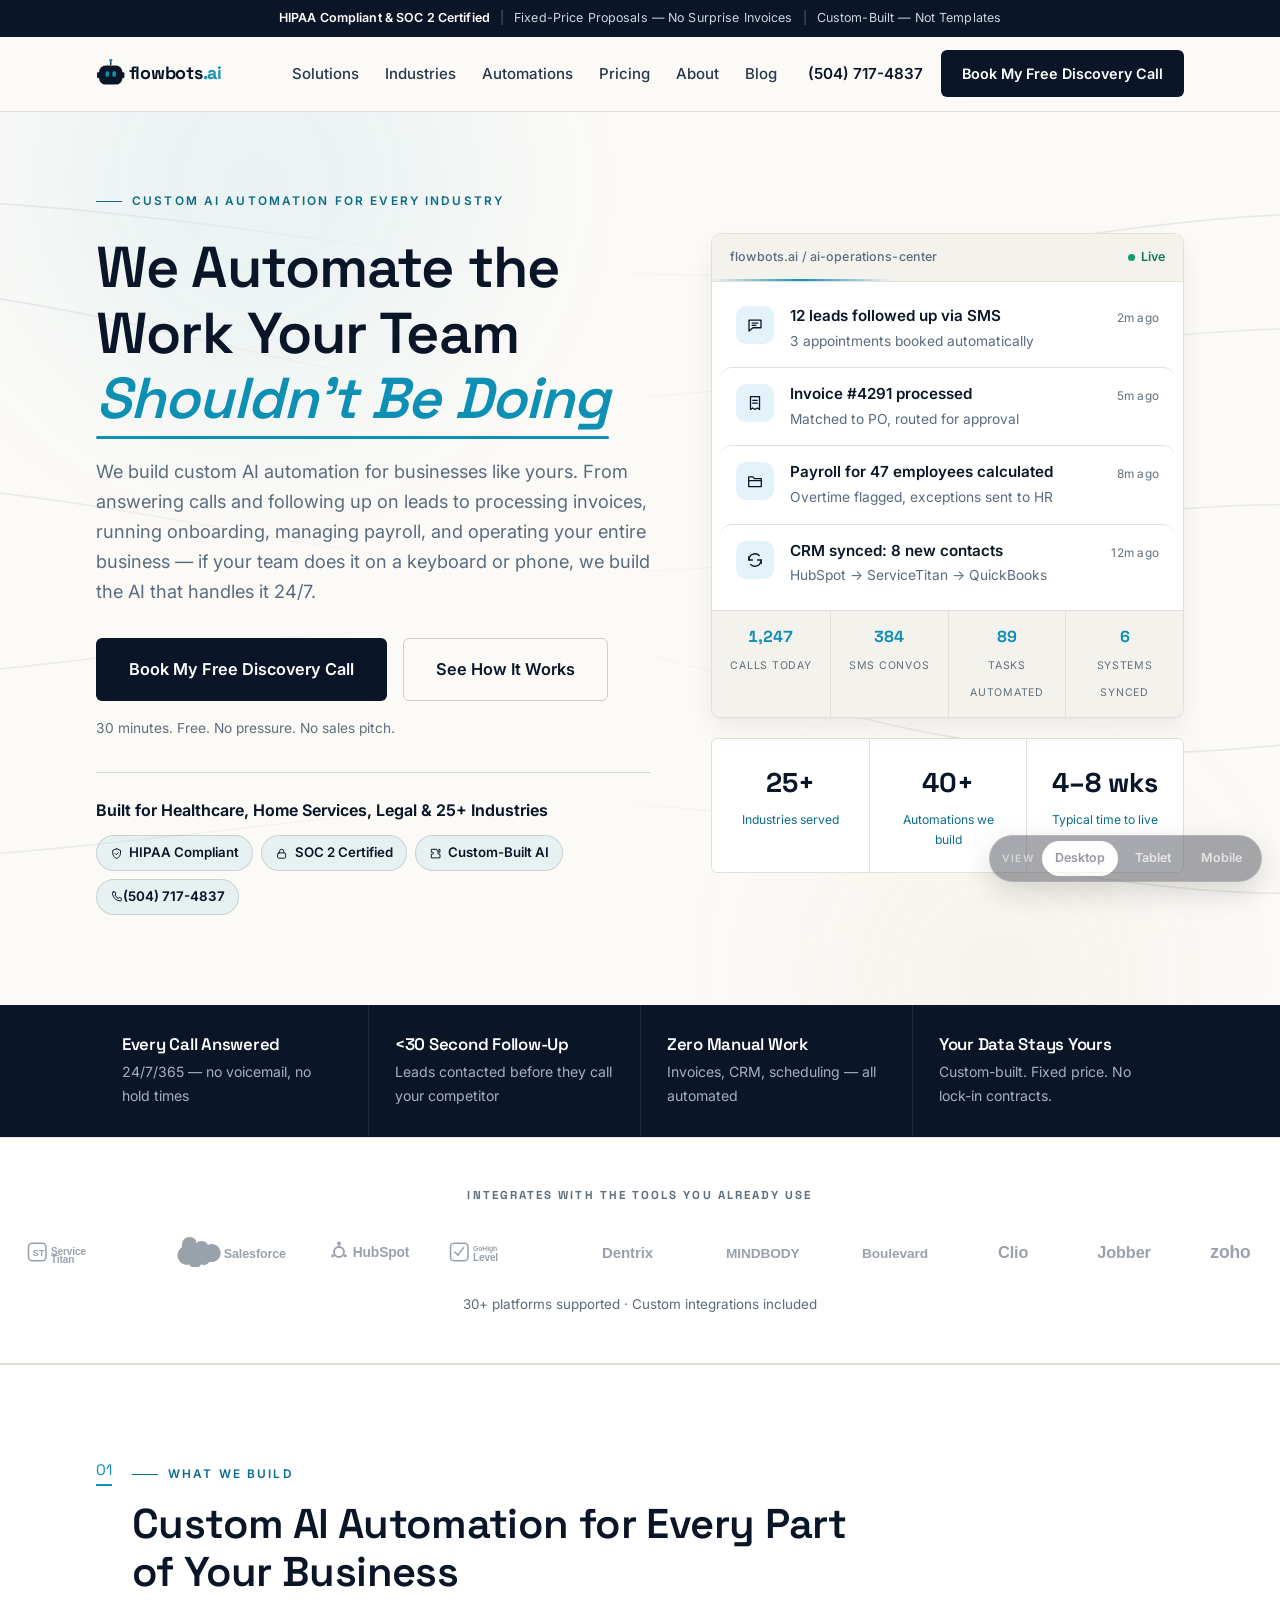
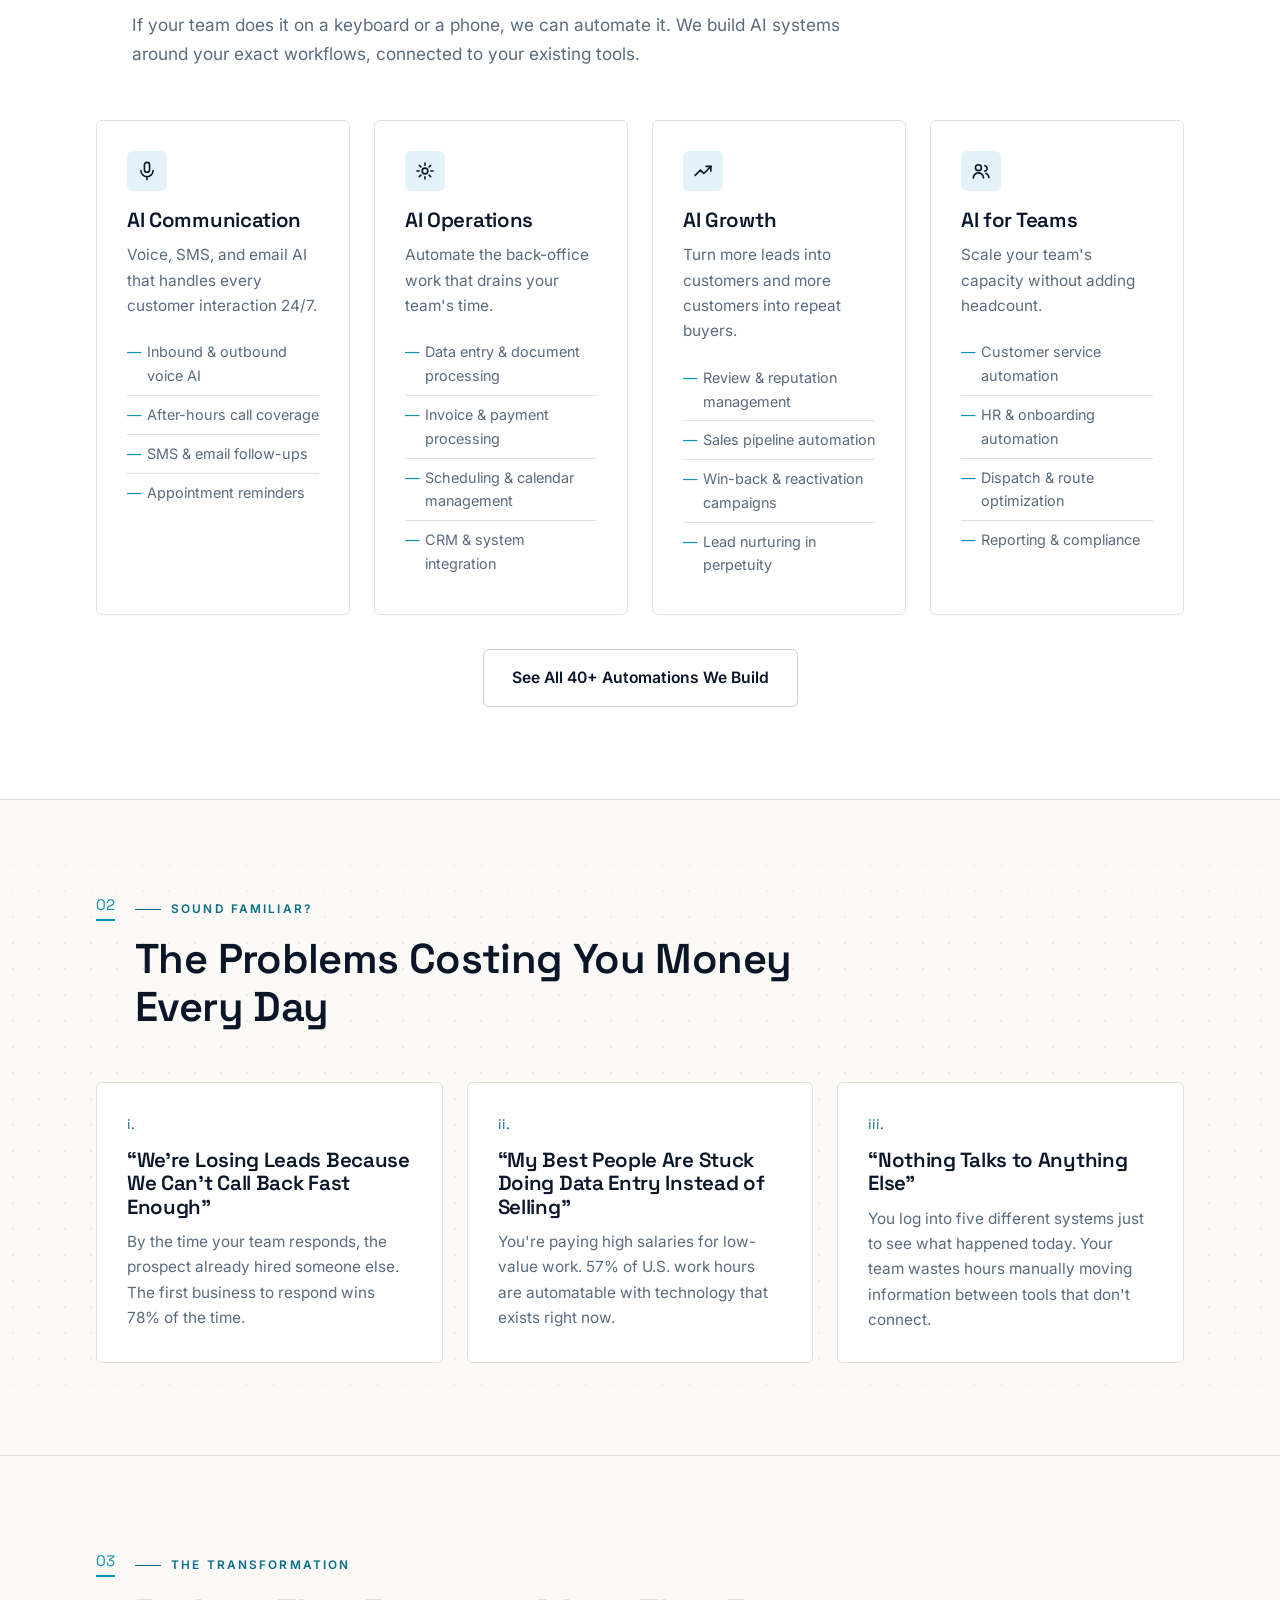
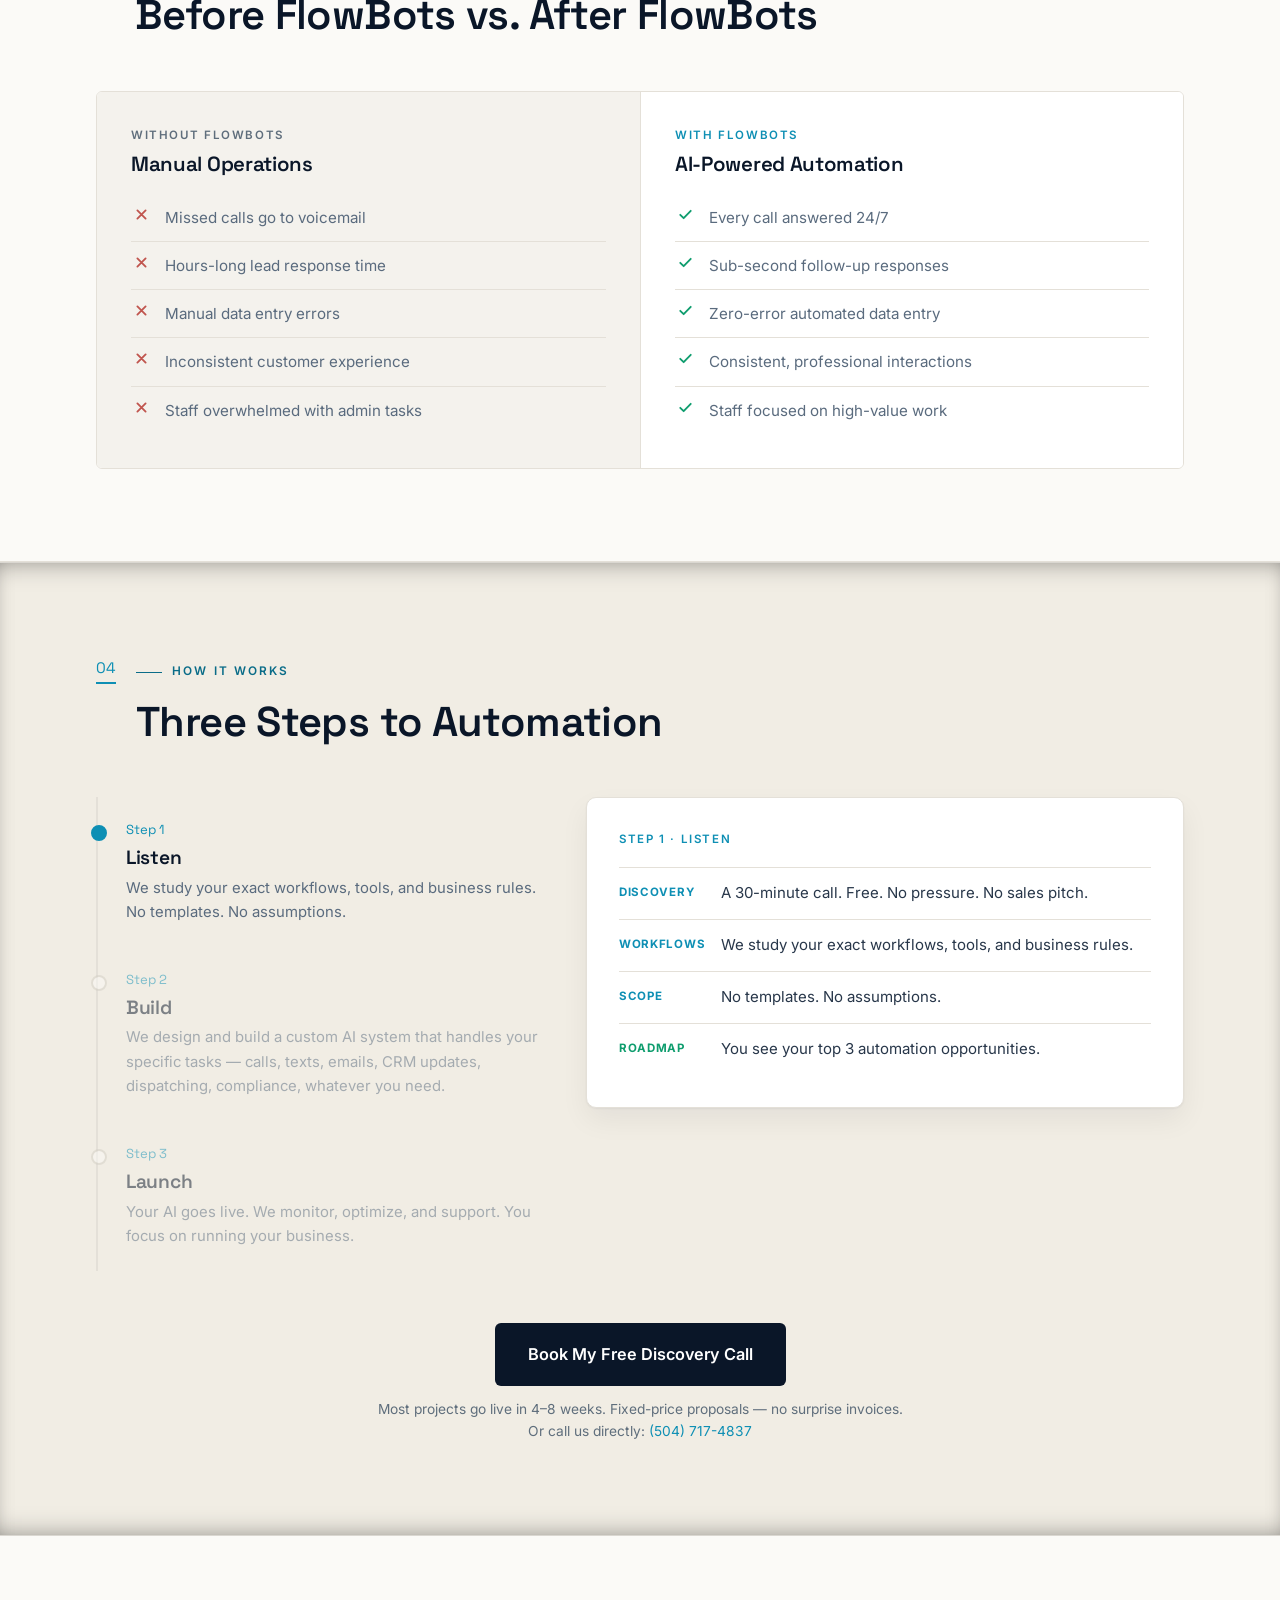
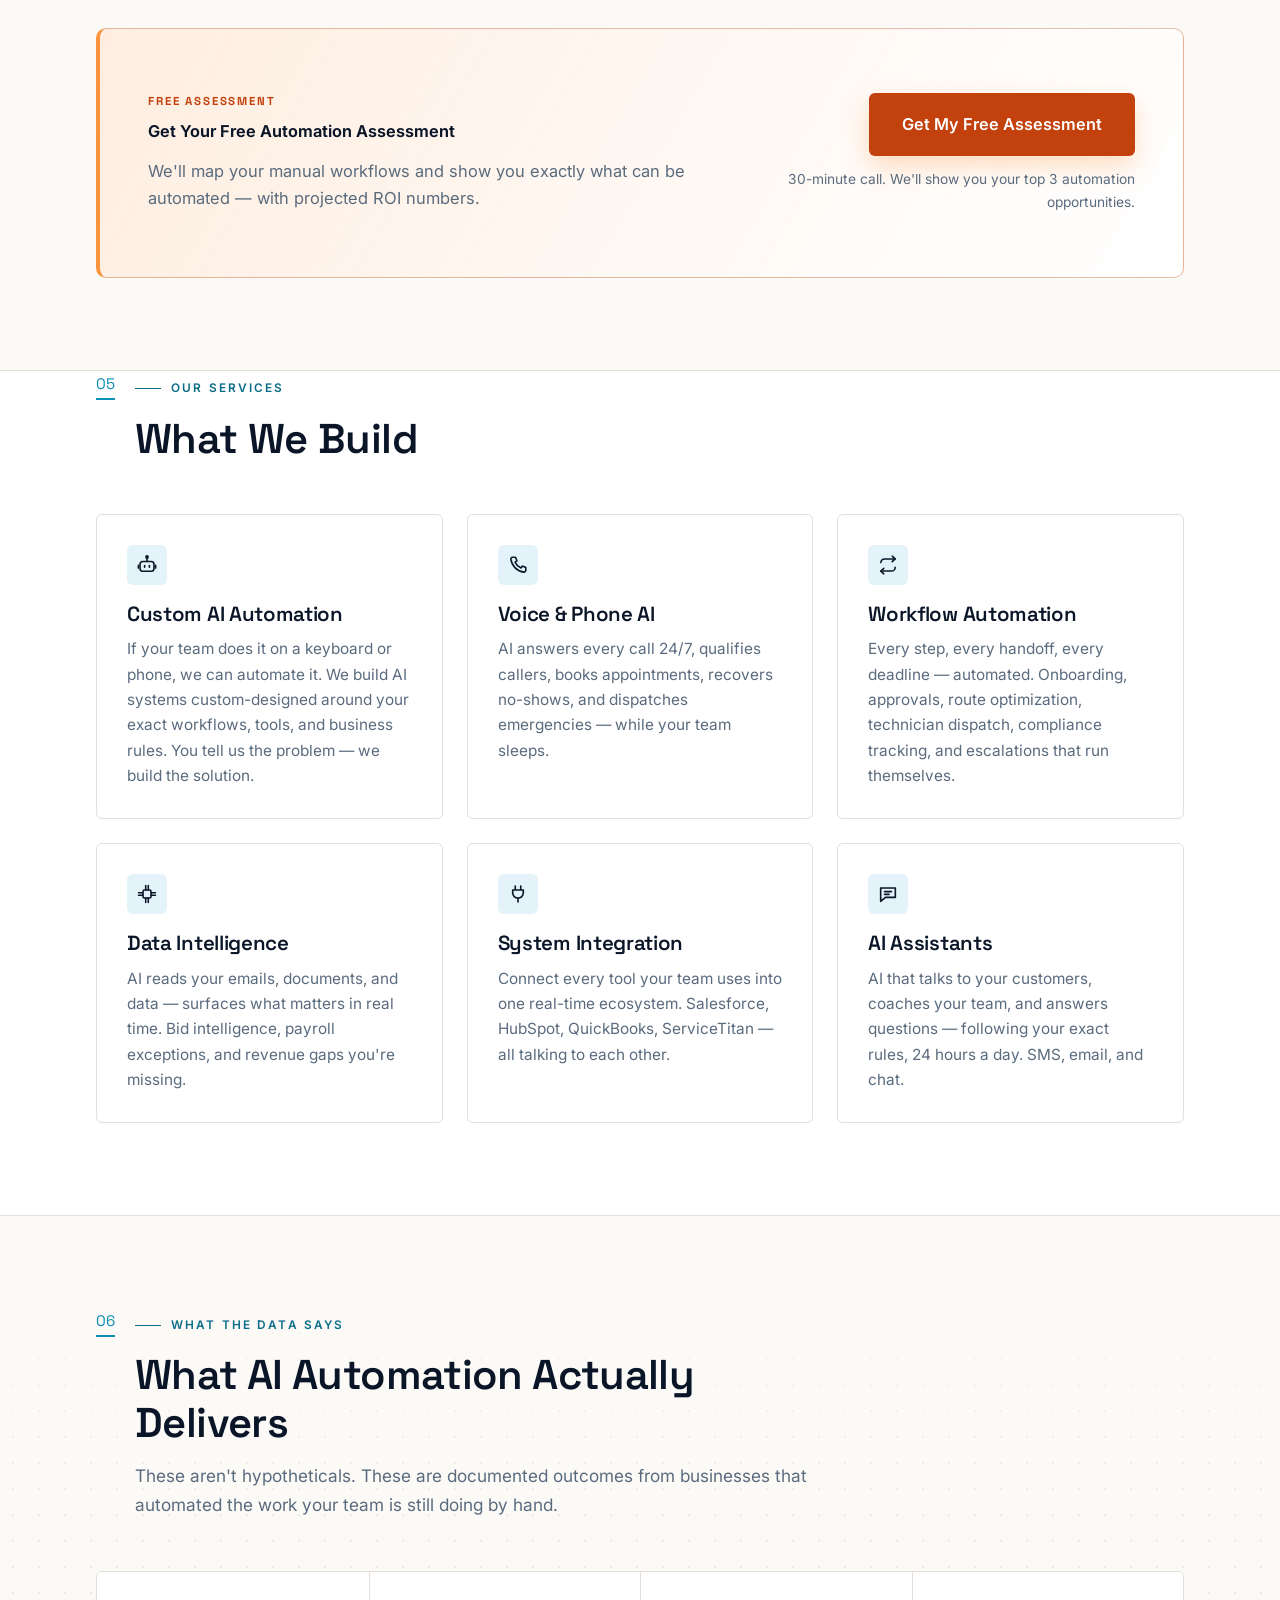
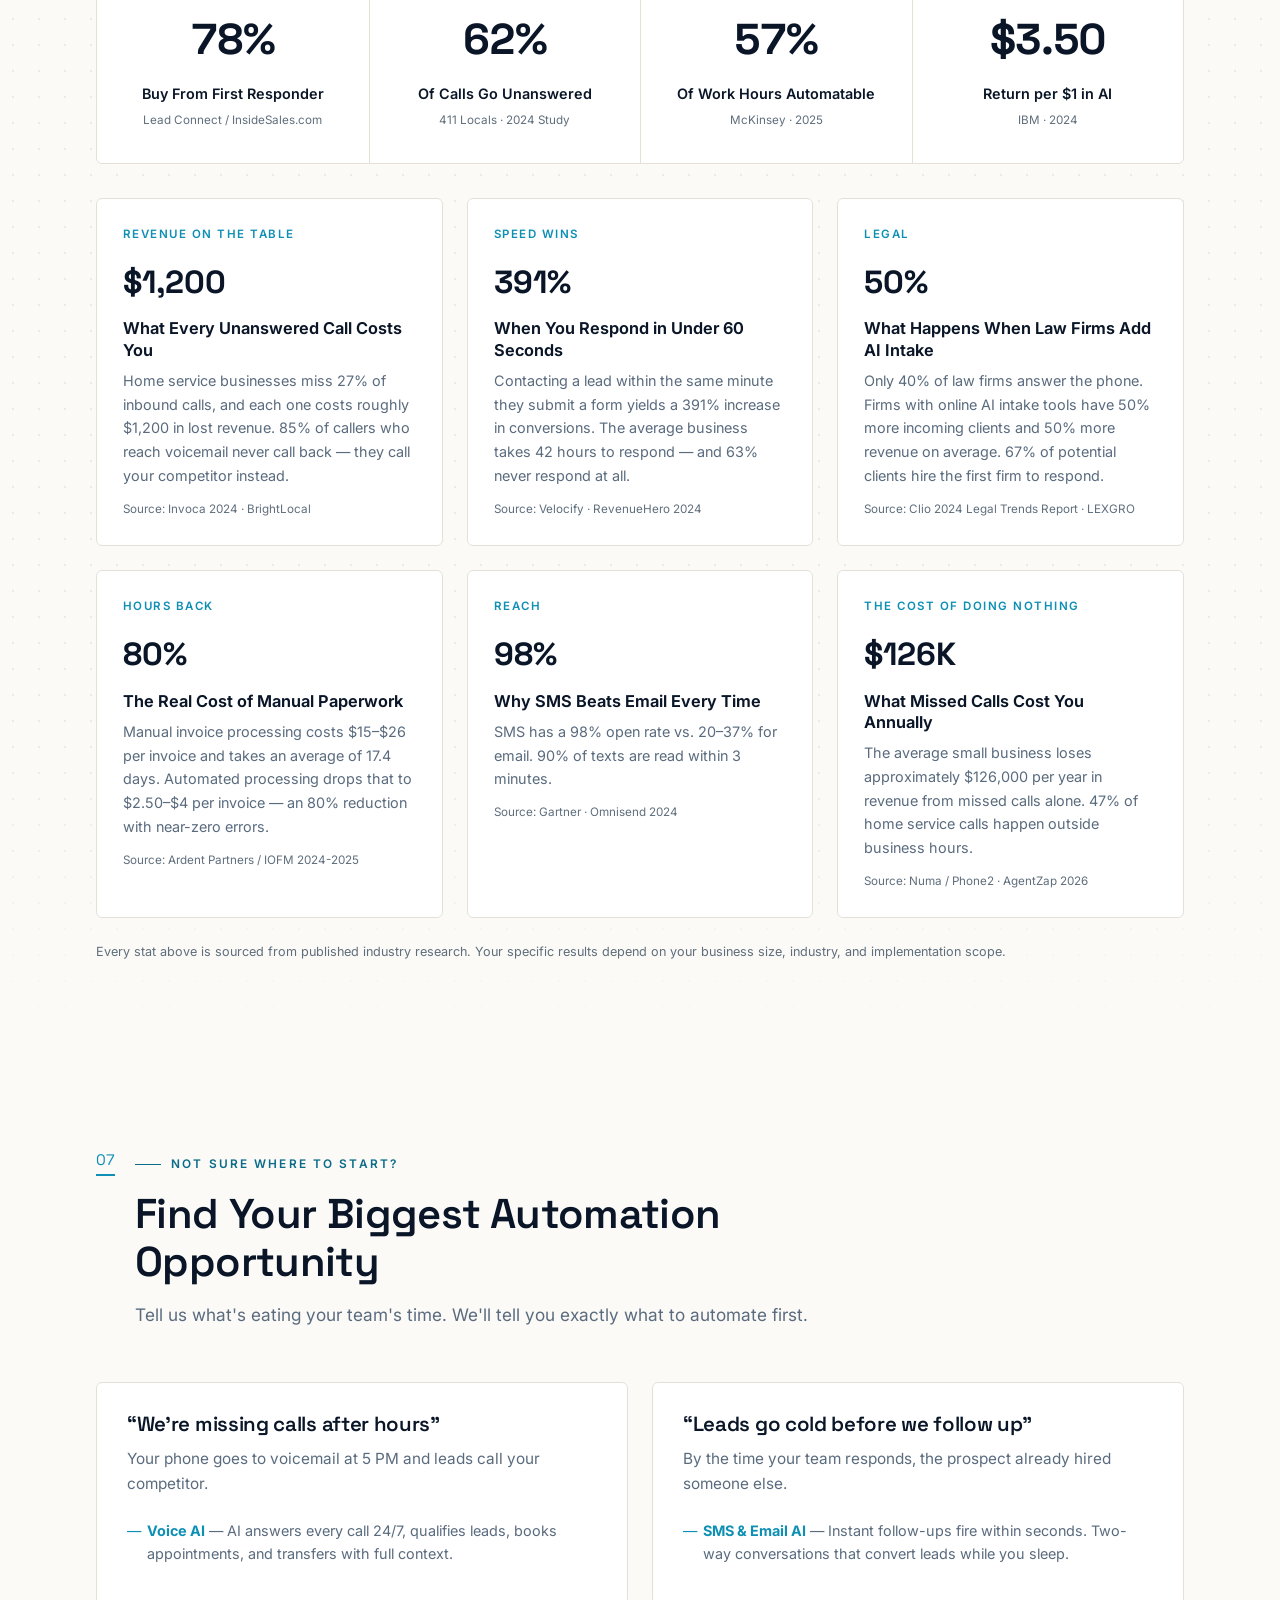
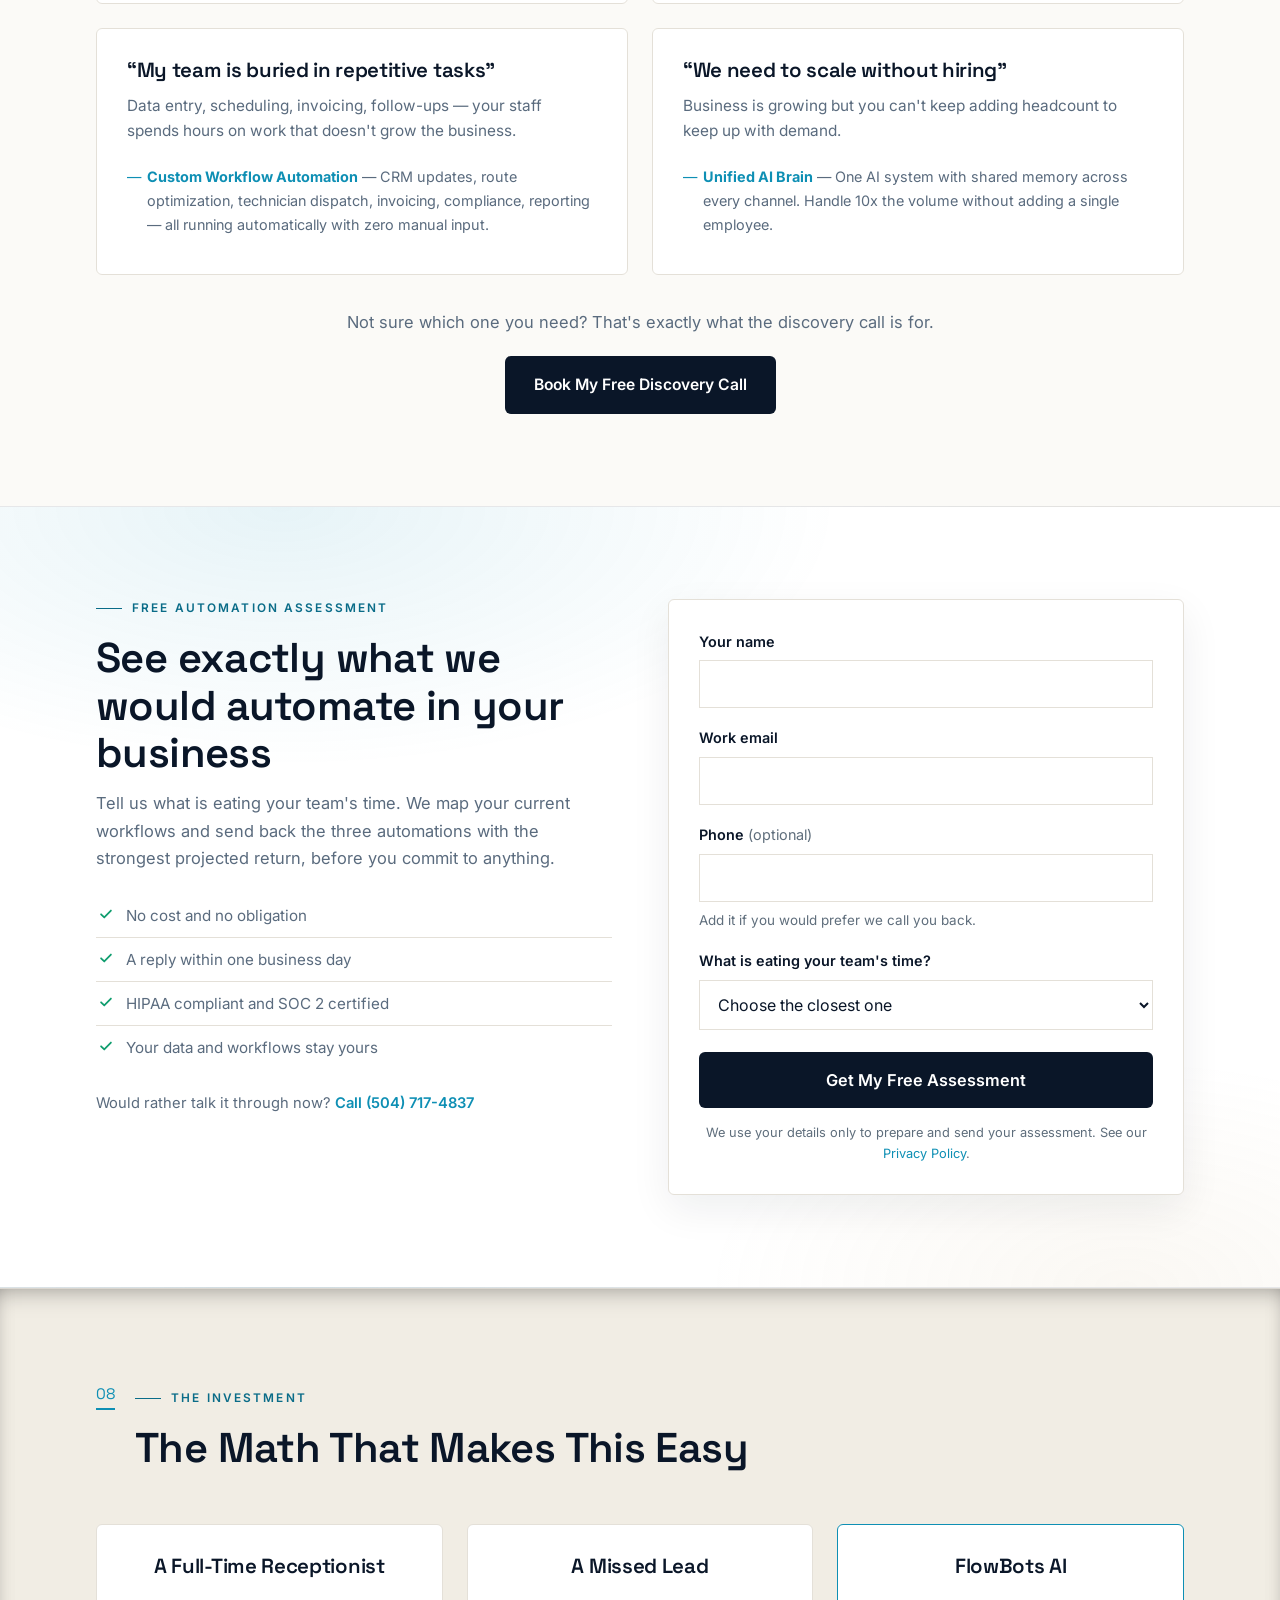
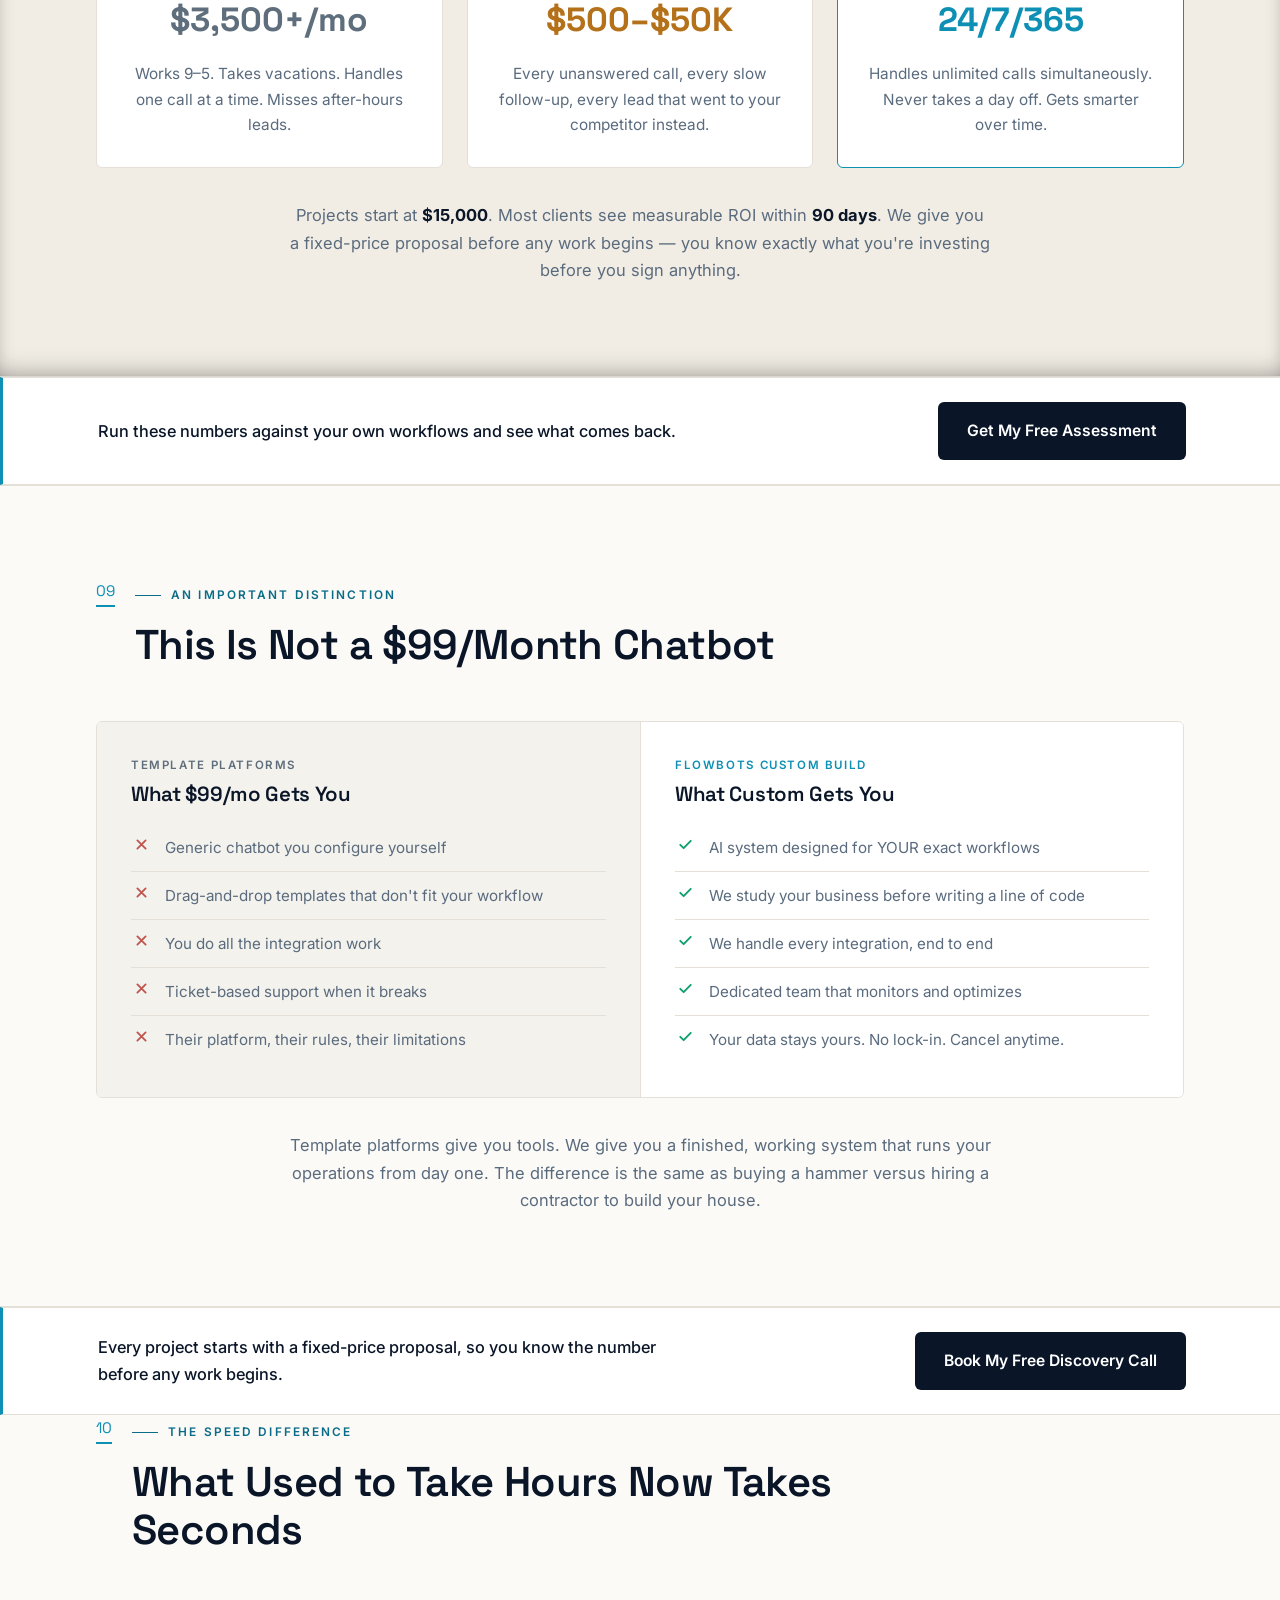
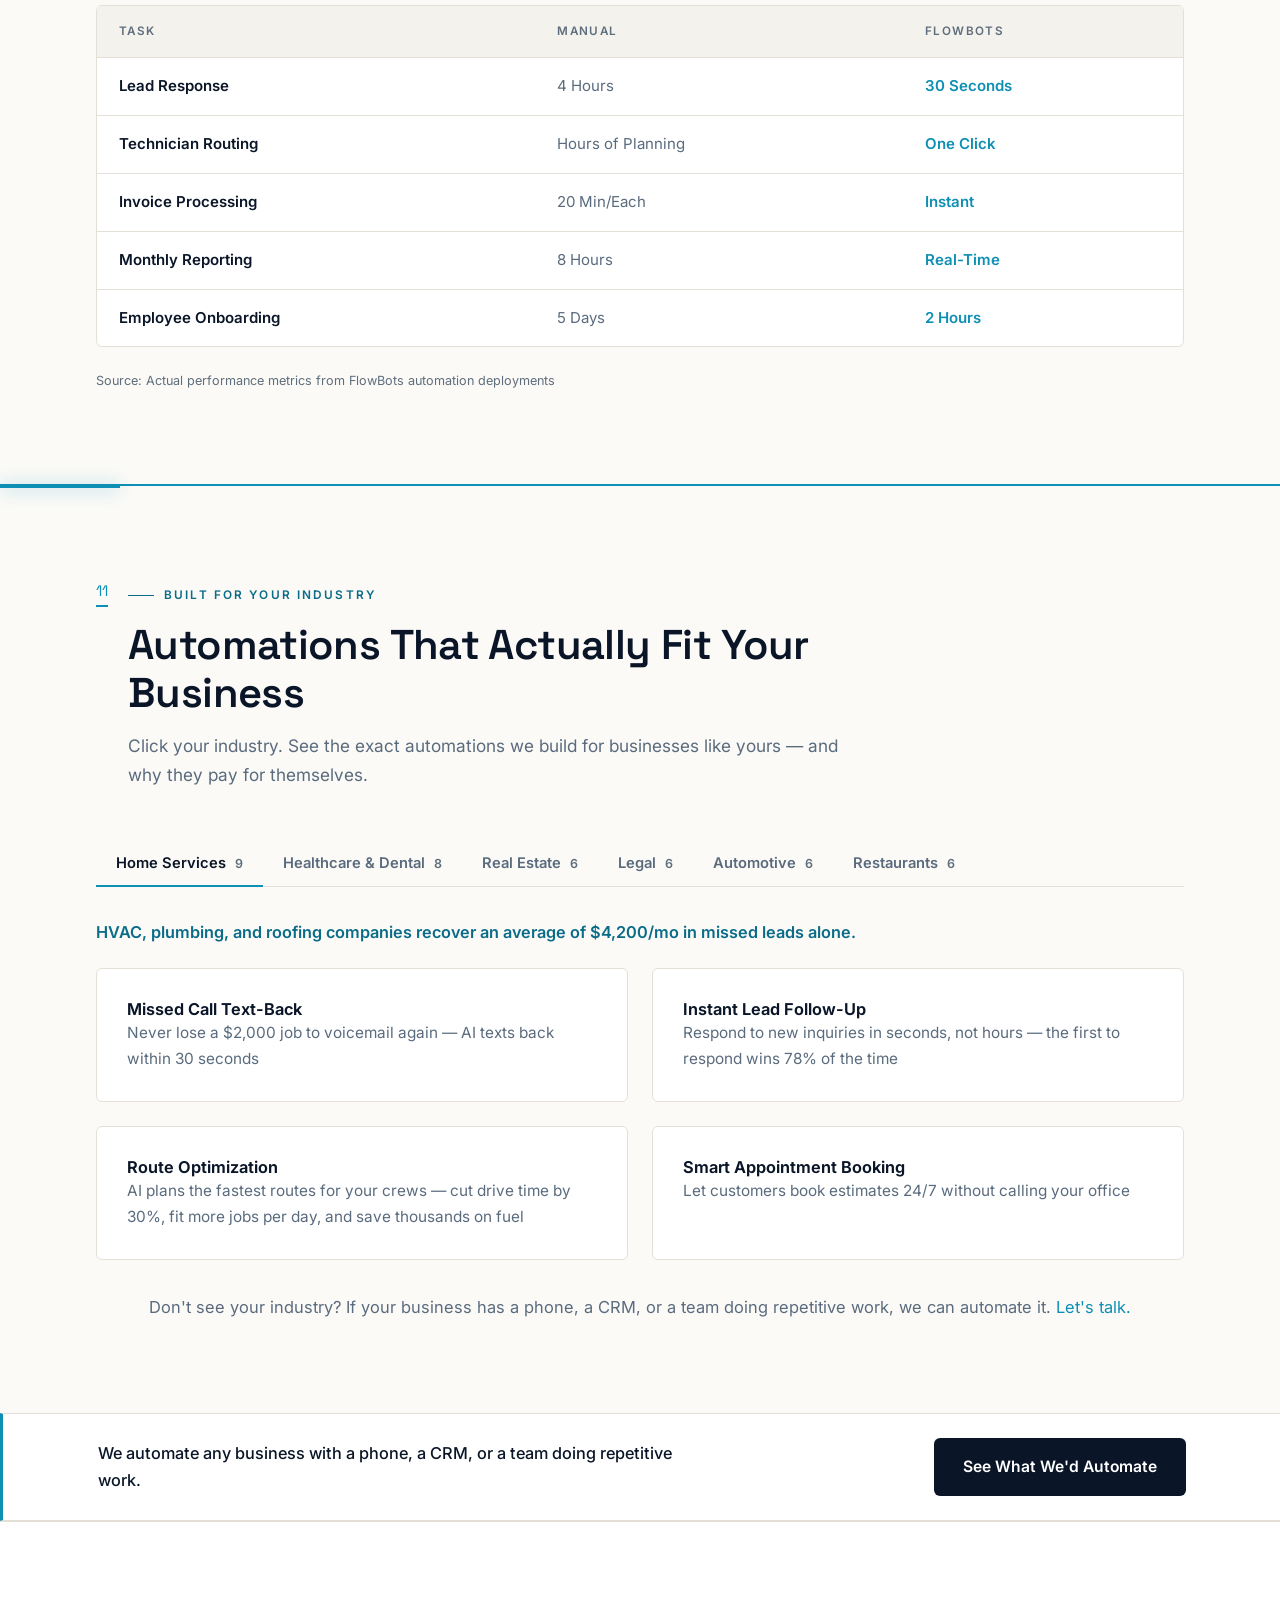
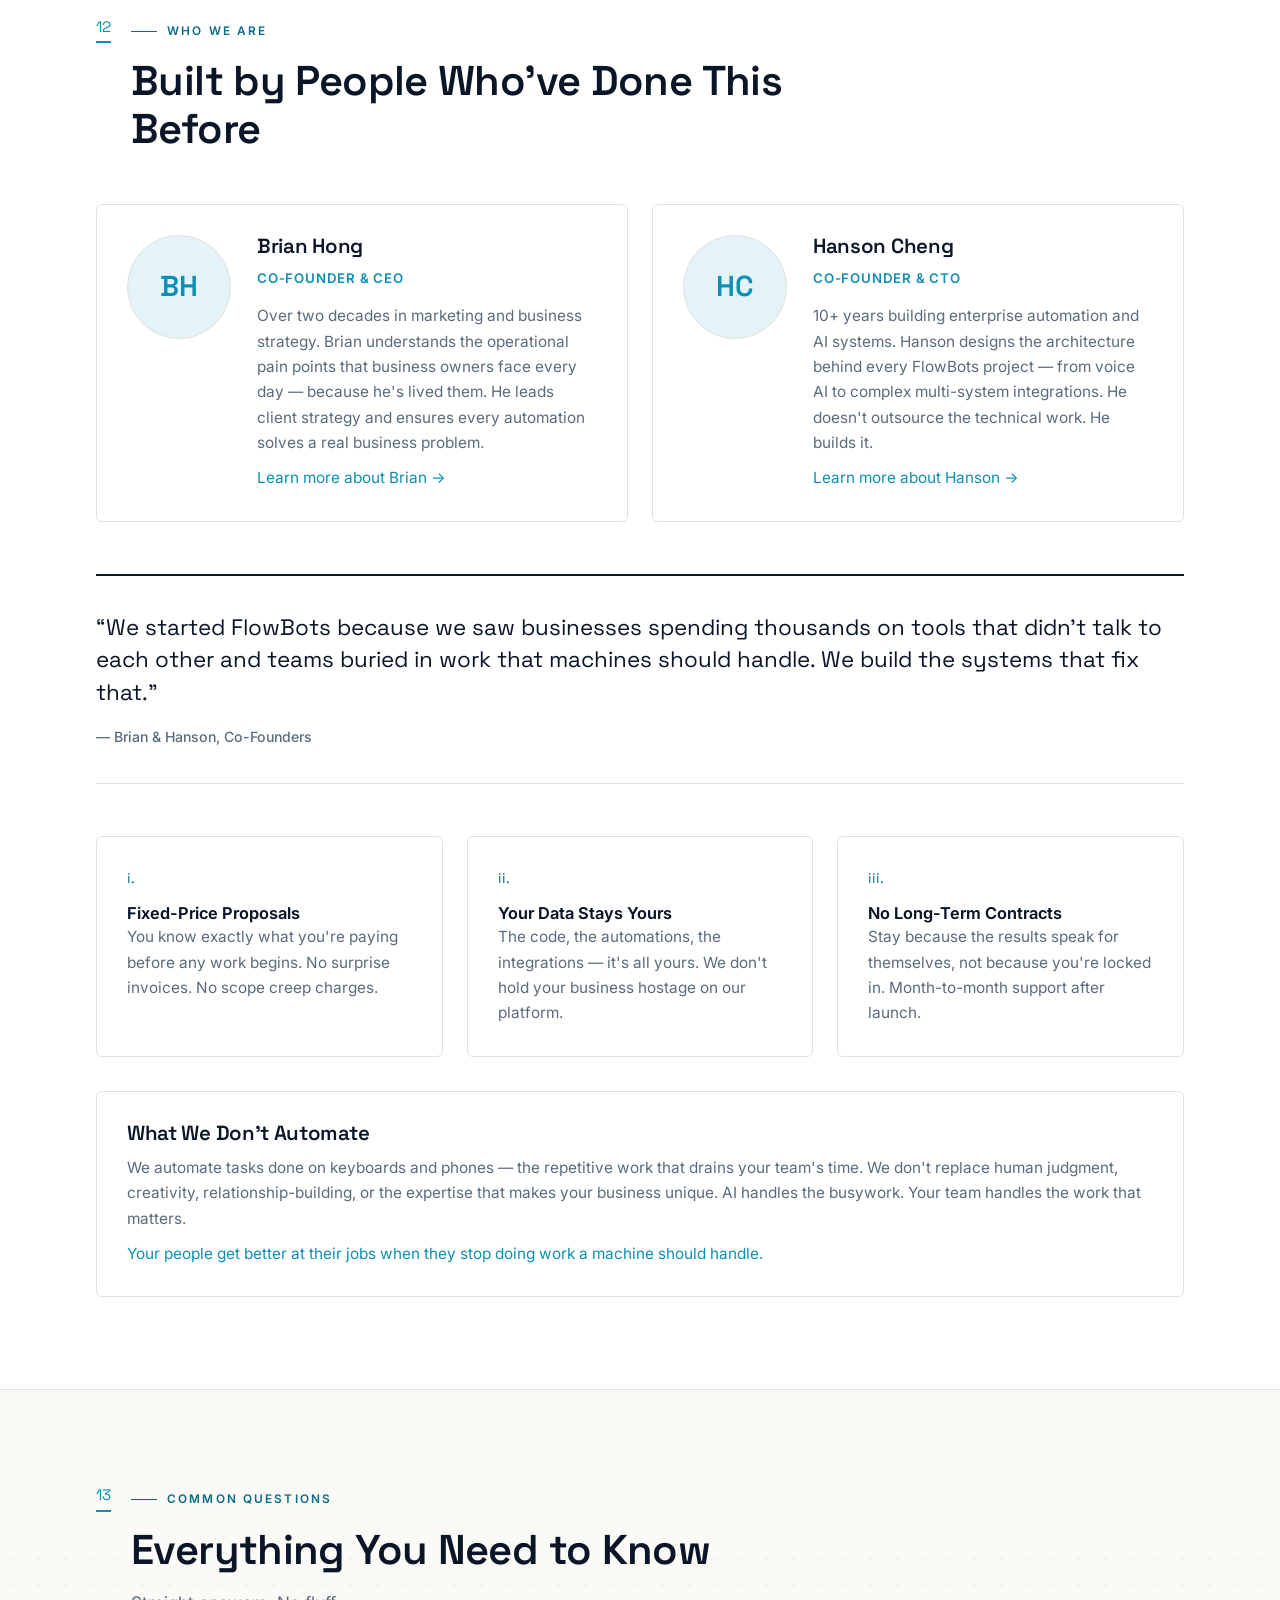
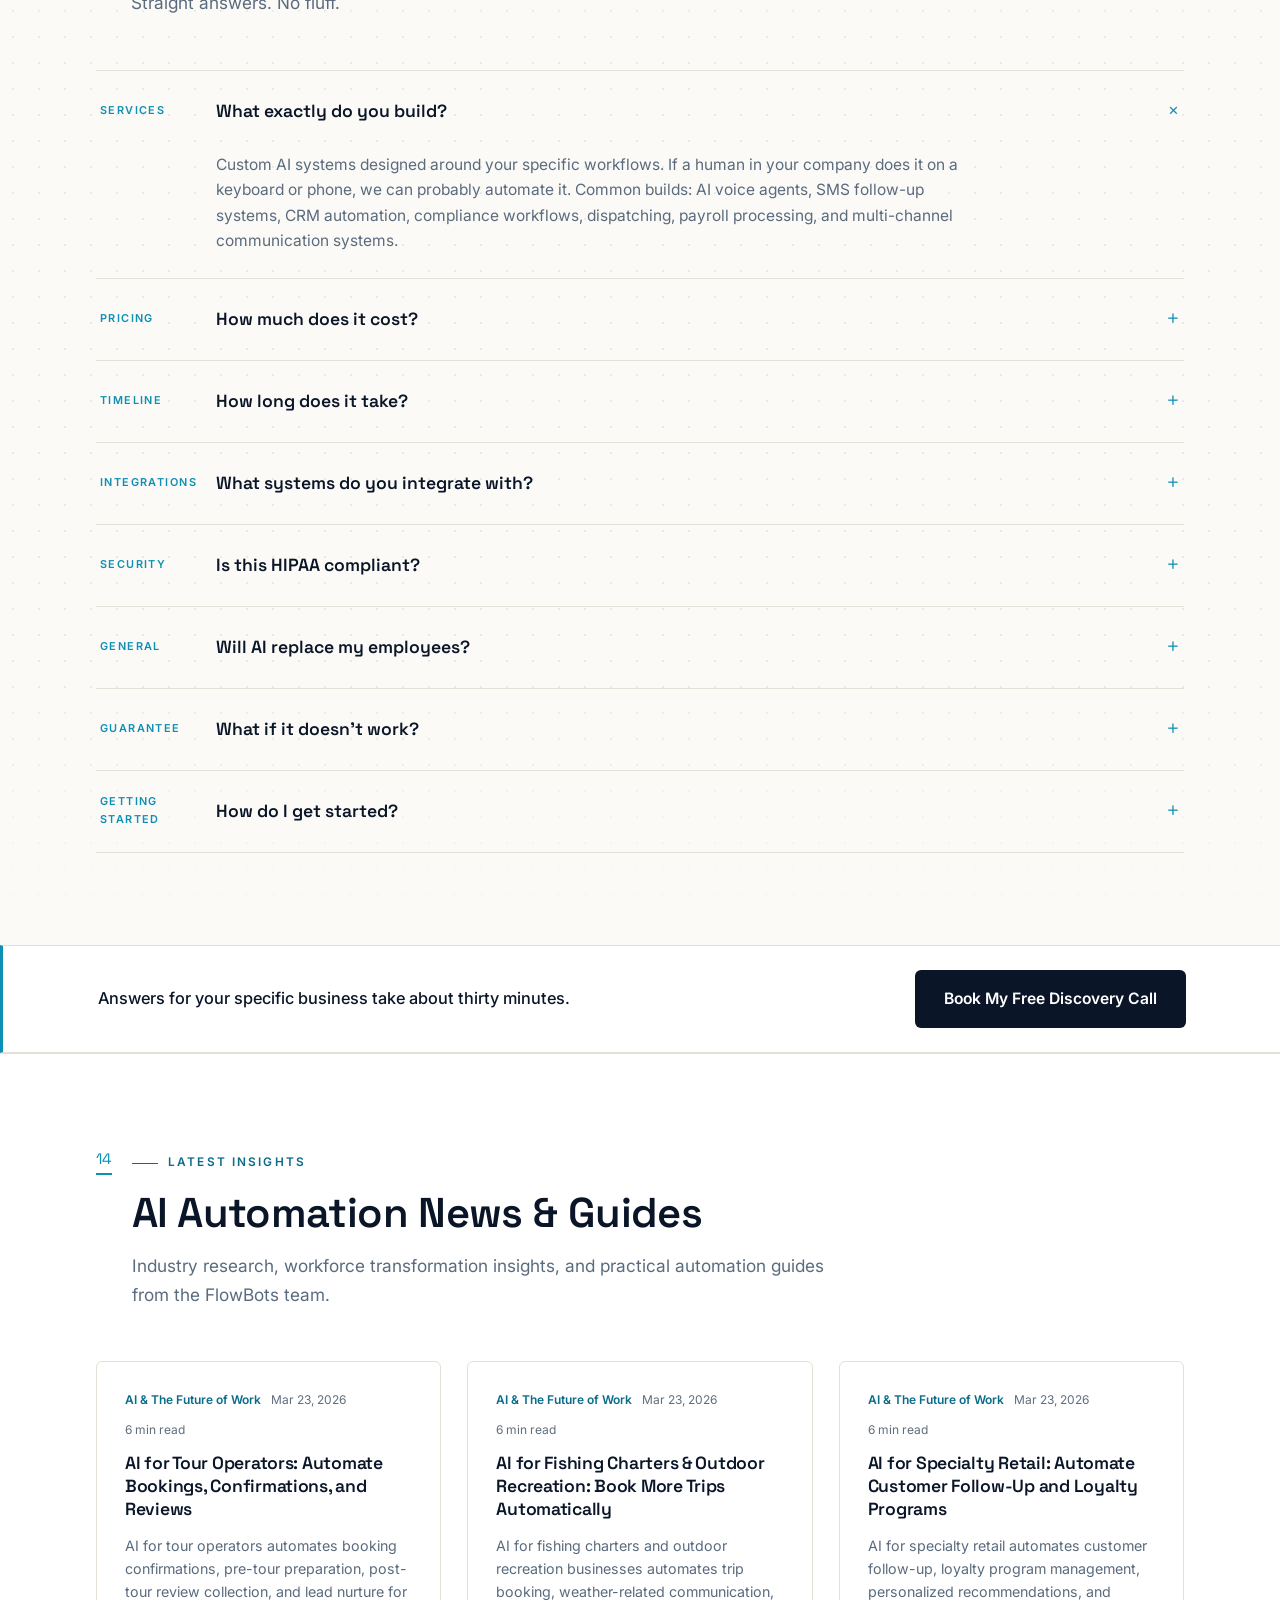
<file: home.html>
<!DOCTYPE html>
<html lang="en">
<head>
<meta charset="UTF-8">
<title>FlowBots.ai</title>
<link rel="canonical" href="index.html">
<meta http-equiv="refresh" content="0; url=index.html">
<script>location.replace('index.html' + location.search + location.hash);</script>
</head>
<body><p>Redirecting to <a href="index.html">the homepage</a>.</p></body>
</html>
</file>
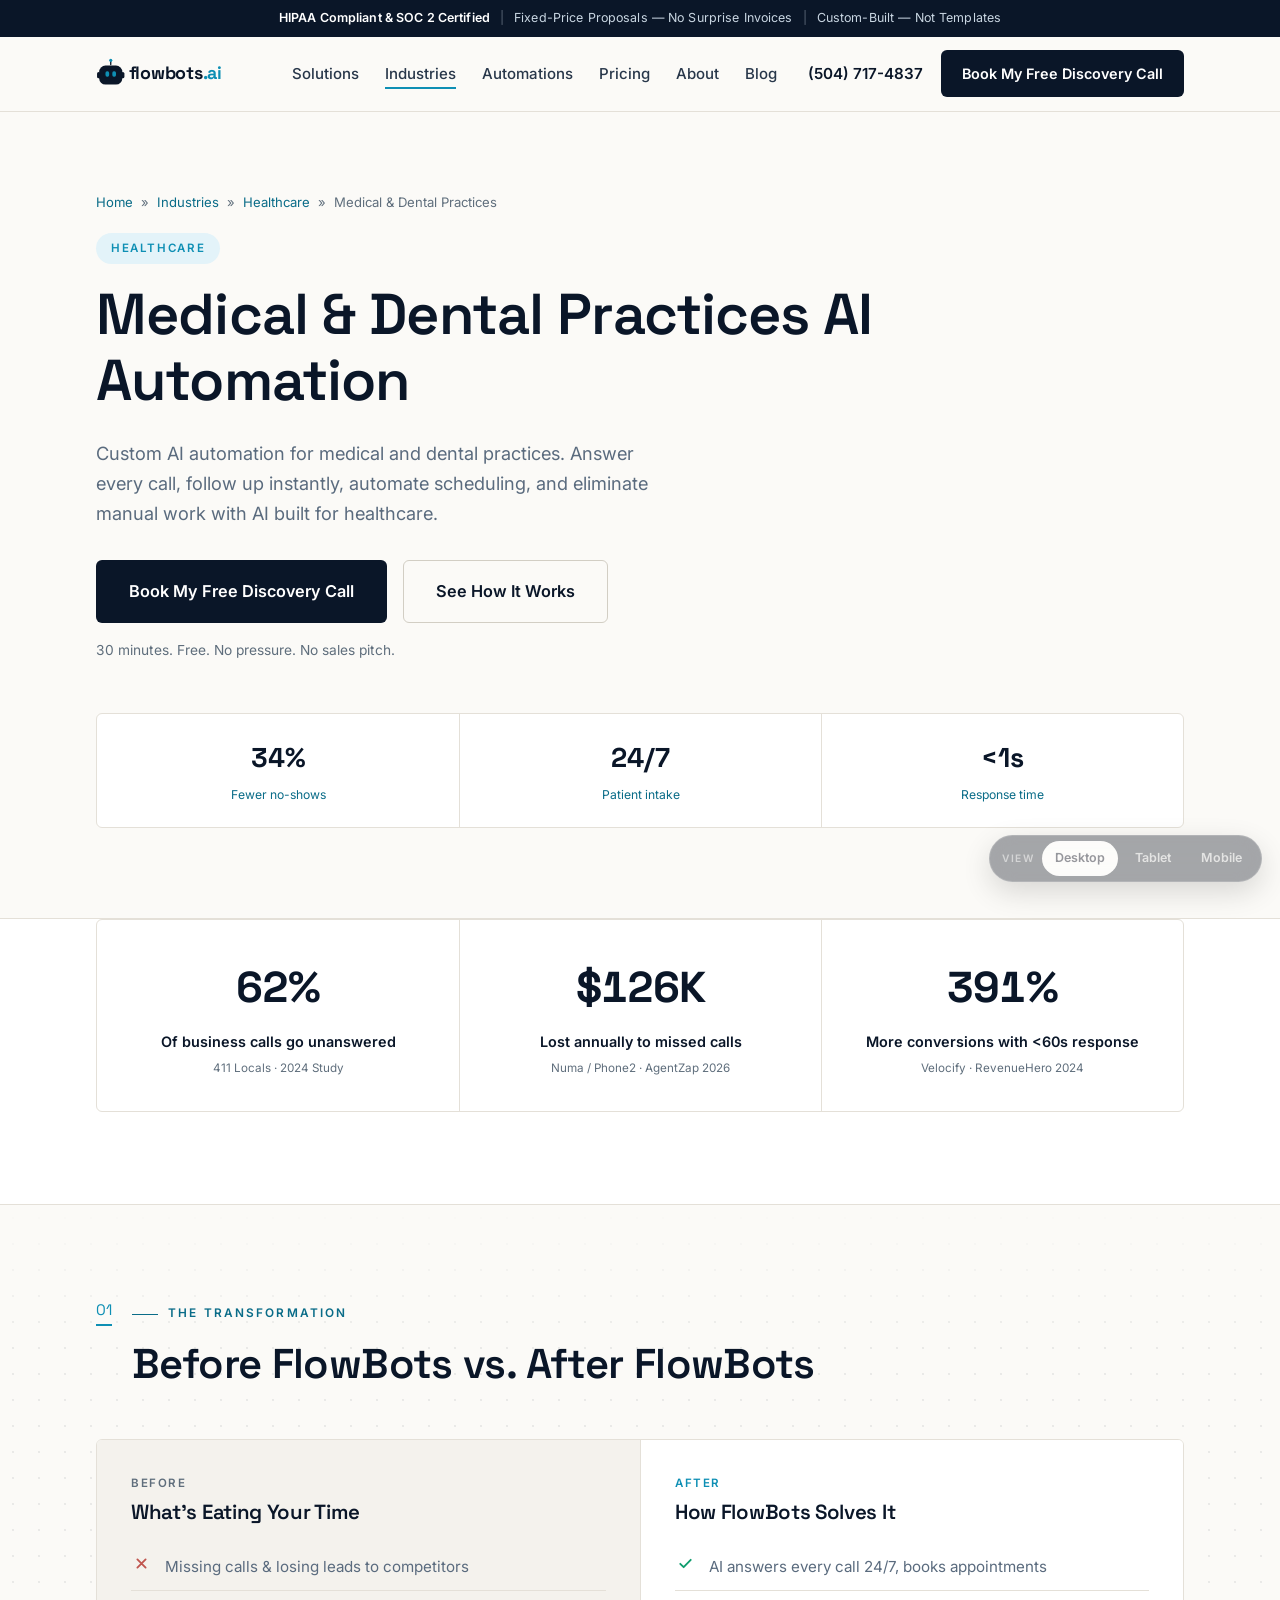
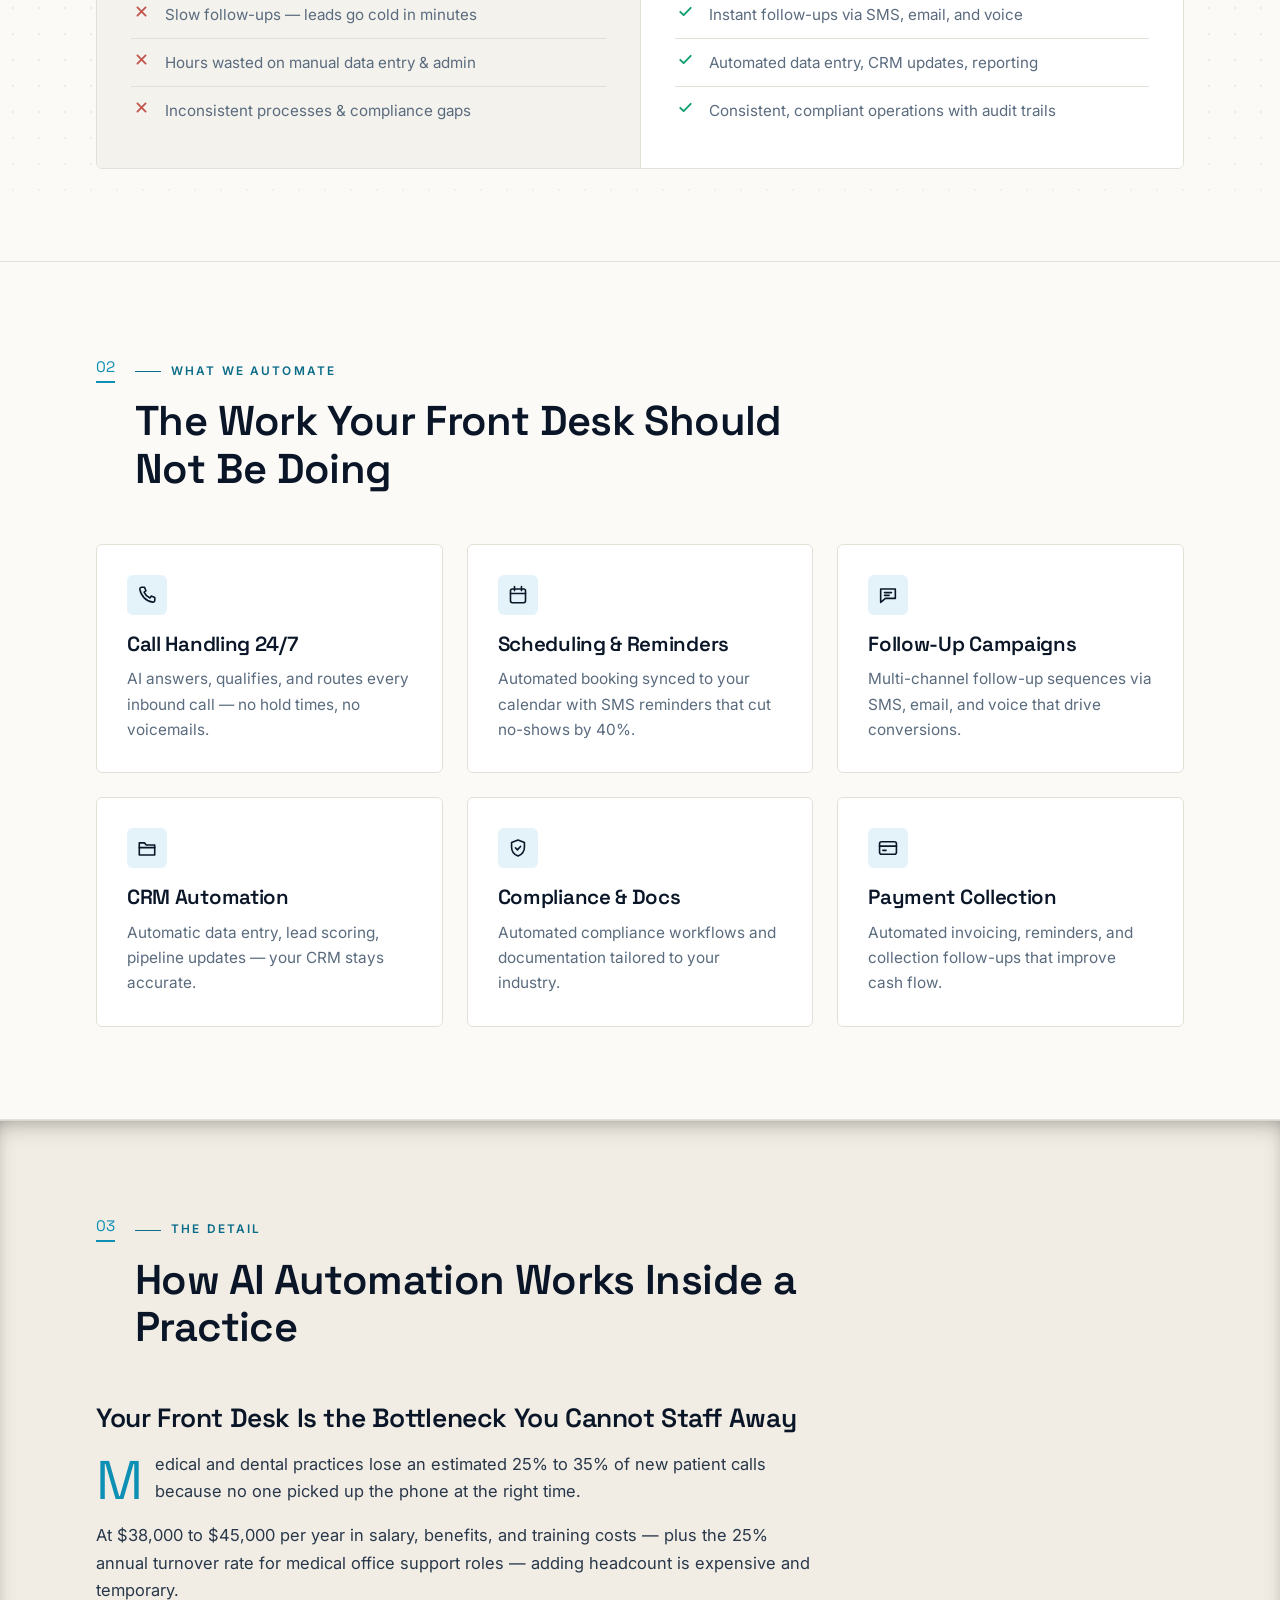
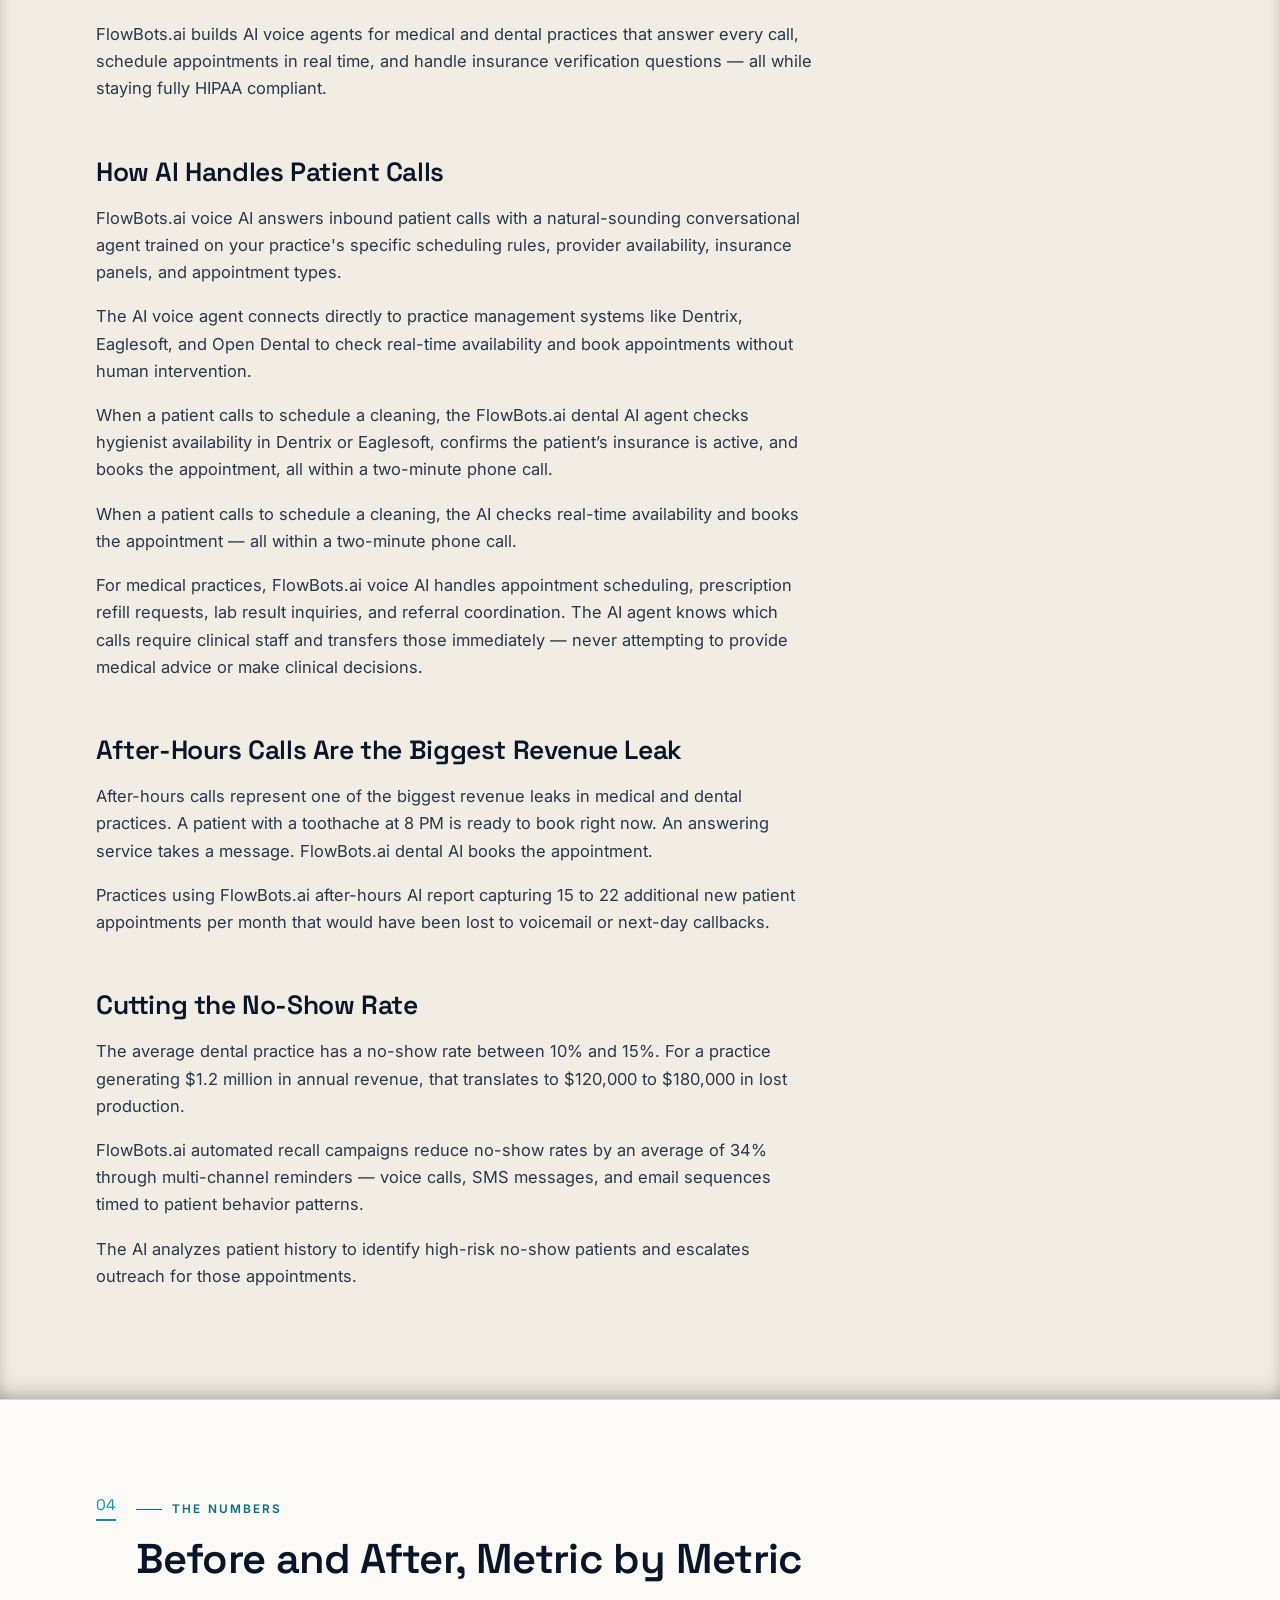
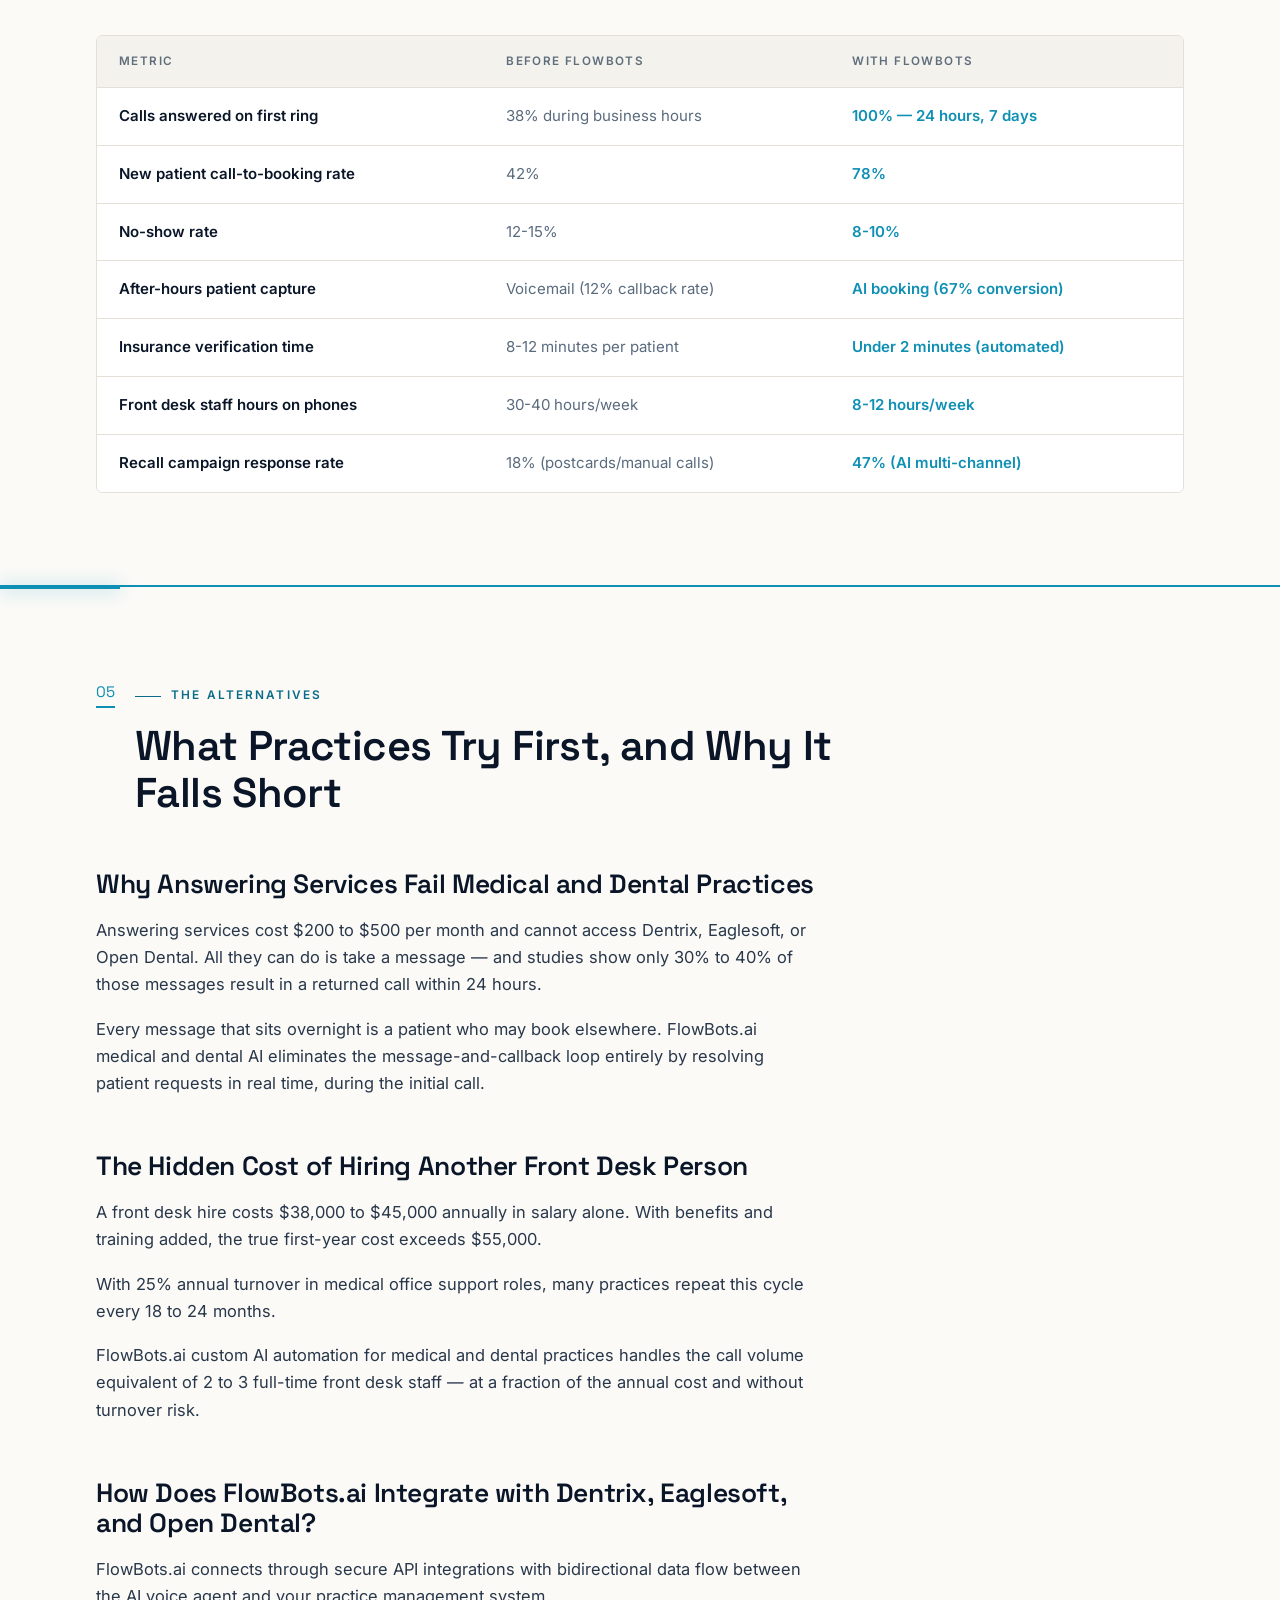
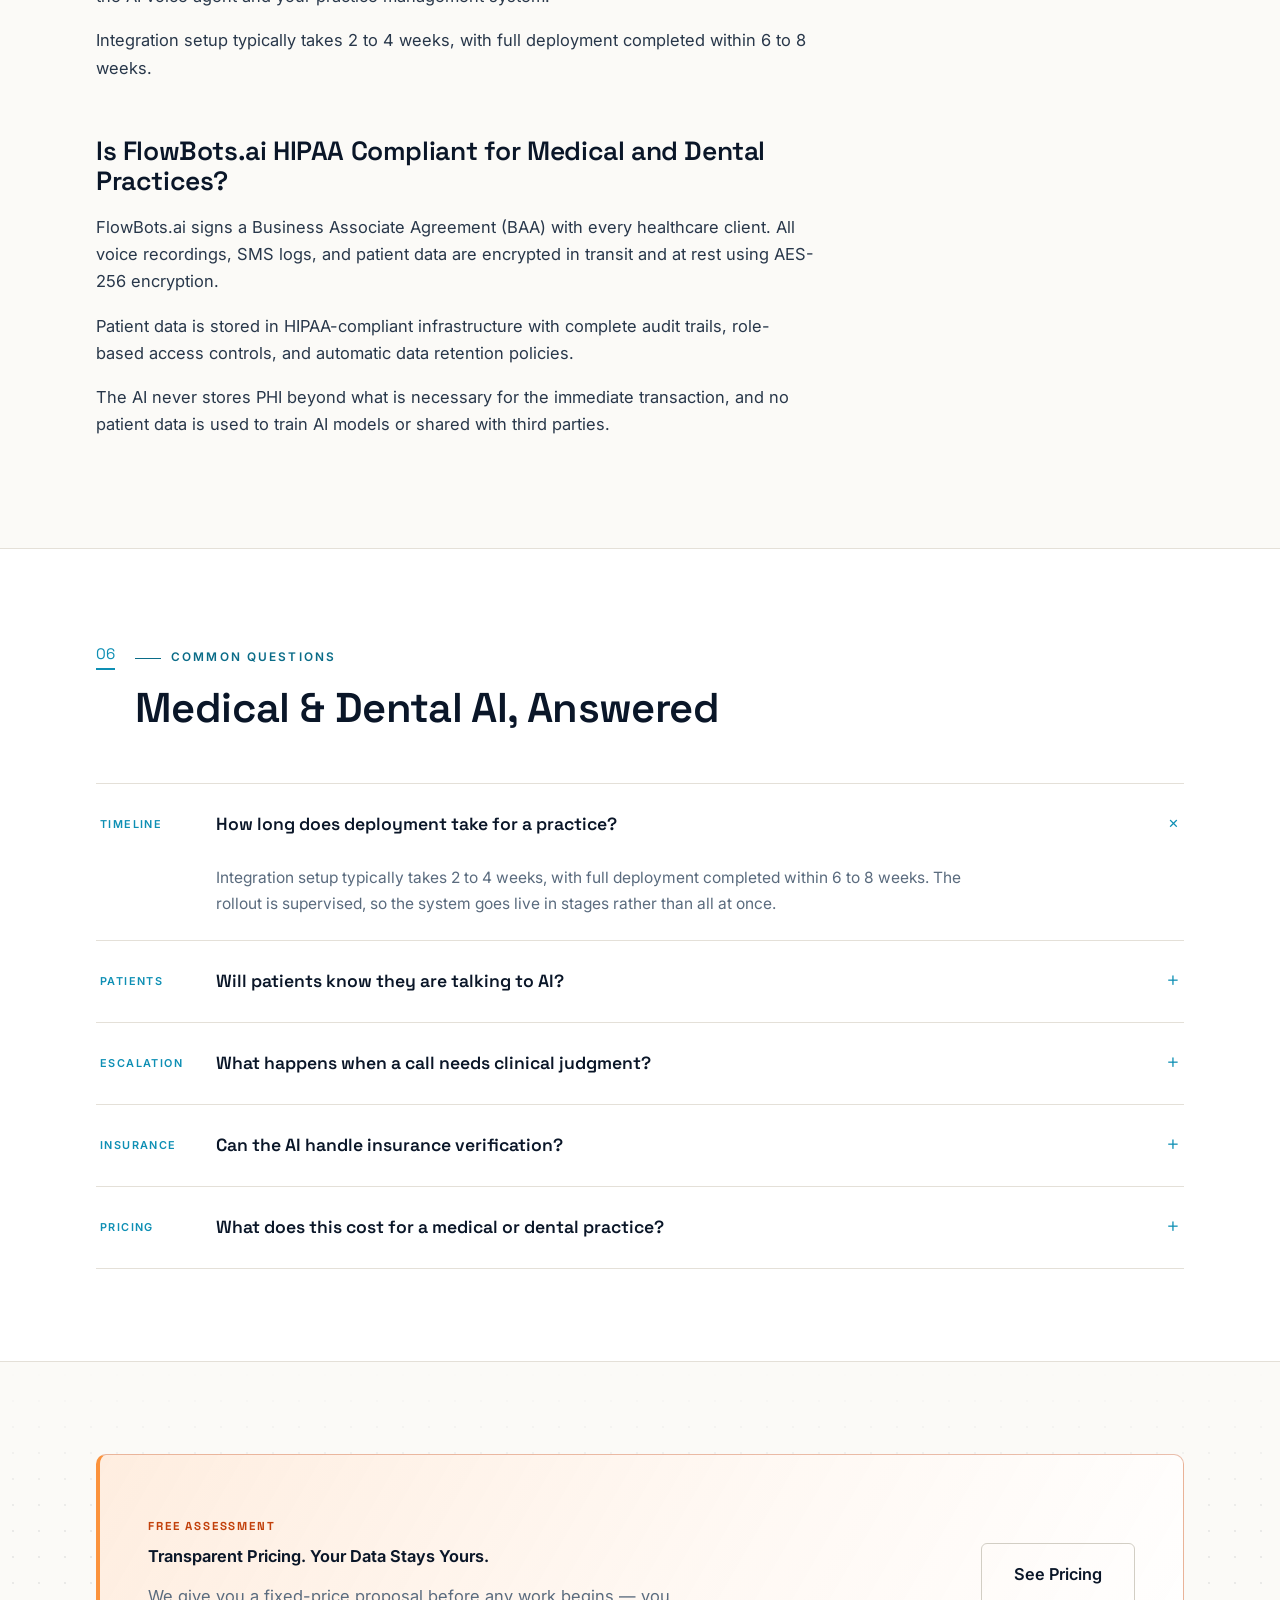
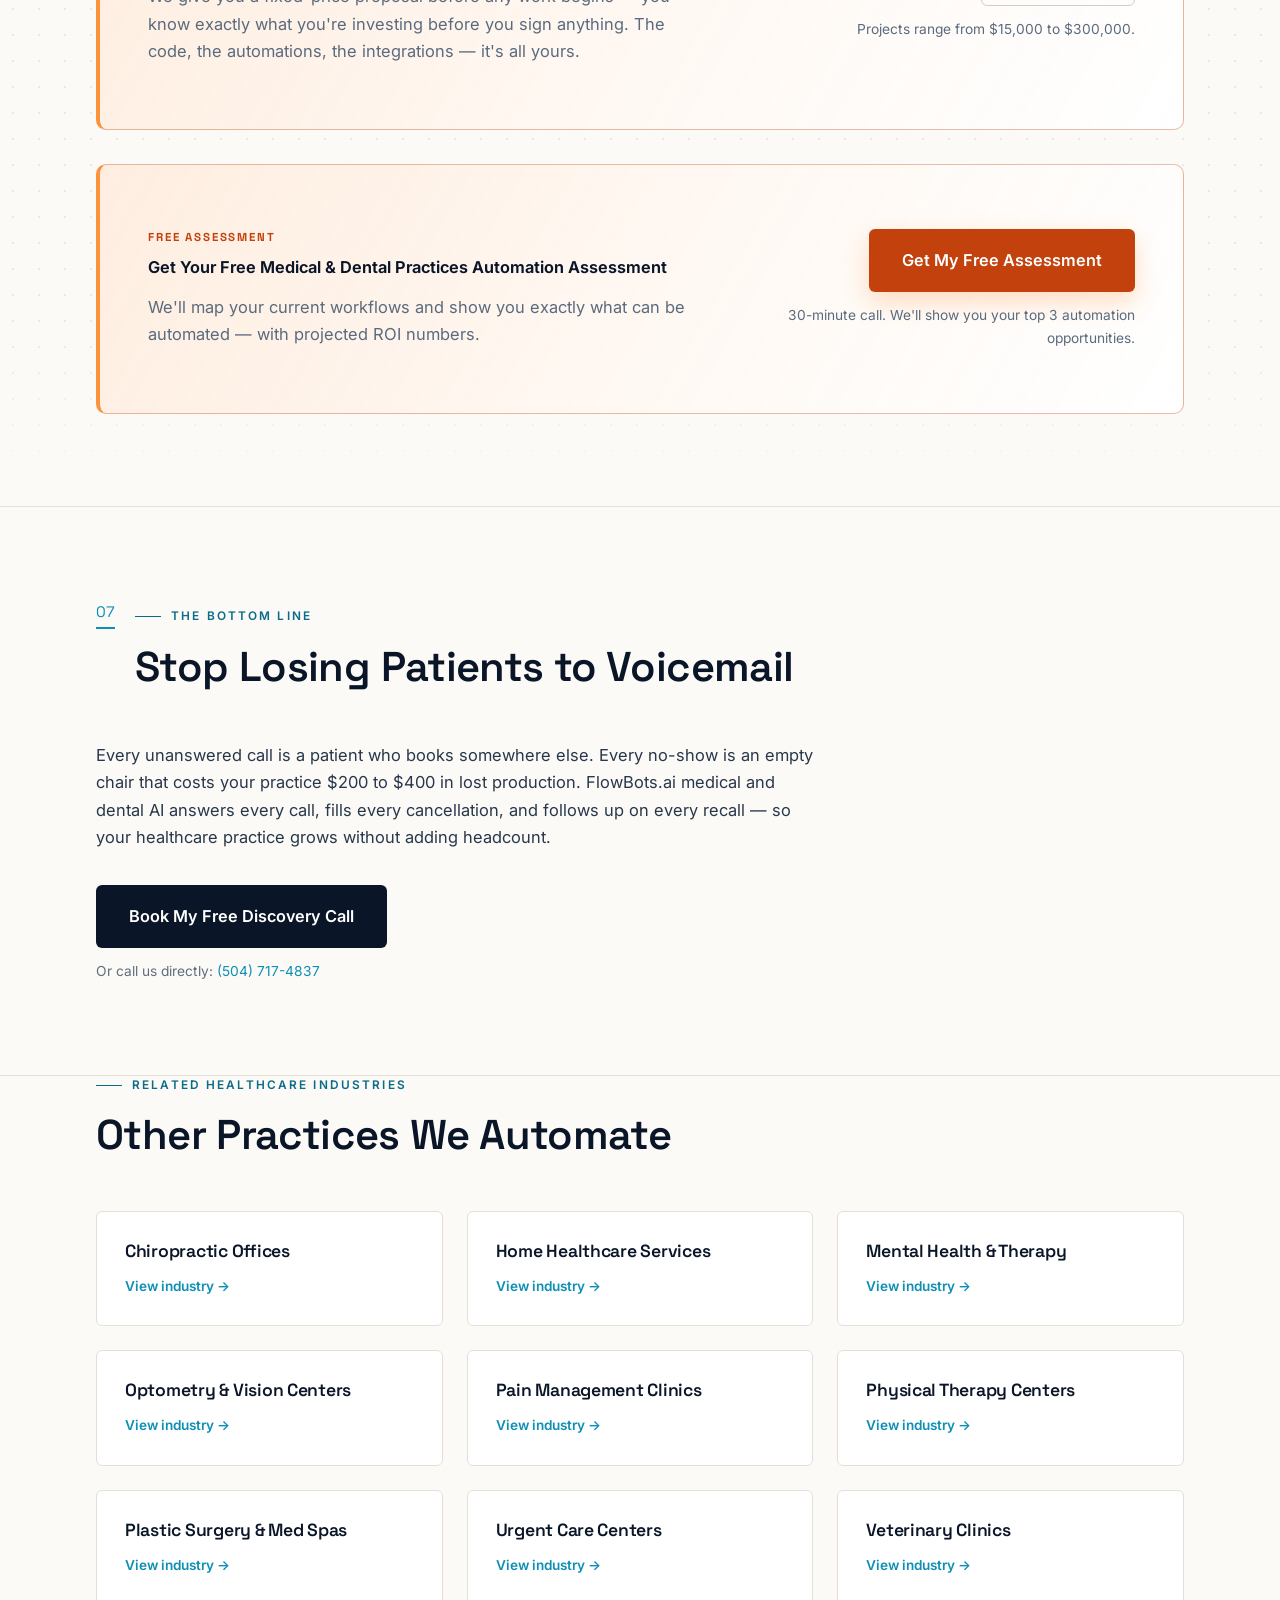
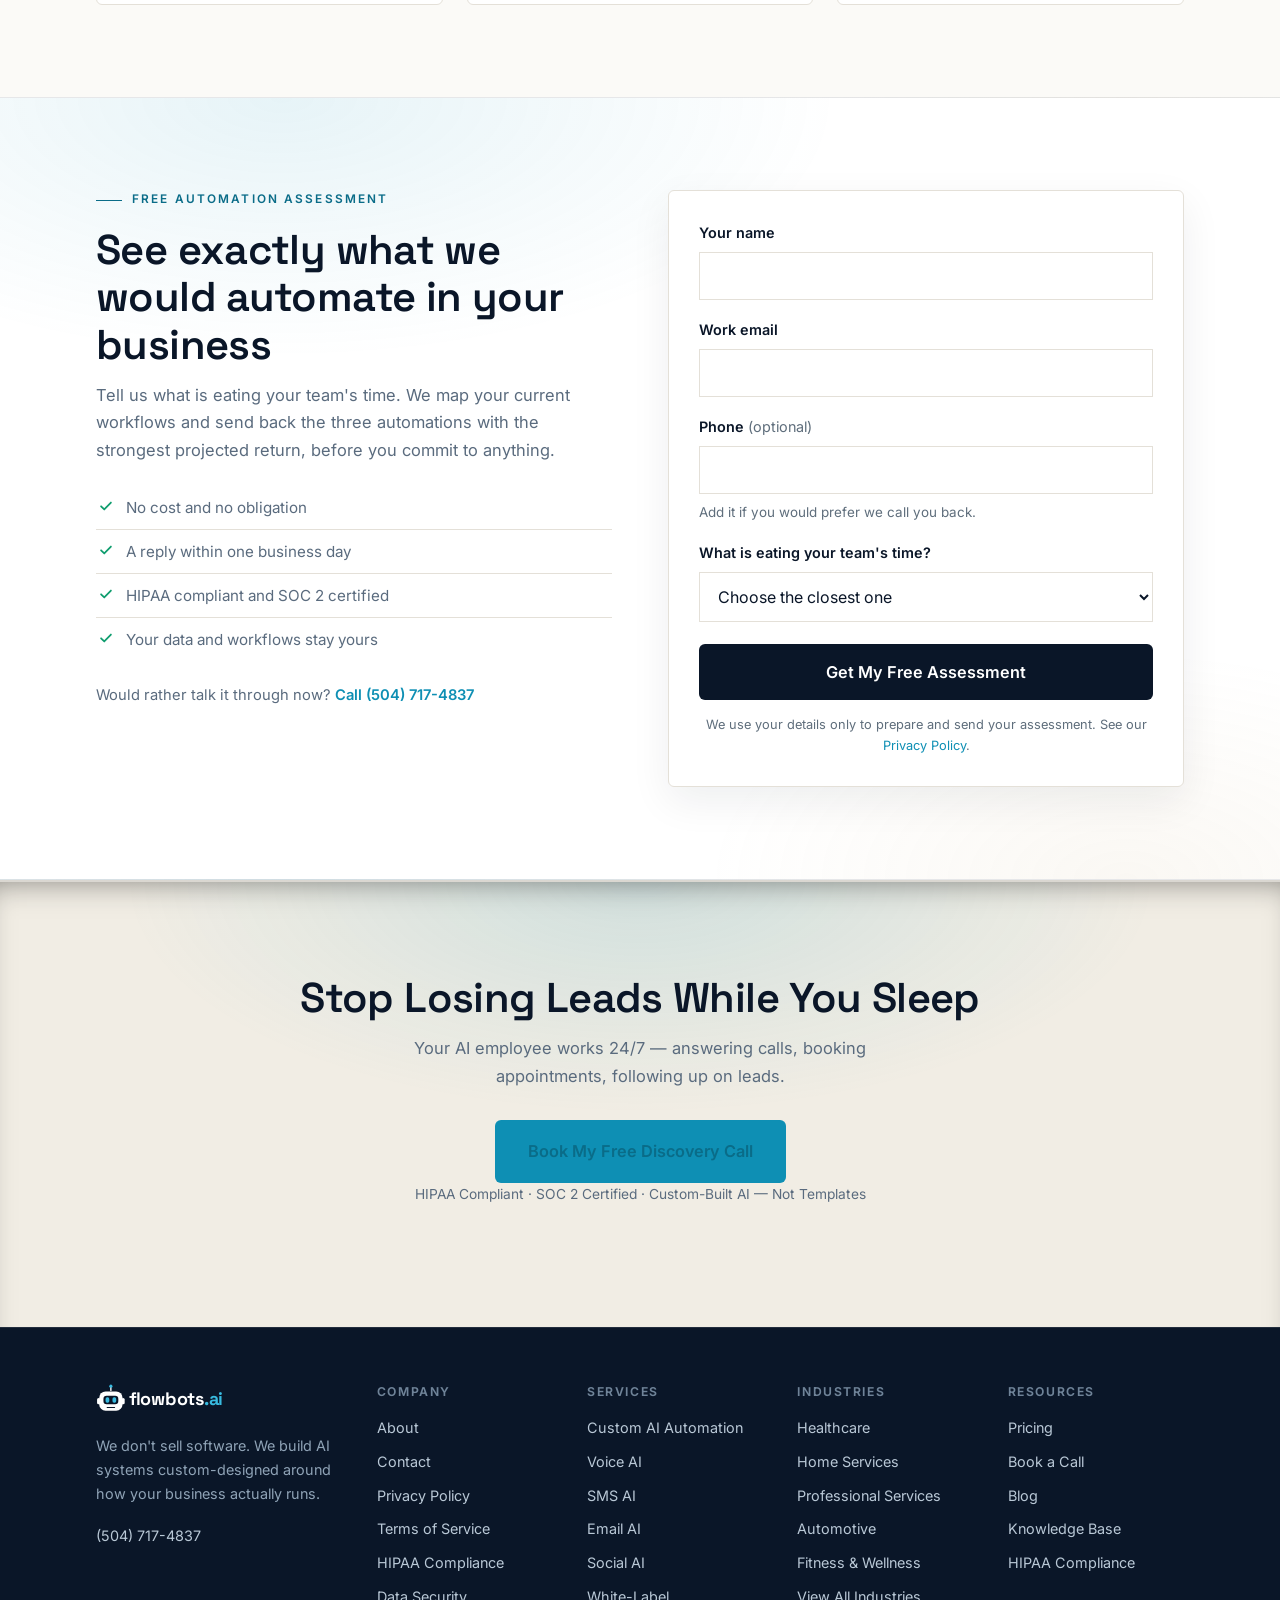
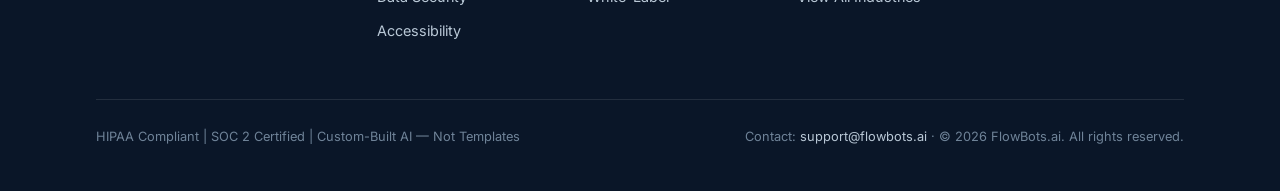
<file: industries.html>
<!DOCTYPE html>
<html lang="en">
<head>
<meta charset="UTF-8">
<meta name="viewport" content="width=device-width, initial-scale=1.0">
<title>Medical &amp; Dental Practices AI Automation | HIPAA-Compliant Voice AI — FlowBots.ai</title>
<meta name="description" content="Custom AI automation for medical and dental practices. Answer every call, follow up instantly, automate scheduling, and eliminate manual work with AI built for healthcare.">
<link rel="preconnect" href="https://fonts.googleapis.com">
<link rel="preconnect" href="https://fonts.gstatic.com" crossorigin>
<link href="https://fonts.googleapis.com/css2?family=Space+Grotesk:wght@500;600;700&family=Inter:wght@400;500;600&display=swap" rel="stylesheet">
<link rel="stylesheet" href="style.css?v=28">
<script>/* These are the animated designs: motion is on unless a URL explicitly
   asks for ?motion=off. A production build should restore respect for
   prefers-reduced-motion; this is a review prototype. */
try{if(!/[?&]motion=off/.test(location.search))document.documentElement.classList.add('motion-on');}catch(e){}</script>
</head>
<body>
<svg class="icon-sprite" aria-hidden="true" focusable="false" style="position:absolute;width:0;height:0;overflow:hidden"><defs><symbol id="i-phone" viewBox="0 0 24 24"><path d="M6.2 3.5h3.1l1.5 3.9-2 1.4a12.4 12.4 0 0 0 6.4 6.4l1.4-2 3.9 1.5v3.1a2 2 0 0 1-2.2 2A16.6 16.6 0 0 1 4.2 5.7a2 2 0 0 1 2-2.2Z"/></symbol><symbol id="i-message" viewBox="0 0 24 24"><path d="M4 5.5h16v10.2H9.2L4 20V5.5Z"/><path d="M8.2 9.4h7.6M8.2 12.4h5"/></symbol><symbol id="i-shield" viewBox="0 0 24 24"><path d="M12 3.2 19 6v5.1c0 4.5-2.9 8-7 9.7-4.1-1.7-7-5.2-7-9.7V6l7-2.8Z"/><path d="M9.2 11.8 11.3 14l3.5-3.7"/></symbol><symbol id="i-plug" viewBox="0 0 24 24"><path d="M9 3.2v4.4M15 3.2v4.4M6.2 7.6h11.6v3.1a5.8 5.8 0 0 1-11.6 0V7.6ZM12 16.5v4.3"/></symbol><symbol id="i-gear" viewBox="0 0 24 24"><circle cx="12" cy="12" r="3.1"/><path d="M12 3.2v2.4M12 18.4v2.4M5.8 5.8l1.7 1.7M16.5 16.5l1.7 1.7M3.2 12h2.4M18.4 12h2.4M5.8 18.2l1.7-1.7M16.5 7.5l1.7-1.7"/></symbol><symbol id="i-chart" viewBox="0 0 24 24"><path d="M3.5 20.4h17"/><path d="M6.8 20.4v-6.2M11.4 20.4V7.6M16 20.4v-9.2"/></symbol><symbol id="i-sync" viewBox="0 0 24 24"><path d="M20.2 12a8.2 8.2 0 0 1-13.9 5.9M3.8 12A8.2 8.2 0 0 1 17.7 6.1"/><path d="M3.8 7.2V12h4.8M20.2 16.8V12h-4.8"/></symbol><symbol id="i-folder" viewBox="0 0 24 24"><path d="M3.6 6.4h5.6l2 2.4h9.2v10.8H3.6V6.4Z"/><path d="M3.6 11.6h16.8"/></symbol><symbol id="i-puzzle" viewBox="0 0 24 24"><path d="M9.4 4.2h5.2v2.3a1.7 1.7 0 1 0 3.4 0V4.2h1.8v5.2h-2.3a1.7 1.7 0 1 0 0 3.4h2.3v6.9H4.2v-6.9h2.3a1.7 1.7 0 1 0 0-3.4H4.2V4.2h5.2Z"/></symbol><symbol id="i-bolt" viewBox="0 0 24 24"><path d="M13.4 2.6 4.8 13.5h5.9l-1.1 7.9 8.6-10.9h-5.9l1.1-7.9Z"/></symbol><symbol id="i-lock" viewBox="0 0 24 24"><rect x="4.8" y="10.6" width="14.4" height="9.6" rx="2"/><path d="M8.2 10.6V7.9a3.8 3.8 0 0 1 7.6 0v2.7"/></symbol><symbol id="i-unlock" viewBox="0 0 24 24"><rect x="4.8" y="10.6" width="14.4" height="9.6" rx="2"/><path d="M8.2 10.6V7.9a3.8 3.8 0 0 1 7.1-1.9"/></symbol><symbol id="i-document" viewBox="0 0 24 24"><path d="M6.2 3.4h7.4l4.2 4.2v13H6.2V3.4Z"/><path d="M13.6 3.4v4.2h4.2M9.2 12.4h5.6M9.2 15.8h5.6"/></symbol><symbol id="i-flask" viewBox="0 0 24 24"><path d="M9.4 3.4v6.1L4.6 18a2 2 0 0 0 1.7 3h11.4a2 2 0 0 0 1.7-3l-4.8-8.5V3.4"/><path d="M8.2 3.4h7.6M7.4 14.2h9.2"/></symbol><symbol id="i-trending" viewBox="0 0 24 24"><path d="M3.4 16.8 9.2 11l3.7 3.7 7.7-7.7"/><path d="M15.4 7h5.2v5.2"/></symbol><symbol id="i-users" viewBox="0 0 24 24"><circle cx="9.2" cy="8.4" r="3.2"/><path d="M3.6 19.6a5.6 5.6 0 0 1 11.2 0"/><path d="M16.2 6.2a3 3 0 0 1 0 5.9M17.4 14.6a5 5 0 0 1 3.2 4.6"/></symbol><symbol id="i-bot" viewBox="0 0 24 24"><rect x="4.4" y="8.2" width="15.2" height="10.6" rx="3"/><path d="M12 4.2v4M9.4 12.6v1.8M14.6 12.6v1.8M2.6 12.4v3M21.4 12.4v3"/><circle cx="12" cy="3.2" r="1.2"/></symbol><symbol id="i-tools" viewBox="0 0 24 24"><path d="M14.8 6.4a3.8 3.8 0 0 0 5 5l-9.6 9.6a2.2 2.2 0 0 1-3.1-3.1l9.6-9.6a3.8 3.8 0 0 0-5-5"/></symbol><symbol id="i-receipt" viewBox="0 0 24 24"><path d="M6 3.4h12v17.2l-3-1.9-3 1.9-3-1.9-3 1.9V3.4Z"/><path d="M9 8.4h6M9 12.2h6"/></symbol><symbol id="i-star" viewBox="0 0 24 24"><path d="m12 3.4 2.7 5.5 6 .9-4.3 4.2 1 6-5.4-2.8-5.4 2.8 1-6L3.3 9.8l6-.9L12 3.4Z"/></symbol><symbol id="i-mic" viewBox="0 0 24 24"><rect x="9.2" y="2.6" width="5.6" height="10.8" rx="2.8"/><path d="M5.4 11.6a6.6 6.6 0 0 0 13.2 0M12 18.2v3.2"/></symbol><symbol id="i-repeat" viewBox="0 0 24 24"><path d="M4.2 9.4a4 4 0 0 1 4-4h11.6M19.8 14.6a4 4 0 0 1-4 4H4.2"/><path d="M16.6 2.4 19.8 5.4l-3.2 3M7.4 15.6 4.2 18.6l3.2 3"/></symbol><symbol id="i-cpu" viewBox="0 0 24 24"><rect x="7.6" y="7.6" width="8.8" height="8.8" rx="1.6"/><path d="M10.6 2.8v4.8M13.4 2.8v4.8M10.6 16.4v4.8M13.4 16.4v4.8M2.8 10.6h4.8M2.8 13.4h4.8M16.4 10.6h4.8M16.4 13.4h4.8"/></symbol><symbol id="i-calendar" viewBox="0 0 24 24"><rect x="3.8" y="5.4" width="16.4" height="15" rx="2"/><path d="M8.2 2.8v4.4M15.8 2.8v4.4M3.8 10.4h16.4"/></symbol><symbol id="i-card" viewBox="0 0 24 24"><rect x="2.8" y="5.2" width="18.4" height="13.6" rx="2.2"/><path d="M2.8 10h18.4M6.4 14.6h3.4"/></symbol><symbol id="i-ruler" viewBox="0 0 24 24"><path d="m3.4 15.4 12-12 5.2 5.2-12 12-5.2-5.2Z"/><path d="m7.4 11.4 2 2M10.6 8.2l2 2M13.8 5 15.8 7"/></symbol><symbol id="i-clock" viewBox="0 0 24 24"><circle cx="12" cy="12" r="8.6"/><path d="M12 6.8V12l3.4 2.2"/></symbol><symbol id="i-search" viewBox="0 0 24 24"><circle cx="10.8" cy="10.8" r="6.8"/><path d="m16 16 4.6 4.6"/></symbol><symbol id="i-graduation" viewBox="0 0 24 24"><path d="M2.8 8.6 12 4.2l9.2 4.4-9.2 4.4L2.8 8.6Z"/><path d="M6.6 10.6v5.2c0 1.6 2.4 2.9 5.4 2.9s5.4-1.3 5.4-2.9v-5.2M20.4 9v5.4"/></symbol><symbol id="i-target" viewBox="0 0 24 24"><circle cx="12" cy="12" r="8.4"/><circle cx="12" cy="12" r="4.6"/><circle cx="12" cy="12" r="1"/></symbol><symbol id="i-home" viewBox="0 0 24 24"><path d="M3.8 10.8 12 3.8l8.2 7v9.4H3.8v-9.4Z"/><path d="M9.4 20.2v-5.6h5.2v5.6"/></symbol><symbol id="i-health" viewBox="0 0 24 24"><path d="M6.2 3.2v5.4a4.6 4.6 0 0 0 9.2 0V3.2"/><path d="M4.4 3.2h3.6M13.6 3.2h3.6M10.8 13a5.4 5.4 0 0 0 5.4 5.2 3.6 3.6 0 0 0 3.6-3.6v-1.2"/><circle cx="19.8" cy="11.4" r="2"/></symbol><symbol id="i-building" viewBox="0 0 24 24"><path d="M4.2 20.6V8.2L12 3.4l7.8 4.8v12.4"/><path d="M3 20.6h18M8 11.4h2.4M13.6 11.4H16M8 15.4h2.4M13.6 15.4H16"/></symbol><symbol id="i-check" viewBox="0 0 24 24"><path d="m4.6 12.4 4.8 4.8 10-10.4"/></symbol><symbol id="i-x" viewBox="0 0 24 24"><path d="M6.2 6.2l11.6 11.6M17.8 6.2 6.2 17.8"/></symbol><symbol id="i-menu" viewBox="0 0 24 24"><path d="M3.8 7h16.4M3.8 12h16.4M3.8 17h16.4"/></symbol><symbol id="i-arrow-down" viewBox="0 0 24 24"><path d="M12 4.2v14.6M6.4 13.4 12 19l5.6-5.6"/></symbol><symbol id="i-mail" viewBox="0 0 24 24"><rect x="3.2" y="5.2" width="17.6" height="13.6" rx="2"/><path d="m3.8 6.6 8.2 6 8.2-6"/></symbol><symbol id="i-route" viewBox="0 0 24 24"><circle cx="6" cy="6" r="2.6"/><circle cx="18" cy="18" r="2.6"/><path d="M8.6 6h5.8a3.6 3.6 0 0 1 0 7.2H9.6a3.6 3.6 0 0 0 0 7.2h.4"/></symbol></defs></svg>

<div class="topbar">
  <b>HIPAA Compliant &amp; SOC 2 Certified</b><span class="sep">|</span><span class="hide-m">Fixed-Price Proposals — No Surprise Invoices</span><span class="sep hide-m">|</span><span class="hide-m">Custom-Built — Not Templates</span>
</div>

<header class="site-header">
  <div class="wrap nav">
    <a class="brand" href="index.html" aria-label="FlowBots.ai home">
      <svg xmlns="http://www.w3.org/2000/svg" width="200" height="38" viewBox="0 0 320 60" role="img" aria-label="flowbots.ai"><g transform="translate(2 4)"><path stroke="#0A1628" stroke-linecap="round" stroke-width="2.5" d="M26 0v8"/><circle cx="26" r="3" fill="#0E8FB4"/><rect width="44" height="36" x="4" y="10" fill="#0A1628" rx="12" ry="12"/><rect width="6" height="12" y="22" fill="#0A1628" rx="3" ry="3"/><rect width="6" height="12" x="46" y="22" fill="#0A1628" rx="3" ry="3"/><rect width="28" height="16" x="12" y="18" fill="#0a1628" rx="6" ry="6"/><rect width="7" height="10" x="16" y="21" fill="#0E8FB4" rx="3" ry="3"/><rect width="7" height="10" x="29" y="21" fill="#0E8FB4" rx="3" ry="3"/><path stroke="#0a1628" stroke-linecap="round" stroke-width="2" d="M19 40h14"/></g><text x="62" y="40" fill="#0A1628" font-family="'Space Grotesk','DM Sans',Arial,sans-serif" font-size="34" font-weight="700" letter-spacing="-.5">flowbots<tspan fill="#0E8FB4">.ai</tspan></text></svg>
    </a>
    <ul class="nav-links">
      <li><a href="solutions.html">Solutions</a></li>
      <li><a href="industries.html" aria-current="page">Industries</a></li>
      <li><a href="automations.html">Automations</a></li>
      <li><a href="pricing.html">Pricing</a></li>
      <li><a href="about.html">About</a></li>
      <li><a href="blog.html">Blog</a></li>
    </ul>
    <div class="nav-cta">
      <a class="nav-phone" href="tel:+15047174837" data-track="tel-click">(504) 717-4837</a>
      <a class="btn btn-primary" href="https://www.flowbots.ai/book-call/" data-track="cta-book">Book My Free Discovery Call</a>
      <button class="nav-toggle" aria-expanded="false" aria-label="Open menu"><svg class="ico" aria-hidden="true"><use href="#i-menu"></use></svg></button>
    </div>
  </div>
  <nav class="mobile-menu" aria-label="Mobile">
    <a href="solutions.html">Solutions</a>
    <a href="industries.html">Industries</a>
    <a href="automations.html">Automations</a>
    <a href="pricing.html">Pricing</a>
    <a href="about.html">About</a>
    <a href="blog.html">Blog</a>
    <a href="tel:+15047174837" data-track="tel-click">(504) 717-4837</a>
  </nav>
</header>

<main>

<!-- ============ HERO ============ -->
<section class="hero">
  <div class="wrap">
    <div style="max-width:780px">
      <p class="crumbs"><a href="index.html">Home</a><span class="sep">»</span><a href="industries.html">Industries</a><span class="sep">»</span><a href="industries.html">Healthcare</a><span class="sep">»</span>Medical &amp; Dental Practices</p>
      <span class="chip">Healthcare</span>
      <h1>Medical &amp; Dental Practices AI Automation</h1>
      <p class="lede">Custom AI automation for medical and dental practices. Answer every call, follow up instantly, automate scheduling, and eliminate manual work with AI built for healthcare.</p>
      <div class="cta-row">
        <a class="btn btn-primary btn-lg" href="https://www.flowbots.ai/book-call/" data-track="cta-book">Book My Free Discovery Call</a>
        <a class="btn btn-ghost btn-lg" href="pricing.html">See How It Works</a>
      </div>
      <p class="micro">30 minutes. Free. No pressure. No sales pitch.</p>
    </div>

    <div class="rail mt-4 reveal">
      <div><b class="countup" data-target="34" data-suffix="%">0%</b><span>Fewer no-shows</span></div>
      <div><b>24/7</b><span>Patient intake</span></div>
      <div><b>&lt;1s</b><span>Response time</span></div>
    </div>
  </div>
</section>

<!-- ============ INDUSTRY FACTS ============ -->
<section class="sec-panel" style="padding-top:0">
  <div class="wrap">
    <div class="stat-grid reveal" style="grid-template-columns:repeat(auto-fit,minmax(160px,1fr))">
      <div class="stat"><b class="countup" data-target="62" data-suffix="%">0%</b><span class="stat-label">Of business calls go unanswered</span><span class="stat-src">411 Locals · 2024 Study</span></div>
      <div class="stat"><b class="countup" data-target="126" data-prefix="$" data-suffix="K">$0K</b><span class="stat-label">Lost annually to missed calls</span><span class="stat-src">Numa / Phone2 · AgentZap 2026</span></div>
      <div class="stat"><b class="countup" data-target="391" data-suffix="%">0%</b><span class="stat-label">More conversions with &lt;60s response</span><span class="stat-src">Velocify · RevenueHero 2024</span></div>
    </div>
  </div>
</section>

<!-- ============ 01 · THE TRANSFORMATION ============ -->
<section class="sec-grid">
  <div class="wrap">
    <div class="num-head reveal">
      <span class="n">01</span>
      <div class="section-head" style="margin-bottom:0">
        <span class="eyebrow">The Transformation</span>
        <h2>Before FlowBots vs. After FlowBots</h2>
      </div>
    </div>
    <div class="cmp reveal">
      <div class="cmp-col bad">
        <span class="cmp-tag">Before</span>
        <h3>What's Eating Your Time</h3>
        <ul>
          <li>Missing calls &amp; losing leads to competitors</li>
          <li>Slow follow-ups — leads go cold in minutes</li>
          <li>Hours wasted on manual data entry &amp; admin</li>
          <li>Inconsistent processes &amp; compliance gaps</li>
        </ul>
      </div>
      <div class="cmp-col good">
        <span class="cmp-tag">After</span>
        <h3>How FlowBots Solves It</h3>
        <ul>
          <li>AI answers every call 24/7, books appointments</li>
          <li>Instant follow-ups via SMS, email, and voice</li>
          <li>Automated data entry, CRM updates, reporting</li>
          <li>Consistent, compliant operations with audit trails</li>
        </ul>
      </div>
    </div>
  </div>
</section>

<!-- ============ 02 · WHAT WE AUTOMATE ============ -->
<section class="sec-wash">
  <div class="wrap">
    <div class="num-head reveal">
      <span class="n">02</span>
      <div class="section-head" style="margin-bottom:0">
        <span class="eyebrow">What We Automate</span>
        <h2>The Work Your Front Desk Should Not Be Doing</h2>
      </div>
    </div>
    <div class="grid-3">
      <div class="card reveal"><div class="card-icon"><svg class="ico" aria-hidden="true"><use href="#i-phone"></use></svg></div><h3>Call Handling 24/7</h3><p>AI answers, qualifies, and routes every inbound call — no hold times, no voicemails.</p></div>
      <div class="card reveal"><div class="card-icon"><svg class="ico" aria-hidden="true"><use href="#i-calendar"></use></svg></div><h3>Scheduling &amp; Reminders</h3><p>Automated booking synced to your calendar with SMS reminders that cut no-shows by 40%.</p></div>
      <div class="card reveal"><div class="card-icon"><svg class="ico" aria-hidden="true"><use href="#i-message"></use></svg></div><h3>Follow-Up Campaigns</h3><p>Multi-channel follow-up sequences via SMS, email, and voice that drive conversions.</p></div>
      <div class="card reveal"><div class="card-icon"><svg class="ico" aria-hidden="true"><use href="#i-folder"></use></svg></div><h3>CRM Automation</h3><p>Automatic data entry, lead scoring, pipeline updates — your CRM stays accurate.</p></div>
      <div class="card reveal"><div class="card-icon"><svg class="ico" aria-hidden="true"><use href="#i-shield"></use></svg></div><h3>Compliance &amp; Docs</h3><p>Automated compliance workflows and documentation tailored to your industry.</p></div>
      <div class="card reveal"><div class="card-icon"><svg class="ico" aria-hidden="true"><use href="#i-card"></use></svg></div><h3>Payment Collection</h3><p>Automated invoicing, reminders, and collection follow-ups that improve cash flow.</p></div>
    </div>
  </div>
</section>

<!-- ============ 03 · LONG-FORM ============ -->
<section class="sec-inset">
  <div class="wrap">
    <div class="num-head reveal">
      <span class="n">03</span>
      <div class="section-head" style="margin-bottom:0">
        <span class="eyebrow">The Detail</span>
        <h2>How AI Automation Works Inside a Practice</h2>
      </div>
    </div>
    <div class="prose reveal">
      <h2>Your Front Desk Is the Bottleneck You Cannot Staff Away</h2>
      <p class="drop">Medical and dental practices lose an estimated 25% to 35% of new patient calls because no one picked up the phone at the right time.</p>
      <p>At $38,000 to $45,000 per year in salary, benefits, and training costs — plus the 25% annual turnover rate for medical office support roles — adding headcount is expensive and temporary.</p>
      <p>FlowBots.ai builds AI voice agents for medical and dental practices that answer every call, schedule appointments in real time, and handle insurance verification questions — all while staying fully HIPAA compliant.</p>

      <h2>How AI Handles Patient Calls</h2>
      <p>FlowBots.ai voice AI answers inbound patient calls with a natural-sounding conversational agent trained on your practice's specific scheduling rules, provider availability, insurance panels, and appointment types.</p>
      <p>The AI voice agent connects directly to practice management systems like Dentrix, Eaglesoft, and Open Dental to check real-time availability and book appointments without human intervention.</p>
      <p>When a patient calls to schedule a cleaning, the FlowBots.ai dental AI agent checks hygienist availability in Dentrix or Eaglesoft, confirms the patient&rsquo;s insurance is active, and books the appointment, all within a two-minute phone call.</p>
      <p>When a patient calls to schedule a cleaning, the AI checks real-time availability and books the appointment — all within a two-minute phone call.</p>
      <p>For medical practices, FlowBots.ai voice AI handles appointment scheduling, prescription refill requests, lab result inquiries, and referral coordination. The AI agent knows which calls require clinical staff and transfers those immediately — never attempting to provide medical advice or make clinical decisions.</p>

      <h2>After-Hours Calls Are the Biggest Revenue Leak</h2>
      <p>After-hours calls represent one of the biggest revenue leaks in medical and dental practices. A patient with a toothache at 8 PM is ready to book right now. An answering service takes a message. FlowBots.ai dental AI books the appointment.</p>
      <p>Practices using FlowBots.ai after-hours AI report capturing 15 to 22 additional new patient appointments per month that would have been lost to voicemail or next-day callbacks.</p>

      <h2>Cutting the No-Show Rate</h2>
      <p>The average dental practice has a no-show rate between 10% and 15%. For a practice generating $1.2 million in annual revenue, that translates to $120,000 to $180,000 in lost production.</p>
      <p>FlowBots.ai automated recall campaigns reduce no-show rates by an average of 34% through multi-channel reminders — voice calls, SMS messages, and email sequences timed to patient behavior patterns.</p>
      <p>The AI analyzes patient history to identify high-risk no-show patients and escalates outreach for those appointments.</p>
    </div>
  </div>
</section>

<!-- ============ 04 · BEFORE / AFTER TABLE ============ -->
<section>
  <div class="wrap">
    <div class="num-head reveal">
      <span class="n">04</span>
      <div class="section-head" style="margin-bottom:0">
        <span class="eyebrow">The Numbers</span>
        <h2>Before and After, Metric by Metric</h2>
      </div>
    </div>
    <div class="table-wrap reveal">
      <table>
        <thead><tr><th scope="col">Metric</th><th scope="col">Before FlowBots</th><th scope="col">With FlowBots</th></tr></thead>
        <tbody>
          <tr><td>Calls answered on first ring</td><td>38% during business hours</td><td class="hl">100% — 24 hours, 7 days</td></tr>
          <tr><td>New patient call-to-booking rate</td><td>42%</td><td class="hl">78%</td></tr>
          <tr><td>No-show rate</td><td>12-15%</td><td class="hl">8-10%</td></tr>
          <tr><td>After-hours patient capture</td><td>Voicemail (12% callback rate)</td><td class="hl">AI booking (67% conversion)</td></tr>
          <tr><td>Insurance verification time</td><td>8-12 minutes per patient</td><td class="hl">Under 2 minutes (automated)</td></tr>
          <tr><td>Front desk staff hours on phones</td><td>30-40 hours/week</td><td class="hl">8-12 hours/week</td></tr>
          <tr><td>Recall campaign response rate</td><td>18% (postcards/manual calls)</td><td class="hl">47% (AI multi-channel)</td></tr>
        </tbody>
      </table>
    </div>
  </div>
</section>

<!-- ============ 05 · THE ALTERNATIVES ============ -->
<section class="sec-rule">
  <div class="wrap">
    <div class="num-head reveal">
      <span class="n">05</span>
      <div class="section-head" style="margin-bottom:0">
        <span class="eyebrow">The Alternatives</span>
        <h2>What Practices Try First, and Why It Falls Short</h2>
      </div>
    </div>
    <div class="prose reveal">
      <h2>Why Answering Services Fail Medical and Dental Practices</h2>
      <p>Answering services cost $200 to $500 per month and cannot access Dentrix, Eaglesoft, or Open Dental. All they can do is take a message — and studies show only 30% to 40% of those messages result in a returned call within 24 hours.</p>
      <p>Every message that sits overnight is a patient who may book elsewhere. FlowBots.ai medical and dental AI eliminates the message-and-callback loop entirely by resolving patient requests in real time, during the initial call.</p>

      <h2>The Hidden Cost of Hiring Another Front Desk Person</h2>
      <p>A front desk hire costs $38,000 to $45,000 annually in salary alone. With benefits and training added, the true first-year cost exceeds $55,000.</p>
      <p>With 25% annual turnover in medical office support roles, many practices repeat this cycle every 18 to 24 months.</p>
      <p>FlowBots.ai custom AI automation for medical and dental practices handles the call volume equivalent of 2 to 3 full-time front desk staff — at a fraction of the annual cost and without turnover risk.</p>

      <h2>How Does FlowBots.ai Integrate with Dentrix, Eaglesoft, and Open Dental?</h2>
      <p>FlowBots.ai connects through secure API integrations with bidirectional data flow between the AI voice agent and your practice management system.</p>
      <p>Integration setup typically takes 2 to 4 weeks, with full deployment completed within 6 to 8 weeks.</p>

      <h2>Is FlowBots.ai HIPAA Compliant for Medical and Dental Practices?</h2>
      <p>FlowBots.ai signs a Business Associate Agreement (BAA) with every healthcare client. All voice recordings, SMS logs, and patient data are encrypted in transit and at rest using AES-256 encryption.</p>
      <p>Patient data is stored in HIPAA-compliant infrastructure with complete audit trails, role-based access controls, and automatic data retention policies.</p>
      <p>The AI never stores PHI beyond what is necessary for the immediate transaction, and no patient data is used to train AI models or shared with third parties.</p>
    </div>
  </div>
</section>

<!-- ============ 06 · FAQ ============ -->
<section class="sec-panel">
  <div class="wrap">
    <div class="num-head reveal">
      <span class="n">06</span>
      <div class="section-head" style="margin-bottom:0">
        <span class="eyebrow">Common Questions</span>
        <h2>Medical &amp; Dental AI, Answered</h2>
      </div>
    </div>
    <div class="faq reveal">
      <details open>
        <summary><span class="q-tag">Timeline</span>How long does deployment take for a practice?</summary>
        <div class="faq-a">Integration setup typically takes 2 to 4 weeks, with full deployment completed within 6 to 8 weeks. The rollout is supervised, so the system goes live in stages rather than all at once.</div>
      </details>
      <details>
        <summary><span class="q-tag">Patients</span>Will patients know they are talking to AI?</summary>
        <div class="faq-a">Transparent disclosure is recommended. FlowBots.ai advises telling callers they are speaking with an automated assistant, and the agent is built to say so.</div>
      </details>
      <details>
        <summary><span class="q-tag">Escalation</span>What happens when a call needs clinical judgment?</summary>
        <div class="faq-a">The AI agent knows which calls require clinical staff and transfers those immediately — never attempting to provide medical advice or make clinical decisions. The AI never guesses or improvises on clinical matters.</div>
      </details>
      <details>
        <summary><span class="q-tag">Insurance</span>Can the AI handle insurance verification?</summary>
        <div class="faq-a">Yes. Insurance verification that takes 8 to 12 minutes per patient by hand is completed in under 2 minutes, automatically.</div>
      </details>
      <details>
        <summary><span class="q-tag">Pricing</span>What does this cost for a medical or dental practice?</summary>
        <div class="faq-a">$25,000 to $60,000 for single-location practices. Multi-location practices and dental groups invest $75,000 to $180,000. Most practices recover the full investment within 4 to 7 months.</div>
      </details>
    </div>
  </div>
</section>

<!-- ============ PRICING + ASSESSMENT BANDS ============ -->
<section class="sec-grid">
  <div class="wrap">
    <div class="band reveal">
      <div>
        <h4>Transparent Pricing. Your Data Stays Yours.</h4>
        <p>We give you a fixed-price proposal before any work begins — you know exactly what you're investing before you sign anything. The code, the automations, the integrations — it's all yours.</p>
      </div>
      <div class="cta-col">
        <a class="btn btn-ghost btn-lg" href="pricing.html">See Pricing</a>
        <p class="micro">Projects range from $15,000 to $300,000.</p>
      </div>
    </div>

    <div class="band mt-3 reveal">
      <div>
        <h4>Get Your Free Medical &amp; Dental Practices Automation Assessment</h4>
        <p>We'll map your current workflows and show you exactly what can be automated — with projected ROI numbers.</p>
      </div>
      <div class="cta-col">
        <a class="btn btn-accent btn-lg" href="#assessment" data-track="cta-assessment">Get My Free Assessment</a>
        <p class="micro">30-minute call. We'll show you your top 3 automation opportunities.</p>
      </div>
    </div>
  </div>
</section>

<!-- ============ 07 · CLOSING ============ -->
<section class="sec-wash">
  <div class="wrap">
    <div class="num-head reveal">
      <span class="n">07</span>
      <div class="section-head" style="margin-bottom:0">
        <span class="eyebrow">The Bottom Line</span>
        <h2>Stop Losing Patients to Voicemail</h2>
      </div>
    </div>
    <div class="prose reveal">
      <p>Every unanswered call is a patient who books somewhere else. Every no-show is an empty chair that costs your practice $200 to $400 in lost production. FlowBots.ai medical and dental AI answers every call, fills every cancellation, and follows up on every recall — so your healthcare practice grows without adding headcount.</p>
    </div>
    <p class="mt-3 reveal"><a class="btn btn-primary btn-lg" href="https://www.flowbots.ai/book-call/" data-track="cta-book">Book My Free Discovery Call</a></p>
    <p class="micro">Or call us directly: <a href="tel:+15047174837" data-track="tel-click">(504) 717-4837</a></p>
  </div>
</section>

<!-- ============ RELATED INDUSTRIES ============ -->
<section style="padding-top:0">
  <div class="wrap">
    <div class="section-head reveal">
      <span class="eyebrow">Related Healthcare Industries</span>
      <h2>Other Practices We Automate</h2>
    </div>
    <div class="grid-3">
      <a class="post-card reveal" href="industries.html"><h3>Chiropractic Offices</h3><span class="read">View industry →</span></a>
      <a class="post-card reveal" href="industries.html"><h3>Home Healthcare Services</h3><span class="read">View industry →</span></a>
      <a class="post-card reveal" href="industries.html"><h3>Mental Health &amp; Therapy</h3><span class="read">View industry →</span></a>
      <a class="post-card reveal" href="industries.html"><h3>Optometry &amp; Vision Centers</h3><span class="read">View industry →</span></a>
      <a class="post-card reveal" href="industries.html"><h3>Pain Management Clinics</h3><span class="read">View industry →</span></a>
      <a class="post-card reveal" href="industries.html"><h3>Physical Therapy Centers</h3><span class="read">View industry →</span></a>
      <a class="post-card reveal" href="industries.html"><h3>Plastic Surgery &amp; Med Spas</h3><span class="read">View industry →</span></a>
      <a class="post-card reveal" href="industries.html"><h3>Urgent Care Centers</h3><span class="read">View industry →</span></a>
      <a class="post-card reveal" href="industries.html"><h3>Veterinary Clinics</h3><span class="read">View industry →</span></a>
    </div>
  </div>
</section>


<section class="lead-section sec-feature" id="assessment">
  <div class="wrap lead-grid">
    <div class="lead-copy">
      <span class="eyebrow">Free Automation Assessment</span>
      <h2>See exactly what we would automate in your business</h2>
      <p>Tell us what is eating your team's time. We map your current workflows and send back the three automations with the strongest projected return, before you commit to anything.</p>
      <ul class="lead-assure">
        <li>No cost and no obligation</li>
        <li>A reply within one business day</li>
        <li>HIPAA compliant and SOC 2 certified</li>
        <li>Your data and workflows stay yours</li>
      </ul>
      <p class="lead-alt">Would rather talk it through now? <a href="tel:+15047174837" data-track="tel-click">Call (504) 717-4837</a></p>
    </div>

    <form class="lead-form" novalidate data-leadform>
      <div class="field">
        <label for="lf-name">Your name</label>
        <input id="lf-name" name="name" type="text" autocomplete="name" required aria-describedby="lf-name-err">
        <span class="field-err" id="lf-name-err" role="alert"></span>
      </div>
      <div class="field">
        <label for="lf-email">Work email</label>
        <input id="lf-email" name="email" type="email" autocomplete="email" inputmode="email" required aria-describedby="lf-email-err">
        <span class="field-err" id="lf-email-err" role="alert"></span>
      </div>
      <div class="field">
        <label for="lf-phone">Phone <span class="opt">(optional)</span></label>
        <input id="lf-phone" name="phone" type="tel" autocomplete="tel" inputmode="tel" aria-describedby="lf-phone-hint">
        <span class="field-hint" id="lf-phone-hint">Add it if you would prefer we call you back.</span>
      </div>
      <div class="field">
        <label for="lf-problem">What is eating your team's time?</label>
        <select id="lf-problem" name="problem" required aria-describedby="lf-problem-err">
          <option value="">Choose the closest one</option>
          <option>We are missing calls after hours</option>
          <option>Leads go cold before we follow up</option>
          <option>My team is buried in repetitive tasks</option>
          <option>We need to scale without hiring</option>
          <option>Something else</option>
        </select>
        <span class="field-err" id="lf-problem-err" role="alert"></span>
      </div>
      <button type="submit" class="btn btn-primary btn-lg lead-submit">Get My Free Assessment</button>
      <p class="lead-privacy">We use your details only to prepare and send your assessment. See our <a href="https://www.flowbots.ai/privacy-policy/">Privacy Policy</a>.</p>
    </form>

    <div class="lead-success" hidden role="status">
      <span class="lead-tick" aria-hidden="true">
        <svg class="ico" aria-hidden="true"><use href="#i-check"></use></svg>
      </span>
      <h3>Your assessment request is in</h3>
      <p>We will map your workflows and reply within one business day with the three automations we would build first, and what each is worth.</p>
      <p class="lead-alt">Need it sooner? <a href="tel:+15047174837" data-track="tel-click">Call (504) 717-4837</a></p>
    </div>
  </div>
</section>

<!-- ============ PRE-FOOTER CTA ============ -->
<section class="prefoot">
  <div class="wrap">
    <h2 class="reveal">Stop Losing Leads While You Sleep</h2>
    <p class="reveal">Your AI employee works 24/7 — answering calls, booking appointments, following up on leads.</p>
    <div class="reveal">
      <a class="btn btn-accent btn-lg" href="https://www.flowbots.ai/book-call/" data-track="cta-book">Book My Free Discovery Call</a>
      <p class="micro">HIPAA Compliant · SOC 2 Certified · Custom-Built AI — Not Templates</p>
    </div>
  </div>
</section>

</main>

<footer class="site-footer">
  <div class="wrap">
    <div class="footer-grid">
      <div>
        <svg xmlns="http://www.w3.org/2000/svg" width="170" height="32" viewBox="0 0 320 60" role="img" aria-label="flowbots.ai"><g transform="translate(2 4)"><path stroke="#fff" stroke-linecap="round" stroke-width="2.5" d="M26 0v8"/><circle cx="26" r="3" fill="#38badf"/><rect width="44" height="36" x="4" y="10" fill="#fff" rx="12" ry="12"/><rect width="6" height="12" y="22" fill="#fff" rx="3" ry="3"/><rect width="6" height="12" x="46" y="22" fill="#fff" rx="3" ry="3"/><rect width="28" height="16" x="12" y="18" fill="#0a1628" rx="6" ry="6"/><rect width="7" height="10" x="16" y="21" fill="#38badf" rx="3" ry="3"/><rect width="7" height="10" x="29" y="21" fill="#38badf" rx="3" ry="3"/><path stroke="#0a1628" stroke-linecap="round" stroke-width="2" d="M19 40h14"/></g><text x="62" y="40" fill="#fff" font-family="'Space Grotesk','DM Sans',Arial,sans-serif" font-size="34" font-weight="700" letter-spacing="-.5">flowbots<tspan fill="#38badf">.ai</tspan></text></svg>
        <p class="footer-tag">We don't sell software. We build AI systems custom-designed around how your business actually runs.</p>
        <p><a href="tel:+15047174837" data-track="tel-click">(504) 717-4837</a></p>
      </div>
      <div>
        <h4>Company</h4>
        <ul>
          <li><a href="about.html">About</a></li>
          <li><a href="https://www.flowbots.ai/contact/">Contact</a></li>
          <li><a href="https://www.flowbots.ai/privacy-policy/">Privacy Policy</a></li>
          <li><a href="https://www.flowbots.ai/terms-of-service/">Terms of Service</a></li>
          <li><a href="https://www.flowbots.ai/hipaa-compliance/">HIPAA Compliance</a></li>
          <li><a href="https://www.flowbots.ai/data-security/">Data Security</a></li>
          <li><a href="https://www.flowbots.ai/accessibility/">Accessibility</a></li>
        </ul>
      </div>
      <div>
        <h4>Services</h4>
        <ul>
          <li><a href="automations.html">Custom AI Automation</a></li>
          <li><a href="solutions.html">Voice AI</a></li>
          <li><a href="solutions.html">SMS AI</a></li>
          <li><a href="solutions.html">Email AI</a></li>
          <li><a href="solutions.html">Social AI</a></li>
          <li><a href="solutions.html">White-Label</a></li>
        </ul>
      </div>
      <div>
        <h4>Industries</h4>
        <ul>
          <li><a href="industries.html">Healthcare</a></li>
          <li><a href="industries.html">Home Services</a></li>
          <li><a href="industries.html">Professional Services</a></li>
          <li><a href="industries.html">Automotive</a></li>
          <li><a href="industries.html">Fitness &amp; Wellness</a></li>
          <li><a href="industries.html">View All Industries</a></li>
        </ul>
      </div>
      <div>
        <h4>Resources</h4>
        <ul>
          <li><a href="pricing.html">Pricing</a></li>
          <li><a href="https://www.flowbots.ai/book-call/" data-track="cta-book">Book a Call</a></li>
          <li><a href="blog.html">Blog</a></li>
          <li><a href="https://www.flowbots.ai/ai-automation-knowledge-base/">Knowledge Base</a></li>
          <li><a href="https://www.flowbots.ai/hipaa-compliance/">HIPAA Compliance</a></li>
        </ul>
      </div>
    </div>
    <div class="footer-bottom">
      <span>HIPAA Compliant | SOC 2 Certified | Custom-Built AI — Not Templates</span>
      <span>Contact: <a href="mailto:support@flowbots.ai">support@flowbots.ai</a> · © 2026 FlowBots.ai. All rights reserved.</span>
    </div>
  </div>
</footer>

<div class="sticky-cta">
  <a class="btn btn-ghost" href="tel:+15047174837">Call Us</a>
  <a class="btn btn-primary" href="https://www.flowbots.ai/book-call/" data-track="cta-book">Book Free Call</a>
</div>


<button type="button" class="to-top" aria-label="Back to top" hidden><svg class="ico" aria-hidden="true"><use href="#i-arrow-down"></use></svg></button>
<!-- review control: device preview. Not part of the design. -->
<div class="rv-device" role="group" aria-label="Device preview">
  <span class="rv-label">View</span>
  <button type="button" data-rv="desktop" aria-pressed="true">Desktop</button>
  <button type="button" data-rv="tablet" aria-pressed="false">Tablet</button>
  <button type="button" data-rv="mobile" aria-pressed="false">Mobile</button>
</div>
<script>
(function(){
  /* Device preview needs a real viewport, not a narrowed container: CSS media
     queries answer to the viewport, so shrinking the page would show the
     desktop layout at a small width. Tablet and mobile therefore hand off to
     preview.html, which frames this same page in an iframe. */
  var bar = document.querySelector('.rv-device');
  if (!bar) return;
  var page = location.pathname.split('/').pop() || 'index.html';
  bar.addEventListener('click', function(e){
    var b = e.target.closest('[data-rv]');
    if (!b) return;
    var d = b.getAttribute('data-rv');
    if (d === 'desktop') return;
    location.href = 'preview.html?page=' + encodeURIComponent(page) + '&device=' + d;
  });
})();
</script>

<script src="app.js?v=28"></script>
</body>
</html>
</file>
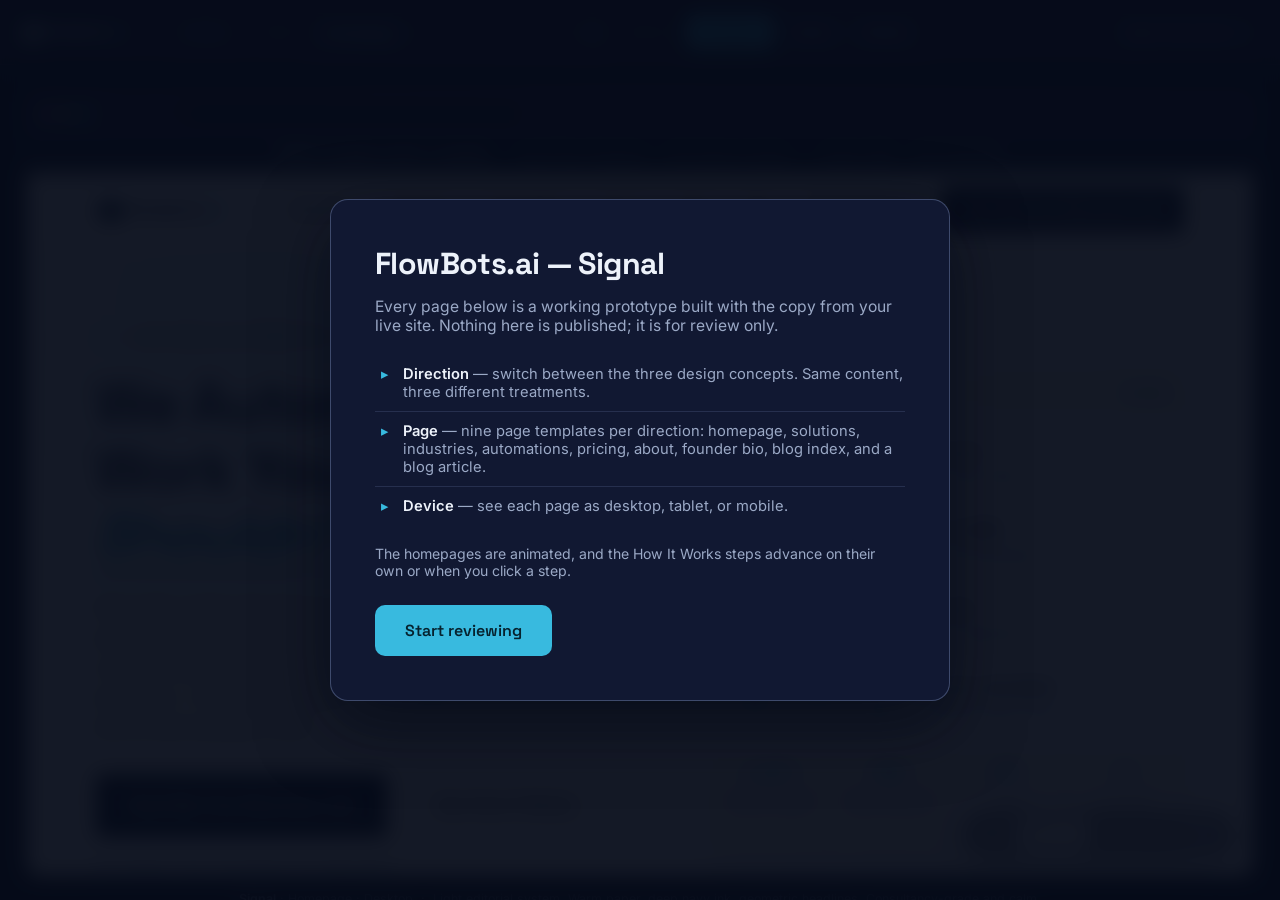
<file: preview.html>
<!DOCTYPE html>
<html lang="en">
<head>
<meta charset="UTF-8">
<meta http-equiv="Cache-Control" content="no-cache, no-store, must-revalidate">
<meta http-equiv="Pragma" content="no-cache">
<meta http-equiv="Expires" content="0">
<meta name="viewport" content="width=device-width, initial-scale=1.0">
<title>FlowBots.ai — Signal</title>
<meta name="description" content="Three design directions for flowbots.ai. Switch direction, page, and device.">
<link rel="preconnect" href="https://fonts.googleapis.com">
<link rel="preconnect" href="https://fonts.gstatic.com" crossorigin>
<link href="https://fonts.googleapis.com/css2?family=Space+Grotesk:wght@500;600;700&family=Inter:wght@400;500;600&display=swap" rel="stylesheet">
<style>
:root{
  --bg:#0B1020;
  --panel:#111832;
  --panel-2:#161F3E;
  --line:rgba(150,170,220,.16);
  --line-2:rgba(150,170,220,.34);
  --ink:#EDF2FA;
  --muted:#9BA9C6;
  --faint:#6B7896;
  --cyan:#38BADF;
  --cyan-bright:#6FD8F6;
  --ink-dark:#06222E;
  --shadow:0 24px 70px rgba(2,6,20,.6);
  --font-display:"Space Grotesk",system-ui,sans-serif;
  --font-body:"Inter",system-ui,sans-serif;
}
*{margin:0;padding:0;box-sizing:border-box}
html,body{height:100%}
body{
  font-family:var(--font-body);background:var(--bg);color:var(--ink);
  display:flex;flex-direction:column;overflow:hidden;-webkit-font-smoothing:antialiased;
}
button{font:inherit;cursor:pointer}
:focus-visible{outline:2px solid var(--cyan);outline-offset:2px;border-radius:6px}

/* ---------- top control bar ---------- */
.bar{
  flex-shrink:0;background:var(--panel);border-bottom:1px solid var(--line);
  display:flex;align-items:center;gap:22px;padding:12px 20px;flex-wrap:wrap;
}
.bar-brand{display:flex;align-items:center;gap:12px;flex-shrink:0}
.bar-brand svg{height:26px;width:auto}
.bar-brand .tag{
  font-family:var(--font-display);font-size:.68rem;font-weight:600;letter-spacing:.14em;
  text-transform:uppercase;color:var(--cyan);border:1px solid var(--line-2);
  border-radius:999px;padding:4px 11px;white-space:nowrap;
}
.group{display:flex;align-items:center;gap:10px}
.group-label{
  font-family:var(--font-display);font-size:.66rem;font-weight:600;letter-spacing:.15em;
  text-transform:uppercase;color:var(--faint);white-space:nowrap;
}
.seg{display:flex;background:var(--panel-2);border:1px solid var(--line);border-radius:10px;padding:3px;gap:2px}
.seg button{
  background:none;border:0;color:var(--muted);padding:8px 15px;border-radius:7px;
  font-size:.86rem;font-weight:500;transition:background .16s,color .16s;white-space:nowrap;
  display:flex;align-items:center;gap:7px;
}
.seg button:hover{color:var(--ink)}
.seg button[aria-pressed="true"]{background:var(--cyan);color:var(--ink-dark);font-weight:600}
.seg .swatch{width:9px;height:9px;border-radius:50%;flex-shrink:0}
.sw1{background:linear-gradient(135deg,#0A1628 50%,#38BADF 50%)}
.sw2{background:linear-gradient(135deg,#FBFAF7 50%,#0E8FB4 50%)}
.sw3{background:linear-gradient(135deg,#38BADF,#7B6CF6 55%,#C86DD7)}

select{
  background:var(--panel-2);border:1px solid var(--line);color:var(--ink);
  padding:9px 13px;border-radius:9px;font-size:.88rem;font-family:inherit;min-width:190px;
}
select:hover{border-color:var(--line-2)}

.bar-right{margin-left:auto;display:flex;align-items:center;gap:12px}
.linkbtn{
  background:var(--panel-2);border:1px solid var(--line);color:var(--muted);
  padding:9px 15px;border-radius:9px;font-size:.84rem;font-weight:500;
  display:inline-flex;align-items:center;gap:7px;text-decoration:none;transition:all .16s;
}
.linkbtn:hover{color:var(--ink);border-color:var(--line-2)}

/* ---------- stage ---------- */
.stage{
  flex:1;min-height:0;display:block;overflow:auto;padding:26px;
  background:
    radial-gradient(900px 500px at 50% -10%,rgba(56,186,223,.08),transparent 65%),
    var(--bg);
}
/* Block layout, not flex: as a flex child the wrapper shrink-fits and the
   device widths below resolve against a collapsed parent instead of the stage. */
.stage-inner{max-width:100%}
.frame-wrap{
  transition:width .3s cubic-bezier(.2,.8,.3,1);
  width:100%;max-width:100%;margin:0 auto;
}
.frame-wrap.desktop{width:100%;max-width:1600px}
.frame-wrap{--frame-bg:#FBFAF7}
.frame-wrap.tablet{width:834px;max-width:100%}
.frame-wrap.mobile{width:412px;max-width:100%}

.device{
  background:var(--panel);border:1px solid var(--line-2);border-radius:14px;
  box-shadow:var(--shadow);overflow:hidden;display:flex;flex-direction:column;
}
.frame-wrap.tablet .device,.frame-wrap.mobile .device{border-radius:26px;padding:10px;background:#1A2340}
.frame-wrap.mobile .device{border-radius:34px;padding:11px}
.device-chrome{
  display:flex;align-items:center;gap:8px;padding:9px 14px;
  border-bottom:1px solid var(--line);background:var(--panel-2);flex-shrink:0;
}
.frame-wrap.tablet .device-chrome,.frame-wrap.mobile .device-chrome{display:none}
.device-chrome .dot{width:10px;height:10px;border-radius:50%}
.dot-r{background:#FF6B6B}.dot-y{background:#FFC65C}.dot-g{background:#3FDFA5}
.device-chrome .url{
  margin-left:12px;background:var(--bg);border:1px solid var(--line);border-radius:6px;
  padding:4px 12px;font-size:.75rem;color:var(--faint);flex:1;max-width:420px;
}
.notch{
  display:none;height:22px;align-items:center;justify-content:center;flex-shrink:0;
}
.frame-wrap.mobile .notch{display:flex}
.notch::before{content:"";width:110px;height:5px;border-radius:3px;background:rgba(255,255,255,.22)}

iframe{
  width:100%;border:0;display:block;background:var(--frame-bg,#0A1628);
  height:calc(100vh - 160px);
}
.frame-wrap.tablet iframe{height:1100px;max-height:calc(100vh - 130px);border-radius:16px}
.frame-wrap.mobile iframe{height:880px;max-height:calc(100vh - 130px);border-radius:24px}

/* ---------- loading + meta ---------- */
.stage-meta{
  text-align:center;color:var(--faint);font-size:.78rem;margin:14px auto 0;max-width:900px;
}
.stage-meta b{color:var(--muted);font-weight:600}

/* ---------- welcome overlay ---------- */
.welcome{
  position:fixed;inset:0;z-index:100;background:rgba(6,11,25,.94);backdrop-filter:blur(10px);
  display:flex;align-items:center;justify-content:center;padding:24px;overflow:auto;
}
.welcome.hide{display:none}
.welcome-card{
  background:var(--panel);border:1px solid var(--line-2);border-radius:18px;
  padding:44px;max-width:620px;box-shadow:var(--shadow);
}
.welcome-card h1{font-family:var(--font-display);font-size:1.9rem;margin-bottom:14px;letter-spacing:-.02em}
.welcome-card p{color:var(--muted);margin-bottom:16px;font-size:.98rem}
.welcome-card ul{list-style:none;margin:20px 0}
.welcome-card li{
  color:var(--muted);font-size:.92rem;padding:10px 0 10px 28px;position:relative;
  border-top:1px solid var(--line);
}
.welcome-card li:first-child{border-top:0}
.welcome-card li::before{content:"▸";position:absolute;left:6px;color:var(--cyan)}
.welcome-card li b{color:var(--ink);font-weight:600}
.welcome-card .start{
  background:var(--cyan);color:var(--ink-dark);border:0;border-radius:10px;
  padding:15px 30px;font-family:var(--font-display);font-weight:600;font-size:1rem;
  margin-top:10px;transition:transform .16s,background .16s;
}
.welcome-card .start:hover{background:var(--cyan-bright);transform:translateY(-1px)}

@media(max-width:980px){
  .bar{gap:14px;padding:10px 14px}
  .group-label{display:none}
  .bar-right{display:none}
  .stage{padding:14px}
  .frame-wrap.tablet,.frame-wrap.mobile{width:100%}
  .device-chrome{display:none}
  iframe{height:calc(100vh - 130px)}
  .welcome-card{padding:30px 24px}
}
@media (prefers-reduced-motion:reduce){
  *{transition-duration:.001s!important}
}
</style>
</head>
<body>

<!-- welcome -->
<div class="welcome" id="welcome">
  <div class="welcome-card">
    <h1>FlowBots.ai — Signal</h1>
    <p>Every page below is a working prototype built with the copy from your live site. Nothing here is published; it is for review only.</p>
    <ul>
      <li><b>Direction</b> — switch between the three design concepts. Same content, three different treatments.</li>
      <li><b>Page</b> — nine page templates per direction: homepage, solutions, industries, automations, pricing, about, founder bio, blog index, and a blog article.</li>
      <li><b>Device</b> — see each page as desktop, tablet, or mobile.</li>
    </ul>
    <p style="font-size:.88rem">The homepages are animated, and the How It Works steps advance on their own or when you click a step.</p>
    <button class="start" id="startBtn">Start reviewing</button>
  </div>
</div>

<!-- control bar -->
<header class="bar">
  <div class="bar-brand">
    <svg xmlns="http://www.w3.org/2000/svg" width="150" height="28" viewBox="0 0 320 60" role="img" aria-label="flowbots.ai"><g transform="translate(2 4)"><path stroke="#fff" stroke-linecap="round" stroke-width="2.5" d="M26 0v8"/><circle cx="26" r="3" fill="#38badf"/><rect width="44" height="36" x="4" y="10" fill="#fff" rx="12" ry="12"/><rect width="6" height="12" y="22" fill="#fff" rx="3" ry="3"/><rect width="6" height="12" x="46" y="22" fill="#fff" rx="3" ry="3"/><rect width="28" height="16" x="12" y="18" fill="#0a1628" rx="6" ry="6"/><rect width="7" height="10" x="16" y="21" fill="#38badf" rx="3" ry="3"/><rect width="7" height="10" x="29" y="21" fill="#38badf" rx="3" ry="3"/><path stroke="#0a1628" stroke-linecap="round" stroke-width="2" d="M19 40h14"/></g><text x="62" y="40" fill="#fff" font-family="'Space Grotesk',Arial,sans-serif" font-size="34" font-weight="700" letter-spacing="-.5">flowbots<tspan fill="#38badf">.ai</tspan></text></svg>
    <span class="tag">Signal</span>
  </div>

  <div class="group">
    <span class="group-label">Page</span>
    <select id="pageSel" aria-label="Page">
      <option value="index.html">Homepage</option>
      <option value="solutions.html">Solutions — After-Hours Call Coverage</option>
      <option value="industries.html">Industries — Medical &amp; Dental</option>
      <option value="automations.html">Automations — Workflow Consulting</option>
      <option value="pricing.html">Pricing</option>
      <option value="about.html">About</option>
      <option value="bio.html">Founder Bio — Brian &amp; Hanson</option>
      <option value="blog.html">Blog Index</option>
      <option value="blog-post.html">Blog Article</option>
    </select>
  </div>

  <div class="group">
    <span class="group-label">Device</span>
    <div class="seg" id="devSeg" role="group" aria-label="Device preview">
      <button data-dev="desktop" aria-pressed="true">Desktop</button>
      <button data-dev="tablet" aria-pressed="false">Tablet</button>
      <button data-dev="mobile" aria-pressed="false">Mobile</button>
    </div>
  </div>

  <div class="bar-right">
    <a class="linkbtn" id="openNew" href="index.html?motion=on" target="_blank" rel="noopener">Open full screen ↗</a>
  </div>
</header>

<!-- stage -->
<main class="stage">
  <div class="stage-inner">
    <div class="frame-wrap desktop" id="frameWrap">
      <div class="device">
        <div class="device-chrome">
          <span class="dot dot-r"></span><span class="dot dot-y"></span><span class="dot dot-g"></span>
          <span class="url" id="urlBar">flowbots.ai</span>
        </div>
        <div class="notch"></div>
        <iframe id="preview" src="index.html" title="Design preview"></iframe>
      </div>
    </div>
    <p class="stage-meta" id="stageMeta"><b>Direction 1 — Mission Control</b> · Homepage · Desktop</p>
  </div>
</main>

<script>
(function(){
  var PAGE_URLS = {
    'index.html':'flowbots.ai',
    'solutions.html':'flowbots.ai/services/voice-ai/after-hours-call-coverage/',
    'industries.html':'flowbots.ai/industries/healthcare/medical-dental-practices/',
    'automations.html':'flowbots.ai/custom-ai-automations/workflow-automation-consulting/',
    'pricing.html':'flowbots.ai/pricing/',
    'about.html':'flowbots.ai/about/',
    'bio.html':'flowbots.ai/about/brian-hong/',
    'blog.html':'flowbots.ai/blog/',
    'blog-post.html':'flowbots.ai/ai-for-tour-operators-automate-bookings-confirmations-and-reviews/'
  };

  var page = 'index.html', dev = 'desktop';
  // accept a handoff from the floating selector on a design page
  (function(){
    try{
      var q = new URLSearchParams(location.search);
      var qp = q.get('page'), qd = q.get('device');
      if (qp) page = qp;
      if (qd === 'tablet' || qd === 'mobile' || qd === 'desktop') dev = qd;
    }catch(e){}
  })();
  var frame = document.getElementById('preview');
  var wrap = document.getElementById('frameWrap');
  var meta = document.getElementById('stageMeta');
  var urlBar = document.getElementById('urlBar');
  var openNew = document.getElementById('openNew');
  var pageSel = document.getElementById('pageSel');

  function labelFor(sel){
    var o = sel.options[sel.selectedIndex];
    return o ? o.textContent.split('—')[0].trim() : '';
  }
  function render(){
    // ?motion=on tells the page to animate even when the viewer's OS asks for
    // reduced motion — otherwise these prototypes look completely static.
    var q = '?motion=on';   // the designs are always animated
    frame.src = page + q;
    wrap.className = 'frame-wrap ' + dev;
    urlBar.textContent = PAGE_URLS[page] || 'flowbots.ai';
    openNew.href = page + q;
    meta.innerHTML = '<b>Signal</b> · ' + labelFor(pageSel) +
      ' · ' + dev.charAt(0).toUpperCase() + dev.slice(1) + ' &nbsp;·&nbsp; Light editorial system. Warm paper, deep navy ink, geometric headlines. Consultancy-grade and calm.';
  }
  function bindSeg(id, attr, setter){
    var seg = document.getElementById(id);
    seg.addEventListener('click', function(e){
      var btn = e.target.closest('button');
      if(!btn) return;
      seg.querySelectorAll('button').forEach(function(b){ b.setAttribute('aria-pressed','false'); });
      btn.setAttribute('aria-pressed','true');
      setter(btn.getAttribute(attr));
      render();
    });
  }
  bindSeg('devSeg','data-dev',function(v){
    if (v === 'desktop') { location.href = page; return; }  // back to the full page
    dev = v;
  });
  (function(){
    var sel = document.getElementById('pageSel');
    if (sel) sel.value = page;
    document.querySelectorAll('#devSeg button').forEach(function(b){
      b.setAttribute('aria-pressed', b.getAttribute('data-dev') === dev ? 'true' : 'false');
    });
  })();
  pageSel.addEventListener('change', function(){ page = pageSel.value; render(); });

  /* Always open on the Homepage. The previous build restored the last view
     from localStorage, so reopening the link dropped you wherever you left
     off instead of at the start of the walkthrough. */

  /* welcome overlay — shown once per browser */
  var welcome = document.getElementById('welcome');
  var seen = false;
  try{ seen = localStorage.getItem('fb-welcome') === '1'; }catch(e){}
  if(seen) welcome.classList.add('hide');
  document.getElementById('startBtn').addEventListener('click', function(){
    welcome.classList.add('hide');
    try{ localStorage.setItem('fb-welcome','1'); }catch(e){}
  });

  /* keyboard: arrows change page */
  document.addEventListener('keydown', function(e){
    if(e.target.tagName === 'SELECT' || !welcome.classList.contains('hide')) return;
    if(e.key === 'ArrowRight' || e.key === 'ArrowLeft'){
      var i = pageSel.selectedIndex + (e.key === 'ArrowRight' ? 1 : -1);
      if(i < 0) i = pageSel.options.length - 1;
      if(i >= pageSel.options.length) i = 0;
      pageSel.selectedIndex = i;
      page = pageSel.value;
      render();
    }
  });

  render();
})();
</script>
</body>
</html>
</file>
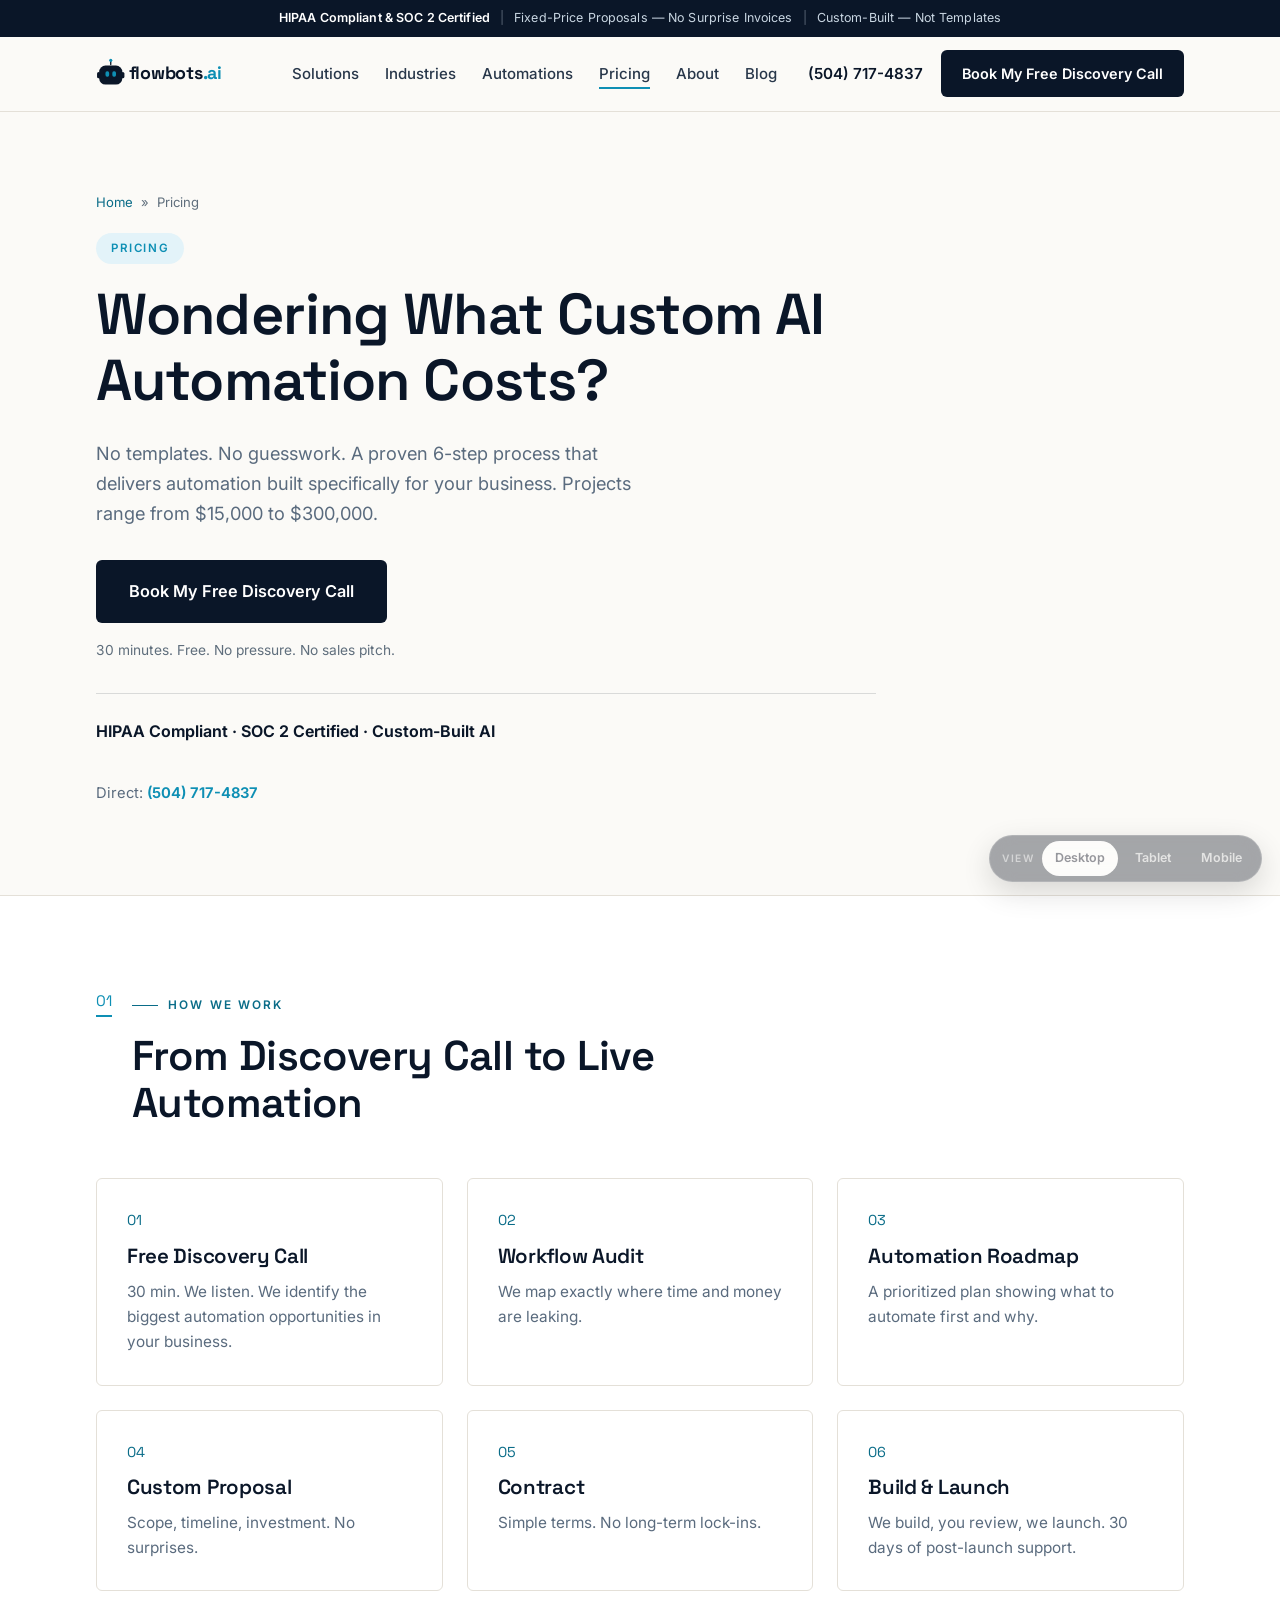
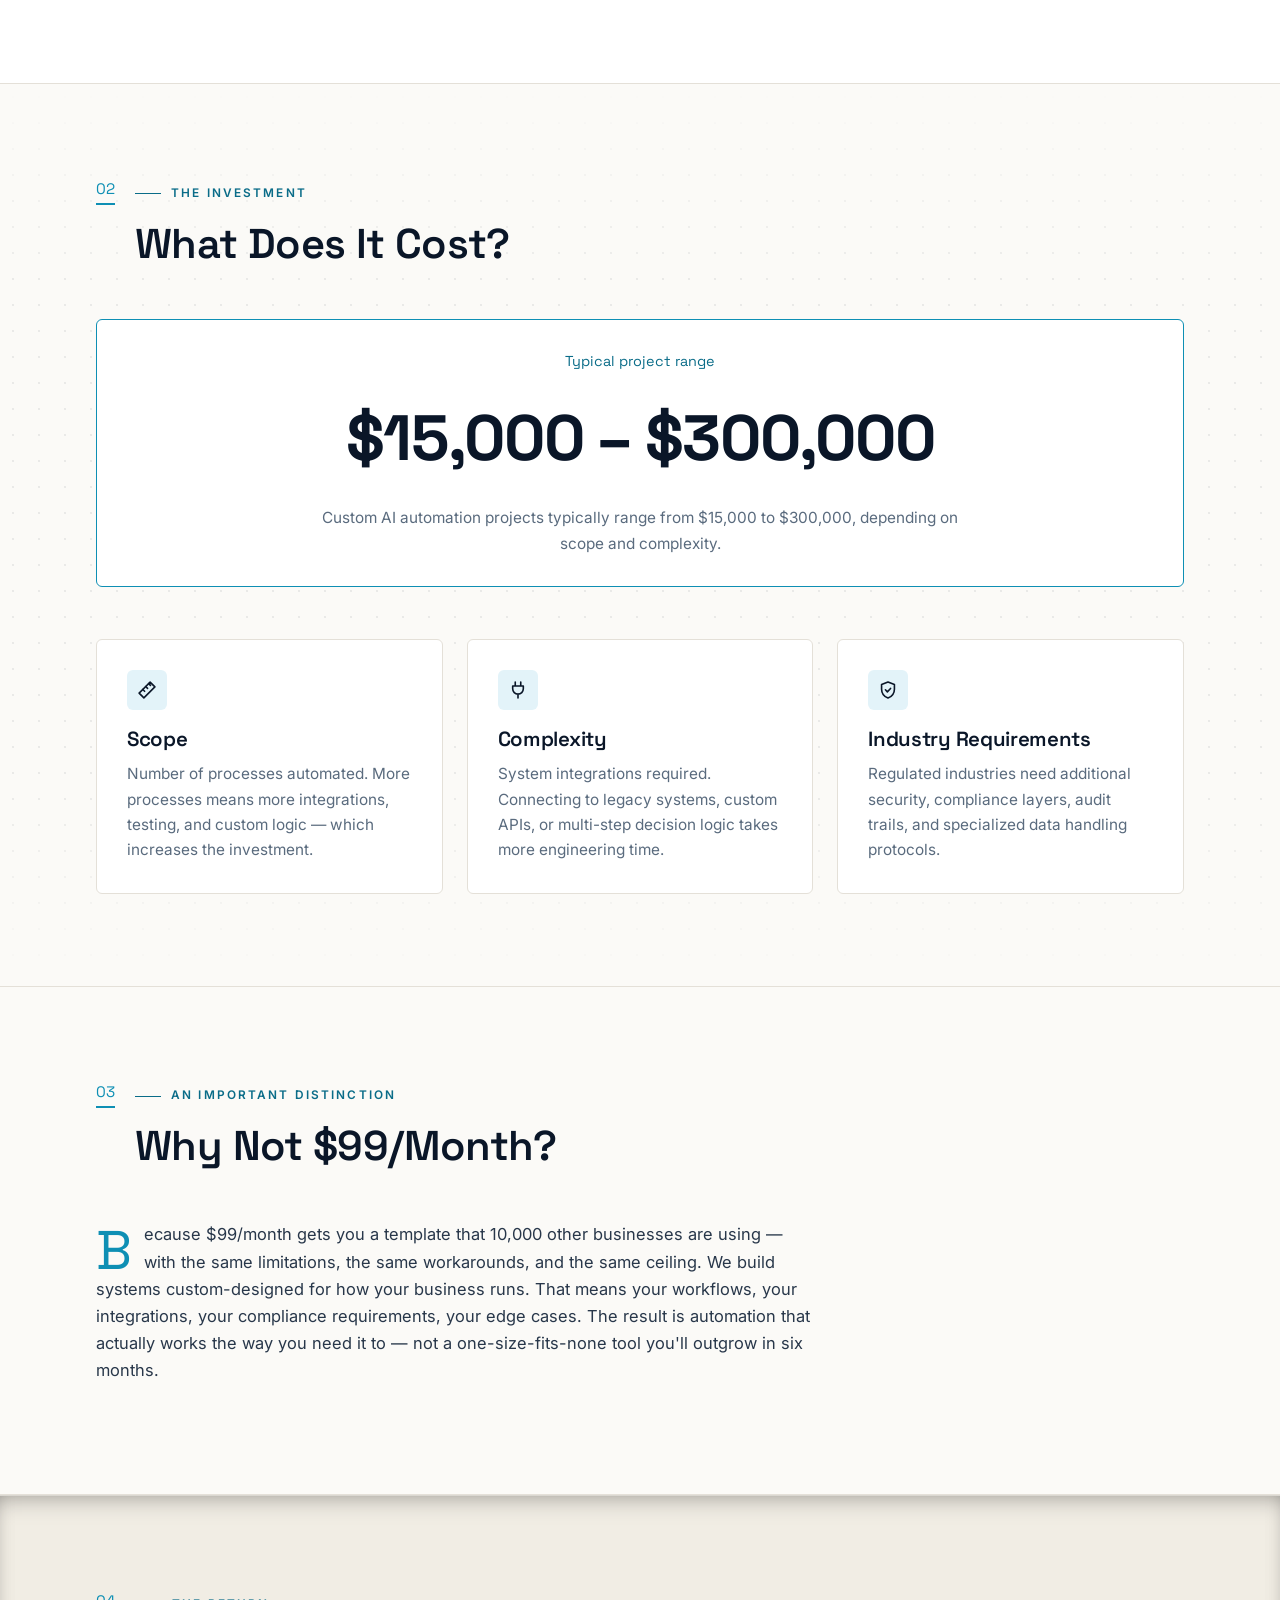
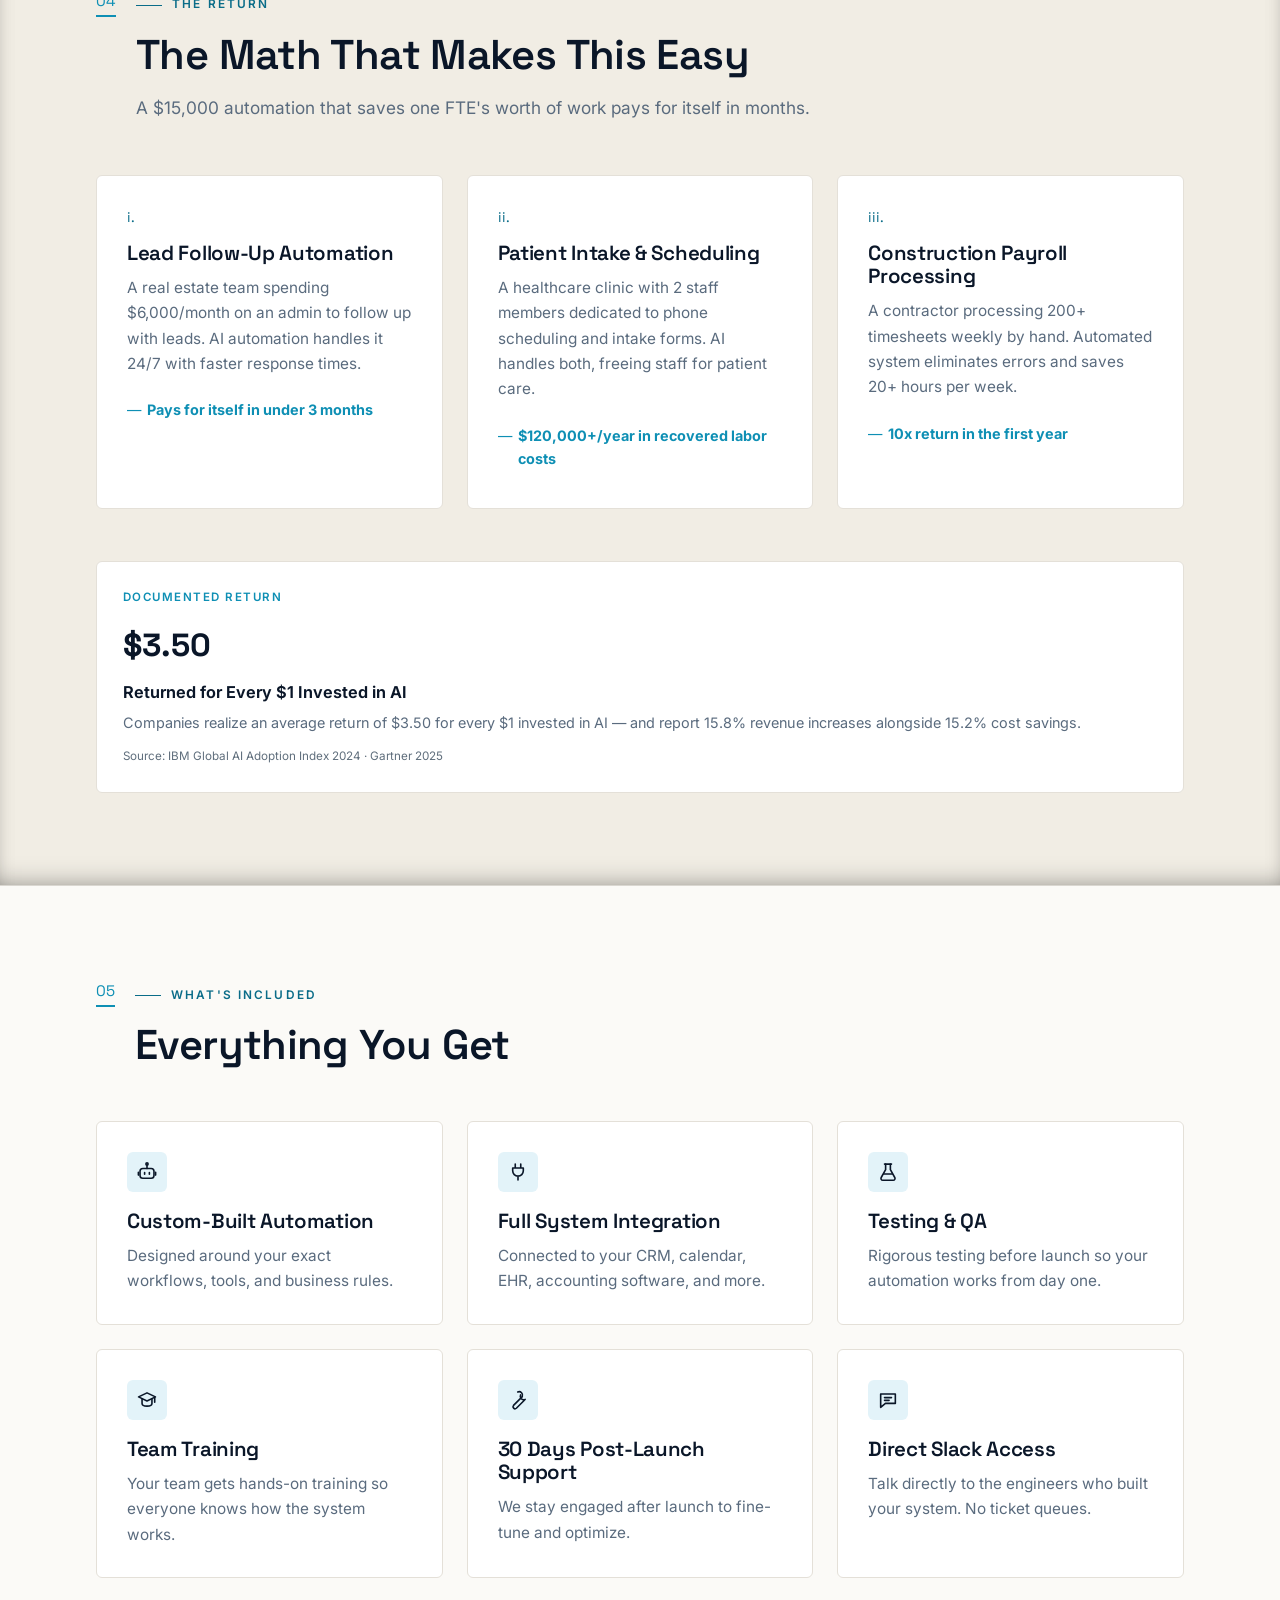
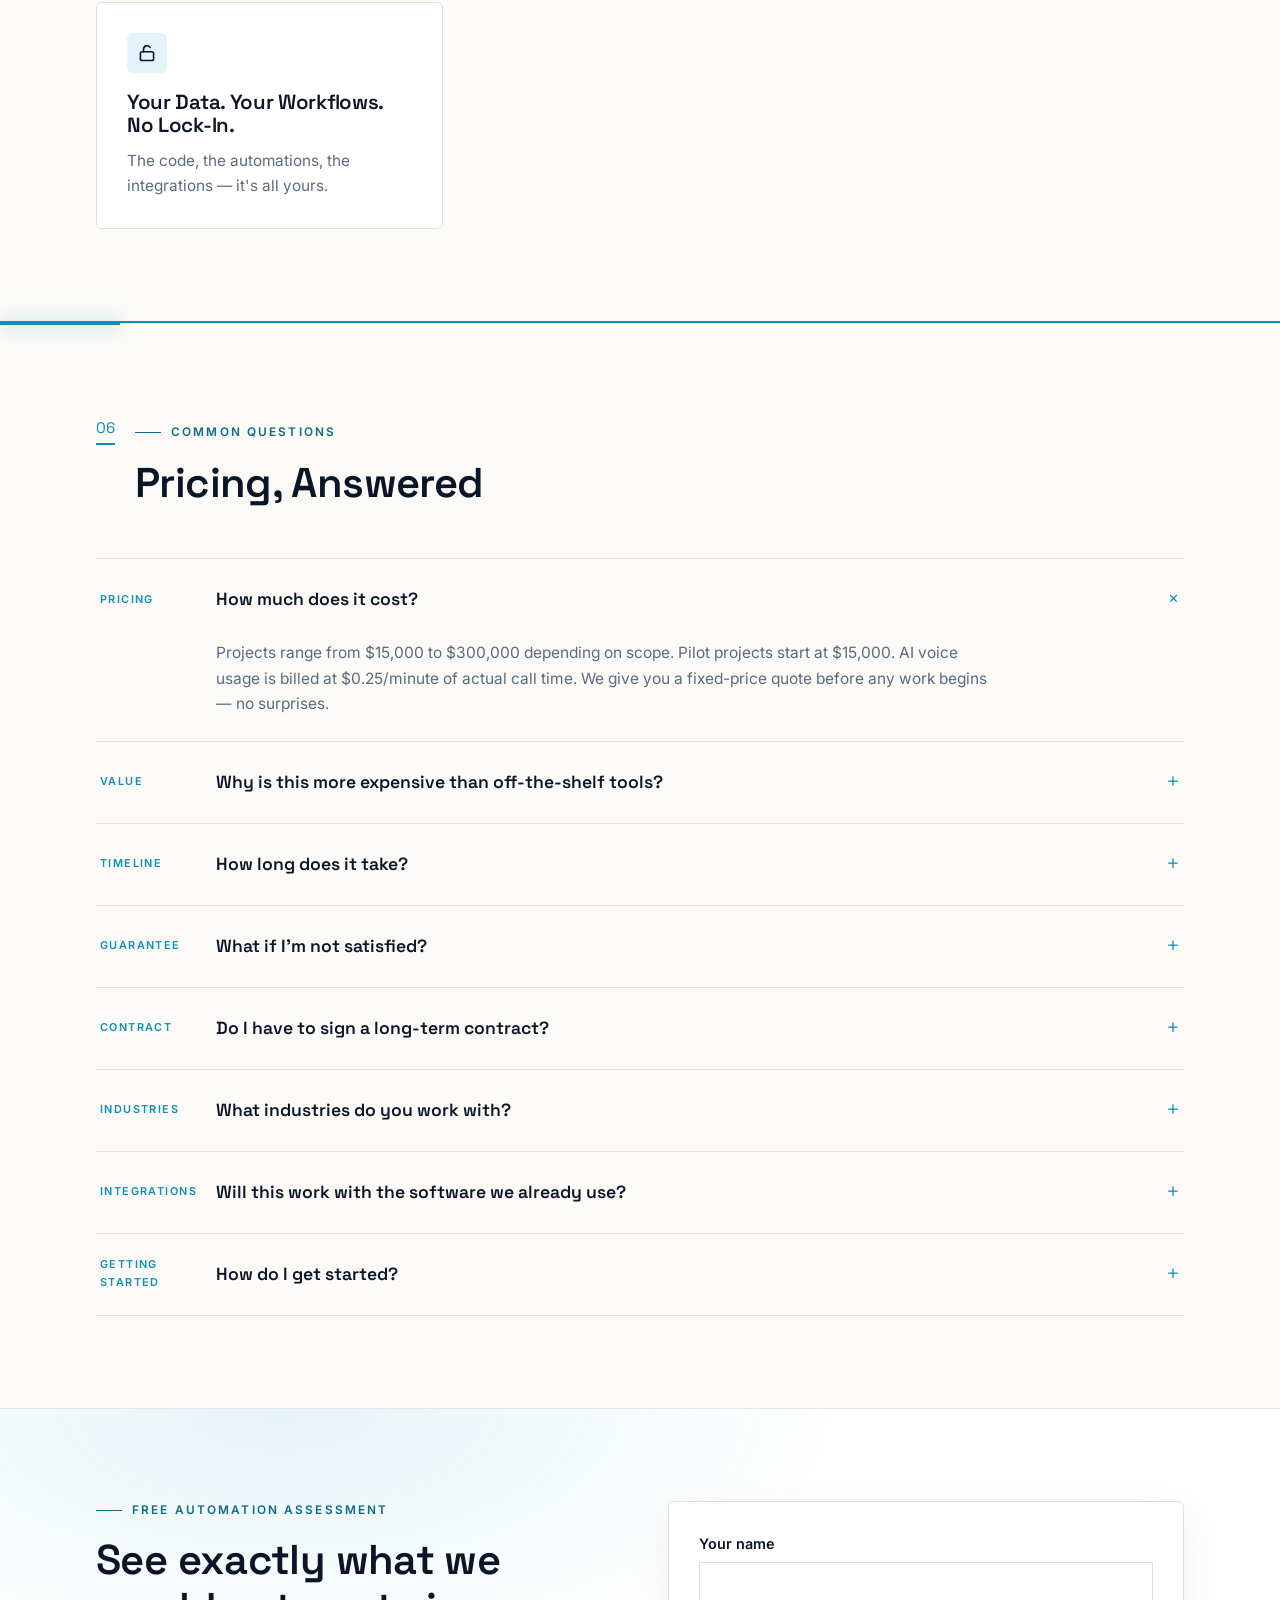
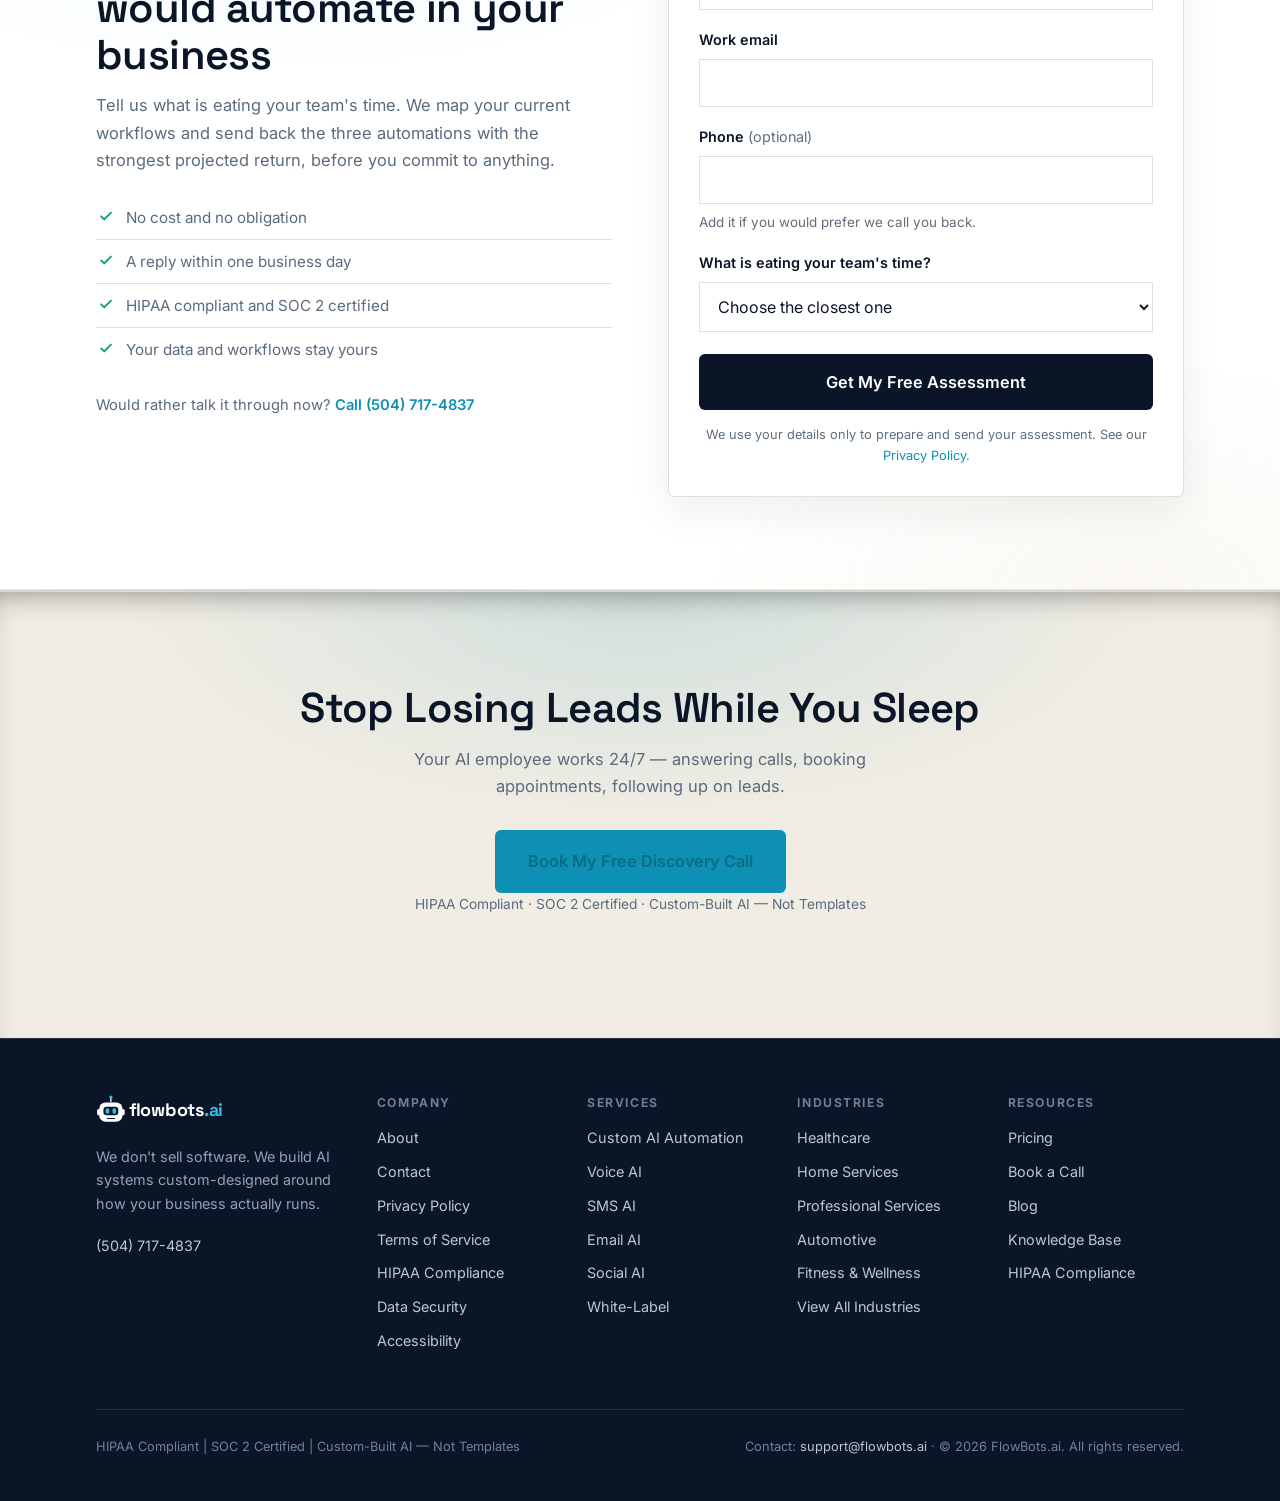
<file: pricing.html>
<!DOCTYPE html>
<html lang="en">
<head>
<meta charset="UTF-8">
<meta name="viewport" content="width=device-width, initial-scale=1.0">
<title>Pricing | What Custom AI Automation Costs — FlowBots.ai</title>
<meta name="description" content="Custom AI automation projects typically range from $15,000 to $300,000, depending on scope and complexity. A proven 6-step process from discovery call to live automation.">
<link rel="preconnect" href="https://fonts.googleapis.com">
<link rel="preconnect" href="https://fonts.gstatic.com" crossorigin>
<link href="https://fonts.googleapis.com/css2?family=Space+Grotesk:wght@500;600;700&family=Inter:wght@400;500;600&display=swap" rel="stylesheet">
<link rel="stylesheet" href="style.css?v=28">
<script>/* These are the animated designs: motion is on unless a URL explicitly
   asks for ?motion=off. A production build should restore respect for
   prefers-reduced-motion; this is a review prototype. */
try{if(!/[?&]motion=off/.test(location.search))document.documentElement.classList.add('motion-on');}catch(e){}</script>
</head>
<body>
<svg class="icon-sprite" aria-hidden="true" focusable="false" style="position:absolute;width:0;height:0;overflow:hidden"><defs><symbol id="i-phone" viewBox="0 0 24 24"><path d="M6.2 3.5h3.1l1.5 3.9-2 1.4a12.4 12.4 0 0 0 6.4 6.4l1.4-2 3.9 1.5v3.1a2 2 0 0 1-2.2 2A16.6 16.6 0 0 1 4.2 5.7a2 2 0 0 1 2-2.2Z"/></symbol><symbol id="i-message" viewBox="0 0 24 24"><path d="M4 5.5h16v10.2H9.2L4 20V5.5Z"/><path d="M8.2 9.4h7.6M8.2 12.4h5"/></symbol><symbol id="i-shield" viewBox="0 0 24 24"><path d="M12 3.2 19 6v5.1c0 4.5-2.9 8-7 9.7-4.1-1.7-7-5.2-7-9.7V6l7-2.8Z"/><path d="M9.2 11.8 11.3 14l3.5-3.7"/></symbol><symbol id="i-plug" viewBox="0 0 24 24"><path d="M9 3.2v4.4M15 3.2v4.4M6.2 7.6h11.6v3.1a5.8 5.8 0 0 1-11.6 0V7.6ZM12 16.5v4.3"/></symbol><symbol id="i-gear" viewBox="0 0 24 24"><circle cx="12" cy="12" r="3.1"/><path d="M12 3.2v2.4M12 18.4v2.4M5.8 5.8l1.7 1.7M16.5 16.5l1.7 1.7M3.2 12h2.4M18.4 12h2.4M5.8 18.2l1.7-1.7M16.5 7.5l1.7-1.7"/></symbol><symbol id="i-chart" viewBox="0 0 24 24"><path d="M3.5 20.4h17"/><path d="M6.8 20.4v-6.2M11.4 20.4V7.6M16 20.4v-9.2"/></symbol><symbol id="i-sync" viewBox="0 0 24 24"><path d="M20.2 12a8.2 8.2 0 0 1-13.9 5.9M3.8 12A8.2 8.2 0 0 1 17.7 6.1"/><path d="M3.8 7.2V12h4.8M20.2 16.8V12h-4.8"/></symbol><symbol id="i-folder" viewBox="0 0 24 24"><path d="M3.6 6.4h5.6l2 2.4h9.2v10.8H3.6V6.4Z"/><path d="M3.6 11.6h16.8"/></symbol><symbol id="i-puzzle" viewBox="0 0 24 24"><path d="M9.4 4.2h5.2v2.3a1.7 1.7 0 1 0 3.4 0V4.2h1.8v5.2h-2.3a1.7 1.7 0 1 0 0 3.4h2.3v6.9H4.2v-6.9h2.3a1.7 1.7 0 1 0 0-3.4H4.2V4.2h5.2Z"/></symbol><symbol id="i-bolt" viewBox="0 0 24 24"><path d="M13.4 2.6 4.8 13.5h5.9l-1.1 7.9 8.6-10.9h-5.9l1.1-7.9Z"/></symbol><symbol id="i-lock" viewBox="0 0 24 24"><rect x="4.8" y="10.6" width="14.4" height="9.6" rx="2"/><path d="M8.2 10.6V7.9a3.8 3.8 0 0 1 7.6 0v2.7"/></symbol><symbol id="i-unlock" viewBox="0 0 24 24"><rect x="4.8" y="10.6" width="14.4" height="9.6" rx="2"/><path d="M8.2 10.6V7.9a3.8 3.8 0 0 1 7.1-1.9"/></symbol><symbol id="i-document" viewBox="0 0 24 24"><path d="M6.2 3.4h7.4l4.2 4.2v13H6.2V3.4Z"/><path d="M13.6 3.4v4.2h4.2M9.2 12.4h5.6M9.2 15.8h5.6"/></symbol><symbol id="i-flask" viewBox="0 0 24 24"><path d="M9.4 3.4v6.1L4.6 18a2 2 0 0 0 1.7 3h11.4a2 2 0 0 0 1.7-3l-4.8-8.5V3.4"/><path d="M8.2 3.4h7.6M7.4 14.2h9.2"/></symbol><symbol id="i-trending" viewBox="0 0 24 24"><path d="M3.4 16.8 9.2 11l3.7 3.7 7.7-7.7"/><path d="M15.4 7h5.2v5.2"/></symbol><symbol id="i-users" viewBox="0 0 24 24"><circle cx="9.2" cy="8.4" r="3.2"/><path d="M3.6 19.6a5.6 5.6 0 0 1 11.2 0"/><path d="M16.2 6.2a3 3 0 0 1 0 5.9M17.4 14.6a5 5 0 0 1 3.2 4.6"/></symbol><symbol id="i-bot" viewBox="0 0 24 24"><rect x="4.4" y="8.2" width="15.2" height="10.6" rx="3"/><path d="M12 4.2v4M9.4 12.6v1.8M14.6 12.6v1.8M2.6 12.4v3M21.4 12.4v3"/><circle cx="12" cy="3.2" r="1.2"/></symbol><symbol id="i-tools" viewBox="0 0 24 24"><path d="M14.8 6.4a3.8 3.8 0 0 0 5 5l-9.6 9.6a2.2 2.2 0 0 1-3.1-3.1l9.6-9.6a3.8 3.8 0 0 0-5-5"/></symbol><symbol id="i-receipt" viewBox="0 0 24 24"><path d="M6 3.4h12v17.2l-3-1.9-3 1.9-3-1.9-3 1.9V3.4Z"/><path d="M9 8.4h6M9 12.2h6"/></symbol><symbol id="i-star" viewBox="0 0 24 24"><path d="m12 3.4 2.7 5.5 6 .9-4.3 4.2 1 6-5.4-2.8-5.4 2.8 1-6L3.3 9.8l6-.9L12 3.4Z"/></symbol><symbol id="i-mic" viewBox="0 0 24 24"><rect x="9.2" y="2.6" width="5.6" height="10.8" rx="2.8"/><path d="M5.4 11.6a6.6 6.6 0 0 0 13.2 0M12 18.2v3.2"/></symbol><symbol id="i-repeat" viewBox="0 0 24 24"><path d="M4.2 9.4a4 4 0 0 1 4-4h11.6M19.8 14.6a4 4 0 0 1-4 4H4.2"/><path d="M16.6 2.4 19.8 5.4l-3.2 3M7.4 15.6 4.2 18.6l3.2 3"/></symbol><symbol id="i-cpu" viewBox="0 0 24 24"><rect x="7.6" y="7.6" width="8.8" height="8.8" rx="1.6"/><path d="M10.6 2.8v4.8M13.4 2.8v4.8M10.6 16.4v4.8M13.4 16.4v4.8M2.8 10.6h4.8M2.8 13.4h4.8M16.4 10.6h4.8M16.4 13.4h4.8"/></symbol><symbol id="i-calendar" viewBox="0 0 24 24"><rect x="3.8" y="5.4" width="16.4" height="15" rx="2"/><path d="M8.2 2.8v4.4M15.8 2.8v4.4M3.8 10.4h16.4"/></symbol><symbol id="i-card" viewBox="0 0 24 24"><rect x="2.8" y="5.2" width="18.4" height="13.6" rx="2.2"/><path d="M2.8 10h18.4M6.4 14.6h3.4"/></symbol><symbol id="i-ruler" viewBox="0 0 24 24"><path d="m3.4 15.4 12-12 5.2 5.2-12 12-5.2-5.2Z"/><path d="m7.4 11.4 2 2M10.6 8.2l2 2M13.8 5 15.8 7"/></symbol><symbol id="i-clock" viewBox="0 0 24 24"><circle cx="12" cy="12" r="8.6"/><path d="M12 6.8V12l3.4 2.2"/></symbol><symbol id="i-search" viewBox="0 0 24 24"><circle cx="10.8" cy="10.8" r="6.8"/><path d="m16 16 4.6 4.6"/></symbol><symbol id="i-graduation" viewBox="0 0 24 24"><path d="M2.8 8.6 12 4.2l9.2 4.4-9.2 4.4L2.8 8.6Z"/><path d="M6.6 10.6v5.2c0 1.6 2.4 2.9 5.4 2.9s5.4-1.3 5.4-2.9v-5.2M20.4 9v5.4"/></symbol><symbol id="i-target" viewBox="0 0 24 24"><circle cx="12" cy="12" r="8.4"/><circle cx="12" cy="12" r="4.6"/><circle cx="12" cy="12" r="1"/></symbol><symbol id="i-home" viewBox="0 0 24 24"><path d="M3.8 10.8 12 3.8l8.2 7v9.4H3.8v-9.4Z"/><path d="M9.4 20.2v-5.6h5.2v5.6"/></symbol><symbol id="i-health" viewBox="0 0 24 24"><path d="M6.2 3.2v5.4a4.6 4.6 0 0 0 9.2 0V3.2"/><path d="M4.4 3.2h3.6M13.6 3.2h3.6M10.8 13a5.4 5.4 0 0 0 5.4 5.2 3.6 3.6 0 0 0 3.6-3.6v-1.2"/><circle cx="19.8" cy="11.4" r="2"/></symbol><symbol id="i-building" viewBox="0 0 24 24"><path d="M4.2 20.6V8.2L12 3.4l7.8 4.8v12.4"/><path d="M3 20.6h18M8 11.4h2.4M13.6 11.4H16M8 15.4h2.4M13.6 15.4H16"/></symbol><symbol id="i-check" viewBox="0 0 24 24"><path d="m4.6 12.4 4.8 4.8 10-10.4"/></symbol><symbol id="i-x" viewBox="0 0 24 24"><path d="M6.2 6.2l11.6 11.6M17.8 6.2 6.2 17.8"/></symbol><symbol id="i-menu" viewBox="0 0 24 24"><path d="M3.8 7h16.4M3.8 12h16.4M3.8 17h16.4"/></symbol><symbol id="i-arrow-down" viewBox="0 0 24 24"><path d="M12 4.2v14.6M6.4 13.4 12 19l5.6-5.6"/></symbol><symbol id="i-mail" viewBox="0 0 24 24"><rect x="3.2" y="5.2" width="17.6" height="13.6" rx="2"/><path d="m3.8 6.6 8.2 6 8.2-6"/></symbol><symbol id="i-route" viewBox="0 0 24 24"><circle cx="6" cy="6" r="2.6"/><circle cx="18" cy="18" r="2.6"/><path d="M8.6 6h5.8a3.6 3.6 0 0 1 0 7.2H9.6a3.6 3.6 0 0 0 0 7.2h.4"/></symbol></defs></svg>

<div class="topbar">
  <b>HIPAA Compliant &amp; SOC 2 Certified</b><span class="sep">|</span><span class="hide-m">Fixed-Price Proposals — No Surprise Invoices</span><span class="sep hide-m">|</span><span class="hide-m">Custom-Built — Not Templates</span>
</div>

<header class="site-header">
  <div class="wrap nav">
    <a class="brand" href="index.html" aria-label="FlowBots.ai home">
      <svg xmlns="http://www.w3.org/2000/svg" width="200" height="38" viewBox="0 0 320 60" role="img" aria-label="flowbots.ai"><g transform="translate(2 4)"><path stroke="#0A1628" stroke-linecap="round" stroke-width="2.5" d="M26 0v8"/><circle cx="26" r="3" fill="#0E8FB4"/><rect width="44" height="36" x="4" y="10" fill="#0A1628" rx="12" ry="12"/><rect width="6" height="12" y="22" fill="#0A1628" rx="3" ry="3"/><rect width="6" height="12" x="46" y="22" fill="#0A1628" rx="3" ry="3"/><rect width="28" height="16" x="12" y="18" fill="#0a1628" rx="6" ry="6"/><rect width="7" height="10" x="16" y="21" fill="#0E8FB4" rx="3" ry="3"/><rect width="7" height="10" x="29" y="21" fill="#0E8FB4" rx="3" ry="3"/><path stroke="#0a1628" stroke-linecap="round" stroke-width="2" d="M19 40h14"/></g><text x="62" y="40" fill="#0A1628" font-family="'Space Grotesk','DM Sans',Arial,sans-serif" font-size="34" font-weight="700" letter-spacing="-.5">flowbots<tspan fill="#0E8FB4">.ai</tspan></text></svg>
    </a>
    <ul class="nav-links">
      <li><a href="solutions.html">Solutions</a></li>
      <li><a href="industries.html">Industries</a></li>
      <li><a href="automations.html">Automations</a></li>
      <li><a href="pricing.html" aria-current="page">Pricing</a></li>
      <li><a href="about.html">About</a></li>
      <li><a href="blog.html">Blog</a></li>
    </ul>
    <div class="nav-cta">
      <a class="nav-phone" href="tel:+15047174837" data-track="tel-click">(504) 717-4837</a>
      <a class="btn btn-primary" href="https://www.flowbots.ai/book-call/" data-track="cta-book">Book My Free Discovery Call</a>
      <button class="nav-toggle" aria-expanded="false" aria-label="Open menu"><svg class="ico" aria-hidden="true"><use href="#i-menu"></use></svg></button>
    </div>
  </div>
  <nav class="mobile-menu" aria-label="Mobile">
    <a href="solutions.html">Solutions</a>
    <a href="industries.html">Industries</a>
    <a href="automations.html">Automations</a>
    <a href="pricing.html">Pricing</a>
    <a href="about.html">About</a>
    <a href="blog.html">Blog</a>
    <a href="tel:+15047174837" data-track="tel-click">(504) 717-4837</a>
  </nav>
</header>

<main>

<!-- ============ HERO ============ -->
<section class="hero">
  <div class="wrap">
    <div style="max-width:780px">
      <p class="crumbs"><a href="index.html">Home</a><span class="sep">»</span>Pricing</p>
      <span class="chip">Pricing</span>
      <h1>Wondering What Custom AI Automation Costs?</h1>
      <p class="lede">No templates. No guesswork. A proven 6-step process that delivers automation built specifically for your business. Projects range from $15,000 to $300,000.</p>
      <div class="cta-row">
        <a class="btn btn-primary btn-lg" href="https://www.flowbots.ai/book-call/" data-track="cta-book">Book My Free Discovery Call</a>
      </div>
      <p class="micro">30 minutes. Free. No pressure. No sales pitch.</p>
      <p class="hero-meta"><b>HIPAA Compliant · SOC 2 Certified · Custom-Built AI</b><br>Direct: <a href="tel:+15047174837" data-track="tel-click">(504) 717-4837</a></p>
    </div>
  </div>
</section>

<!-- ============ 01 · THE PROCESS ============ -->
<section class="sec-panel">
  <div class="wrap">
    <div class="num-head reveal">
      <span class="n">01</span>
      <div class="section-head" style="margin-bottom:0">
        <span class="eyebrow">How We Work</span>
        <h2>From Discovery Call to Live Automation</h2>
      </div>
    </div>
    <div class="grid-3">
      <div class="card reveal"><span class="card-num">01</span><h3>Free Discovery Call</h3><p>30 min. We listen. We identify the biggest automation opportunities in your business.</p></div>
      <div class="card reveal"><span class="card-num">02</span><h3>Workflow Audit</h3><p>We map exactly where time and money are leaking.</p></div>
      <div class="card reveal"><span class="card-num">03</span><h3>Automation Roadmap</h3><p>A prioritized plan showing what to automate first and why.</p></div>
      <div class="card reveal"><span class="card-num">04</span><h3>Custom Proposal</h3><p>Scope, timeline, investment. No surprises.</p></div>
      <div class="card reveal"><span class="card-num">05</span><h3>Contract</h3><p>Simple terms. No long-term lock-ins.</p></div>
      <div class="card reveal"><span class="card-num">06</span><h3>Build &amp; Launch</h3><p>We build, you review, we launch. 30 days of post-launch support.</p></div>
    </div>
  </div>
</section>

<!-- ============ 02 · WHAT DOES IT COST ============ -->
<section class="sec-grid">
  <div class="wrap">
    <div class="num-head reveal">
      <span class="n">02</span>
      <div class="section-head" style="margin-bottom:0">
        <span class="eyebrow">The Investment</span>
        <h2>What Does It Cost?</h2>
      </div>
    </div>

    <div class="card center reveal" style="border-color:var(--accent)">
      <span class="card-num">Typical project range</span>
      <b style="font-family:var(--font-display);font-size:clamp(2.4rem,6vw,4rem);display:block;margin:6px 0 14px;color:var(--ink);letter-spacing:-.02em">$15,000 – $300,000</b>
      <p style="max-width:640px;margin:0 auto">Custom AI automation projects typically range from $15,000 to $300,000, depending on scope and complexity.</p>
    </div>

    <div class="grid-3 mt-4">
      <div class="card reveal"><div class="card-icon"><svg class="ico" aria-hidden="true"><use href="#i-ruler"></use></svg></div><h3>Scope</h3><p>Number of processes automated. More processes means more integrations, testing, and custom logic — which increases the investment.</p></div>
      <div class="card reveal"><div class="card-icon"><svg class="ico" aria-hidden="true"><use href="#i-plug"></use></svg></div><h3>Complexity</h3><p>System integrations required. Connecting to legacy systems, custom APIs, or multi-step decision logic takes more engineering time.</p></div>
      <div class="card reveal"><div class="card-icon"><svg class="ico" aria-hidden="true"><use href="#i-shield"></use></svg></div><h3>Industry Requirements</h3><p>Regulated industries need additional security, compliance layers, audit trails, and specialized data handling protocols.</p></div>
    </div>
  </div>
</section>

<!-- ============ 03 · WHY NOT $99 ============ -->
<section class="sec-wash">
  <div class="wrap">
    <div class="num-head reveal">
      <span class="n">03</span>
      <div class="section-head" style="margin-bottom:0">
        <span class="eyebrow">An Important Distinction</span>
        <h2>Why Not $99/Month?</h2>
      </div>
    </div>
    <div class="prose reveal">
      <p class="drop">Because $99/month gets you a template that 10,000 other businesses are using — with the same limitations, the same workarounds, and the same ceiling. We build systems custom-designed for how your business runs. That means your workflows, your integrations, your compliance requirements, your edge cases. The result is automation that actually works the way you need it to — not a one-size-fits-none tool you'll outgrow in six months.</p>
    </div>
  </div>
</section>

<!-- ============ 04 · THE MATH ============ -->
<section class="sec-inset">
  <div class="wrap">
    <div class="num-head reveal">
      <span class="n">04</span>
      <div class="section-head" style="margin-bottom:0">
        <span class="eyebrow">The Return</span>
        <h2>The Math That Makes This Easy</h2>
        <p>A $15,000 automation that saves one FTE's worth of work pays for itself in months.</p>
      </div>
    </div>
    <div class="grid-3">
      <div class="card reveal">
        <span class="card-num">i.</span>
        <h3>Lead Follow-Up Automation</h3>
        <p>A real estate team spending $6,000/month on an admin to follow up with leads. AI automation handles it 24/7 with faster response times.</p>
        <ul><li><strong class="accent">Pays for itself in under 3 months</strong></li></ul>
      </div>
      <div class="card reveal">
        <span class="card-num">ii.</span>
        <h3>Patient Intake &amp; Scheduling</h3>
        <p>A healthcare clinic with 2 staff members dedicated to phone scheduling and intake forms. AI handles both, freeing staff for patient care.</p>
        <ul><li><strong class="accent">$120,000+/year in recovered labor costs</strong></li></ul>
      </div>
      <div class="card reveal">
        <span class="card-num">iii.</span>
        <h3>Construction Payroll Processing</h3>
        <p>A contractor processing 200+ timesheets weekly by hand. Automated system eliminates errors and saves 20+ hours per week.</p>
        <ul><li><strong class="accent">10x return in the first year</strong></li></ul>
      </div>
    </div>

    <div class="stat-detail mt-4 reveal">
      <span class="tag">Documented Return</span>
      <b class="n">$3.50</b>
      <h4>Returned for Every $1 Invested in AI</h4>
      <p>Companies realize an average return of $3.50 for every $1 invested in AI — and report 15.8% revenue increases alongside 15.2% cost savings.</p>
      <span class="src">Source: IBM Global AI Adoption Index 2024 · Gartner 2025</span>
    </div>
  </div>
</section>

<!-- ============ 05 · EVERYTHING YOU GET ============ -->
<section>
  <div class="wrap">
    <div class="num-head reveal">
      <span class="n">05</span>
      <div class="section-head" style="margin-bottom:0">
        <span class="eyebrow">What's Included</span>
        <h2>Everything You Get</h2>
      </div>
    </div>
    <div class="grid-3">
      <div class="card reveal"><div class="card-icon"><svg class="ico" aria-hidden="true"><use href="#i-bot"></use></svg></div><h3>Custom-Built Automation</h3><p>Designed around your exact workflows, tools, and business rules.</p></div>
      <div class="card reveal"><div class="card-icon"><svg class="ico" aria-hidden="true"><use href="#i-plug"></use></svg></div><h3>Full System Integration</h3><p>Connected to your CRM, calendar, EHR, accounting software, and more.</p></div>
      <div class="card reveal"><div class="card-icon"><svg class="ico" aria-hidden="true"><use href="#i-flask"></use></svg></div><h3>Testing &amp; QA</h3><p>Rigorous testing before launch so your automation works from day one.</p></div>
      <div class="card reveal"><div class="card-icon"><svg class="ico" aria-hidden="true"><use href="#i-graduation"></use></svg></div><h3>Team Training</h3><p>Your team gets hands-on training so everyone knows how the system works.</p></div>
      <div class="card reveal"><div class="card-icon"><svg class="ico" aria-hidden="true"><use href="#i-tools"></use></svg></div><h3>30 Days Post-Launch Support</h3><p>We stay engaged after launch to fine-tune and optimize.</p></div>
      <div class="card reveal"><div class="card-icon"><svg class="ico" aria-hidden="true"><use href="#i-message"></use></svg></div><h3>Direct Slack Access</h3><p>Talk directly to the engineers who built your system. No ticket queues.</p></div>
      <div class="card reveal"><div class="card-icon"><svg class="ico" aria-hidden="true"><use href="#i-unlock"></use></svg></div><h3>Your Data. Your Workflows. No Lock-In.</h3><p>The code, the automations, the integrations — it's all yours.</p></div>
    </div>
  </div>
</section>

<!-- ============ 06 · FAQ ============ -->
<section class="sec-rule">
  <div class="wrap">
    <div class="num-head reveal">
      <span class="n">06</span>
      <div class="section-head" style="margin-bottom:0">
        <span class="eyebrow">Common Questions</span>
        <h2>Pricing, Answered</h2>
      </div>
    </div>
    <div class="faq reveal">
      <details open>
        <summary><span class="q-tag">Pricing</span>How much does it cost?</summary>
        <div class="faq-a">Projects range from $15,000 to $300,000 depending on scope. Pilot projects start at $15,000. AI voice usage is billed at $0.25/minute of actual call time. We give you a fixed-price quote before any work begins — no surprises.</div>
      </details>
      <details>
        <summary><span class="q-tag">Value</span>Why is this more expensive than off-the-shelf tools?</summary>
        <div class="faq-a">Off-the-shelf tools are built for everyone, which means they work perfectly for no one. The ROI typically pays for the entire project within months — not years.</div>
      </details>
      <details>
        <summary><span class="q-tag">Timeline</span>How long does it take?</summary>
        <div class="faq-a">Most projects take 4–8 weeks. Complex enterprise builds with multiple system integrations take 8–24 weeks.</div>
      </details>
      <details>
        <summary><span class="q-tag">Guarantee</span>What if I'm not satisfied?</summary>
        <div class="faq-a">Every project starts with a fixed-price proposal. You know exactly what you're paying before any work begins. No surprise invoices, no scope creep charges. And your data and workflows are always yours — the code, the automations, the integrations. It's yours.</div>
      </details>
      <details>
        <summary><span class="q-tag">Contract</span>Do I have to sign a long-term contract?</summary>
        <div class="faq-a">No. We use simple terms with no long-term lock-ins. We earn your business every month.</div>
      </details>
      <details>
        <summary><span class="q-tag">Industries</span>What industries do you work with?</summary>
        <div class="faq-a">We work with healthcare, real estate, construction, legal, financial services, home services, insurance, and more. If your team does it repeatedly, we can automate it.</div>
      </details>
      <details>
        <summary><span class="q-tag">Integrations</span>Will this work with the software we already use?</summary>
        <div class="faq-a">Yes. We build around your existing stack. No rip-and-replace.</div>
      </details>
      <details>
        <summary><span class="q-tag">Getting Started</span>How do I get started?</summary>
        <div class="faq-a">Book a free discovery call. We'll spend 30 minutes mapping your current workflows, identifying automation opportunities, and showing you exactly what's possible. No pressure. No sales pitch.</div>
      </details>
    </div>
  </div>
</section>


<section class="lead-section sec-feature" id="assessment">
  <div class="wrap lead-grid">
    <div class="lead-copy">
      <span class="eyebrow">Free Automation Assessment</span>
      <h2>See exactly what we would automate in your business</h2>
      <p>Tell us what is eating your team's time. We map your current workflows and send back the three automations with the strongest projected return, before you commit to anything.</p>
      <ul class="lead-assure">
        <li>No cost and no obligation</li>
        <li>A reply within one business day</li>
        <li>HIPAA compliant and SOC 2 certified</li>
        <li>Your data and workflows stay yours</li>
      </ul>
      <p class="lead-alt">Would rather talk it through now? <a href="tel:+15047174837" data-track="tel-click">Call (504) 717-4837</a></p>
    </div>

    <form class="lead-form" novalidate data-leadform>
      <div class="field">
        <label for="lf-name">Your name</label>
        <input id="lf-name" name="name" type="text" autocomplete="name" required aria-describedby="lf-name-err">
        <span class="field-err" id="lf-name-err" role="alert"></span>
      </div>
      <div class="field">
        <label for="lf-email">Work email</label>
        <input id="lf-email" name="email" type="email" autocomplete="email" inputmode="email" required aria-describedby="lf-email-err">
        <span class="field-err" id="lf-email-err" role="alert"></span>
      </div>
      <div class="field">
        <label for="lf-phone">Phone <span class="opt">(optional)</span></label>
        <input id="lf-phone" name="phone" type="tel" autocomplete="tel" inputmode="tel" aria-describedby="lf-phone-hint">
        <span class="field-hint" id="lf-phone-hint">Add it if you would prefer we call you back.</span>
      </div>
      <div class="field">
        <label for="lf-problem">What is eating your team's time?</label>
        <select id="lf-problem" name="problem" required aria-describedby="lf-problem-err">
          <option value="">Choose the closest one</option>
          <option>We are missing calls after hours</option>
          <option>Leads go cold before we follow up</option>
          <option>My team is buried in repetitive tasks</option>
          <option>We need to scale without hiring</option>
          <option>Something else</option>
        </select>
        <span class="field-err" id="lf-problem-err" role="alert"></span>
      </div>
      <button type="submit" class="btn btn-primary btn-lg lead-submit">Get My Free Assessment</button>
      <p class="lead-privacy">We use your details only to prepare and send your assessment. See our <a href="https://www.flowbots.ai/privacy-policy/">Privacy Policy</a>.</p>
    </form>

    <div class="lead-success" hidden role="status">
      <span class="lead-tick" aria-hidden="true">
        <svg class="ico" aria-hidden="true"><use href="#i-check"></use></svg>
      </span>
      <h3>Your assessment request is in</h3>
      <p>We will map your workflows and reply within one business day with the three automations we would build first, and what each is worth.</p>
      <p class="lead-alt">Need it sooner? <a href="tel:+15047174837" data-track="tel-click">Call (504) 717-4837</a></p>
    </div>
  </div>
</section>

<!-- ============ PRE-FOOTER CTA ============ -->
<section class="prefoot">
  <div class="wrap">
    <h2 class="reveal">Stop Losing Leads While You Sleep</h2>
    <p class="reveal">Your AI employee works 24/7 — answering calls, booking appointments, following up on leads.</p>
    <div class="reveal">
      <a class="btn btn-accent btn-lg" href="https://www.flowbots.ai/book-call/" data-track="cta-book">Book My Free Discovery Call</a>
      <p class="micro">HIPAA Compliant · SOC 2 Certified · Custom-Built AI — Not Templates</p>
    </div>
  </div>
</section>

</main>

<footer class="site-footer">
  <div class="wrap">
    <div class="footer-grid">
      <div>
        <svg xmlns="http://www.w3.org/2000/svg" width="170" height="32" viewBox="0 0 320 60" role="img" aria-label="flowbots.ai"><g transform="translate(2 4)"><path stroke="#fff" stroke-linecap="round" stroke-width="2.5" d="M26 0v8"/><circle cx="26" r="3" fill="#38badf"/><rect width="44" height="36" x="4" y="10" fill="#fff" rx="12" ry="12"/><rect width="6" height="12" y="22" fill="#fff" rx="3" ry="3"/><rect width="6" height="12" x="46" y="22" fill="#fff" rx="3" ry="3"/><rect width="28" height="16" x="12" y="18" fill="#0a1628" rx="6" ry="6"/><rect width="7" height="10" x="16" y="21" fill="#38badf" rx="3" ry="3"/><rect width="7" height="10" x="29" y="21" fill="#38badf" rx="3" ry="3"/><path stroke="#0a1628" stroke-linecap="round" stroke-width="2" d="M19 40h14"/></g><text x="62" y="40" fill="#fff" font-family="'Space Grotesk','DM Sans',Arial,sans-serif" font-size="34" font-weight="700" letter-spacing="-.5">flowbots<tspan fill="#38badf">.ai</tspan></text></svg>
        <p class="footer-tag">We don't sell software. We build AI systems custom-designed around how your business actually runs.</p>
        <p><a href="tel:+15047174837" data-track="tel-click">(504) 717-4837</a></p>
      </div>
      <div>
        <h4>Company</h4>
        <ul>
          <li><a href="about.html">About</a></li>
          <li><a href="https://www.flowbots.ai/contact/">Contact</a></li>
          <li><a href="https://www.flowbots.ai/privacy-policy/">Privacy Policy</a></li>
          <li><a href="https://www.flowbots.ai/terms-of-service/">Terms of Service</a></li>
          <li><a href="https://www.flowbots.ai/hipaa-compliance/">HIPAA Compliance</a></li>
          <li><a href="https://www.flowbots.ai/data-security/">Data Security</a></li>
          <li><a href="https://www.flowbots.ai/accessibility/">Accessibility</a></li>
        </ul>
      </div>
      <div>
        <h4>Services</h4>
        <ul>
          <li><a href="automations.html">Custom AI Automation</a></li>
          <li><a href="solutions.html">Voice AI</a></li>
          <li><a href="solutions.html">SMS AI</a></li>
          <li><a href="solutions.html">Email AI</a></li>
          <li><a href="solutions.html">Social AI</a></li>
          <li><a href="solutions.html">White-Label</a></li>
        </ul>
      </div>
      <div>
        <h4>Industries</h4>
        <ul>
          <li><a href="industries.html">Healthcare</a></li>
          <li><a href="industries.html">Home Services</a></li>
          <li><a href="industries.html">Professional Services</a></li>
          <li><a href="industries.html">Automotive</a></li>
          <li><a href="industries.html">Fitness &amp; Wellness</a></li>
          <li><a href="industries.html">View All Industries</a></li>
        </ul>
      </div>
      <div>
        <h4>Resources</h4>
        <ul>
          <li><a href="pricing.html">Pricing</a></li>
          <li><a href="https://www.flowbots.ai/book-call/" data-track="cta-book">Book a Call</a></li>
          <li><a href="blog.html">Blog</a></li>
          <li><a href="https://www.flowbots.ai/ai-automation-knowledge-base/">Knowledge Base</a></li>
          <li><a href="https://www.flowbots.ai/hipaa-compliance/">HIPAA Compliance</a></li>
        </ul>
      </div>
    </div>
    <div class="footer-bottom">
      <span>HIPAA Compliant | SOC 2 Certified | Custom-Built AI — Not Templates</span>
      <span>Contact: <a href="mailto:support@flowbots.ai">support@flowbots.ai</a> · © 2026 FlowBots.ai. All rights reserved.</span>
    </div>
  </div>
</footer>

<div class="sticky-cta">
  <a class="btn btn-ghost" href="tel:+15047174837">Call Us</a>
  <a class="btn btn-primary" href="https://www.flowbots.ai/book-call/" data-track="cta-book">Book Free Call</a>
</div>


<button type="button" class="to-top" aria-label="Back to top" hidden><svg class="ico" aria-hidden="true"><use href="#i-arrow-down"></use></svg></button>
<!-- review control: device preview. Not part of the design. -->
<div class="rv-device" role="group" aria-label="Device preview">
  <span class="rv-label">View</span>
  <button type="button" data-rv="desktop" aria-pressed="true">Desktop</button>
  <button type="button" data-rv="tablet" aria-pressed="false">Tablet</button>
  <button type="button" data-rv="mobile" aria-pressed="false">Mobile</button>
</div>
<script>
(function(){
  /* Device preview needs a real viewport, not a narrowed container: CSS media
     queries answer to the viewport, so shrinking the page would show the
     desktop layout at a small width. Tablet and mobile therefore hand off to
     preview.html, which frames this same page in an iframe. */
  var bar = document.querySelector('.rv-device');
  if (!bar) return;
  var page = location.pathname.split('/').pop() || 'index.html';
  bar.addEventListener('click', function(e){
    var b = e.target.closest('[data-rv]');
    if (!b) return;
    var d = b.getAttribute('data-rv');
    if (d === 'desktop') return;
    location.href = 'preview.html?page=' + encodeURIComponent(page) + '&device=' + d;
  });
})();
</script>

<script src="app.js?v=28"></script>
</body>
</html>
</file>
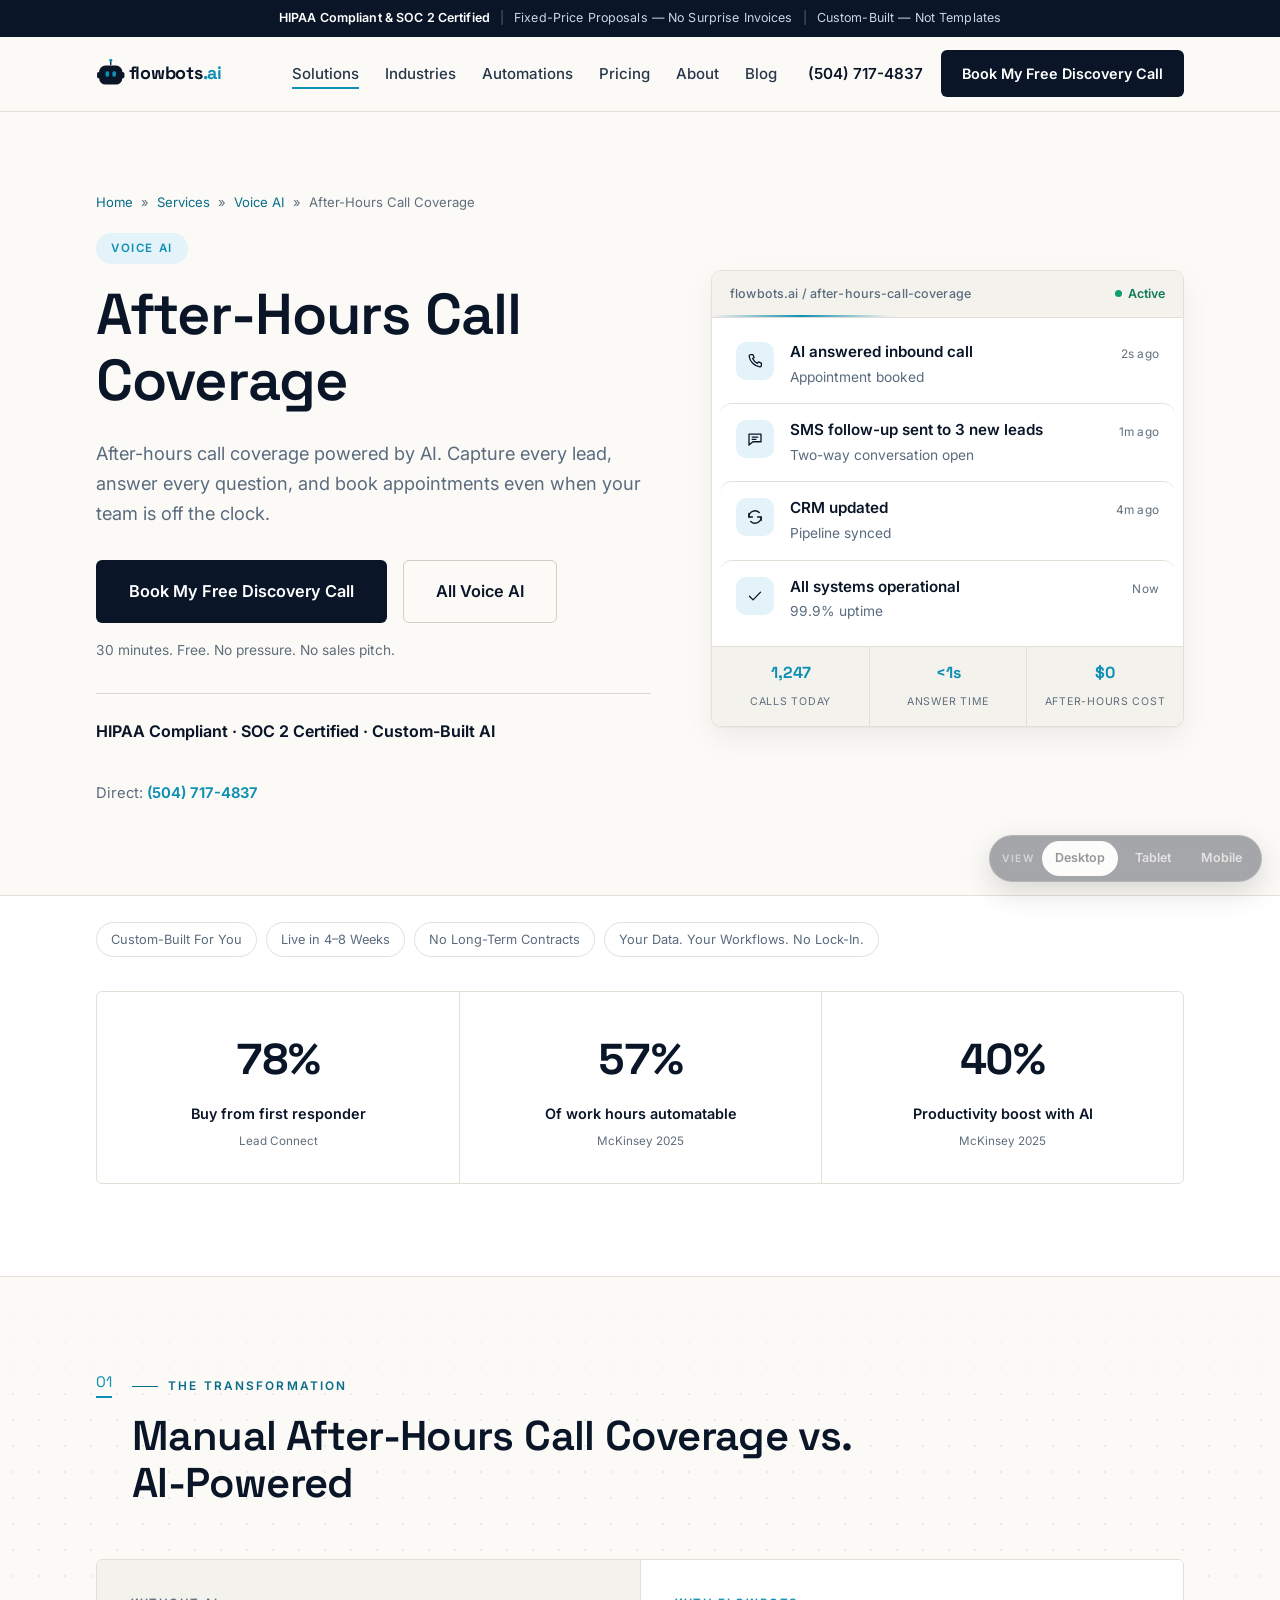
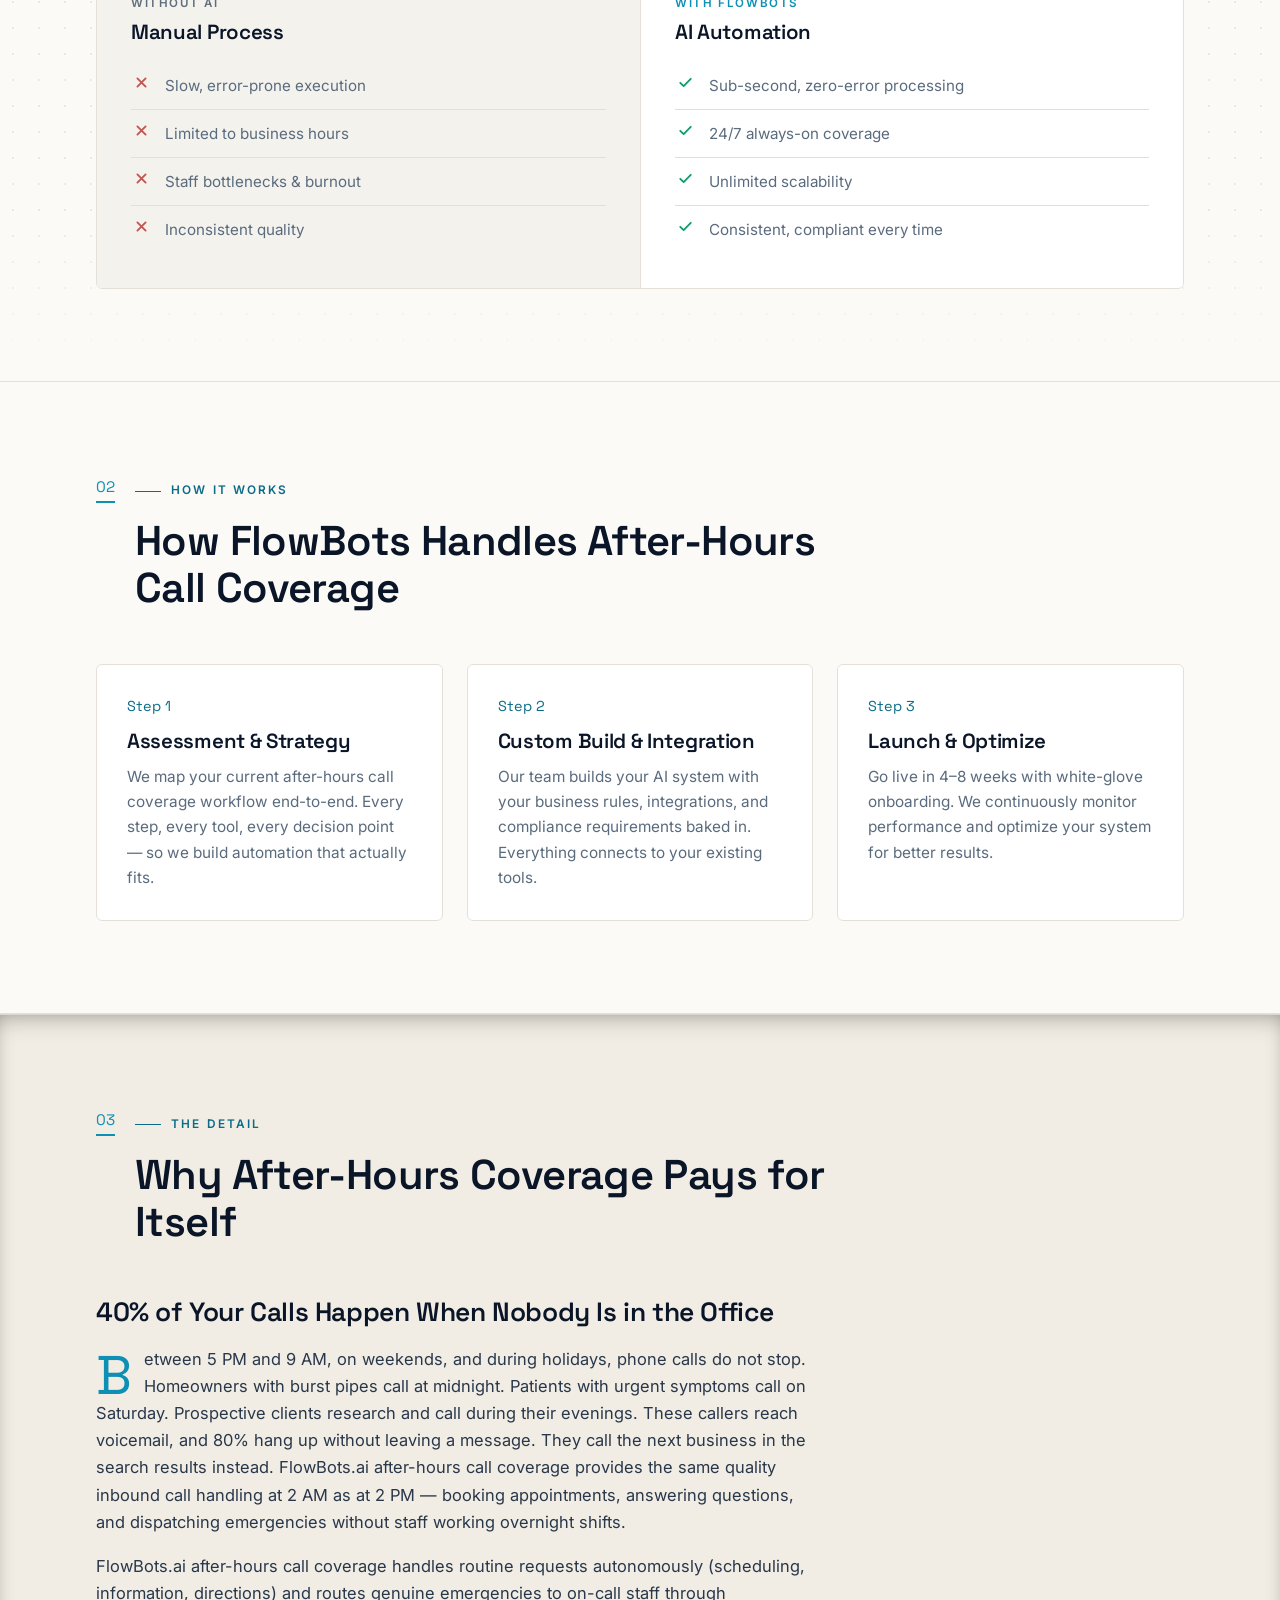
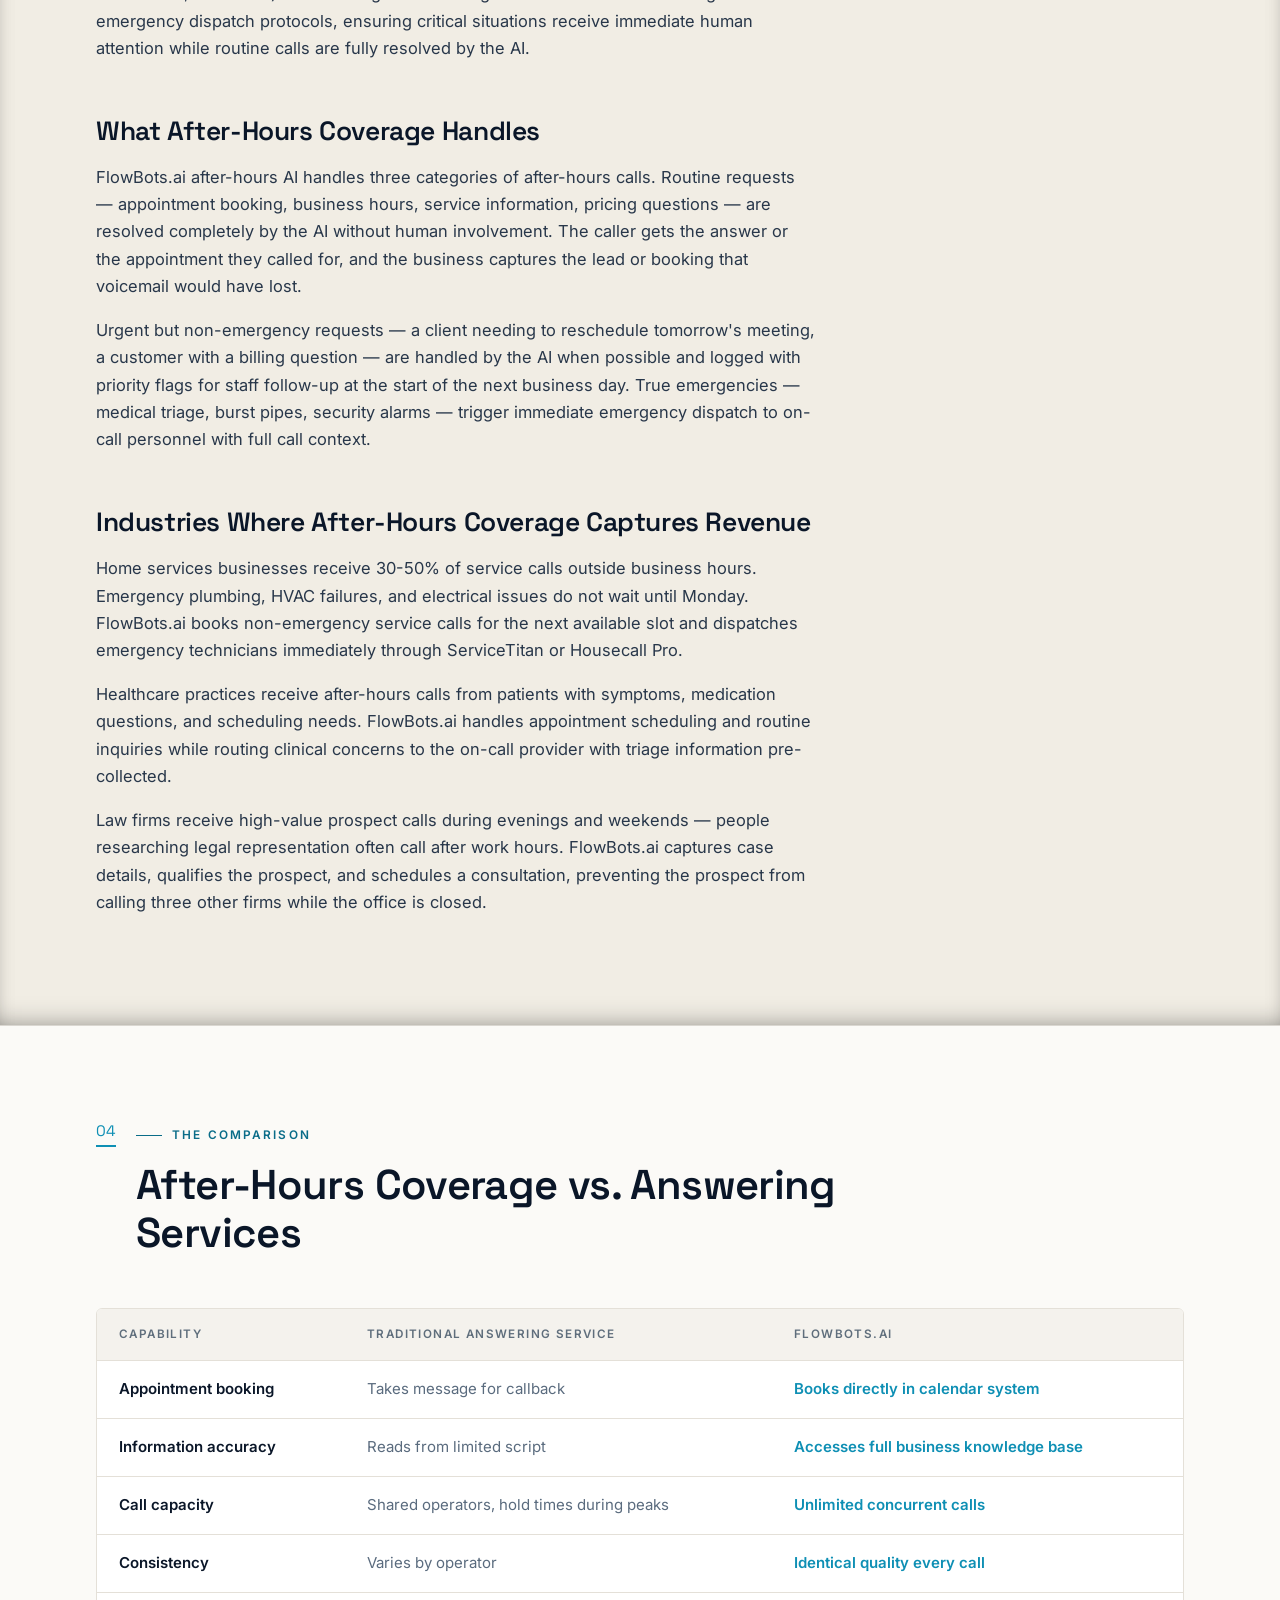
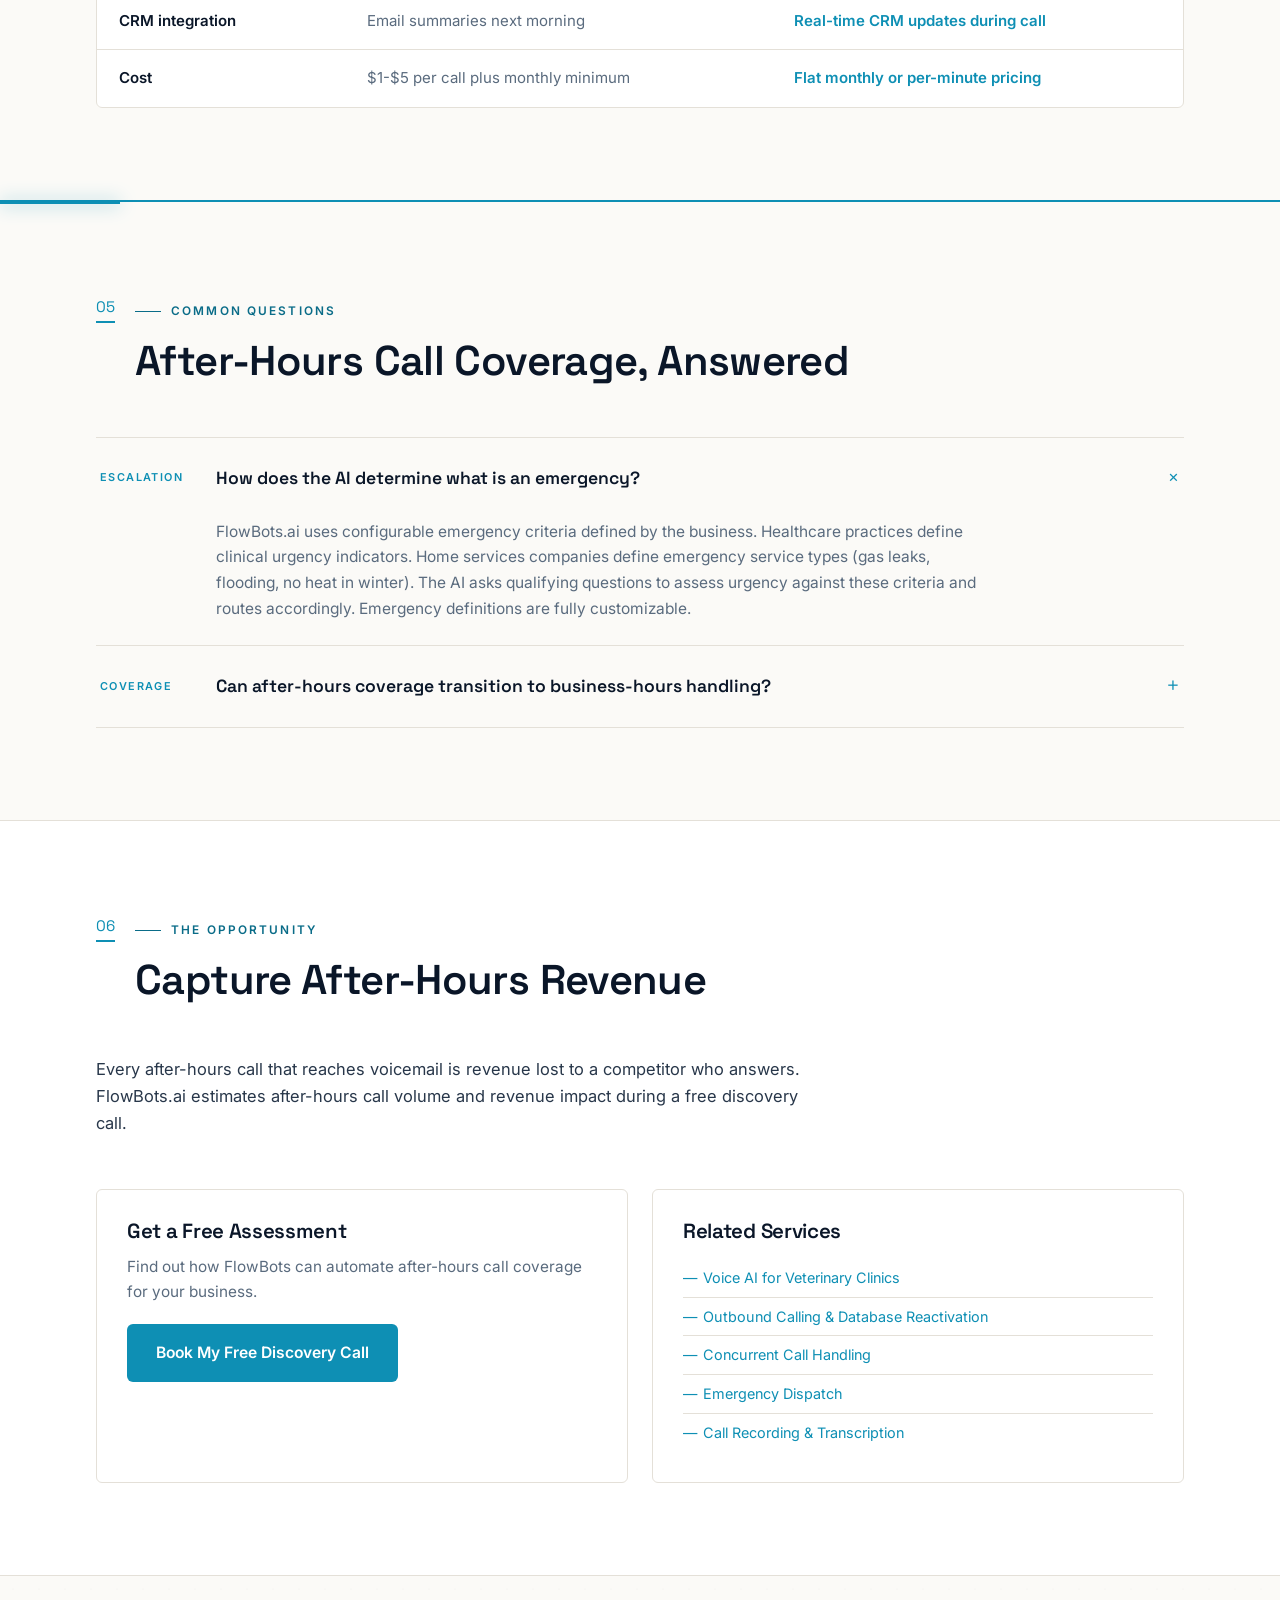
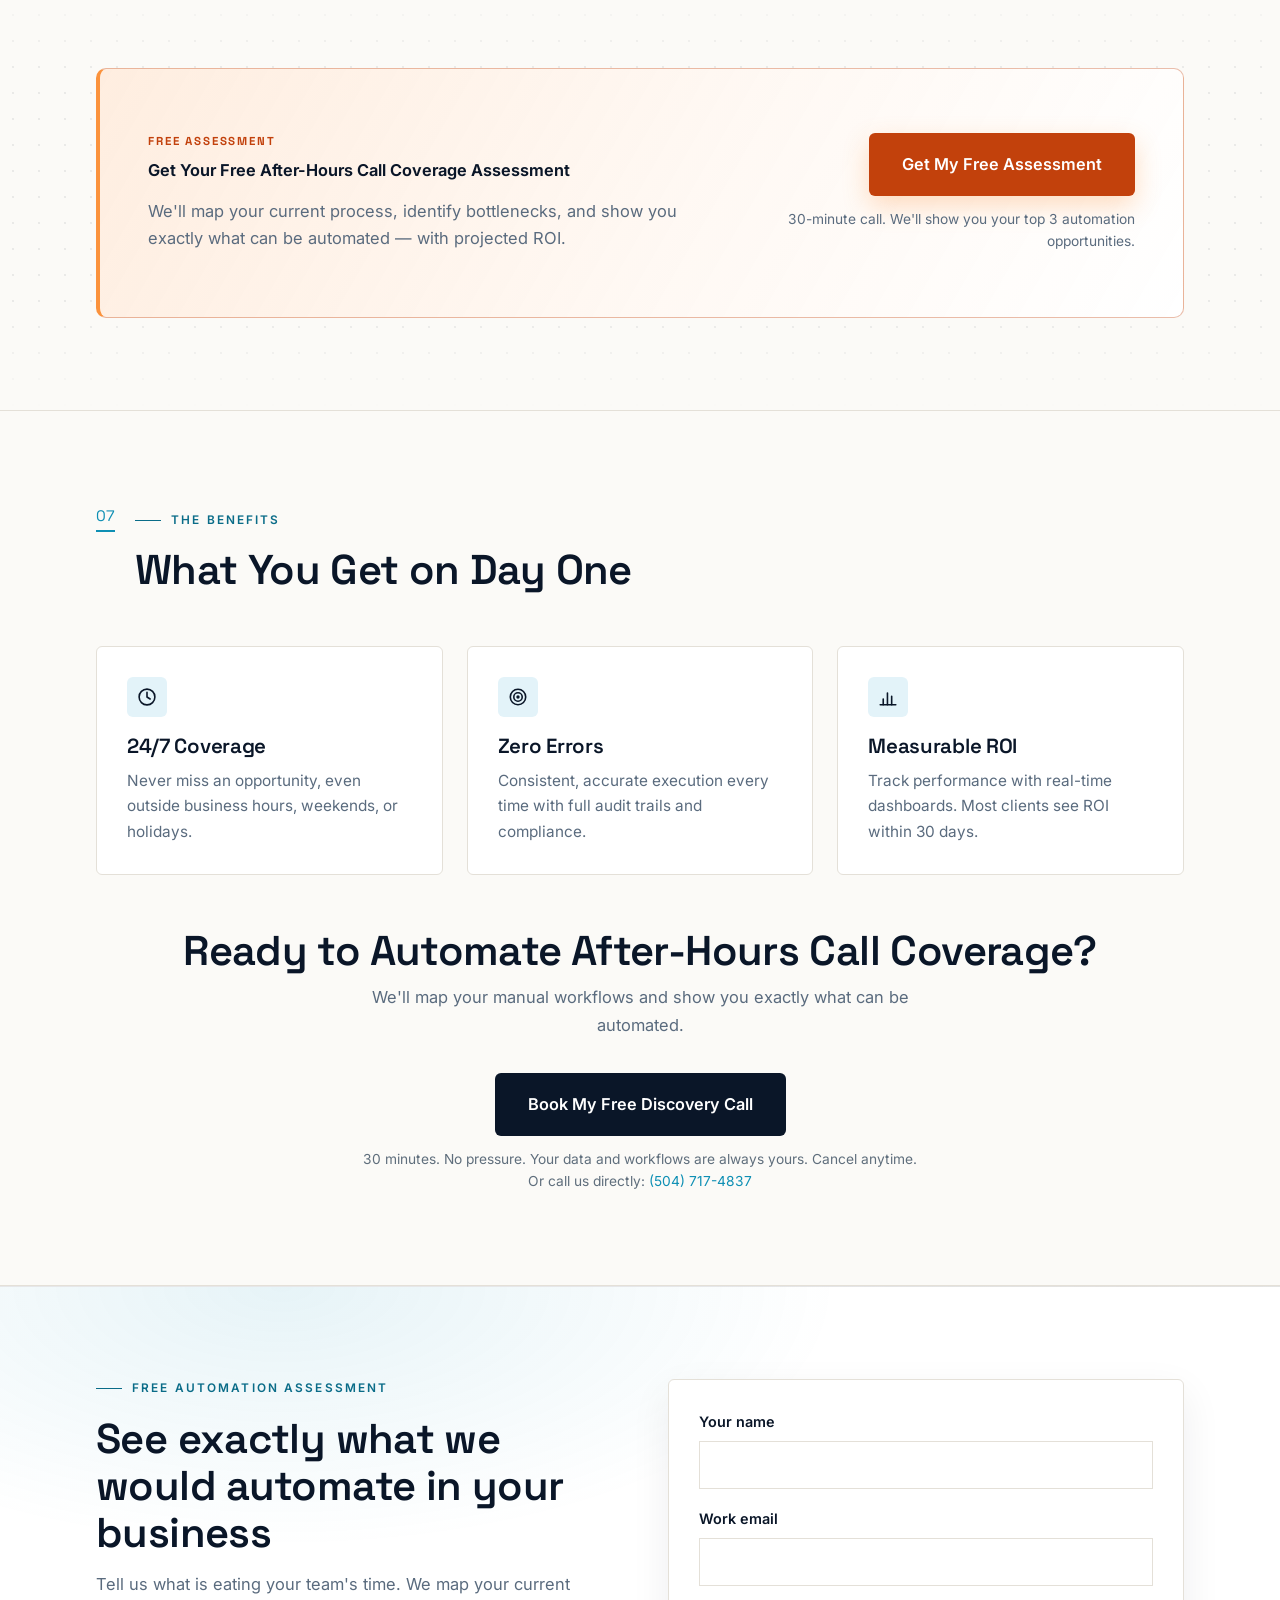
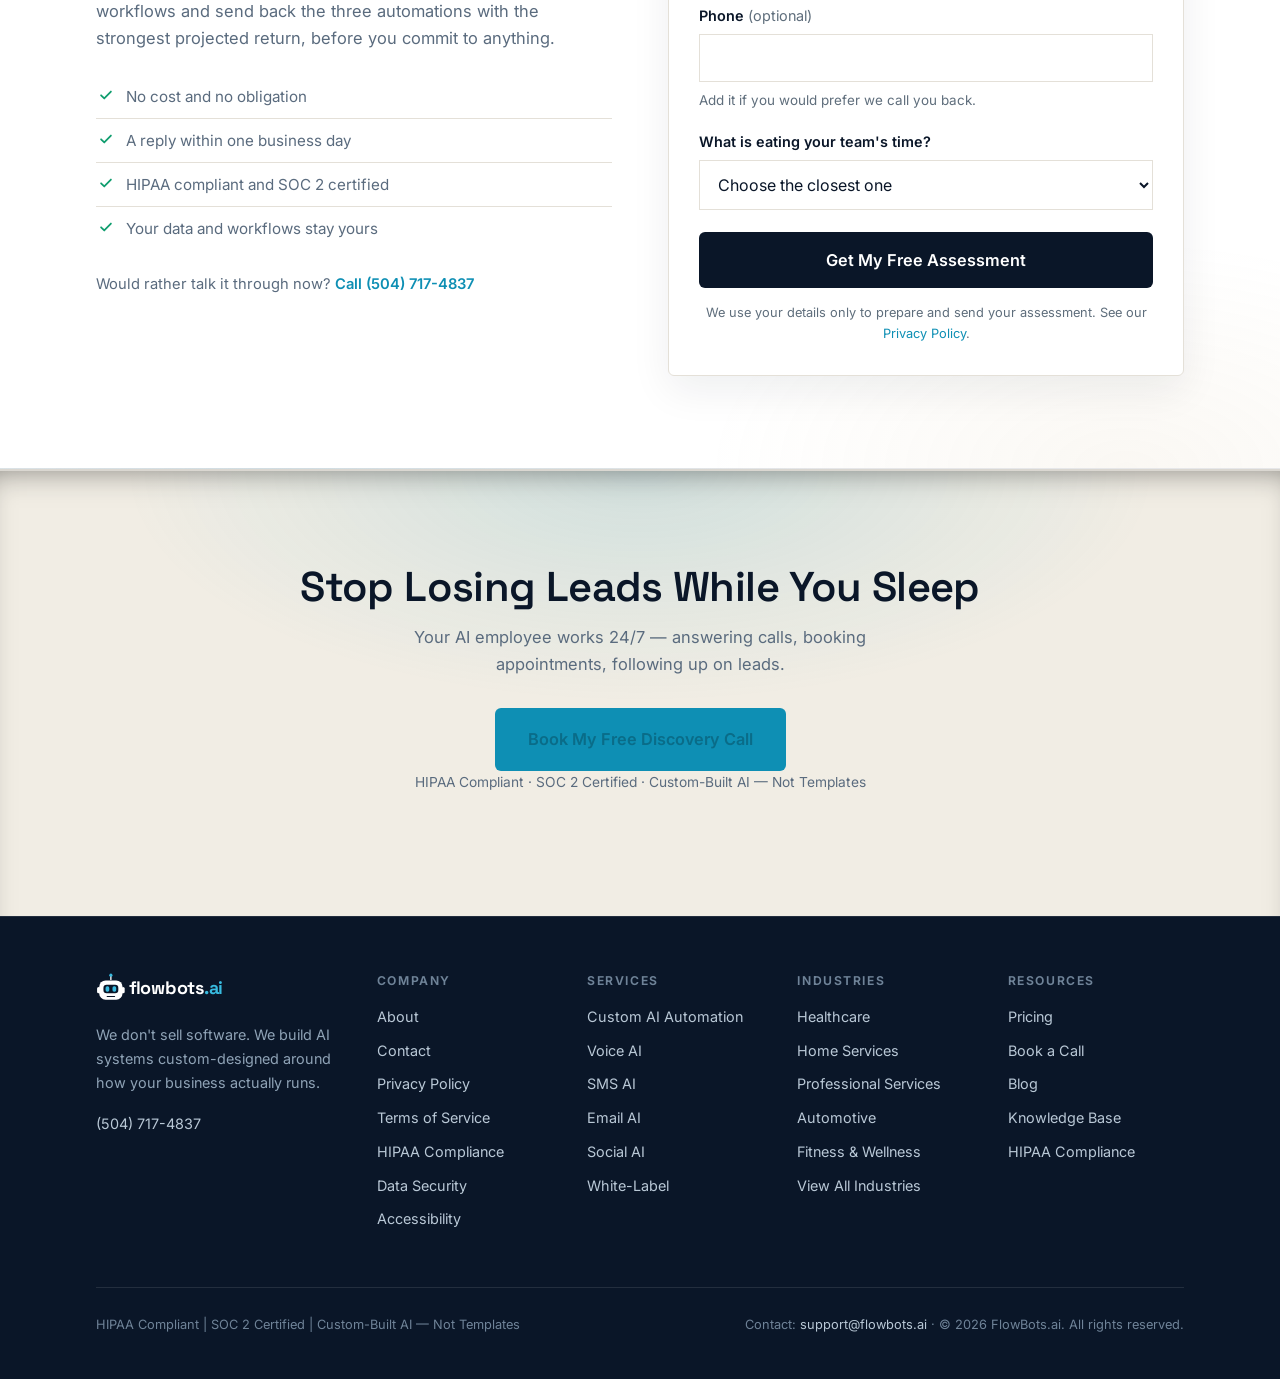
<file: solutions.html>
<!DOCTYPE html>
<html lang="en">
<head>
<meta charset="UTF-8">
<meta name="viewport" content="width=device-width, initial-scale=1.0">
<title>After-Hours Call Coverage | AI That Answers 24/7 — FlowBots.ai</title>
<meta name="description" content="After-hours call coverage powered by AI. Capture every lead, answer every question, and book appointments even when your team is off the clock.">
<link rel="preconnect" href="https://fonts.googleapis.com">
<link rel="preconnect" href="https://fonts.gstatic.com" crossorigin>
<link href="https://fonts.googleapis.com/css2?family=Space+Grotesk:wght@500;600;700&family=Inter:wght@400;500;600&display=swap" rel="stylesheet">
<link rel="stylesheet" href="style.css?v=28">
<script>/* These are the animated designs: motion is on unless a URL explicitly
   asks for ?motion=off. A production build should restore respect for
   prefers-reduced-motion; this is a review prototype. */
try{if(!/[?&]motion=off/.test(location.search))document.documentElement.classList.add('motion-on');}catch(e){}</script>
</head>
<body>
<svg class="icon-sprite" aria-hidden="true" focusable="false" style="position:absolute;width:0;height:0;overflow:hidden"><defs><symbol id="i-phone" viewBox="0 0 24 24"><path d="M6.2 3.5h3.1l1.5 3.9-2 1.4a12.4 12.4 0 0 0 6.4 6.4l1.4-2 3.9 1.5v3.1a2 2 0 0 1-2.2 2A16.6 16.6 0 0 1 4.2 5.7a2 2 0 0 1 2-2.2Z"/></symbol><symbol id="i-message" viewBox="0 0 24 24"><path d="M4 5.5h16v10.2H9.2L4 20V5.5Z"/><path d="M8.2 9.4h7.6M8.2 12.4h5"/></symbol><symbol id="i-shield" viewBox="0 0 24 24"><path d="M12 3.2 19 6v5.1c0 4.5-2.9 8-7 9.7-4.1-1.7-7-5.2-7-9.7V6l7-2.8Z"/><path d="M9.2 11.8 11.3 14l3.5-3.7"/></symbol><symbol id="i-plug" viewBox="0 0 24 24"><path d="M9 3.2v4.4M15 3.2v4.4M6.2 7.6h11.6v3.1a5.8 5.8 0 0 1-11.6 0V7.6ZM12 16.5v4.3"/></symbol><symbol id="i-gear" viewBox="0 0 24 24"><circle cx="12" cy="12" r="3.1"/><path d="M12 3.2v2.4M12 18.4v2.4M5.8 5.8l1.7 1.7M16.5 16.5l1.7 1.7M3.2 12h2.4M18.4 12h2.4M5.8 18.2l1.7-1.7M16.5 7.5l1.7-1.7"/></symbol><symbol id="i-chart" viewBox="0 0 24 24"><path d="M3.5 20.4h17"/><path d="M6.8 20.4v-6.2M11.4 20.4V7.6M16 20.4v-9.2"/></symbol><symbol id="i-sync" viewBox="0 0 24 24"><path d="M20.2 12a8.2 8.2 0 0 1-13.9 5.9M3.8 12A8.2 8.2 0 0 1 17.7 6.1"/><path d="M3.8 7.2V12h4.8M20.2 16.8V12h-4.8"/></symbol><symbol id="i-folder" viewBox="0 0 24 24"><path d="M3.6 6.4h5.6l2 2.4h9.2v10.8H3.6V6.4Z"/><path d="M3.6 11.6h16.8"/></symbol><symbol id="i-puzzle" viewBox="0 0 24 24"><path d="M9.4 4.2h5.2v2.3a1.7 1.7 0 1 0 3.4 0V4.2h1.8v5.2h-2.3a1.7 1.7 0 1 0 0 3.4h2.3v6.9H4.2v-6.9h2.3a1.7 1.7 0 1 0 0-3.4H4.2V4.2h5.2Z"/></symbol><symbol id="i-bolt" viewBox="0 0 24 24"><path d="M13.4 2.6 4.8 13.5h5.9l-1.1 7.9 8.6-10.9h-5.9l1.1-7.9Z"/></symbol><symbol id="i-lock" viewBox="0 0 24 24"><rect x="4.8" y="10.6" width="14.4" height="9.6" rx="2"/><path d="M8.2 10.6V7.9a3.8 3.8 0 0 1 7.6 0v2.7"/></symbol><symbol id="i-unlock" viewBox="0 0 24 24"><rect x="4.8" y="10.6" width="14.4" height="9.6" rx="2"/><path d="M8.2 10.6V7.9a3.8 3.8 0 0 1 7.1-1.9"/></symbol><symbol id="i-document" viewBox="0 0 24 24"><path d="M6.2 3.4h7.4l4.2 4.2v13H6.2V3.4Z"/><path d="M13.6 3.4v4.2h4.2M9.2 12.4h5.6M9.2 15.8h5.6"/></symbol><symbol id="i-flask" viewBox="0 0 24 24"><path d="M9.4 3.4v6.1L4.6 18a2 2 0 0 0 1.7 3h11.4a2 2 0 0 0 1.7-3l-4.8-8.5V3.4"/><path d="M8.2 3.4h7.6M7.4 14.2h9.2"/></symbol><symbol id="i-trending" viewBox="0 0 24 24"><path d="M3.4 16.8 9.2 11l3.7 3.7 7.7-7.7"/><path d="M15.4 7h5.2v5.2"/></symbol><symbol id="i-users" viewBox="0 0 24 24"><circle cx="9.2" cy="8.4" r="3.2"/><path d="M3.6 19.6a5.6 5.6 0 0 1 11.2 0"/><path d="M16.2 6.2a3 3 0 0 1 0 5.9M17.4 14.6a5 5 0 0 1 3.2 4.6"/></symbol><symbol id="i-bot" viewBox="0 0 24 24"><rect x="4.4" y="8.2" width="15.2" height="10.6" rx="3"/><path d="M12 4.2v4M9.4 12.6v1.8M14.6 12.6v1.8M2.6 12.4v3M21.4 12.4v3"/><circle cx="12" cy="3.2" r="1.2"/></symbol><symbol id="i-tools" viewBox="0 0 24 24"><path d="M14.8 6.4a3.8 3.8 0 0 0 5 5l-9.6 9.6a2.2 2.2 0 0 1-3.1-3.1l9.6-9.6a3.8 3.8 0 0 0-5-5"/></symbol><symbol id="i-receipt" viewBox="0 0 24 24"><path d="M6 3.4h12v17.2l-3-1.9-3 1.9-3-1.9-3 1.9V3.4Z"/><path d="M9 8.4h6M9 12.2h6"/></symbol><symbol id="i-star" viewBox="0 0 24 24"><path d="m12 3.4 2.7 5.5 6 .9-4.3 4.2 1 6-5.4-2.8-5.4 2.8 1-6L3.3 9.8l6-.9L12 3.4Z"/></symbol><symbol id="i-mic" viewBox="0 0 24 24"><rect x="9.2" y="2.6" width="5.6" height="10.8" rx="2.8"/><path d="M5.4 11.6a6.6 6.6 0 0 0 13.2 0M12 18.2v3.2"/></symbol><symbol id="i-repeat" viewBox="0 0 24 24"><path d="M4.2 9.4a4 4 0 0 1 4-4h11.6M19.8 14.6a4 4 0 0 1-4 4H4.2"/><path d="M16.6 2.4 19.8 5.4l-3.2 3M7.4 15.6 4.2 18.6l3.2 3"/></symbol><symbol id="i-cpu" viewBox="0 0 24 24"><rect x="7.6" y="7.6" width="8.8" height="8.8" rx="1.6"/><path d="M10.6 2.8v4.8M13.4 2.8v4.8M10.6 16.4v4.8M13.4 16.4v4.8M2.8 10.6h4.8M2.8 13.4h4.8M16.4 10.6h4.8M16.4 13.4h4.8"/></symbol><symbol id="i-calendar" viewBox="0 0 24 24"><rect x="3.8" y="5.4" width="16.4" height="15" rx="2"/><path d="M8.2 2.8v4.4M15.8 2.8v4.4M3.8 10.4h16.4"/></symbol><symbol id="i-card" viewBox="0 0 24 24"><rect x="2.8" y="5.2" width="18.4" height="13.6" rx="2.2"/><path d="M2.8 10h18.4M6.4 14.6h3.4"/></symbol><symbol id="i-ruler" viewBox="0 0 24 24"><path d="m3.4 15.4 12-12 5.2 5.2-12 12-5.2-5.2Z"/><path d="m7.4 11.4 2 2M10.6 8.2l2 2M13.8 5 15.8 7"/></symbol><symbol id="i-clock" viewBox="0 0 24 24"><circle cx="12" cy="12" r="8.6"/><path d="M12 6.8V12l3.4 2.2"/></symbol><symbol id="i-search" viewBox="0 0 24 24"><circle cx="10.8" cy="10.8" r="6.8"/><path d="m16 16 4.6 4.6"/></symbol><symbol id="i-graduation" viewBox="0 0 24 24"><path d="M2.8 8.6 12 4.2l9.2 4.4-9.2 4.4L2.8 8.6Z"/><path d="M6.6 10.6v5.2c0 1.6 2.4 2.9 5.4 2.9s5.4-1.3 5.4-2.9v-5.2M20.4 9v5.4"/></symbol><symbol id="i-target" viewBox="0 0 24 24"><circle cx="12" cy="12" r="8.4"/><circle cx="12" cy="12" r="4.6"/><circle cx="12" cy="12" r="1"/></symbol><symbol id="i-home" viewBox="0 0 24 24"><path d="M3.8 10.8 12 3.8l8.2 7v9.4H3.8v-9.4Z"/><path d="M9.4 20.2v-5.6h5.2v5.6"/></symbol><symbol id="i-health" viewBox="0 0 24 24"><path d="M6.2 3.2v5.4a4.6 4.6 0 0 0 9.2 0V3.2"/><path d="M4.4 3.2h3.6M13.6 3.2h3.6M10.8 13a5.4 5.4 0 0 0 5.4 5.2 3.6 3.6 0 0 0 3.6-3.6v-1.2"/><circle cx="19.8" cy="11.4" r="2"/></symbol><symbol id="i-building" viewBox="0 0 24 24"><path d="M4.2 20.6V8.2L12 3.4l7.8 4.8v12.4"/><path d="M3 20.6h18M8 11.4h2.4M13.6 11.4H16M8 15.4h2.4M13.6 15.4H16"/></symbol><symbol id="i-check" viewBox="0 0 24 24"><path d="m4.6 12.4 4.8 4.8 10-10.4"/></symbol><symbol id="i-x" viewBox="0 0 24 24"><path d="M6.2 6.2l11.6 11.6M17.8 6.2 6.2 17.8"/></symbol><symbol id="i-menu" viewBox="0 0 24 24"><path d="M3.8 7h16.4M3.8 12h16.4M3.8 17h16.4"/></symbol><symbol id="i-arrow-down" viewBox="0 0 24 24"><path d="M12 4.2v14.6M6.4 13.4 12 19l5.6-5.6"/></symbol><symbol id="i-mail" viewBox="0 0 24 24"><rect x="3.2" y="5.2" width="17.6" height="13.6" rx="2"/><path d="m3.8 6.6 8.2 6 8.2-6"/></symbol><symbol id="i-route" viewBox="0 0 24 24"><circle cx="6" cy="6" r="2.6"/><circle cx="18" cy="18" r="2.6"/><path d="M8.6 6h5.8a3.6 3.6 0 0 1 0 7.2H9.6a3.6 3.6 0 0 0 0 7.2h.4"/></symbol></defs></svg>

<div class="topbar">
  <b>HIPAA Compliant &amp; SOC 2 Certified</b><span class="sep">|</span><span class="hide-m">Fixed-Price Proposals — No Surprise Invoices</span><span class="sep hide-m">|</span><span class="hide-m">Custom-Built — Not Templates</span>
</div>

<header class="site-header">
  <div class="wrap nav">
    <a class="brand" href="index.html" aria-label="FlowBots.ai home">
      <svg xmlns="http://www.w3.org/2000/svg" width="200" height="38" viewBox="0 0 320 60" role="img" aria-label="flowbots.ai"><g transform="translate(2 4)"><path stroke="#0A1628" stroke-linecap="round" stroke-width="2.5" d="M26 0v8"/><circle cx="26" r="3" fill="#0E8FB4"/><rect width="44" height="36" x="4" y="10" fill="#0A1628" rx="12" ry="12"/><rect width="6" height="12" y="22" fill="#0A1628" rx="3" ry="3"/><rect width="6" height="12" x="46" y="22" fill="#0A1628" rx="3" ry="3"/><rect width="28" height="16" x="12" y="18" fill="#0a1628" rx="6" ry="6"/><rect width="7" height="10" x="16" y="21" fill="#0E8FB4" rx="3" ry="3"/><rect width="7" height="10" x="29" y="21" fill="#0E8FB4" rx="3" ry="3"/><path stroke="#0a1628" stroke-linecap="round" stroke-width="2" d="M19 40h14"/></g><text x="62" y="40" fill="#0A1628" font-family="'Space Grotesk','DM Sans',Arial,sans-serif" font-size="34" font-weight="700" letter-spacing="-.5">flowbots<tspan fill="#0E8FB4">.ai</tspan></text></svg>
    </a>
    <ul class="nav-links">
      <li><a href="solutions.html" aria-current="page">Solutions</a></li>
      <li><a href="industries.html">Industries</a></li>
      <li><a href="automations.html">Automations</a></li>
      <li><a href="pricing.html">Pricing</a></li>
      <li><a href="about.html">About</a></li>
      <li><a href="blog.html">Blog</a></li>
    </ul>
    <div class="nav-cta">
      <a class="nav-phone" href="tel:+15047174837" data-track="tel-click">(504) 717-4837</a>
      <a class="btn btn-primary" href="https://www.flowbots.ai/book-call/" data-track="cta-book">Book My Free Discovery Call</a>
      <button class="nav-toggle" aria-expanded="false" aria-label="Open menu"><svg class="ico" aria-hidden="true"><use href="#i-menu"></use></svg></button>
    </div>
  </div>
  <nav class="mobile-menu" aria-label="Mobile">
    <a href="solutions.html">Solutions</a>
    <a href="industries.html">Industries</a>
    <a href="automations.html">Automations</a>
    <a href="pricing.html">Pricing</a>
    <a href="about.html">About</a>
    <a href="blog.html">Blog</a>
    <a href="tel:+15047174837" data-track="tel-click">(504) 717-4837</a>
  </nav>
</header>

<main>

<!-- ============ HERO ============ -->
<section class="hero">
  <div class="wrap hero-grid">
    <div>
      <p class="crumbs"><a href="index.html">Home</a><span class="sep">»</span><a href="solutions.html">Services</a><span class="sep">»</span><a href="solutions.html">Voice AI</a><span class="sep">»</span>After-Hours Call Coverage</p>
      <span class="chip">Voice AI</span>
      <h1>After-Hours Call Coverage</h1>
      <p class="lede">After-hours call coverage powered by AI. Capture every lead, answer every question, and book appointments even when your team is off the clock.</p>
      <div class="cta-row">
        <a class="btn btn-primary btn-lg" href="https://www.flowbots.ai/book-call/" data-track="cta-book">Book My Free Discovery Call</a>
        <a class="btn btn-ghost btn-lg" href="#">All Voice AI</a>
      </div>
      <p class="micro">30 minutes. Free. No pressure. No sales pitch.</p>
      <p class="hero-meta"><b>HIPAA Compliant · SOC 2 Certified · Custom-Built AI</b><br>Direct: <a href="tel:+15047174837" data-track="tel-click">(504) 717-4837</a></p>
    </div>

    <div>
      <div class="console" aria-label="After-hours call coverage dashboard (illustrative)">
        <div class="console-bar">
          <span class="addr">flowbots.ai / after-hours-call-coverage</span>
          <span class="live-flag">Active</span>
        </div>
        <div class="feed" data-feed>
          <div class="feed-item"><div class="feed-icon"><svg class="ico" aria-hidden="true"><use href="#i-phone"></use></svg></div><div><b>AI answered inbound call</b><span>Appointment booked</span></div><time>2s ago</time></div>
          <div class="feed-item"><div class="feed-icon"><svg class="ico" aria-hidden="true"><use href="#i-message"></use></svg></div><div><b>SMS follow-up sent to 3 new leads</b><span>Two-way conversation open</span></div><time>1m ago</time></div>
          <div class="feed-item"><div class="feed-icon"><svg class="ico" aria-hidden="true"><use href="#i-sync"></use></svg></div><div><b>CRM updated</b><span>Pipeline synced</span></div><time>4m ago</time></div>
          <div class="feed-item"><div class="feed-icon"><svg class="ico" aria-hidden="true"><use href="#i-check"></use></svg></div><div><b>All systems operational</b><span>99.9% uptime</span></div><time>Now</time></div>
        </div>
        <div class="console-foot" style="grid-template-columns:repeat(3,1fr)">
          <div><b>1,247</b><span>Calls today</span></div>
          <div><b>&lt;1s</b><span>Answer time</span></div>
          <div><b>$0</b><span>After-hours cost</span></div>
        </div>
      </div>
    </div>
  </div>
</section>

<!-- ============ TRUST CHIPS + STATS ============ -->
<section class="sec-panel" style="padding-top:0">
  <div class="wrap">
    <div class="chips reveal">
      <span>Custom-Built For You</span>
      <span>Live in 4–8 Weeks</span>
      <span>No Long-Term Contracts</span>
      <span>Your Data. Your Workflows. No Lock-In.</span>
    </div>
    <div class="stat-grid mt-3 reveal" style="grid-template-columns:repeat(auto-fit,minmax(160px,1fr))">
      <div class="stat"><b class="countup" data-target="78" data-suffix="%">0%</b><span class="stat-label">Buy from first responder</span><span class="stat-src">Lead Connect</span></div>
      <div class="stat"><b class="countup" data-target="57" data-suffix="%">0%</b><span class="stat-label">Of work hours automatable</span><span class="stat-src">McKinsey 2025</span></div>
      <div class="stat"><b class="countup" data-target="40" data-suffix="%">0%</b><span class="stat-label">Productivity boost with AI</span><span class="stat-src">McKinsey 2025</span></div>
    </div>
  </div>
</section>

<!-- ============ 01 · THE TRANSFORMATION ============ -->
<section class="sec-grid">
  <div class="wrap">
    <div class="num-head reveal">
      <span class="n">01</span>
      <div class="section-head" style="margin-bottom:0">
        <span class="eyebrow">The Transformation</span>
        <h2>Manual After-Hours Call Coverage vs. AI-Powered</h2>
      </div>
    </div>
    <div class="cmp reveal">
      <div class="cmp-col bad">
        <span class="cmp-tag">Without AI</span>
        <h3>Manual Process</h3>
        <ul>
          <li>Slow, error-prone execution</li>
          <li>Limited to business hours</li>
          <li>Staff bottlenecks &amp; burnout</li>
          <li>Inconsistent quality</li>
        </ul>
      </div>
      <div class="cmp-col good">
        <span class="cmp-tag">With FlowBots</span>
        <h3>AI Automation</h3>
        <ul>
          <li>Sub-second, zero-error processing</li>
          <li>24/7 always-on coverage</li>
          <li>Unlimited scalability</li>
          <li>Consistent, compliant every time</li>
        </ul>
      </div>
    </div>
  </div>
</section>

<!-- ============ 02 · HOW IT WORKS ============ -->
<section class="sec-wash">
  <div class="wrap">
    <div class="num-head reveal">
      <span class="n">02</span>
      <div class="section-head" style="margin-bottom:0">
        <span class="eyebrow">How It Works</span>
        <h2>How FlowBots Handles After-Hours Call Coverage</h2>
      </div>
    </div>
    <div class="grid-3">
      <div class="card reveal">
        <span class="card-num">Step 1</span>
        <h3>Assessment &amp; Strategy</h3>
        <p>We map your current after-hours call coverage workflow end-to-end. Every step, every tool, every decision point — so we build automation that actually fits.</p>
      </div>
      <div class="card reveal">
        <span class="card-num">Step 2</span>
        <h3>Custom Build &amp; Integration</h3>
        <p>Our team builds your AI system with your business rules, integrations, and compliance requirements baked in. Everything connects to your existing tools.</p>
      </div>
      <div class="card reveal">
        <span class="card-num">Step 3</span>
        <h3>Launch &amp; Optimize</h3>
        <p>Go live in 4–8 weeks with white-glove onboarding. We continuously monitor performance and optimize your system for better results.</p>
      </div>
    </div>
  </div>
</section>

<!-- ============ 03 · LONG-FORM ============ -->
<section class="sec-inset">
  <div class="wrap">
    <div class="num-head reveal">
      <span class="n">03</span>
      <div class="section-head" style="margin-bottom:0">
        <span class="eyebrow">The Detail</span>
        <h2>Why After-Hours Coverage Pays for Itself</h2>
      </div>
    </div>
    <div class="prose reveal">
      <h2>40% of Your Calls Happen When Nobody Is in the Office</h2>
      <p class="drop">Between 5 PM and 9 AM, on weekends, and during holidays, phone calls do not stop. Homeowners with burst pipes call at midnight. Patients with urgent symptoms call on Saturday. Prospective clients research and call during their evenings. These callers reach voicemail, and 80% hang up without leaving a message. They call the next business in the search results instead. FlowBots.ai after-hours call coverage provides the same quality inbound call handling at 2 AM as at 2 PM — booking appointments, answering questions, and dispatching emergencies without staff working overnight shifts.</p>
      <p>FlowBots.ai after-hours call coverage handles routine requests autonomously (scheduling, information, directions) and routes genuine emergencies to on-call staff through emergency dispatch protocols, ensuring critical situations receive immediate human attention while routine calls are fully resolved by the AI.</p>

      <h2>What After-Hours Coverage Handles</h2>
      <p>FlowBots.ai after-hours AI handles three categories of after-hours calls. Routine requests — appointment booking, business hours, service information, pricing questions — are resolved completely by the AI without human involvement. The caller gets the answer or the appointment they called for, and the business captures the lead or booking that voicemail would have lost.</p>
      <p>Urgent but non-emergency requests — a client needing to reschedule tomorrow's meeting, a customer with a billing question — are handled by the AI when possible and logged with priority flags for staff follow-up at the start of the next business day. True emergencies — medical triage, burst pipes, security alarms — trigger immediate emergency dispatch to on-call personnel with full call context.</p>

      <h2>Industries Where After-Hours Coverage Captures Revenue</h2>
      <p>Home services businesses receive 30-50% of service calls outside business hours. Emergency plumbing, HVAC failures, and electrical issues do not wait until Monday. FlowBots.ai books non-emergency service calls for the next available slot and dispatches emergency technicians immediately through ServiceTitan or Housecall Pro.</p>
      <p>Healthcare practices receive after-hours calls from patients with symptoms, medication questions, and scheduling needs. FlowBots.ai handles appointment scheduling and routine inquiries while routing clinical concerns to the on-call provider with triage information pre-collected.</p>
      <p>Law firms receive high-value prospect calls during evenings and weekends — people researching legal representation often call after work hours. FlowBots.ai captures case details, qualifies the prospect, and schedules a consultation, preventing the prospect from calling three other firms while the office is closed.</p>
    </div>
  </div>
</section>

<!-- ============ 04 · VS ANSWERING SERVICES ============ -->
<section>
  <div class="wrap">
    <div class="num-head reveal">
      <span class="n">04</span>
      <div class="section-head" style="margin-bottom:0">
        <span class="eyebrow">The Comparison</span>
        <h2>After-Hours Coverage vs. Answering Services</h2>
      </div>
    </div>
    <div class="table-wrap reveal">
      <table>
        <thead><tr><th scope="col">Capability</th><th scope="col">Traditional Answering Service</th><th scope="col">FlowBots.ai</th></tr></thead>
        <tbody>
          <tr><td>Appointment booking</td><td>Takes message for callback</td><td class="hl">Books directly in calendar system</td></tr>
          <tr><td>Information accuracy</td><td>Reads from limited script</td><td class="hl">Accesses full business knowledge base</td></tr>
          <tr><td>Call capacity</td><td>Shared operators, hold times during peaks</td><td class="hl">Unlimited concurrent calls</td></tr>
          <tr><td>Consistency</td><td>Varies by operator</td><td class="hl">Identical quality every call</td></tr>
          <tr><td>CRM integration</td><td>Email summaries next morning</td><td class="hl">Real-time CRM updates during call</td></tr>
          <tr><td>Cost</td><td>$1-$5 per call plus monthly minimum</td><td class="hl">Flat monthly or per-minute pricing</td></tr>
        </tbody>
      </table>
    </div>
  </div>
</section>

<!-- ============ 05 · FAQ ============ -->
<section class="sec-rule">
  <div class="wrap">
    <div class="num-head reveal">
      <span class="n">05</span>
      <div class="section-head" style="margin-bottom:0">
        <span class="eyebrow">Common Questions</span>
        <h2>After-Hours Call Coverage, Answered</h2>
      </div>
    </div>
    <div class="faq reveal">
      <details open>
        <summary><span class="q-tag">Escalation</span>How does the AI determine what is an emergency?</summary>
        <div class="faq-a">FlowBots.ai uses configurable emergency criteria defined by the business. Healthcare practices define clinical urgency indicators. Home services companies define emergency service types (gas leaks, flooding, no heat in winter). The AI asks qualifying questions to assess urgency against these criteria and routes accordingly. Emergency definitions are fully customizable.</div>
      </details>
      <details>
        <summary><span class="q-tag">Coverage</span>Can after-hours coverage transition to business-hours handling?</summary>
        <div class="faq-a">FlowBots.ai switches between after-hours and business-hours configurations automatically based on the business schedule. Some businesses use FlowBots.ai 24/7 with the same configuration. Others use different conversation flows for business hours (routing to staff when needed) versus after-hours (handling everything autonomously). The transition is automatic and configurable by day of week.</div>
      </details>
    </div>
  </div>
</section>

<!-- ============ 06 · CAPTURE REVENUE ============ -->
<section class="sec-panel">
  <div class="wrap">
    <div class="num-head reveal">
      <span class="n">06</span>
      <div class="section-head" style="margin-bottom:0">
        <span class="eyebrow">The Opportunity</span>
        <h2>Capture After-Hours Revenue</h2>
      </div>
    </div>
    <div class="prose reveal">
      <p>Every after-hours call that reaches voicemail is revenue lost to a competitor who answers. FlowBots.ai estimates after-hours call volume and revenue impact during a free discovery call.</p>
    </div>
    <div class="grid-2 mt-4">
      <div class="card reveal">
        <h3>Get a Free Assessment</h3>
        <p>Find out how FlowBots can automate after-hours call coverage for your business.</p>
        <p class="mt-2"><a class="btn btn-accent" href="https://www.flowbots.ai/book-call/" data-track="cta-book">Book My Free Discovery Call</a></p>
      </div>
      <div class="card reveal">
        <h3>Related Services</h3>
        <ul>
          <li><a href="#">Voice AI for Veterinary Clinics</a></li>
          <li><a href="#">Outbound Calling &amp; Database Reactivation</a></li>
          <li><a href="#">Concurrent Call Handling</a></li>
          <li><a href="#">Emergency Dispatch</a></li>
          <li><a href="#">Call Recording &amp; Transcription</a></li>
        </ul>
      </div>
    </div>
  </div>
</section>

<!-- ============ ASSESSMENT BAND ============ -->
<section class="sec-grid">
  <div class="wrap">
    <div class="band reveal">
      <div>
        <h4>Get Your Free After-Hours Call Coverage Assessment</h4>
        <p>We'll map your current process, identify bottlenecks, and show you exactly what can be automated — with projected ROI.</p>
      </div>
      <div class="cta-col">
        <a class="btn btn-accent btn-lg" href="#assessment" data-track="cta-assessment">Get My Free Assessment</a>
        <p class="micro">30-minute call. We'll show you your top 3 automation opportunities.</p>
      </div>
    </div>
  </div>
</section>

<!-- ============ 07 · BENEFITS ============ -->
<section class="sec-wash">
  <div class="wrap">
    <div class="num-head reveal">
      <span class="n">07</span>
      <div class="section-head" style="margin-bottom:0">
        <span class="eyebrow">The Benefits</span>
        <h2>What You Get on Day One</h2>
      </div>
    </div>
    <div class="grid-3">
      <div class="card reveal"><div class="card-icon"><svg class="ico" aria-hidden="true"><use href="#i-clock"></use></svg></div><h3>24/7 Coverage</h3><p>Never miss an opportunity, even outside business hours, weekends, or holidays.</p></div>
      <div class="card reveal"><div class="card-icon"><svg class="ico" aria-hidden="true"><use href="#i-target"></use></svg></div><h3>Zero Errors</h3><p>Consistent, accurate execution every time with full audit trails and compliance.</p></div>
      <div class="card reveal"><div class="card-icon"><svg class="ico" aria-hidden="true"><use href="#i-chart"></use></svg></div><h3>Measurable ROI</h3><p>Track performance with real-time dashboards. Most clients see ROI within 30 days.</p></div>
    </div>

    <div class="center mt-4 reveal">
      <h2>Ready to Automate After-Hours Call Coverage?</h2>
      <p class="muted mt-1" style="max-width:620px;margin-left:auto;margin-right:auto">We'll map your manual workflows and show you exactly what can be automated.</p>
      <p class="mt-3"><a class="btn btn-primary btn-lg" href="https://www.flowbots.ai/book-call/" data-track="cta-book">Book My Free Discovery Call</a></p>
      <p class="micro">30 minutes. No pressure. Your data and workflows are always yours. Cancel anytime.<br>Or call us directly: <a href="tel:+15047174837" data-track="tel-click">(504) 717-4837</a></p>
    </div>
  </div>
</section>


<section class="lead-section sec-feature" id="assessment">
  <div class="wrap lead-grid">
    <div class="lead-copy">
      <span class="eyebrow">Free Automation Assessment</span>
      <h2>See exactly what we would automate in your business</h2>
      <p>Tell us what is eating your team's time. We map your current workflows and send back the three automations with the strongest projected return, before you commit to anything.</p>
      <ul class="lead-assure">
        <li>No cost and no obligation</li>
        <li>A reply within one business day</li>
        <li>HIPAA compliant and SOC 2 certified</li>
        <li>Your data and workflows stay yours</li>
      </ul>
      <p class="lead-alt">Would rather talk it through now? <a href="tel:+15047174837" data-track="tel-click">Call (504) 717-4837</a></p>
    </div>

    <form class="lead-form" novalidate data-leadform>
      <div class="field">
        <label for="lf-name">Your name</label>
        <input id="lf-name" name="name" type="text" autocomplete="name" required aria-describedby="lf-name-err">
        <span class="field-err" id="lf-name-err" role="alert"></span>
      </div>
      <div class="field">
        <label for="lf-email">Work email</label>
        <input id="lf-email" name="email" type="email" autocomplete="email" inputmode="email" required aria-describedby="lf-email-err">
        <span class="field-err" id="lf-email-err" role="alert"></span>
      </div>
      <div class="field">
        <label for="lf-phone">Phone <span class="opt">(optional)</span></label>
        <input id="lf-phone" name="phone" type="tel" autocomplete="tel" inputmode="tel" aria-describedby="lf-phone-hint">
        <span class="field-hint" id="lf-phone-hint">Add it if you would prefer we call you back.</span>
      </div>
      <div class="field">
        <label for="lf-problem">What is eating your team's time?</label>
        <select id="lf-problem" name="problem" required aria-describedby="lf-problem-err">
          <option value="">Choose the closest one</option>
          <option>We are missing calls after hours</option>
          <option>Leads go cold before we follow up</option>
          <option>My team is buried in repetitive tasks</option>
          <option>We need to scale without hiring</option>
          <option>Something else</option>
        </select>
        <span class="field-err" id="lf-problem-err" role="alert"></span>
      </div>
      <button type="submit" class="btn btn-primary btn-lg lead-submit">Get My Free Assessment</button>
      <p class="lead-privacy">We use your details only to prepare and send your assessment. See our <a href="https://www.flowbots.ai/privacy-policy/">Privacy Policy</a>.</p>
    </form>

    <div class="lead-success" hidden role="status">
      <span class="lead-tick" aria-hidden="true">
        <svg class="ico" aria-hidden="true"><use href="#i-check"></use></svg>
      </span>
      <h3>Your assessment request is in</h3>
      <p>We will map your workflows and reply within one business day with the three automations we would build first, and what each is worth.</p>
      <p class="lead-alt">Need it sooner? <a href="tel:+15047174837" data-track="tel-click">Call (504) 717-4837</a></p>
    </div>
  </div>
</section>

<!-- ============ PRE-FOOTER CTA ============ -->
<section class="prefoot">
  <div class="wrap">
    <h2 class="reveal">Stop Losing Leads While You Sleep</h2>
    <p class="reveal">Your AI employee works 24/7 — answering calls, booking appointments, following up on leads.</p>
    <div class="reveal">
      <a class="btn btn-accent btn-lg" href="https://www.flowbots.ai/book-call/" data-track="cta-book">Book My Free Discovery Call</a>
      <p class="micro">HIPAA Compliant · SOC 2 Certified · Custom-Built AI — Not Templates</p>
    </div>
  </div>
</section>

</main>

<footer class="site-footer">
  <div class="wrap">
    <div class="footer-grid">
      <div>
        <svg xmlns="http://www.w3.org/2000/svg" width="170" height="32" viewBox="0 0 320 60" role="img" aria-label="flowbots.ai"><g transform="translate(2 4)"><path stroke="#fff" stroke-linecap="round" stroke-width="2.5" d="M26 0v8"/><circle cx="26" r="3" fill="#38badf"/><rect width="44" height="36" x="4" y="10" fill="#fff" rx="12" ry="12"/><rect width="6" height="12" y="22" fill="#fff" rx="3" ry="3"/><rect width="6" height="12" x="46" y="22" fill="#fff" rx="3" ry="3"/><rect width="28" height="16" x="12" y="18" fill="#0a1628" rx="6" ry="6"/><rect width="7" height="10" x="16" y="21" fill="#38badf" rx="3" ry="3"/><rect width="7" height="10" x="29" y="21" fill="#38badf" rx="3" ry="3"/><path stroke="#0a1628" stroke-linecap="round" stroke-width="2" d="M19 40h14"/></g><text x="62" y="40" fill="#fff" font-family="'Space Grotesk','DM Sans',Arial,sans-serif" font-size="34" font-weight="700" letter-spacing="-.5">flowbots<tspan fill="#38badf">.ai</tspan></text></svg>
        <p class="footer-tag">We don't sell software. We build AI systems custom-designed around how your business actually runs.</p>
        <p><a href="tel:+15047174837" data-track="tel-click">(504) 717-4837</a></p>
      </div>
      <div>
        <h4>Company</h4>
        <ul>
          <li><a href="about.html">About</a></li>
          <li><a href="https://www.flowbots.ai/contact/">Contact</a></li>
          <li><a href="https://www.flowbots.ai/privacy-policy/">Privacy Policy</a></li>
          <li><a href="https://www.flowbots.ai/terms-of-service/">Terms of Service</a></li>
          <li><a href="https://www.flowbots.ai/hipaa-compliance/">HIPAA Compliance</a></li>
          <li><a href="https://www.flowbots.ai/data-security/">Data Security</a></li>
          <li><a href="https://www.flowbots.ai/accessibility/">Accessibility</a></li>
        </ul>
      </div>
      <div>
        <h4>Services</h4>
        <ul>
          <li><a href="automations.html">Custom AI Automation</a></li>
          <li><a href="solutions.html">Voice AI</a></li>
          <li><a href="solutions.html">SMS AI</a></li>
          <li><a href="solutions.html">Email AI</a></li>
          <li><a href="solutions.html">Social AI</a></li>
          <li><a href="solutions.html">White-Label</a></li>
        </ul>
      </div>
      <div>
        <h4>Industries</h4>
        <ul>
          <li><a href="industries.html">Healthcare</a></li>
          <li><a href="industries.html">Home Services</a></li>
          <li><a href="industries.html">Professional Services</a></li>
          <li><a href="industries.html">Automotive</a></li>
          <li><a href="industries.html">Fitness &amp; Wellness</a></li>
          <li><a href="industries.html">View All Industries</a></li>
        </ul>
      </div>
      <div>
        <h4>Resources</h4>
        <ul>
          <li><a href="pricing.html">Pricing</a></li>
          <li><a href="https://www.flowbots.ai/book-call/" data-track="cta-book">Book a Call</a></li>
          <li><a href="blog.html">Blog</a></li>
          <li><a href="https://www.flowbots.ai/ai-automation-knowledge-base/">Knowledge Base</a></li>
          <li><a href="https://www.flowbots.ai/hipaa-compliance/">HIPAA Compliance</a></li>
        </ul>
      </div>
    </div>
    <div class="footer-bottom">
      <span>HIPAA Compliant | SOC 2 Certified | Custom-Built AI — Not Templates</span>
      <span>Contact: <a href="mailto:support@flowbots.ai">support@flowbots.ai</a> · © 2026 FlowBots.ai. All rights reserved.</span>
    </div>
  </div>
</footer>

<div class="sticky-cta">
  <a class="btn btn-ghost" href="tel:+15047174837">Call Us</a>
  <a class="btn btn-primary" href="https://www.flowbots.ai/book-call/" data-track="cta-book">Book Free Call</a>
</div>


<button type="button" class="to-top" aria-label="Back to top" hidden><svg class="ico" aria-hidden="true"><use href="#i-arrow-down"></use></svg></button>
<!-- review control: device preview. Not part of the design. -->
<div class="rv-device" role="group" aria-label="Device preview">
  <span class="rv-label">View</span>
  <button type="button" data-rv="desktop" aria-pressed="true">Desktop</button>
  <button type="button" data-rv="tablet" aria-pressed="false">Tablet</button>
  <button type="button" data-rv="mobile" aria-pressed="false">Mobile</button>
</div>
<script>
(function(){
  /* Device preview needs a real viewport, not a narrowed container: CSS media
     queries answer to the viewport, so shrinking the page would show the
     desktop layout at a small width. Tablet and mobile therefore hand off to
     preview.html, which frames this same page in an iframe. */
  var bar = document.querySelector('.rv-device');
  if (!bar) return;
  var page = location.pathname.split('/').pop() || 'index.html';
  bar.addEventListener('click', function(e){
    var b = e.target.closest('[data-rv]');
    if (!b) return;
    var d = b.getAttribute('data-rv');
    if (d === 'desktop') return;
    location.href = 'preview.html?page=' + encodeURIComponent(page) + '&device=' + d;
  });
})();
</script>

<script src="app.js?v=28"></script>
</body>
</html>
</file>
<file: style.css>
/* ============================================================
   FlowBots.ai — Direction 2 "Signal"
   Light editorial system. Warm paper ground, deep navy ink,
   cyan as a precision accent. Serif display + clean grotesk body.
   Calm, credible, high-trust — reads like a consultancy, not a
   SaaS landing page.
   ============================================================ */

:root{
  --check-mask:url("data:image/svg+xml,%3Csvg xmlns='http://www.w3.org/2000/svg' viewBox='0 0 24 24' fill='none' stroke='%23000' stroke-width='2.6' stroke-linecap='round' stroke-linejoin='round'%3E%3Cpath d='m4.6 12.4 4.8 4.8 10-10.4'/%3E%3C/svg%3E");
  --paper:#FBFAF7;
  --paper-2:#F4F2ED;
  --card:#FFFFFF;
  --ink:#0A1628;
  --ink-2:#28374A;
  --muted:#5A6B7E;
  --faint:#5F6E7C;
  --line:#E4E0D8;
  --line-2:#D2CEC4;
  --accent:#0E8FB4;
  --accent-deep:#0A1628;
  --accent-soft:#E3F3F9;
  --good:#0F9D6E;
  --warn:#B4711A;
  --radius:6px;
  --radius-lg:10px;
  --shadow:0 1px 2px rgba(10,22,40,.05),0 12px 28px rgba(10,22,40,.06);
  --font-display:"Space Grotesk",system-ui,sans-serif;
  --font-body:"Inter",system-ui,sans-serif;
  --wrap:1140px;
}

*{margin:0;padding:0;box-sizing:border-box}
html{scroll-behavior:smooth}
@media (prefers-reduced-motion:reduce){
  html:not(.motion-on){scroll-behavior:auto}
  html:not(.motion-on) *,html:not(.motion-on) *::before,html:not(.motion-on) *::after{animation-duration:.001s!important;animation-iteration-count:1!important;transition-duration:.001s!important}
}
body{
  font-family:var(--font-body);background:var(--paper);color:var(--ink);
  line-height:1.65;font-size:16.5px;-webkit-font-smoothing:antialiased;
}
img,svg{max-width:100%;display:block}
a{color:var(--accent);text-decoration:none}
a:hover{text-decoration:underline}
:focus-visible{outline:2px solid var(--accent);outline-offset:3px}

h1,h2,h3{font-family:var(--font-display);font-weight:600;line-height:1.14;letter-spacing:-.015em}
h4{font-family:var(--font-body);font-weight:650;line-height:1.3}
h1{font-size:clamp(2.3rem,5vw,3.6rem)}
h2{font-size:clamp(1.8rem,3.6vw,2.6rem)}
h3{font-size:1.28rem}
h4{font-size:1.02rem}
.accent{color:var(--accent)}
em.mark{font-style:italic;color:var(--accent)}

.wrap{max-width:var(--wrap);margin:0 auto;padding:0 26px}
section{padding:92px 0}
@media(max-width:720px){section{padding:62px 0}}
.tint{background:var(--paper-2)}
.rule-top{border-top:1px solid var(--line)}

.eyebrow{
  display:flex;align-items:center;gap:10px;font-size:.74rem;font-weight:600;
  letter-spacing:.18em;text-transform:uppercase;color:var(--accent);margin-bottom:16px;
}
.eyebrow::before{content:"";width:26px;height:1px;background:currentColor;flex:none}
.section-head{max-width:720px;margin-bottom:52px}
.section-head.center{margin-left:auto;margin-right:auto;text-align:center}
.section-head p{color:var(--muted);margin-top:16px;font-size:1.08rem}

/* numbered section marker — editorial device */
.num-head{display:flex;gap:20px;align-items:baseline;margin-bottom:52px}
.num-head .n{
  font-family:var(--font-display);font-size:.95rem;color:var(--accent);
  border-bottom:2px solid var(--accent);padding-bottom:2px;flex-shrink:0;
}

/* ---------- buttons ---------- */
.btn{
  display:inline-flex;align-items:center;justify-content:center;gap:9px;
  font-family:var(--font-body);font-weight:600;font-size:.98rem;
  padding:15px 28px;border-radius:var(--radius);border:1px solid transparent;
  cursor:pointer;transition:background .16s ease-out,border-color .16s ease-out,transform .16s ease-out;
  text-decoration:none!important;white-space:nowrap;
}
.btn-primary{background:var(--ink);color:#fff}
.btn-primary:hover{background:#16253c;transform:translateY(-1px)}
.btn-primary:active{transform:translateY(0)}
.btn-accent{background:var(--accent);color:#fff}
.btn-accent:hover{background:#0b7c9d;transform:translateY(-1px)}
.btn-ghost{border-color:var(--line-2);color:var(--ink);background:transparent}
.btn-ghost:hover{border-color:var(--ink);background:#fff}
.btn-lg{padding:17px 32px;font-size:1.02rem}
.micro{font-size:.86rem;color:var(--faint);margin-top:12px}
.cta-row{display:flex;gap:13px;flex-wrap:wrap;align-items:center}

/* ---------- topbar / header ---------- */
.topbar{
  background:var(--ink);color:#C9D6E2;font-size:.78rem;
  padding:8px 0;text-align:center;letter-spacing:.01em;
}
.topbar b{color:#fff;font-weight:600}
.topbar .sep{margin:0 10px;opacity:.4}
@media(max-width:900px){.topbar .hide-m{display:none}}

.site-header{
  position:sticky;top:0;z-index:60;background:rgba(251,250,247,.93);
  backdrop-filter:blur(12px);border-bottom:1px solid var(--line);
}
.nav{display:flex;align-items:center;gap:28px;height:74px}
.brand svg{height:32px;width:auto}
.nav-links{display:flex;gap:26px;list-style:none}
.nav-links a{color:var(--ink-2);font-size:.94rem;font-weight:500;text-decoration:none;position:relative;padding:4px 0}
.nav-links a::after{content:"";position:absolute;left:0;right:0;bottom:-2px;height:1.5px;background:var(--accent);transform:scaleX(0);transform-origin:left;transition:transform .18s ease-out}
.nav-links a:hover::after,.nav-links a[aria-current="page"]::after{transform:scaleX(1)}
.nav-cta{margin-left:auto;display:flex;align-items:center;gap:18px}
.nav-phone{color:var(--ink);font-weight:600;font-size:.95rem;text-decoration:none}
.nav-cta .btn{padding:11px 20px;font-size:.9rem}
.nav-toggle{display:none;background:none;border:1px solid var(--line-2);border-radius:5px;padding:8px 12px;font-size:1.1rem;cursor:pointer;color:var(--ink)}
@media(max-width:1020px){
  .nav-links,.nav-phone{display:none}
  .nav-toggle{display:block}
  .nav{justify-content:space-between}
  .nav-cta{margin-left:0}
}
/* Below 820px the sticky bar carries the primary CTA, so the header button
   is dropped — at 375px it overflowed the viewport alongside the toggle. */
@media(max-width:820px){
  .nav-cta .btn{display:none}
}
.mobile-menu{display:none;border-top:1px solid var(--line);background:var(--card)}
.mobile-menu.open{display:block}
.mobile-menu a{display:block;padding:15px 26px;color:var(--ink);border-bottom:1px solid var(--line);font-weight:500;text-decoration:none}

/* ---------- hero ---------- */
.hero{padding:80px 0 90px;background:var(--paper);position:relative;overflow:hidden}
.hero-grid{display:grid;grid-template-columns:1.08fr .92fr;gap:60px;align-items:center}
@media(max-width:980px){.hero-grid{grid-template-columns:1fr;gap:44px}}
.hero h1{margin-bottom:22px}
.hero .lede{color:var(--muted);font-size:1.14rem;max-width:560px;margin-bottom:30px}
.hero-meta{margin-top:30px;padding-top:24px;border-top:1px solid var(--line);font-size:.88rem;color:var(--muted)}
.hero-meta b{color:var(--ink);font-weight:600}

/* editorial stat rail */
.rail{display:grid;grid-template-columns:repeat(3,1fr);gap:0;border:1px solid var(--line);background:var(--card);border-radius:var(--radius)}
.rail div{padding:22px 18px;border-left:1px solid var(--line);text-align:center}
.rail div:first-child{border-left:0}
.rail b{display:block;font-family:var(--font-display);font-size:1.7rem;color:var(--ink)}
.rail span{font-size:.76rem;color:var(--muted);display:block;margin-top:4px}

/* console card (lighter treatment than D1) */
.console{
  background:var(--card);border:1px solid var(--line);border-radius:var(--radius-lg);
  box-shadow:var(--shadow);overflow:hidden;
}
.console-bar{
  display:flex;align-items:center;gap:10px;padding:13px 18px;
  border-bottom:1px solid var(--line);background:var(--paper-2);
  font-size:.78rem;color:var(--muted);font-weight:500;
}
.console-bar .addr{letter-spacing:.01em}
.live-flag{margin-left:auto;display:inline-flex;align-items:center;gap:6px;color:var(--good);font-weight:600}
html.motion-on .live-flag::before{content:"";width:7px;height:7px;border-radius:50%;background:var(--good);animation:pulse 1.7s ease-in-out infinite}
@keyframes pulse{0%,100%{opacity:1}50%{opacity:.3}}
.feed{padding:6px 10px;min-height:284px}
.feed-item{opacity:1;transform:none}
.feed-item:first-child{border-top:0}
@keyframes feedin{to{opacity:1;transform:none}}
.feed-icon{
  width:32px;height:32px;flex-shrink:0;border-radius:50%;
  background:var(--accent-soft);display:flex;align-items:center;justify-content:center;font-size:.9rem;
}
.feed-item b{display:block;font-size:.9rem;font-weight:600}
.feed-item span{font-size:.82rem;color:var(--muted)}
.feed-item time{margin-left:auto;font-size:.72rem;color:var(--faint);white-space:nowrap;padding-top:3px}
.console-foot{display:grid;grid-template-columns:repeat(4,1fr);border-top:1px solid var(--line);background:var(--paper-2)}
.console-foot div{padding:13px 6px;text-align:center;border-left:1px solid var(--line)}
.console-foot div:first-child{border-left:0}
.console-foot b{display:block;font-family:var(--font-display);font-size:1rem;color:var(--accent)}
.console-foot span{font-size:.66rem;color:var(--faint);text-transform:uppercase;letter-spacing:.07em}

/* ---------- value strip ---------- */
.value-strip{background:var(--ink);color:#DCE6EF;padding:0}
.value-grid{display:grid;grid-template-columns:repeat(4,1fr)}
@media(max-width:980px){.value-grid{grid-template-columns:repeat(2,1fr)}}
@media(max-width:560px){.value-grid{grid-template-columns:1fr}}
.value-cell{padding:30px 26px;border-left:1px solid rgba(255,255,255,.09)}
.value-cell:first-child{border-left:0}
.value-cell h3{font-size:1.05rem;color:#fff;margin-bottom:6px}
.value-cell p{font-size:.88rem;color:#9FB2C4}

/* ---------- cards ---------- */
.grid-2{display:grid;grid-template-columns:repeat(2,1fr);gap:24px}
.grid-3{display:grid;grid-template-columns:repeat(3,1fr);gap:24px}
.grid-4{display:grid;grid-template-columns:repeat(4,1fr);gap:24px}
@media(max-width:980px){.grid-3,.grid-4{grid-template-columns:repeat(2,1fr)}}
@media(max-width:640px){.grid-2,.grid-3,.grid-4{grid-template-columns:1fr}}

.card{
  background:var(--card);border:1px solid var(--line);border-radius:var(--radius);
  padding:30px;transition:border-color .18s ease-out,box-shadow .18s ease-out;
}
.card:hover{border-color:var(--line-2);box-shadow:var(--shadow)}
.card h3{margin-bottom:10px}
.card p{color:var(--muted);font-size:.96rem}
.card ul{list-style:none;margin-top:15px}
.card li{font-size:.9rem;color:var(--muted);padding:7px 0 7px 20px;position:relative;border-top:1px solid var(--line)}
.card li:first-child{border-top:0}
.card li::before{content:"—";position:absolute;left:0;color:var(--accent)}
.card-icon{
  width:40px;height:40px;border-radius:var(--radius);margin-bottom:18px;
  background:var(--accent-soft);display:flex;align-items:center;justify-content:center;font-size:1.15rem;
}
.card-num{
  font-family:var(--font-display);font-size:.9rem;color:var(--accent);
  display:block;margin-bottom:12px;
}

/* ---------- stats ---------- */
.stat-grid{display:grid;grid-template-columns:repeat(4,1fr);gap:0;border:1px solid var(--line);border-radius:var(--radius);background:var(--card);overflow:hidden}
@media(max-width:900px){.stat-grid{grid-template-columns:repeat(2,1fr)}}
.stat{padding:32px 22px;text-align:center;border-left:1px solid var(--line)}
.stat:first-child{border-left:0}
@media(max-width:900px){.stat:nth-child(3){border-left:0}.stat:nth-child(n+3){border-top:1px solid var(--line)}}
.stat b{display:block;font-family:var(--font-display);font-size:clamp(2rem,4vw,2.7rem);color:var(--ink);letter-spacing:-.02em}
.stat .stat-label{display:block;font-size:.9rem;font-weight:600;margin-top:6px}
.stat .stat-src{display:block;font-size:.73rem;color:var(--faint);margin-top:6px}

.stat-detail{background:var(--card);border:1px solid var(--line);border-radius:var(--radius);padding:26px}
.stat-detail .tag{font-size:.72rem;color:var(--accent);text-transform:uppercase;letter-spacing:.13em;font-weight:600;display:block;margin-bottom:12px}
.stat-detail b.n{font-family:var(--font-display);font-size:2rem;color:var(--ink);display:block}
.stat-detail h4{margin:10px 0 8px}
.stat-detail p{font-size:.9rem;color:var(--muted)}
.stat-detail .src{font-size:.73rem;color:var(--faint);margin-top:12px;display:block}

/* ---------- comparison ---------- */
.cmp{display:grid;grid-template-columns:1fr 1fr;gap:0;border:1px solid var(--line);border-radius:var(--radius);overflow:hidden;background:var(--card)}
@media(max-width:820px){.cmp{grid-template-columns:1fr}}
.cmp-col{padding:34px}
.cmp-col.bad{background:var(--paper-2)}
.cmp-col.good{background:var(--card);border-left:1px solid var(--line)}
@media(max-width:820px){.cmp-col.good{border-left:0;border-top:1px solid var(--line)}}
.cmp-tag{font-size:.72rem;text-transform:uppercase;letter-spacing:.14em;font-weight:600;display:block;margin-bottom:8px}
.cmp-col.bad .cmp-tag{color:var(--faint)}
.cmp-col.good .cmp-tag{color:var(--accent)}
.cmp-col ul{list-style:none;margin-top:18px}
.cmp-col li{padding:11px 0 11px 34px;position:relative;color:var(--muted);font-size:.95rem;border-top:1px solid var(--line)}
.cmp-col li:first-child{border-top:0}
.cmp-col.bad li::before{content:"";position:absolute;left:2px;top:12px;width:17px;height:17px;background:#C0554E;-webkit-mask:url("data:image/svg+xml,%3Csvg xmlns='http://www.w3.org/2000/svg' viewBox='0 0 24 24' fill='none' stroke='%23000' stroke-width='2.6' stroke-linecap='round'%3E%3Cpath d='M6.2 6.2 17.8 17.8M17.8 6.2 6.2 17.8'/%3E%3C/svg%3E") center/contain no-repeat;mask:url("data:image/svg+xml,%3Csvg xmlns='http://www.w3.org/2000/svg' viewBox='0 0 24 24' fill='none' stroke='%23000' stroke-width='2.6' stroke-linecap='round'%3E%3Cpath d='M6.2 6.2 17.8 17.8M17.8 6.2 6.2 17.8'/%3E%3C/svg%3E") center/contain no-repeat}
.cmp-col.good li::before{content:"";position:absolute;left:2px;top:12px;width:17px;height:17px;background:var(--good);-webkit-mask:url("data:image/svg+xml,%3Csvg xmlns='http://www.w3.org/2000/svg' viewBox='0 0 24 24' fill='none' stroke='%23000' stroke-width='2.6' stroke-linecap='round' stroke-linejoin='round'%3E%3Cpath d='m4.6 12.4 4.8 4.8 10-10.4'/%3E%3C/svg%3E") center/contain no-repeat;mask:url("data:image/svg+xml,%3Csvg xmlns='http://www.w3.org/2000/svg' viewBox='0 0 24 24' fill='none' stroke='%23000' stroke-width='2.6' stroke-linecap='round' stroke-linejoin='round'%3E%3Cpath d='m4.6 12.4 4.8 4.8 10-10.4'/%3E%3C/svg%3E") center/contain no-repeat}

/* ---------- how it works: vertical editorial stepper ---------- */
.hiw{display:grid;grid-template-columns:.85fr 1.15fr;gap:48px;align-items:start}
@media(max-width:900px){.hiw{grid-template-columns:1fr;gap:30px}}
.hiw-track{display:flex;flex-direction:column;gap:0;border-left:2px solid var(--line);position:relative}
.hiw-step{
  background:none;border:0;text-align:left;cursor:pointer;font:inherit;color:inherit;
  padding:22px 0 22px 28px;position:relative;transition:opacity .2s;
  opacity:.5;
}
.hiw-step::before{
  content:"";position:absolute;left:-7px;top:28px;width:12px;height:12px;border-radius:50%;
  background:var(--paper);border:2px solid var(--line-2);transition:background .2s,border-color .2s;
}
.hiw-step .hiw-n{font-family:var(--font-display);font-size:.82rem;color:var(--accent);display:block;margin-bottom:6px}
.hiw-step h3{margin-bottom:7px;font-size:1.2rem}
.hiw-step p{color:var(--muted);font-size:.93rem}
.hiw-step.active{opacity:1}
.hiw-step.active::before{background:var(--accent);border-color:var(--accent)}
.hiw-step.done{opacity:.75}
.hiw-step.done::before{background:var(--line-2);border-color:var(--line-2)}
.hiw-progress{position:absolute;left:-2px;top:0;width:2px;background:var(--accent);height:0;transition:height .4s ease-out}
.hiw-screen{
  background:var(--card);border:1px solid var(--line);border-radius:var(--radius-lg);
  padding:32px;box-shadow:var(--shadow);min-height:230px;
}
.hiw-screen .sc-tag{font-size:.72rem;letter-spacing:.14em;text-transform:uppercase;color:var(--accent);font-weight:600;display:block;margin-bottom:18px}
html.motion-on .hiw-screen .line{
  display:flex;gap:14px;align-items:flex-start;padding:13px 0;border-top:1px solid var(--line);
  opacity:0;transform:translateY(7px);animation:feedin .4s ease-out forwards;
}
.hiw-screen .line:first-of-type{border-top:0}
.hiw-screen .line .k{
  font-size:.72rem;font-weight:700;letter-spacing:.06em;text-transform:uppercase;
  color:var(--accent);flex-shrink:0;width:88px;padding-top:2px;
}
.hiw-screen .line .k.ok{color:var(--good)}
.hiw-screen .line span{color:var(--ink-2);font-size:.94rem}

/* ---------- band ---------- */
.band{
  background:var(--ink);color:#fff;border-radius:var(--radius-lg);padding:48px;
  display:grid;grid-template-columns:1.4fr 1fr;gap:32px;align-items:center;
}
@media(max-width:820px){.band{grid-template-columns:1fr;padding:34px}}
.band h2,.band h4{color:#fff;margin-bottom:10px}
.band p{color:#A9BCCD}
.band .availability{font-size:.74rem;font-weight:600;letter-spacing:.14em;text-transform:uppercase;color:#F0B860;display:block;margin-bottom:12px}
.band .cta-col{text-align:center}
@media(min-width:821px){.band .cta-col{text-align:right}}
.band .micro{color:#8A9DB0}

/* ---------- tables ---------- */
.table-wrap{overflow-x:auto;border:1px solid var(--line);border-radius:var(--radius);background:var(--card)}
table{width:100%;border-collapse:collapse;min-width:560px}
th,td{padding:16px 22px;text-align:left;font-size:.94rem;border-top:1px solid var(--line)}
thead th{font-size:.73rem;text-transform:uppercase;letter-spacing:.12em;color:var(--faint);background:var(--paper-2);border-top:0;font-weight:600}
td{color:var(--muted)}
td:first-child{color:var(--ink);font-weight:600}
td.hl{color:var(--accent);font-weight:600}

/* ---------- tabs ---------- */
.tabs{display:flex;gap:0;flex-wrap:wrap;margin-bottom:32px;border-bottom:1px solid var(--line)}
.tab{
  font-family:var(--font-body);font-weight:600;font-size:.92rem;padding:13px 20px;
  background:none;border:0;border-bottom:2px solid transparent;color:var(--muted);cursor:pointer;
  transition:color .16s,border-color .16s;margin-bottom:-1px;
}
.tab:hover{color:var(--ink)}
.tab.active{color:var(--ink);border-bottom-color:var(--accent)}
.tab .cnt{color:var(--faint);font-size:.78rem;margin-left:5px}
/* Blog topic pills are display-only (no panels to filter) — don't imply clickability. */
span.tab{cursor:default}
.tabpanel{display:none}
.tabpanel.active{display:block}
.tabpanel .lead-in{color:var(--ink);font-weight:600;margin-bottom:22px;font-size:1.02rem}

/* ---------- FAQ ---------- */
.faq{border-top:1px solid var(--line)}
.faq details{border-bottom:1px solid var(--line)}
.faq summary{cursor:pointer;list-style:none;display:flex;align-items:center;gap:16px;padding:22px 4px;font-family:var(--font-display);font-weight:600;font-size:1.1rem}
.faq summary::-webkit-details-marker{display:none}
.faq summary .q-tag{font-size:.68rem;letter-spacing:.13em;text-transform:uppercase;color:var(--accent);flex-shrink:0;width:100px;font-family:var(--font-body);font-weight:600}
@media(max-width:640px){.faq summary .q-tag{display:none}}
.faq summary::after{content:"+";margin-left:auto;color:var(--accent);font-size:1.4rem;font-weight:300;transition:transform .2s}
.faq details[open] summary::after{transform:rotate(45deg)}
.faq .faq-a{padding:0 4px 24px 120px;color:var(--muted);font-size:.97rem;max-width:900px}
@media(max-width:640px){.faq .faq-a{padding-left:4px}}

/* ---------- prose ---------- */
.prose{max-width:720px}
.prose h2{margin:54px 0 18px;font-size:1.65rem}
.prose h2:first-child{margin-top:0}
.prose p{color:var(--ink-2);margin-bottom:17px}
.prose ul{margin:0 0 18px 22px;color:var(--ink-2)}
.prose li{margin-bottom:9px}
.prose .drop::first-letter{
  font-family:var(--font-display);font-size:3.4rem;float:left;line-height:.85;
  padding:6px 12px 0 0;color:var(--accent);
}

/* ---------- breadcrumb / chips ---------- */
.crumbs{font-size:.82rem;color:var(--faint);margin-bottom:20px}
.crumbs a{color:var(--muted)}
.crumbs .sep{margin:0 8px}
.chip{
  display:inline-block;font-size:.72rem;font-weight:600;letter-spacing:.14em;text-transform:uppercase;
  color:var(--accent);background:var(--accent-soft);border-radius:999px;padding:6px 15px;margin-bottom:18px;
}
.chips{display:flex;gap:9px;flex-wrap:wrap;margin-top:26px}
.chips span{font-size:.8rem;color:var(--muted);border:1px solid var(--line);border-radius:999px;padding:6px 14px;background:var(--card)}

/* ---------- blog ---------- */
.post-grid{display:grid;grid-template-columns:repeat(3,1fr);gap:26px}
@media(max-width:980px){.post-grid{grid-template-columns:repeat(2,1fr)}}
@media(max-width:640px){.post-grid{grid-template-columns:1fr}}
.post-card{
  background:var(--card);border:1px solid var(--line);border-radius:var(--radius);padding:28px;
  display:flex;flex-direction:column;gap:12px;text-decoration:none!important;color:inherit;
  transition:border-color .18s,box-shadow .18s;
}
.post-card:hover{border-color:var(--line-2);box-shadow:var(--shadow)}
.post-card .meta{font-size:.75rem;color:var(--faint);display:flex;gap:10px;flex-wrap:wrap}
.post-card .cat{color:var(--accent);font-weight:600}
.post-card h3{font-size:1.1rem;line-height:1.32}
.post-card p{color:var(--muted);font-size:.89rem;flex-grow:1}
.post-card .read{font-weight:600;font-size:.85rem;color:var(--accent)}
.post-featured{
  display:grid;grid-template-columns:1.2fr 1fr;gap:34px;align-items:center;
  background:var(--card);border:1px solid var(--line);border-radius:var(--radius-lg);
  padding:40px;margin-bottom:34px;text-decoration:none!important;color:inherit;
}
@media(max-width:820px){.post-featured{grid-template-columns:1fr;padding:28px}}
.post-featured h2{font-size:1.7rem;margin:12px 0}

/* article */
.article-head{max-width:740px;margin:0 auto;padding-bottom:12px}
.article-body{max-width:700px;margin:0 auto}
.article-body h2{margin:48px 0 16px;font-size:1.6rem}
.article-body p{color:var(--ink-2);margin-bottom:17px;font-size:1.05rem}
.article-body ul{margin:0 0 20px 24px;color:var(--ink-2)}
.article-body li{margin-bottom:10px}
.article-body blockquote{
  border-left:3px solid var(--accent);padding:16px 24px;margin:26px 0;
  background:var(--paper-2);font-family:var(--font-display);font-size:1.15rem;color:var(--ink);
}
/* Specificity note: `.article-body p` (0,1,1) outranks a bare `.pull` (0,1,0),
   which silently flattened pull-quotes to body text. Scoped selector included. */
.pull,.article-body .pull{
  font-family:var(--font-display);font-size:1.35rem;line-height:1.4;color:var(--ink);
  border-top:2px solid var(--accent);border-bottom:1px solid var(--line);
  padding:24px 0;margin:34px 0;
}
.band>*{min-width:0}

/* ---------- team / bio ---------- */
.founder-card{display:grid;grid-template-columns:104px 1fr;gap:26px;align-items:start}
@media(max-width:560px){.founder-card{grid-template-columns:1fr}}
.avatar{
  width:104px;height:104px;border-radius:50%;background:var(--accent-soft);
  border:1px solid var(--line);display:flex;align-items:center;justify-content:center;
  font-family:var(--font-display);font-weight:600;font-size:1.8rem;color:var(--accent);
}
.role-tag{color:var(--accent);font-size:.83rem;font-weight:600;letter-spacing:.06em;text-transform:uppercase;display:block;margin:4px 0 13px}
.placeholder{
  border:1px dashed var(--line-2);border-radius:var(--radius);padding:18px 22px;
  color:var(--faint);font-size:.9rem;background:var(--paper-2);
}
.quote{
  border-top:2px solid var(--ink);border-bottom:1px solid var(--line);
  padding:36px 0;font-family:var(--font-display);font-size:1.4rem;line-height:1.45;color:var(--ink);
}
.quote footer{font-family:var(--font-body);font-size:.88rem;color:var(--muted);margin-top:18px;font-weight:500}

/* ---------- pre-footer + footer ---------- */
.prefoot{background:var(--ink);color:#fff;text-align:center}
.prefoot h2{color:#fff;margin-bottom:14px}
.prefoot p{color:#A9BCCD;max-width:560px;margin:0 auto 30px}
.prefoot .micro{color:#7E93A8}

.site-footer{background:var(--ink);color:#9FB2C4;padding:0 0 44px;font-size:.9rem;border-top:1px solid rgba(255,255,255,.1)}
.site-footer .wrap{padding-top:56px}
.footer-grid{display:grid;grid-template-columns:1.4fr repeat(4,1fr);gap:34px}
@media(max-width:980px){.footer-grid{grid-template-columns:repeat(2,1fr)}}
.site-footer h4{font-size:.76rem;text-transform:uppercase;letter-spacing:.13em;color:#6F8398;margin-bottom:16px}
.site-footer ul{list-style:none}
.site-footer li{margin-bottom:10px}
.site-footer a{color:#B9C8D6;text-decoration:none}
.site-footer a:hover{color:#fff}
.footer-tag{margin:18px 0;max-width:280px;color:#8FA3B6}
.footer-bottom{border-top:1px solid rgba(255,255,255,.1);margin-top:46px;padding-top:26px;display:flex;justify-content:space-between;gap:14px;flex-wrap:wrap;color:#6F8398;font-size:.8rem}

/* ---------- sticky CTA ---------- */
.sticky-cta{
  position:fixed;left:0;right:0;bottom:0;z-index:70;display:none;gap:10px;padding:12px 16px;
  background:rgba(251,250,247,.96);backdrop-filter:blur(10px);border-top:1px solid var(--line-2);
  transform:translateY(110%);transition:transform .25s ease-out;
}
.sticky-cta.show{transform:none}
.sticky-cta .btn{flex:1;padding:13px 10px;font-size:.9rem}
@media(max-width:820px){.sticky-cta{display:flex}}

/* reveal */
.reveal{}
.countup{font-variant-numeric:tabular-nums}

/* Mobile tap targets: footer links and inline phone links are conversion
   elements and were rendering ~17px tall. Give them a comfortable hit area. */
@media(max-width:820px){
  .site-footer li a{display:inline-block;padding:7px 0}
  .site-footer li{margin-bottom:2px}
  a[href^="tel:"]{display:inline-block;padding:6px 0}
}

/* utility */
.mt-1{margin-top:10px}.mt-2{margin-top:20px}.mt-3{margin-top:34px}.mt-4{margin-top:52px}
.center{text-align:center}
.muted{color:var(--muted)}
.small{font-size:.86rem}
.src-note{font-size:.79rem;color:var(--faint);margin-top:24px}

/* Very narrow screens: the CTA label is long and .btn is nowrap, which can
   force a container wider than the viewport. Allow it to wrap below 420px. */
@media(max-width:420px){
  .btn{white-space:normal;text-align:center;line-height:1.3}
  .btn-lg{padding:16px 22px;font-size:1rem}
}


/* ---------- icon system ----------
   One geometric 24px line family. Stroke weight is the per-direction voice:
   1.75 here. Icons inherit colour from their container via currentColor. */
.ico{
  width:1em;height:1em;flex:none;display:inline-block;vertical-align:-.14em;
  fill:none;stroke:currentColor;stroke-width:1.75;
  stroke-linecap:round;stroke-linejoin:round;
}
.card-icon .ico{width:22px;height:22px}
.feed-icon .ico{width:18px;height:18px}
.nav-toggle .ico{width:20px;height:20px;vertical-align:-.25em}
.btn .ico{width:18px;height:18px}
.value-cell .ico,.stat .ico{width:20px;height:20px}

/* ============================================================
   HERO MOTION — Signal: editorial and composed.
   Where Mission Control snaps, Signal settles: longer easing,
   drawn rules, nothing blinking. The CTA still lands first.
   ============================================================ */
html.motion-on .hero-copy > *{animation:heroSettle .5s cubic-bezier(.22,.72,.28,1) both}
html.motion-on .hero-copy > *:nth-child(1){animation-delay:.04s}
html.motion-on .hero-copy > *:nth-child(2){animation-delay:.12s}
html.motion-on .hero-copy > *:nth-child(3){animation-delay:.2s}
html.motion-on .hero-copy > .cta-row{animation-delay:.06s;animation-duration:.15s}
html.motion-on .hero-copy > *:nth-child(5){animation-delay:.3s}
html.motion-on .hero-copy > *:nth-child(6){animation-delay:.36s}
@keyframes heroSettle{from{opacity:0;transform:translateY(16px)}to{opacity:1;transform:none}}

/* the eyebrow's rule draws itself in */
html.motion-on .hero .eyebrow::before{animation:ruleDraw .55s cubic-bezier(.22,.72,.28,1) .1s both;transform-origin:left}
@keyframes ruleDraw{from{transform:scaleX(0)}to{transform:scaleX(1)}}

/* headline emphasis: an underline is drawn beneath the marked phrase */
.hero h1 .mark{position:relative}
html.motion-on .hero h1 .mark::after{
  content:"";position:absolute;left:0;right:0;bottom:-.06em;height:3px;
  background:var(--accent);border-radius:2px;transform-origin:left;
  animation:underlineDraw .7s cubic-bezier(.22,.72,.28,1) .5s both;
}
@keyframes underlineDraw{from{transform:scaleX(0)}to{transform:scaleX(1)}}

/* the console arrives as a considered object, not a pop */
html.motion-on .hero .console{animation:consoleSettle .62s cubic-bezier(.22,.72,.28,1) .16s both}
@keyframes consoleSettle{from{opacity:0;transform:translateY(22px)}to{opacity:1;transform:none}}

/* a slow signal line traces the console header */
.console-bar{position:relative;overflow:hidden}
html.motion-on .console-bar::after{
  content:"";position:absolute;left:0;bottom:0;height:2px;width:38%;
  background:linear-gradient(90deg,transparent,var(--accent),transparent);
  animation:trace 5.5s ease-in-out infinite;
}
@keyframes trace{0%{transform:translateX(-100%)}55%,100%{transform:translateX(340%)}}

/* rail figures rise after the console has landed */
html.motion-on .rail > div{animation:heroSettle .5s cubic-bezier(.22,.72,.28,1) both}
html.motion-on .rail > div:nth-child(1){animation-delay:.5s}
html.motion-on .rail > div:nth-child(2){animation-delay:.58s}
html.motion-on .rail > div:nth-child(3){animation-delay:.66s}
.icon-sprite{position:absolute;width:0;height:0;overflow:hidden}


/* ============================================================
   HERO BACKGROUND — Homepage only. Signal light on paper:
   fewer visible pulses, slower, no glow. Editorial restraint.
   ============================================================ */
.hero{isolation:isolate}
.hero > .wrap{position:relative;z-index:2}
.hero-fx{position:absolute;inset:0;overflow:hidden;pointer-events:none;z-index:0}
.fx-light{position:absolute;border-radius:50%;filter:blur(90px);opacity:.55}
.fx-1{width:460px;height:460px;background:rgba(14,143,180,.12);top:-160px;left:2%}
.fx-2{width:360px;height:360px;background:rgba(196,164,106,.13);bottom:-150px;right:8%}
.hero-flow{position:absolute;inset:0;width:100%;height:100%;fill:none}
.flow-line{stroke:rgba(10,22,40,.07);stroke-width:1.1}
.flow-pulse{stroke:var(--accent);stroke-width:1.8;stroke-linecap:round;
  stroke-dasharray:6 94;stroke-dashoffset:100;opacity:0}
html.motion-on .flow-pulse{opacity:.55;animation:flowRun 9s linear infinite}
html.motion-on .flow-pulse.p2{animation-duration:11s;animation-delay:-2.5s}
html.motion-on .flow-pulse.p3{animation-duration:10s;animation-delay:-5s}
html.motion-on .flow-pulse.p4{animation-duration:12s;animation-delay:-3.5s}
html.motion-on .flow-pulse.p5{animation-duration:10.5s;animation-delay:-7s}
html.motion-on .flow-pulse.p1{animation-delay:0s}
@keyframes flowRun{from{stroke-dashoffset:100}to{stroke-dashoffset:0}}
@media(max-width:820px){.fx-light{filter:blur(64px)}}


/* ============================================================
   LEAD FORM — the on-page conversion block.
   Trust sits beside the ask, not on another page.
   ============================================================ */
.lead-section{background:var(--tint,var(--paper));border-top:1px solid var(--line);border-bottom:1px solid var(--line)}
.lead-grid{display:grid;grid-template-columns:1fr 1fr;gap:56px;align-items:start}
@media(max-width:900px){.lead-grid{grid-template-columns:1fr;gap:34px}}
.lead-copy h2{margin-bottom:14px}
.lead-copy > p{color:var(--muted);margin-bottom:22px}
.lead-assure{list-style:none;margin:0 0 22px}
.lead-assure li{
  position:relative;padding:9px 0 9px 30px;color:var(--muted);font-size:.95rem;
  border-top:1px solid var(--line);
}
.lead-assure li:first-child{border-top:0}
.lead-assure li::before{
  content:"";position:absolute;left:2px;top:12px;width:16px;height:16px;background:var(--good);
  -webkit-mask:var(--check-mask) center/contain no-repeat;mask:var(--check-mask) center/contain no-repeat;
}
.lead-alt{font-size:.92rem;color:var(--muted)}
.lead-alt a{font-weight:600}

.lead-form{
  background:var(--card,#fff);border:1px solid var(--line);border-radius:var(--radius);
  padding:30px;display:flex;flex-direction:column;gap:18px;box-shadow:0 14px 40px rgba(20,30,45,.07);
}
.field{display:flex;flex-direction:column;gap:7px}
.field label{font-size:.9rem;font-weight:600;color:var(--ink)}
.field .opt{font-weight:400;color:var(--faint)}
.field input,.field select{
  font-family:inherit;font-size:1rem;color:var(--ink);
  background:#fff;border:1px solid var(--line);border-radius:var(--radius-sm);
  padding:13px 14px;width:100%;transition:border-color .16s,box-shadow .16s;
}
.field input::placeholder{color:var(--faint)}
.field input:focus,.field select:focus{
  outline:none;border-color:var(--accent);box-shadow:0 0 0 3px rgba(14,143,180,.18);
}
.field input.is-invalid,.field select.is-invalid{border-color:#C0554E}
.field-err{font-size:.84rem;color:#C0554E;min-height:0}
.field-err:empty{display:none}
.field-hint{font-size:.84rem;color:var(--faint)}
.lead-submit{width:100%;margin-top:4px}
.lead-privacy{font-size:.8rem;color:var(--faint);text-align:center;margin-top:-4px}

.lead-success{
  background:var(--card,#fff);border:1px solid var(--accent);border-radius:var(--radius);
  padding:36px 30px;text-align:center;box-shadow:0 14px 40px rgba(20,30,45,.07);
}
.lead-success:focus{outline:none}
.lead-tick{
  display:inline-flex;align-items:center;justify-content:center;
  width:52px;height:52px;border-radius:50%;margin-bottom:16px;
  background:rgba(15,140,100,.10);color:var(--good);
}
.lead-tick .ico{width:26px;height:26px;stroke-width:2.2}
.lead-success h3{margin-bottom:10px}
.lead-success p{color:var(--muted);margin-bottom:12px}
@media(max-width:900px){
  .lead-form{padding:24px}
  .field input,.field select{font-size:16px} /* 16px stops iOS zooming on focus */
}


/* ============================================================
   SPACING SCALE
   Every vertical gap now comes from one scale instead of ad-hoc
   values, which is what made the rhythm read as slightly off.
   ============================================================ */
:root{
  --s1:4px; --s2:8px; --s3:12px; --s4:16px; --s5:24px;
  --s6:32px; --s7:48px; --s8:64px; --s9:88px; --s10:120px;
  --sec-panel:#FFFFFF;
  --sec-inset:#F1EDE4;
  --sec-dot:rgba(10,22,40,.07);
  --sec-edge:rgba(10,22,40,.10);
}

/* hero rhythm, on the scale */
.hero .eyebrow{margin-bottom:var(--s5)}
.hero h1{margin-bottom:var(--s5)}
.hero .lede{margin-bottom:var(--s6)}
.hero .cta-row{gap:var(--s4);margin-bottom:var(--s4)}
.hero .micro{margin-top:0;margin-bottom:var(--s6)}
.hero .hero-trust,.hero .hero-meta{margin-top:0}
.cta-row{gap:var(--s4)}

/* ============================================================
   SECTION SKINS
   Seven grounds instead of two alternating fills, assigned so no
   two neighbouring sections share a treatment.
   ============================================================ */
section{position:relative}

/* 1 — plain: the base ground, no treatment */

/* 2 — panel: a raised, tinted plane */
.sec-panel{background:var(--sec-panel);border-top:1px solid var(--line);border-bottom:1px solid var(--line)}

/* 3 — grid: base ground carrying a faint dot matrix */
.sec-grid{background:var(--bg)}
.sec-grid::before{
  content:"";position:absolute;inset:0;pointer-events:none;
  background-image:radial-gradient(var(--sec-dot) 1px,transparent 1px);
  background-size:26px 26px;
  mask-image:linear-gradient(180deg,transparent,#000 22%,#000 78%,transparent);
}
.sec-grid > *{position:relative;z-index:1}

/* 4 — wash: a diagonal colour gradient across the band */
.sec-wash{
  background:
    linear-gradient(150deg,rgba(14,143,180,.07) 0%,transparent 52%),
    linear-gradient(320deg,rgba(196,164,106,.06) 0%,transparent 46%),
    var(--bg);
  border-top:1px solid var(--line);border-bottom:1px solid var(--line);
}

/* 5 — inset: a recessed band, set back from the page */
.sec-inset{
  background:var(--sec-inset);
  border-top:1px solid var(--sec-edge);border-bottom:1px solid var(--sec-edge);
  box-shadow:inset 0 14px 28px -18px rgba(0,0,0,.5), inset 0 -14px 28px -18px rgba(0,0,0,.5);
}

/* 6 — rule: base ground with a hard accent rule along the top edge */
.sec-rule{background:var(--bg);border-top:2px solid var(--accent)}
.sec-rule::after{
  content:"";position:absolute;top:0;left:0;width:120px;height:2px;
  background:var(--accent);box-shadow:0 0 18px var(--accent);
}

/* 7 — feature: the strongest band, reserved for the conversion block */
.sec-feature{
  background:
    radial-gradient(900px 420px at 22% 0%,rgba(14,143,180,.10),transparent 62%),
    radial-gradient(700px 380px at 88% 100%,rgba(196,164,106,.08),transparent 60%),
    var(--sec-panel);
  border-top:1px solid var(--sec-edge);border-bottom:1px solid var(--sec-edge);
}

/* angled transition, used where two contrasting grounds meet */
.sec-angle-top{clip-path:polygon(0 38px,100% 0,100% 100%,0 100%);margin-top:-38px;padding-top:calc(var(--s9) + 38px)}
@media(max-width:720px){.sec-angle-top{clip-path:polygon(0 20px,100% 0,100% 100%,0 100%);margin-top:-20px;padding-top:calc(var(--s8) + 20px)}}

/* The closing band must not repeat the conversion band directly above it:
   same ground, same border, adjacent. It now sits on the recessed ground
   with its own top edge so the page ends on a distinct note. */
.prefoot{
  background:
    radial-gradient(760px 340px at 50% 0%,rgba(14,143,180,.14),transparent 68%),
    var(--sec-inset) !important;
  border-top:2px solid rgba(10,22,40,.10);
  box-shadow:inset 0 18px 34px -22px rgba(0,0,0,.55);
}

/* ============================================================
   HERO TRUST LINE — these are credentials, not fine print.
   They were set in the faintest ink on the page and the signal
   lines ran straight through them.
   ============================================================ */
.hero-trust,.hero-meta{
  margin-top:var(--s6);padding-top:var(--s5);
  border-top:1px solid rgba(10,22,40,.14);
  font-size:.92rem;color:var(--muted);
  position:relative;z-index:2;
}
.hero-trust b,.hero-meta b{
  display:block;color:var(--ink);font-weight:650;font-size:1rem;margin-bottom:var(--s3);
}
.hero-trust a,.hero-meta a{font-weight:650}
/* each credential becomes a discrete chip rather than a run-on sentence */
.trust-chips{display:flex;flex-wrap:wrap;gap:var(--s2);margin-top:var(--s3)}
.trust-chips span{
  display:inline-flex;align-items:center;gap:6px;
  background:rgba(14,143,180,.08);border:1px solid rgba(10,22,40,.14);border-radius:999px;
  padding:6px 13px;font-size:.83rem;font-weight:600;color:var(--ink);
  white-space:nowrap;
}
.trust-chips a{color:var(--ink);text-decoration:none}

/* keep the animated signal lines away from the copy column */
.hero-flow{mask-image:linear-gradient(90deg,#000 0%,transparent 34%,transparent 46%,#000 72%)}

/* ============================================================
   OPERATIONS PANEL — the rows were crowding each other.
   ============================================================ */
.feed{padding:var(--s2) var(--s2)}
.feed-item{
  display:flex;gap:var(--s4);align-items:flex-start;
  padding:var(--s4) var(--s4);border-radius:12px;
}
.feed-item + .feed-item{border-top:1px solid var(--line)}
.feed-item b{display:block;font-size:.95rem;line-height:1.35;margin-bottom:var(--s1)}
.feed-item span{display:block;font-size:.86rem;line-height:1.5;color:var(--muted)}
.feed-item time{
  margin-left:auto;font-size:.74rem;color:var(--faint);white-space:nowrap;
  padding-top:3px;letter-spacing:.02em;
}
.feed-icon{width:38px;height:38px;border-radius:10px;flex:none}

/* the footer stats were wrapping their labels onto two lines */
.panel-foot{display:grid;grid-template-columns:repeat(4,1fr)}
.panel-foot div{padding:var(--s4) var(--s2);text-align:center}
.panel-foot b{display:block;font-size:1.15rem;line-height:1.2;margin-bottom:var(--s1)}
.panel-foot span{
  display:block;font-size:.66rem;letter-spacing:.07em;text-transform:uppercase;
  color:var(--faint);line-height:1.3;
}
@media(max-width:520px){
  .panel-foot{grid-template-columns:repeat(2,1fr)}
  .panel-foot div{border-top:1px solid var(--line)}
}

/* ============================================================
   THE ASSESSMENT BAND — the second conversion path.
   It sat in the same blue as everything else and disappeared.
   The warm accent is the live site's own orange (#fb923c), used
   only here so this offer reads as distinct from the call CTA.
   ============================================================ */
:root{ --warm:#FB923C; --warm-deep:#C2410C; --on-warm:#FFFFFF; }

.band{
  background:linear-gradient(120deg,rgba(251,146,60,.16),rgba(251,146,60,.06) 55%,transparent),#FFFFFF;
  border:1px solid rgba(194,65,12,.34);
  border-left:4px solid var(--warm);
  padding:var(--s8) var(--s7);
  gap:var(--s7);
}
.band h2,.band h3,.band h4{margin-bottom:var(--s4)}
.band h2::before,.band h3::before,.band h4::before{
  content:"Free assessment";
  display:block;font-family:var(--font-display);font-size:.72rem;font-weight:700;
  letter-spacing:.16em;text-transform:uppercase;color:var(--warm-deep);
  margin-bottom:var(--s3);
}
.band p{color:var(--muted)}
.band .btn-primary,.band .btn-accent{
  background:var(--warm-deep);color:var(--on-warm);
  box-shadow:0 10px 26px rgba(251,146,60,.30);border-color:transparent;
}
.band .btn-primary:hover,.band .btn-accent:hover{background:var(--warm);color:#3A1607}
.band .micro{color:var(--muted)}
@media(max-width:720px){.band{padding:var(--s7) var(--s5)}}

/* ============================================================
   REVIEW CONTROL — device preview. Not part of the design.
   Deliberately quiet so it never competes with the page.
   ============================================================ */
.rv-device{
  position:fixed;right:18px;bottom:18px;z-index:120;
  display:flex;align-items:center;gap:4px;
  background:rgba(12,18,32,.86);backdrop-filter:blur(12px);
  border:1px solid rgba(255,255,255,.16);border-radius:999px;
  padding:5px 6px 5px 12px;
  font-family:var(--font-body);font-size:.78rem;
  box-shadow:0 10px 30px rgba(0,0,0,.34);
  opacity:.42;transition:opacity .18s ease-out;
}
.rv-device:hover,.rv-device:focus-within{opacity:1}
.rv-label{
  color:rgba(255,255,255,.55);font-size:.64rem;font-weight:600;
  letter-spacing:.14em;text-transform:uppercase;margin-right:4px;
}
.rv-device button{
  font:inherit;font-weight:600;cursor:pointer;
  background:none;border:0;border-radius:999px;
  padding:7px 13px;color:rgba(255,255,255,.72);
  transition:background .16s,color .16s;
}
.rv-device button:hover{color:#fff;background:rgba(255,255,255,.10)}
.rv-device button[aria-pressed="true"]{background:#fff;color:#0B1020}
.rv-device button:focus-visible{outline:2px solid #38BADF;outline-offset:2px}
/* Below 820px the sticky conversion bar owns the bottom strip, so the
   review control sits above it rather than on top of the CTA. */
@media(max-width:820px){.rv-device{bottom:86px}}
@media(max-width:640px){.rv-device{right:10px;bottom:86px;padding:4px 5px 4px 10px;font-size:.74rem}}
@media print{.rv-device{display:none}}

/* ============================================================
   FIX — text left white when these grounds became light.
   The assessment heading was white on white (ratio 1.00) and the
   closing band's heading and copy were unreadable.
   ============================================================ */
.band h2,.band h3,.band h4{color:var(--ink)}
.band p{color:var(--muted)}
.prefoot{color:var(--ink)}
.prefoot h2,.prefoot h3{color:var(--ink)}
.prefoot p{color:var(--muted)}
.prefoot .micro{color:var(--muted)}
.prefoot a{color:var(--accent-deep,var(--accent))}

/* Small label text in the brand cyan sat at ~3.2-3.8 on paper. Labels get a
   deeper tone; the brighter cyan stays for large type and decoration. */
:root{ --accent-deep:#0A6C88; }
.eyebrow,.cmp-tag,.hiw-n,.sc-tag,.card-num,.rail span,.stat-src,
.post-card .cat,.tabpanel .lead-in,.crumbs a{color:var(--accent-deep)}
.live-flag{color:#0F7A57}

/* ============================================================
   Phone numbers must never break across lines - a split number
   is unreadable and unusable as a conversion element.
   ============================================================ */
a[href^="tel:"]{white-space:nowrap}
.trust-chips span,.trust-chips a{white-space:nowrap}

/* The sticky bar is a narrow, fixed control: labels are abbreviated
   there so neither button wraps. Same actions, shorter words. */
.sticky-cta .btn{
  font-size:.88rem;padding:13px 8px;white-space:nowrap;
  min-width:0;overflow:hidden;text-overflow:ellipsis;
}
@media(max-width:380px){.sticky-cta .btn{font-size:.82rem;padding:12px 6px}}

/* ============================================================
   BACK TO TOP — appears once the visitor is well down the page.
   Stacked above the device selector so the two never overlap,
   and above the sticky CTA on mobile.
   ============================================================ */
.to-top{
  position:fixed;right:18px;bottom:72px;z-index:115;
  width:46px;height:46px;border-radius:50%;
  display:flex;align-items:center;justify-content:center;
  background:#FFFFFF;border:1px solid var(--line);color:var(--accent-deep,var(--accent));
  cursor:pointer;box-shadow:0 8px 24px rgba(0,0,0,.22);
  opacity:0;transform:translateY(8px);pointer-events:none;
  transition:opacity .2s ease-out,transform .2s ease-out,background .16s;
}
.to-top[hidden]{display:flex}          /* animate rather than snap in */
.to-top.show{opacity:1;transform:none;pointer-events:auto}
.to-top:hover{background:rgba(14,143,180,.10)}
.to-top:focus-visible{outline:2px solid var(--accent-deep,var(--accent));outline-offset:3px}
.to-top .ico{width:20px;height:20px;transform:rotate(180deg);stroke-width:2}
@media(max-width:820px){.to-top{bottom:140px}}
@media(max-width:640px){.to-top{right:10px;bottom:140px;width:42px;height:42px}}
@media print{.to-top{display:none}}

/* ============================================================
   INTEGRATIONS STRIP — present on the live homepage and missed
   in the first build. Names are set as wordmarks rather than
   logo images: real brand assets should replace these before
   anything goes live, and inventing logo files would be worse
   than an honest typographic placeholder.
   ============================================================ */
.integrations{
  border-top:1px solid var(--line);border-bottom:1px solid var(--line);
  background:#FFFFFF;padding:var(--s7) 0;text-align:center;
}
.int-title{
  font-family:var(--font-display);font-size:.72rem;font-weight:700;
  letter-spacing:.18em;text-transform:uppercase;color:var(--faint);
  margin-bottom:var(--s6);
}
.int-marks{
  list-style:none;display:flex;flex-wrap:wrap;justify-content:center;
  align-items:center;gap:var(--s5) var(--s7);margin:0 0 var(--s5);
}
.int-marks li{
  font-family:var(--font-display);font-weight:700;font-size:1.05rem;
  letter-spacing:-.01em;color:var(--ink);
  opacity:.72;transition:opacity .16s ease-out,color .16s ease-out;
  white-space:nowrap;
}
.int-marks li:hover{opacity:1;color:var(--accent-deep,var(--accent))}
.int-note{font-size:.84rem;color:var(--muted)}
@media(max-width:720px){
  .int-marks{gap:var(--s4) var(--s5)}
  .int-marks li{font-size:.94rem}
}

/* Single row, full width, using FlowBots' own integration marks.
   Scrolls horizontally rather than wrapping when space runs out. */
.integrations .wrap{max-width:1500px}
.int-marks{
  display:flex;flex-wrap:nowrap;justify-content:space-between;align-items:center;
  gap:var(--s5);margin:0 0 var(--s5);overflow-x:auto;scrollbar-width:none;
  padding-bottom:2px;
}
.int-marks::-webkit-scrollbar{display:none}
.int-marks li{flex:0 0 auto;display:flex;align-items:center}
.int-marks img{
  height:30px;width:auto;display:block;
  opacity:.82;transition:opacity .16s ease-out,transform .16s ease-out;
}
.int-marks li:hover img{opacity:1;transform:translateY(-1px)}
@media(max-width:1100px){.int-marks{justify-content:flex-start;gap:var(--s6)}.int-marks img{height:26px}}
@media(max-width:720px){
  .integrations .wrap{padding-right:0}
  .int-marks{gap:var(--s5)}
  .int-marks img{height:24px}
}

/* Monochrome marks on a transparent ground, tinted to the design's own ink.
   The plates are gone: they read as chips rather than a logo bar. */
.int-marks li{background:none;border:0;padding:0;box-shadow:none}
.int-marks li:hover{background:none}
.int-logo{
  height:30px;width:auto;display:block;
  color:#3C4C5E;opacity:.72;
  transition:color .16s ease-out,opacity .16s ease-out;
}
.int-marks li:hover .int-logo{color:var(--accent-deep,var(--accent));opacity:1}
@media(max-width:1100px){.int-logo{height:26px}}
@media(max-width:720px){.int-logo{height:24px}}

/* ============================================================
   CTA STRIP — a slim prompt at a decision point, not a second
   offer. Kept visually lighter than the assessment band so the
   two never compete, and worded for the argument above it.
   ============================================================ */
.cta-strip{
  background:var(--card,#fff);
  border-top:1px solid var(--line);border-bottom:1px solid var(--line);
  border-left:3px solid var(--accent);
  padding:var(--s5) 0;
}
.cta-strip-inner{
  display:flex;align-items:center;justify-content:space-between;
  gap:var(--s6);
}
.cta-strip p{
  color:var(--ink);font-size:1.02rem;font-weight:500;margin:0;max-width:58ch;
}
.cta-strip .btn{flex:none;white-space:nowrap}
@media(max-width:820px){
  .cta-strip-inner{flex-direction:column;align-items:flex-start;gap:var(--s4)}
  .cta-strip p{font-size:.96rem}
  .cta-strip .btn{width:100%;justify-content:center}
}
</file>
